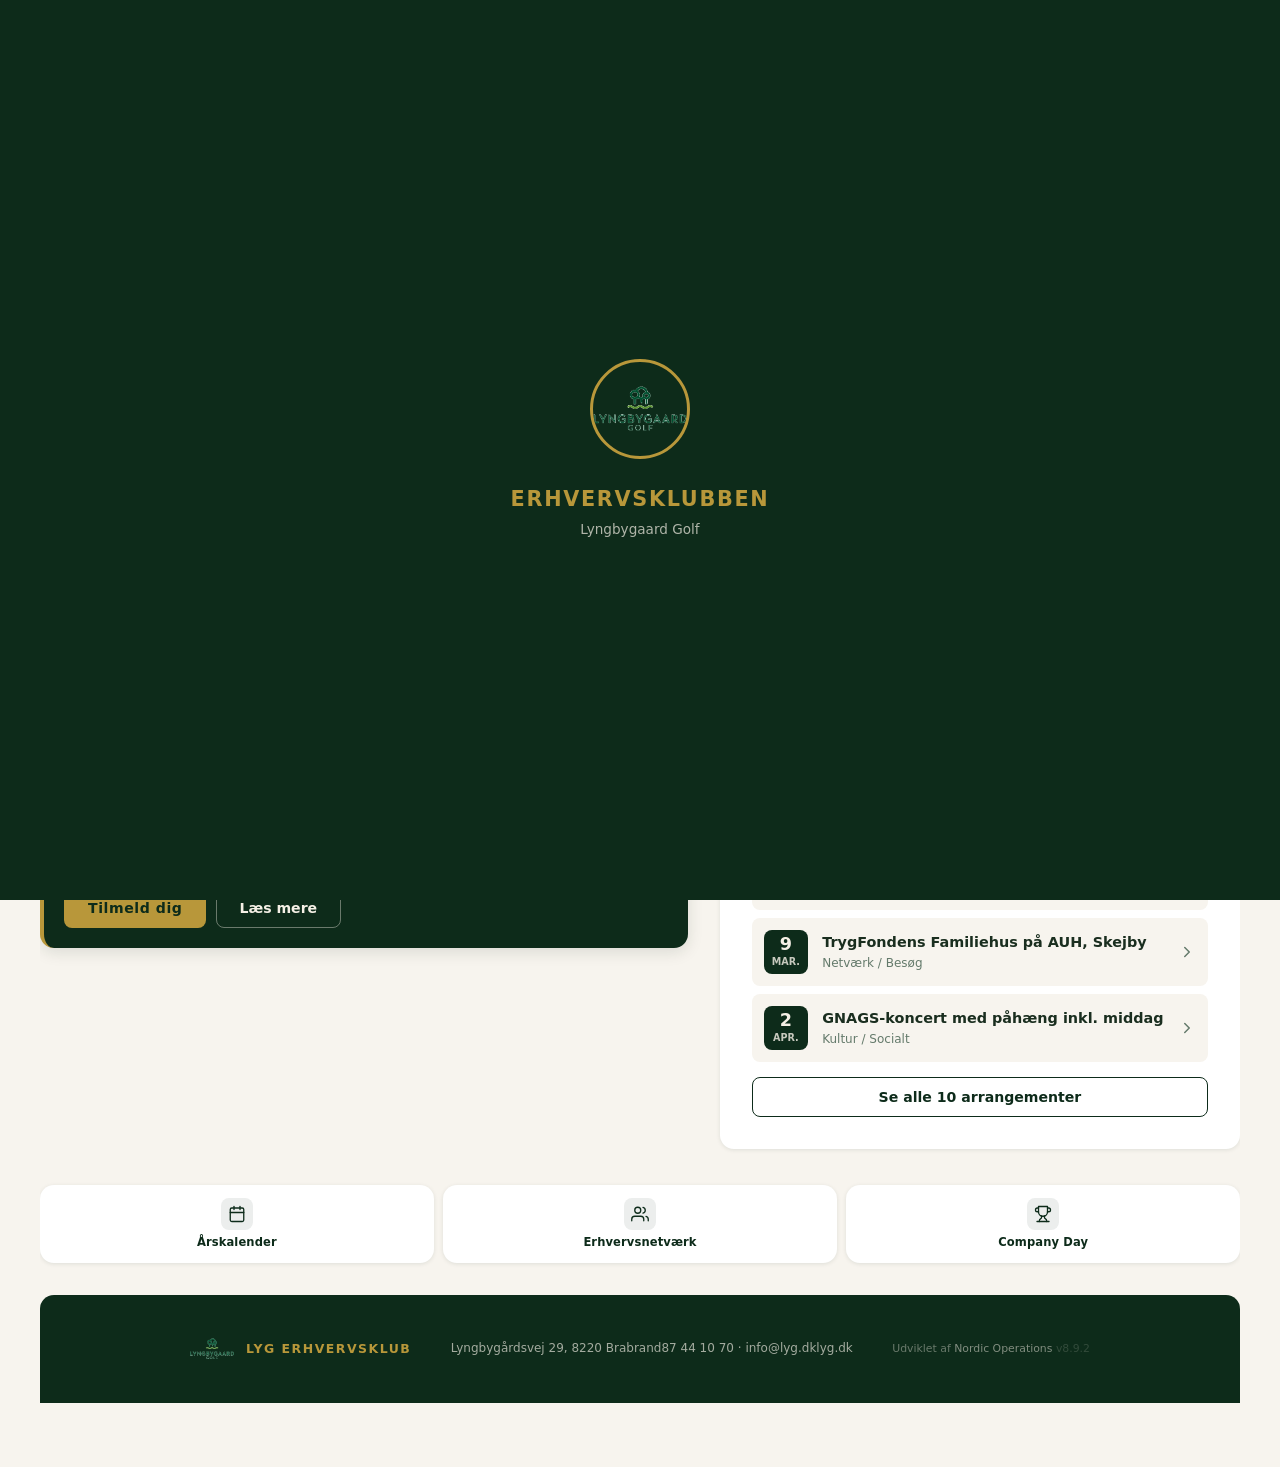
<file: index.html>
<!DOCTYPE html>
<html lang="da">
<head>
  <meta charset="UTF-8">
  <meta name="viewport" content="width=device-width, initial-scale=1.0, viewport-fit=cover">
  <meta name="theme-color" content="#0d2b1a">
  <meta name="description" content="Lyngbygaard Erhvervsklub — Golf, netværk og erhvervsarrangementer i Aarhus-regionen. 10 officielle arrangementer i 2027.">
  <meta name="apple-mobile-web-app-capable" content="yes">
  <meta name="apple-mobile-web-app-status-bar-style" content="black-translucent">
  <meta name="apple-mobile-web-app-title" content="EK">
  <meta name="mobile-web-app-capable" content="yes">
  <meta name="format-detection" content="telephone=no">

  <!-- Open Graph -->
  <meta property="og:type" content="website">
  <meta property="og:title" content="LYG Erhvervsklub">
  <meta property="og:description" content="Golf, netværk og erhvervsarrangementer i Aarhus-regionen.">
  <meta property="og:image" content="./images/klubhus-hero.jpg">

  <title>LYG Erhvervsklub</title>

  <!-- PWA -->
  <link rel="manifest" href="./manifest.json?v=8.9.2">
  <link rel="apple-touch-icon" href="./icons/icon-192.png">
  <link rel="icon" type="image/png" sizes="192x192" href="./icons/icon-192.png">

  <link rel="stylesheet" href="./style.css?v=8.9.2">
</head>
<body>

<!-- ══ SPLASH ══════════════════════════════════════════════════ -->
<div id="splash" aria-hidden="true" style="
  position:fixed;inset:0;z-index:500;
  background:#0d2b1a;
  display:flex;align-items:center;justify-content:center;flex-direction:column;gap:1rem;
">
  <img src="./images/lyg-logo-transparent.png" alt="LYG" width="80" height="80"
       style="border-radius:50%;border:3px solid #b8973a;"
       onerror="this.style.display='none'">
  <div style="color:#b8973a;font-size:1.1rem;font-weight:800;letter-spacing:.12em;">ERHVERVSKLUBBEN</div>
  <div style="color:rgba(245,240,230,.5);font-size:.75rem;">v8.9.1</div>
</div>

<!-- ══ INTRO OVERLAY (golf-kugle animation) ════════════════════ -->
<div id="intro-overlay" role="presentation" aria-hidden="true">
  <div class="intro-logo">
    <img src="./images/lyg-logo-transparent.png" alt="LYG" width="94" height="94"
         onerror="this.style.display='none'">
  </div>
  <div class="intro-tekst">
    <strong>ERHVERVSKLUBBEN</strong>
    <span>Lyngbygaard Golf</span>
  </div>
</div>

<!-- ══ TOP-NAVIGATION (vist kun på PC via CSS) ══════════════════ -->
<nav id="top-nav" class="top-nav bot-nav-hidden" role="navigation" aria-label="Topnavigation">
  <div class="top-nav-inner">
    <button class="top-nav-logo" onclick="navTil('forside')" aria-label="Forside">
      <img src="./images/lyg-logo-transparent.png" alt="LYG" width="36" height="36"
           onerror="this.style.display='none'">
      <span>LYG ERHVERVSKLUB</span>
    </button>
    <div class="top-nav-links" role="list">
      <button class="tn-link aktiv" data-side="forside" role="listitem" onclick="navTil('forside')">
        <svg width="15" height="15" viewBox="0 0 24 24" fill="none" stroke="currentColor" stroke-width="2" aria-hidden="true"><path d="M3 9l9-7 9 7v11a2 2 0 0 1-2 2H5a2 2 0 0 1-2-2z"/><polyline points="9 22 9 12 15 12 15 22"/></svg>
        Forside
      </button>
      <button class="tn-link" data-side="kalender" role="listitem" onclick="navTil('kalender')">
        <svg width="15" height="15" viewBox="0 0 24 24" fill="none" stroke="currentColor" stroke-width="2" aria-hidden="true"><rect x="3" y="4" width="18" height="18" rx="2"/><line x1="16" y1="2" x2="16" y2="6"/><line x1="8" y1="2" x2="8" y2="6"/><line x1="3" y1="10" x2="21" y2="10"/></svg>
        Kalender
      </button>
      <button class="tn-link" data-side="tilmelding" role="listitem" onclick="navTil('tilmelding')">
        <svg width="15" height="15" viewBox="0 0 24 24" fill="none" stroke="currentColor" stroke-width="2" aria-hidden="true"><path d="M17 21v-2a4 4 0 0 0-4-4H5a4 4 0 0 0-4 4v2"/><circle cx="9" cy="7" r="4"/><line x1="19" y1="8" x2="19" y2="14"/><line x1="22" y1="11" x2="16" y2="11"/></svg>
        Tilmeld
      </button>
      <button class="tn-link" data-side="golfarr" role="listitem" onclick="navTil('golfarr')">
        <svg width="15" height="15" viewBox="0 0 24 24" fill="none" stroke="currentColor" stroke-width="2" aria-hidden="true"><circle cx="12" cy="6" r="3"/><path d="M12 9v12"/><path d="M9 21h6"/></svg>
        EK-Golf
      </button>
      <button class="tn-link" data-side="om" role="listitem" onclick="navTil('om')">
        <svg width="15" height="15" viewBox="0 0 24 24" fill="none" stroke="currentColor" stroke-width="2" aria-hidden="true"><circle cx="12" cy="12" r="10"/><line x1="12" y1="8" x2="12" y2="12"/><line x1="12" y1="16" x2="12.01" y2="16"/></svg>
        Om EK
      </button>
      <button class="tn-link" data-side="nyheder" role="listitem" onclick="navTil('nyheder')">
        <svg width="15" height="15" viewBox="0 0 24 24" fill="none" stroke="currentColor" stroke-width="2" aria-hidden="true"><path d="M4 22h16a2 2 0 0 0 2-2V4a2 2 0 0 0-2-2H8a2 2 0 0 0-2 2v16a2 2 0 0 1-2 2zm0 0a2 2 0 0 1-2-2v-9c0-1.1.9-2 2-2h2"/></svg>
        Nyheder
      </button>
      <button class="tn-link" data-side="kontakt" role="listitem" onclick="navTil('kontakt')">
        <svg width="15" height="15" viewBox="0 0 24 24" fill="none" stroke="currentColor" stroke-width="2" aria-hidden="true"><path d="M22 16.92v3a2 2 0 0 1-2.18 2 19.79 19.79 0 0 1-8.63-3.07A19.5 19.5 0 0 1 4.69 13.6 19.79 19.79 0 0 1 1.61 5a2 2 0 0 1 1.99-2H6.6a2 2 0 0 1 2 1.72 12.84 12.84 0 0 0 .7 2.81 2 2 0 0 1-.45 2.11L7.91 10.5a16 16 0 0 0 6 6l.94-.94a2 2 0 0 1 2.11-.45 12.84 12.84 0 0 0 2.81.7A2 2 0 0 1 21.73 18z"/></svg>
        Kontakt
      </button>
    </div>
  </div>
</nav>

<!-- ══ APP WRAPPER ═════════════════════════════════════════════ -->
<div id="app-wrap" class="app-wrap">

  <!-- Informationsbjælke (næste arrangement) -->
  <div id="info-bjaelke" role="banner" aria-label="Næste arrangement"></div>

  <!-- Opdateringsbannet -->
  <div id="update-banner" role="alert" aria-live="polite">
    <span>Ny version klar 🎉</span>
    <button onclick="opdaterApp()">Opdatér nu</button>
  </div>

  <!-- Hovedindhold -->
  <main id="main-content" role="main" aria-label="Sideindhold"></main>

  <!-- ══ BUNDNAVIGATION ══════════════════════════════════════════ -->
  <nav id="bottom-nav" class="bot-nav" role="navigation" aria-label="Primær navigation">

    <!-- Forside -->
    <button class="nav-item active" data-side="forside" aria-label="Forside">
      <svg class="nav-ikon" viewBox="0 0 24 24" aria-hidden="true">
        <path d="M3 9l9-7 9 7v11a2 2 0 0 1-2 2H5a2 2 0 0 1-2-2z"/>
        <polyline points="9 22 9 12 15 12 15 22"/>
      </svg>
      <span>Forside</span>
    </button>

    <!-- Kalender -->
    <button class="nav-item" data-side="kalender" aria-label="Kalender">
      <svg class="nav-ikon" viewBox="0 0 24 24" aria-hidden="true">
        <rect x="3" y="4" width="18" height="18" rx="2" ry="2"/>
        <line x1="16" y1="2" x2="16" y2="6"/>
        <line x1="8" y1="2" x2="8" y2="6"/>
        <line x1="3" y1="10" x2="21" y2="10"/>
      </svg>
      <span>Kalender</span>
    </button>

    <!-- Tilmeld -->
    <button class="nav-item" data-side="tilmelding" aria-label="Tilmelding">
      <svg class="nav-ikon" viewBox="0 0 24 24" aria-hidden="true">
        <path d="M17 21v-2a4 4 0 0 0-4-4H5a4 4 0 0 0-4 4v2"/>
        <circle cx="9" cy="7" r="4"/>
        <line x1="19" y1="8" x2="19" y2="14"/>
        <line x1="22" y1="11" x2="16" y2="11"/>
      </svg>
      <span>Tilmeld</span>
    </button>

    <!-- EK-Golf -->
    <button class="nav-item" data-side="golfarr" aria-label="EK-Golf">
      <svg class="nav-ikon" viewBox="0 0 24 24" aria-hidden="true">
        <circle cx="12" cy="6" r="3"/>
        <path d="M12 9v12"/>
        <path d="M9 21h6"/>
        <path d="M12 9c-3 0-6 1.5-6 4s3 4 6 4 6-1.5 6-4"/>
      </svg>
      <span>EK-Golf</span>
    </button>

    <!-- Oversigt -->
    <button class="nav-item" data-side="mere" aria-label="Oversigt">
      <svg class="nav-ikon" viewBox="0 0 24 24" aria-hidden="true">
        <line x1="3" y1="12" x2="21" y2="12"/>
        <line x1="3" y1="6" x2="21" y2="6"/>
        <line x1="3" y1="18" x2="21" y2="18"/>
      </svg>
      <span>Oversigt</span>
    </button>

  </nav>
</div>

<!-- ══ INSTALLÉR-BANNER (Android/Desktop) ═════════════════════ -->
<div id="install-banner" role="complementary" aria-label="Installér app">
  <div>
    <strong>Installér EK-appen</strong><br>
    <span style="font-size:.8rem;opacity:.8">Gem den på din startskærm for hurtig adgang</span>
  </div>
  <div class="install-banner-knapper">
    <button class="knap-p sm" onclick="installApp()">Installér</button>
    <button class="knap-sek sm" style="color:rgba(255,255,255,.6);border-color:rgba(255,255,255,.3)" onclick="afvisInstall()">Nej tak</button>
  </div>
</div>

<!-- ══ IOS INSTALL MODAL ══════════════════════════════════════ -->
<div id="ios-install-modal" role="dialog" aria-modal="true" aria-label="Installér på iPhone">
  <div class="ios-modal-kort">
    <h2>📱 Installér EK-appen</h2>
    <p style="font-size:.85rem;opacity:.8;margin-bottom:1rem">Tilføj appen til din startskærm for den bedste oplevelse:</p>
    <div class="pwa-trin">
      <span class="pwa-nr">1</span>
      <p>Tryk på <strong>del-knappen ⬆</strong> nederst i Safari</p>
    </div>
    <div class="pwa-trin">
      <span class="pwa-nr">2</span>
      <p>Vælg <strong>"Føj til hjemmeskærm"</strong></p>
    </div>
    <div class="pwa-trin">
      <span class="pwa-nr">3</span>
      <p>Tryk <strong>"Tilføj"</strong></p>
    </div>
    <button class="knap-sek" style="color:var(--cr);border-color:rgba(245,240,230,.4);margin-top:1rem;width:100%"
            onclick="afvisIosInstall()">Luk</button>
  </div>
</div>

<!-- ══ OVERSIGT-MENU (Mere-siden) — v8.9.2 professionelt panel ═ -->
<div id="mere-menu" class="mm-backdrop" onclick="lukMereMenu()" aria-modal="true" role="dialog" aria-label="Oversigt">
  <div class="mm-panel" onclick="event.stopPropagation()">
    <div class="mm-topbar">
      <span class="mm-overskrift">OVERSIGT</span>
      <button class="mm-luk" onclick="lukMereMenu()" aria-label="Luk menu">
        <svg width="20" height="20" viewBox="0 0 24 24" fill="none" stroke="currentColor" stroke-width="2.5" stroke-linecap="round" stroke-linejoin="round"><line x1="18" y1="6" x2="6" y2="18"/><line x1="6" y1="6" x2="18" y2="18"/></svg>
      </button>
    </div>
    <nav class="mm-liste">
      <!-- Om Erhvervsklubben -->
      <button class="mm-punkt" onclick="lukMereMenu();navTil('om')">
        <span class="mm-ikon-wrap">
          <svg viewBox="0 0 24 24" fill="none" stroke="currentColor" stroke-width="1.75" stroke-linecap="round" stroke-linejoin="round"><path d="M17 21v-2a4 4 0 0 0-4-4H5a4 4 0 0 0-4 4v2"/><circle cx="9" cy="7" r="4"/><path d="M23 21v-2a4 4 0 0 0-3-3.87"/><path d="M16 3.13a4 4 0 0 1 0 7.75"/></svg>
        </span>
        <span class="mm-tekst">
          <strong>Om Erhvervsklubben</strong>
          <span>Netværk og fællesskab</span>
        </span>
        <svg class="mm-pil" viewBox="0 0 24 24" fill="none" stroke="currentColor" stroke-width="2" stroke-linecap="round" stroke-linejoin="round"><polyline points="9 18 15 12 9 6"/></svg>
      </button>
      <!-- Nyheder -->
      <button class="mm-punkt" onclick="lukMereMenu();navTil('nyheder')">
        <span class="mm-ikon-wrap">
          <svg viewBox="0 0 24 24" fill="none" stroke="currentColor" stroke-width="1.75" stroke-linecap="round" stroke-linejoin="round"><path d="M14 2H6a2 2 0 0 0-2 2v16a2 2 0 0 0 2 2h12a2 2 0 0 0 2-2V8z"/><polyline points="14 2 14 8 20 8"/><line x1="16" y1="13" x2="8" y2="13"/><line x1="16" y1="17" x2="8" y2="17"/><polyline points="10 9 9 9 8 9"/></svg>
        </span>
        <span class="mm-tekst">
          <strong>Nyheder</strong>
          <span>Seneste fra EK</span>
        </span>
        <svg class="mm-pil" viewBox="0 0 24 24" fill="none" stroke="currentColor" stroke-width="2" stroke-linecap="round" stroke-linejoin="round"><polyline points="9 18 15 12 9 6"/></svg>
      </button>
      <!-- Sponsorater -->
      <button class="mm-punkt" onclick="lukMereMenu();navTil('sponsor')">
        <span class="mm-ikon-wrap">
          <svg viewBox="0 0 24 24" fill="none" stroke="currentColor" stroke-width="1.75" stroke-linecap="round" stroke-linejoin="round"><polygon points="12 2 15.09 8.26 22 9.27 17 14.14 18.18 21.02 12 17.77 5.82 21.02 7 14.14 2 9.27 8.91 8.26 12 2"/></svg>
        </span>
        <span class="mm-tekst">
          <strong>Sponsorater</strong>
          <span>Bliv synlig partner</span>
        </span>
        <svg class="mm-pil" viewBox="0 0 24 24" fill="none" stroke="currentColor" stroke-width="2" stroke-linecap="round" stroke-linejoin="round"><polyline points="9 18 15 12 9 6"/></svg>
      </button>
      <!-- Kontakt -->
      <button class="mm-punkt" onclick="lukMereMenu();navTil('kontakt')">
        <span class="mm-ikon-wrap">
          <svg viewBox="0 0 24 24" fill="none" stroke="currentColor" stroke-width="1.75" stroke-linecap="round" stroke-linejoin="round"><path d="M4 4h16c1.1 0 2 .9 2 2v12c0 1.1-.9 2-2 2H4c-1.1 0-2-.9-2-2V6c0-1.1.9-2 2-2z"/><polyline points="22,6 12,13 2,6"/></svg>
        </span>
        <span class="mm-tekst">
          <strong>Kontakt</strong>
          <span>Skriv til os</span>
        </span>
        <svg class="mm-pil" viewBox="0 0 24 24" fill="none" stroke="currentColor" stroke-width="2" stroke-linecap="round" stroke-linejoin="round"><polyline points="9 18 15 12 9 6"/></svg>
      </button>
      <!-- Lyngbygaard.dk -->
      <a class="mm-punkt" href="https://lyg.dk" target="_blank" rel="noopener" onclick="lukMereMenu()">
        <span class="mm-ikon-wrap">
          <svg viewBox="0 0 24 24" fill="none" stroke="currentColor" stroke-width="1.75" stroke-linecap="round" stroke-linejoin="round"><circle cx="12" cy="12" r="10"/><line x1="2" y1="12" x2="22" y2="12"/><path d="M12 2a15.3 15.3 0 0 1 4 10 15.3 15.3 0 0 1-4 10 15.3 15.3 0 0 1-4-10 15.3 15.3 0 0 1 4-10z"/></svg>
        </span>
        <span class="mm-tekst">
          <strong>Lyngbygaard.dk</strong>
          <span>Klubbens hjemmeside</span>
        </span>
        <svg class="mm-pil" viewBox="0 0 24 24" fill="none" stroke="currentColor" stroke-width="2" stroke-linecap="round" stroke-linejoin="round"><path d="M18 13v6a2 2 0 0 1-2 2H5a2 2 0 0 1-2-2V8a2 2 0 0 1 2-2h6"/><polyline points="15 3 21 3 21 9"/><line x1="10" y1="14" x2="21" y2="3"/></svg>
      </a>
      <!-- Installér appen -->
      <button class="mm-punkt" id="mm-install-knap" style="display:none" onclick="lukMereMenu();visInstallPrompt()">
        <span class="mm-ikon-wrap">
          <svg viewBox="0 0 24 24" fill="none" stroke="currentColor" stroke-width="1.75" stroke-linecap="round" stroke-linejoin="round"><path d="M21 15v4a2 2 0 0 1-2 2H5a2 2 0 0 1-2-2v-4"/><polyline points="7 10 12 15 17 10"/><line x1="12" y1="15" x2="12" y2="3"/></svg>
        </span>
        <span class="mm-tekst">
          <strong>Installér appen</strong>
          <span>Tilføj til startskærm</span>
        </span>
        <svg class="mm-pil" viewBox="0 0 24 24" fill="none" stroke="currentColor" stroke-width="2" stroke-linecap="round" stroke-linejoin="round"><polyline points="9 18 15 12 9 6"/></svg>
      </button>
    </nav>
    <!-- Admin-link diskret i bunden -->
    <div class="mm-bund">
      <button class="mm-admin-knap" onclick="lukMereMenu();navTil('admin')">
        <svg width="13" height="13" viewBox="0 0 24 24" fill="none" stroke="currentColor" stroke-width="2" stroke-linecap="round" stroke-linejoin="round"><rect x="3" y="11" width="18" height="11" rx="2" ry="2"/><path d="M7 11V7a5 5 0 0 1 10 0v4"/></svg>
        Admin
      </button>
    </div>
  </div>
</div>

<script src="./app.js?v=8.9.2"></script>

<script>
// Oversigt-knap aktiverer det professionelle panel — v8.9.2
function lukMereMenu() {
  const menu = document.getElementById('mere-menu');
  if (menu) { menu.classList.remove('aaben'); setTimeout(() => { menu.style.display = 'none'; }, 220); }
}
function aabnMereMenu() {
  const menu = document.getElementById('mere-menu');
  if (menu) { menu.style.display = 'flex'; requestAnimationFrame(() => menu.classList.add('aaben')); }
}

document.addEventListener('DOMContentLoaded', () => {
  const mereKnap = document.querySelector('.nav-item[data-side="mere"]');
  if (mereKnap) {
    mereKnap.addEventListener('click', e => {
      e.stopPropagation();
      const menu = document.getElementById('mere-menu');
      if (!menu) return;
      if (menu.classList.contains('aaben')) { lukMereMenu(); } else { aabnMereMenu(); }
    });
  }
  // Installér-knap i Oversigt — vis kun hvis beforeinstallprompt er tilgængeligt
  window.addEventListener('beforeinstallprompt', (e) => {
    window._installPromptEvent = e;
    const knap = document.getElementById('mm-install-knap');
    if (knap) knap.style.display = 'flex';
  });
});

function visInstallPrompt() {
  if (window._installPromptEvent) {
    window._installPromptEvent.prompt();
    window._installPromptEvent.userChoice.then(() => { window._installPromptEvent = null; });
  }
}
</script>

</body>
</html>
</file>
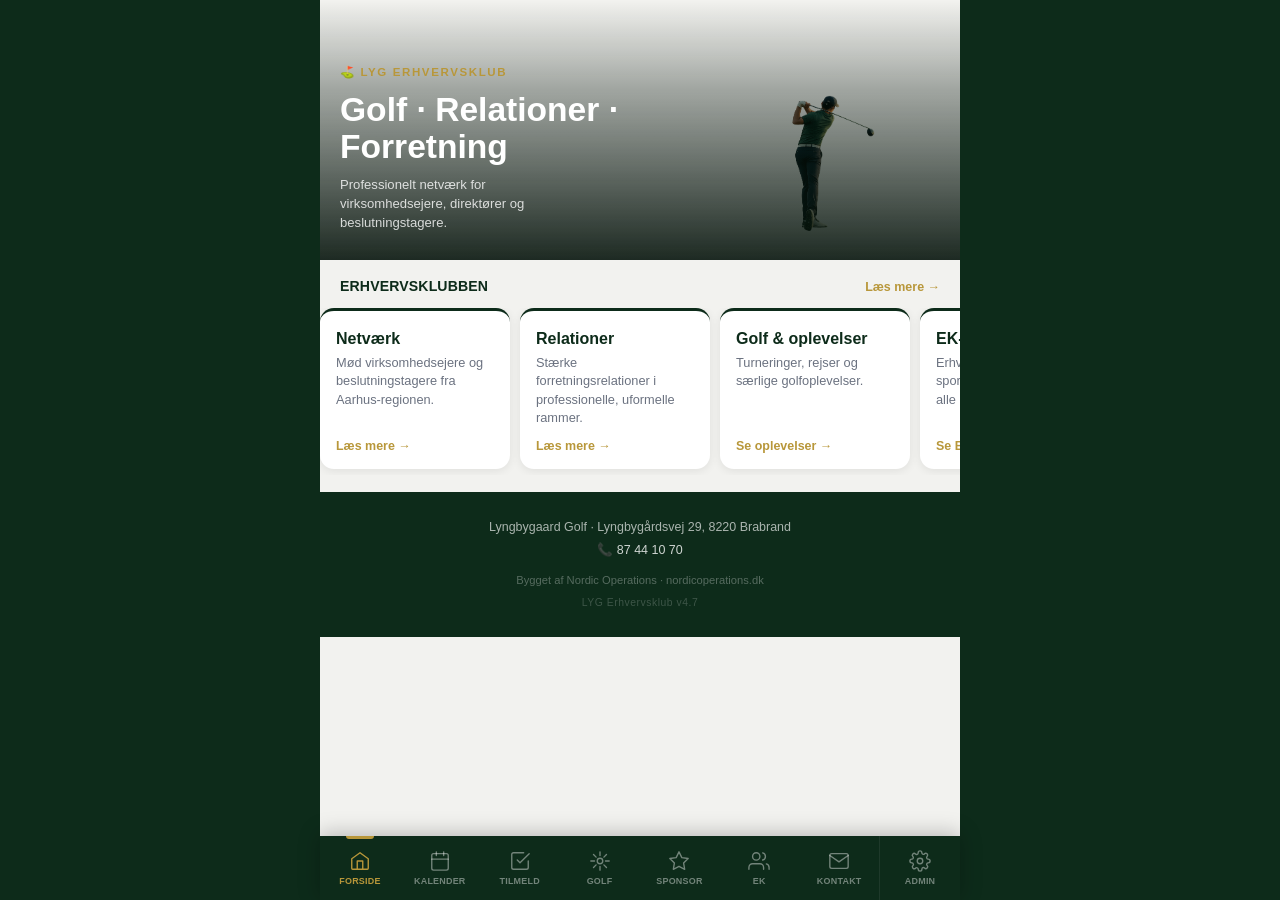
<file: ek47/index.html>
<!DOCTYPE html>
<html lang="da">
<head>
  <meta charset="UTF-8">
  <meta name="viewport" content="width=device-width, initial-scale=1.0, viewport-fit=cover">
  <meta name="description" content="Erhverv, netværk og golfoplevelser i Lyngbygaard Golf">
  <meta name="theme-color" content="#0d2b1a">

  <!-- iOS PWA -->
  <meta name="apple-mobile-web-app-capable" content="yes">
  <meta name="apple-mobile-web-app-status-bar-style" content="black-translucent">
  <meta name="apple-mobile-web-app-title" content="LYG Erhverv">
  <link rel="apple-touch-icon" sizes="192x192" href="./icons/icon-192.png">
  <link rel="apple-touch-icon" sizes="512x512" href="./icons/icon-512.png">
  <link rel="apple-touch-startup-image" href="./icons/icon-512.png">

  <!-- Android/Chrome PWA -->
  <meta name="mobile-web-app-capable" content="yes">
  <meta name="application-name" content="LYG Erhverv">

  <title>Lyngbygaard Erhvervsklub</title>

  <!-- v4.4 — skift versionsnummer her og i service-worker.js ved opdatering -->
  <link rel="manifest"   href="./manifest.json?v=4.7">
  <link rel="stylesheet" href="./style.css?v=4.7">

  <!-- Preload golfer-frames til animation -->
  <link rel="preload" as="image" href="./images/golfer-1-address.png">
  <link rel="preload" as="image" href="./images/golfer-2-backswing.png">
  <link rel="preload" as="image" href="./images/golfer-3-impact.png">
  <link rel="preload" as="image" href="./images/golfer-4-finish.png">

  <style>
    body { background: #0d2b1a; }
    #splash {
      position: fixed; inset: 0; background: #0d2b1a;
      display: flex; flex-direction: column;
      align-items: center; justify-content: center;
      z-index: 9999; transition: opacity .4s;
    }
    #splash .s-logo { font-size: 3rem; margin-bottom: 1rem; }
    #splash .s-navn { color: #b8973a; font-size: 1.1rem; font-weight: 800;
      font-family: -apple-system,sans-serif; letter-spacing: .04em; }
    #splash .s-sub  { color: rgba(255,255,255,.5); font-size: .8rem;
      font-family: -apple-system,sans-serif; margin-top: .3rem; }
  </style>
</head>
<body>

<div id="splash">
  <div class="s-logo">⛳</div>
  <div class="s-navn">LYG Erhvervsklub</div>
  <div class="s-sub">Lyngbygaard Golf</div>
</div>

<div id="app">

  <!-- Opdateringsbesked (vises når SW registrerer ny version) -->
  <div id="update-banner" style="display:none" role="alert">
    <span>🔄 Ny version tilgængelig</span>
    <button onclick="opdaterApp()">Opdater app</button>
    <button class="luk-banner" onclick="document.getElementById('update-banner').style.display='none'" aria-label="Luk">✕</button>
  </div>

  <!-- Installér-banner (Android/Chrome via beforeinstallprompt) -->
  <div id="install-banner" style="display:none" role="banner">
    <span>📲 Installér appen på din enhed</span>
    <button onclick="installApp()">Installér</button>
    <button class="luk-banner" onclick="afvisInstall()" aria-label="Luk">✕</button>
  </div>

  <!-- iOS installér-guide (vises én gang på iPhone/iPad i Safari) -->
  <div id="ios-install-modal" style="display:none" role="dialog" aria-modal="true">
    <div class="ios-modal-boks">
      <div class="ios-modal-ikon">⛳</div>
      <h2>Installer som app</h2>
      <p><strong>Lyngbygaard Erhvervsklub</strong></p>
      <p>Få hurtig adgang til kalender, tilmelding, GolfBox og erhvervsarrangementer.</p>
      <div class="ios-guide">
        <div class="ios-trin"><span>1</span><p>Tryk på <strong>del-knappen</strong> <span class="ios-ikon">⬆️</span> nederst i Safari</p></div>
        <div class="ios-trin"><span>2</span><p>Vælg <strong>»Føj til hjemmeskærm«</strong></p></div>
        <div class="ios-trin"><span>3</span><p>Tryk <strong>»Tilføj«</strong></p></div>
      </div>
      <button class="knap-p ios-luk" onclick="afvisIosInstall()">Forstået</button>
      <button class="ios-senere" onclick="afvisIosInstall()">Ikke nu</button>
    </div>
  </div>

  <!-- Push-notifikation dialog — vises første gang -->
  <div id="push-modal" style="display:none" role="dialog" aria-modal="true" aria-labelledby="push-modal-titel">
    <div class="push-modal-boks">
      <div class="push-modal-ikon">🔔</div>
      <h2 id="push-modal-titel">Vil du modtage påmindelser?</h2>
      <p>Få besked 14, 7 og 3 dage før kommende arrangementer i Erhvervsklubben.</p>
      <div class="push-modal-knapper">
        <button class="knap-p" onclick="accepterPush()">Ja, tak</button>
        <button class="ios-senere" onclick="afvisPush()">Nej tak</button>
      </div>
    </div>
  </div>

  <main id="main-content" role="main" aria-live="polite" aria-atomic="false"></main>

  <nav id="bottom-nav" role="navigation" aria-label="Hovedmenu">
    <button class="nav-item active" data-side="forside"    aria-label="Forside">  <span class="nav-ikon"><svg width="22" height="22" viewBox="0 0 24 24" fill="none" stroke="currentColor" stroke-width="1.5" stroke-linecap="round" stroke-linejoin="round"><path d="M3 9.5L12 3l9 6.5V20a1 1 0 0 1-1 1H4a1 1 0 0 1-1-1V9.5z"/><polyline points="9 21 9 12 15 12 15 21"/></svg></span><span class="nav-lbl">Forside</span>  </button>
    <button class="nav-item"        data-side="kalender"   aria-label="Kalender"> <span class="nav-ikon"><svg width="22" height="22" viewBox="0 0 24 24" fill="none" stroke="currentColor" stroke-width="1.5" stroke-linecap="round" stroke-linejoin="round"><rect x="3" y="4" width="18" height="18" rx="2"/><path d="M16 2v4M8 2v4M3 10h18"/></svg></span><span class="nav-lbl">Kalender</span> </button>
    <button class="nav-item"        data-side="tilmelding" aria-label="Tilmeld">  <span class="nav-ikon"><svg width="22" height="22" viewBox="0 0 24 24" fill="none" stroke="currentColor" stroke-width="1.5" stroke-linecap="round" stroke-linejoin="round"><path d="M9 11l3 3L22 4"/><path d="M21 12v7a2 2 0 0 1-2 2H5a2 2 0 0 1-2-2V5a2 2 0 0 1 2-2h11"/></svg></span><span class="nav-lbl">Tilmeld</span>  </button>
    <button class="nav-item"        data-side="golfarr"    aria-label="Golf">     <span class="nav-ikon"><svg width="22" height="22" viewBox="0 0 24 24" fill="none" stroke="currentColor" stroke-width="1.5" stroke-linecap="round" stroke-linejoin="round"><circle cx="12" cy="12" r="3"/><path d="M12 2v4M12 18v4M4.93 4.93l2.83 2.83M16.24 16.24l2.83 2.83M2 12h4M18 12h4M4.93 19.07l2.83-2.83M16.24 7.76l2.83-2.83"/></svg></span><span class="nav-lbl">Golf</span>     </button>
    <button class="nav-item"        data-side="sponsor"    aria-label="Sponsor">  <span class="nav-ikon"><svg width="22" height="22" viewBox="0 0 24 24" fill="none" stroke="currentColor" stroke-width="1.5" stroke-linecap="round" stroke-linejoin="round"><path d="M12 2l3.09 6.26L22 9.27l-5 4.87 1.18 6.88L12 17.77l-6.18 3.25L7 14.14 2 9.27l6.91-1.01L12 2z"/></svg></span><span class="nav-lbl">Sponsor</span>  </button>
    <button class="nav-item"        data-side="om"         aria-label="EK">       <span class="nav-ikon"><svg width="22" height="22" viewBox="0 0 24 24" fill="none" stroke="currentColor" stroke-width="1.5" stroke-linecap="round" stroke-linejoin="round"><path d="M17 21v-2a4 4 0 0 0-4-4H5a4 4 0 0 0-4 4v2"/><circle cx="9" cy="7" r="4"/><path d="M23 21v-2a4 4 0 0 0-3-3.87"/><path d="M16 3.13a4 4 0 0 1 0 7.75"/></svg></span><span class="nav-lbl">EK</span>       </button>
    <button class="nav-item"        data-side="kontakt"    aria-label="Kontakt">  <span class="nav-ikon"><svg width="22" height="22" viewBox="0 0 24 24" fill="none" stroke="currentColor" stroke-width="1.5" stroke-linecap="round" stroke-linejoin="round"><path d="M4 4h16c1.1 0 2 .9 2 2v12c0 1.1-.9 2-2 2H4c-1.1 0-2-.9-2-2V6c0-1.1.9-2 2-2z"/><polyline points="22,6 12,13 2,6"/></svg></span><span class="nav-lbl">Kontakt</span>  </button>
    <button class="nav-item nav-admin" data-side="admin"   aria-label="Admin">    <span class="nav-ikon"><svg width="22" height="22" viewBox="0 0 24 24" fill="none" stroke="currentColor" stroke-width="1.5" stroke-linecap="round" stroke-linejoin="round"><circle cx="12" cy="12" r="3"/><path d="M19.4 15a1.65 1.65 0 0 0 .33 1.82l.06.06a2 2 0 0 1-2.83 2.83l-.06-.06a1.65 1.65 0 0 0-1.82-.33 1.65 1.65 0 0 0-1 1.51V21a2 2 0 0 1-4 0v-.09A1.65 1.65 0 0 0 9 19.4a1.65 1.65 0 0 0-1.82.33l-.06.06a2 2 0 0 1-2.83-2.83l.06-.06A1.65 1.65 0 0 0 4.68 15a1.65 1.65 0 0 0-1.51-1H3a2 2 0 0 1 0-4h.09A1.65 1.65 0 0 0 4.6 9a1.65 1.65 0 0 0-.33-1.82l-.06-.06a2 2 0 0 1 2.83-2.83l.06.06A1.65 1.65 0 0 0 9 4.68a1.65 1.65 0 0 0 1-1.51V3a2 2 0 0 1 4 0v.09a1.65 1.65 0 0 0 1 1.51 1.65 1.65 0 0 0 1.82-.33l.06-.06a2 2 0 0 1 2.83 2.83l-.06.06A1.65 1.65 0 0 0 19.4 9a1.65 1.65 0 0 0 1.51 1H21a2 2 0 0 1 0 4h-.09a1.65 1.65 0 0 0-1.51 1z"/></svg></span><span class="nav-lbl">Admin</span>    </button>
  </nav>

</div>

<script src="./app.js?v=4.7"></script>
</body>
</html>
</file>
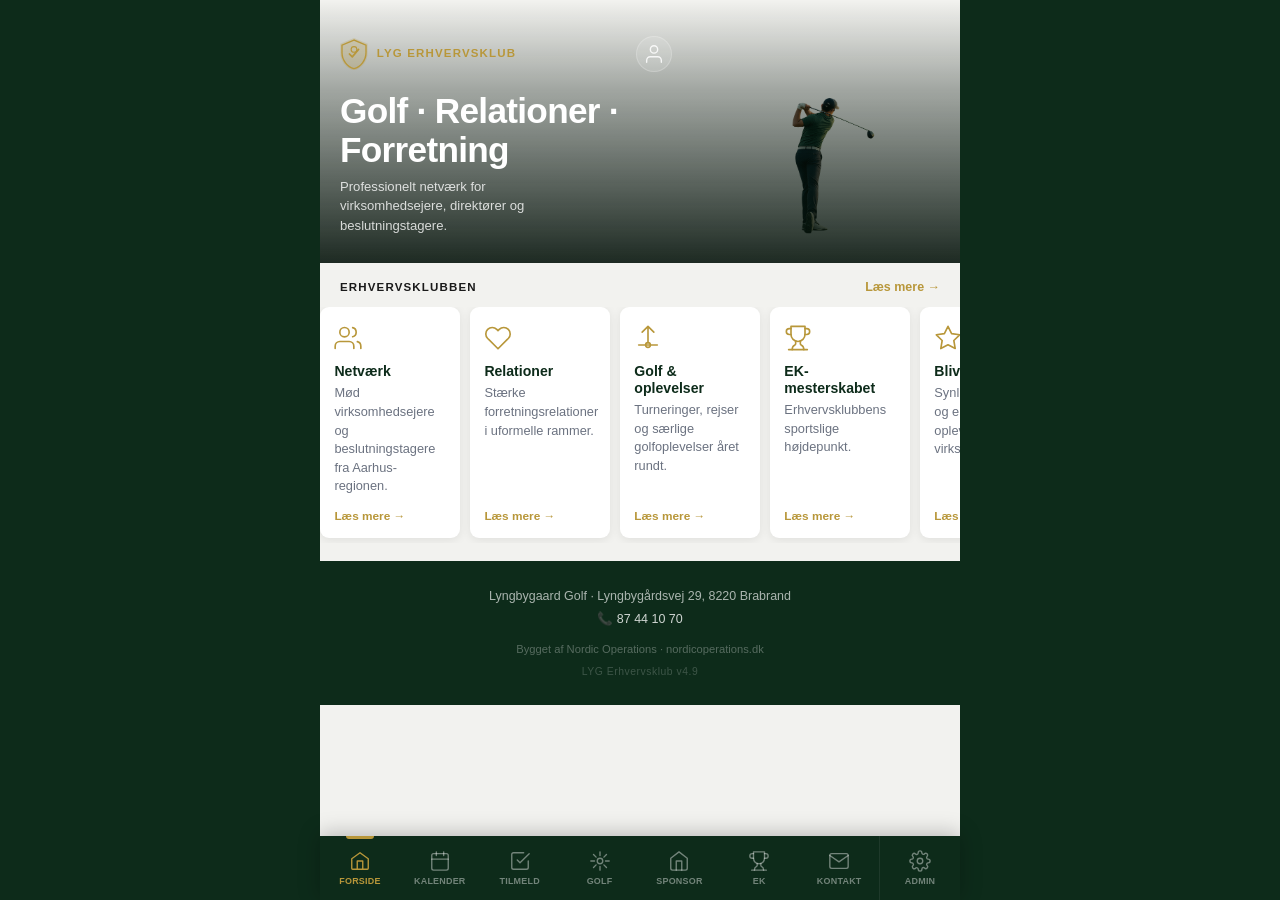
<file: ek48/index.html>
<!DOCTYPE html>
<html lang="da">
<head>
  <meta charset="UTF-8">
  <meta name="viewport" content="width=device-width, initial-scale=1.0, viewport-fit=cover">
  <meta name="description" content="Erhverv, netværk og golfoplevelser i Lyngbygaard Golf">
  <meta name="theme-color" content="#0d2b1a">

  <!-- iOS PWA -->
  <meta name="apple-mobile-web-app-capable" content="yes">
  <meta name="apple-mobile-web-app-status-bar-style" content="black-translucent">
  <meta name="apple-mobile-web-app-title" content="LYG Erhverv">
  <link rel="apple-touch-icon" sizes="192x192" href="./icons/icon-192.png">
  <link rel="apple-touch-icon" sizes="512x512" href="./icons/icon-512.png">
  <link rel="apple-touch-startup-image" href="./icons/icon-512.png">

  <!-- Android/Chrome PWA -->
  <meta name="mobile-web-app-capable" content="yes">
  <meta name="application-name" content="LYG Erhverv">

  <title>Lyngbygaard Erhvervsklub</title>

  <!-- v4.4 — skift versionsnummer her og i service-worker.js ved opdatering -->
  <link rel="manifest"   href="./manifest.json?v=4.9">
  <link rel="stylesheet" href="./style.css?v=4.9">

  <!-- Preload golfer-frames til animation -->
  <link rel="preload" as="image" href="./images/golfer-1-address.png">
  <link rel="preload" as="image" href="./images/golfer-2-backswing.png">
  <link rel="preload" as="image" href="./images/golfer-3-impact.png">
  <link rel="preload" as="image" href="./images/golfer-4-finish.png">

  <style>
    body { background: #0d2b1a; }
    #splash {
      position: fixed; inset: 0; background: #0d2b1a;
      display: flex; flex-direction: column;
      align-items: center; justify-content: center;
      z-index: 9999; transition: opacity .4s;
    }
    #splash .s-logo { font-size: 3rem; margin-bottom: 1rem; }
    #splash .s-navn { color: #b8973a; font-size: 1.1rem; font-weight: 800;
      font-family: -apple-system,sans-serif; letter-spacing: .04em; }
    #splash .s-sub  { color: rgba(255,255,255,.5); font-size: .8rem;
      font-family: -apple-system,sans-serif; margin-top: .3rem; }
  </style>
</head>
<body>

<div id="splash">
  <div class="s-logo">⛳</div>
  <div class="s-navn">LYG Erhvervsklub</div>
  <div class="s-sub">Lyngbygaard Golf</div>
</div>

<div id="app">

  <!-- Opdateringsbesked (vises når SW registrerer ny version) -->
  <div id="update-banner" style="display:none" role="alert">
    <span>🔄 Ny version tilgængelig</span>
    <button onclick="opdaterApp()">Opdater app</button>
    <button class="luk-banner" onclick="document.getElementById('update-banner').style.display='none'" aria-label="Luk">✕</button>
  </div>

  <!-- Installér-banner (Android/Chrome via beforeinstallprompt) -->
  <div id="install-banner" style="display:none" role="banner">
    <span>📲 Installér appen på din enhed</span>
    <button onclick="installApp()">Installér</button>
    <button class="luk-banner" onclick="afvisInstall()" aria-label="Luk">✕</button>
  </div>

  <!-- iOS installér-guide (vises én gang på iPhone/iPad i Safari) -->
  <div id="ios-install-modal" style="display:none" role="dialog" aria-modal="true">
    <div class="ios-modal-boks">
      <div class="ios-modal-ikon">⛳</div>
      <h2>Installer som app</h2>
      <p><strong>Lyngbygaard Erhvervsklub</strong></p>
      <p>Få hurtig adgang til kalender, tilmelding, GolfBox og erhvervsarrangementer.</p>
      <div class="ios-guide">
        <div class="ios-trin"><span>1</span><p>Tryk på <strong>del-knappen</strong> <span class="ios-ikon">⬆️</span> nederst i Safari</p></div>
        <div class="ios-trin"><span>2</span><p>Vælg <strong>»Føj til hjemmeskærm«</strong></p></div>
        <div class="ios-trin"><span>3</span><p>Tryk <strong>»Tilføj«</strong></p></div>
      </div>
      <button class="knap-p ios-luk" onclick="afvisIosInstall()">Forstået</button>
      <button class="ios-senere" onclick="afvisIosInstall()">Ikke nu</button>
    </div>
  </div>

  <!-- Push-notifikation dialog — vises første gang -->
  <div id="push-modal" style="display:none" role="dialog" aria-modal="true" aria-labelledby="push-modal-titel">
    <div class="push-modal-boks">
      <div class="push-modal-ikon">🔔</div>
      <h2 id="push-modal-titel">Vil du modtage påmindelser?</h2>
      <p>Få besked 14, 7 og 3 dage før kommende arrangementer i Erhvervsklubben.</p>
      <div class="push-modal-knapper">
        <button class="knap-p" onclick="accepterPush()">Ja, tak</button>
        <button class="ios-senere" onclick="afvisPush()">Nej tak</button>
      </div>
    </div>
  </div>

  <main id="main-content" role="main" aria-live="polite" aria-atomic="false"></main>

  <nav id="bottom-nav" role="navigation" aria-label="Hovedmenu">
    <button class="nav-item active" data-side="forside"    aria-label="Forside">  <span class="nav-ikon"><svg width="22" height="22" viewBox="0 0 24 24" fill="none" stroke="currentColor" stroke-width="1.5" stroke-linecap="round" stroke-linejoin="round"><path d="M3 9.5L12 3l9 6.5V20a1 1 0 0 1-1 1H4a1 1 0 0 1-1-1V9.5z"/><polyline points="9 21 9 12 15 12 15 21"/></svg></span><span class="nav-lbl">Forside</span>  </button>
    <button class="nav-item"        data-side="kalender"   aria-label="Kalender"> <span class="nav-ikon"><svg width="22" height="22" viewBox="0 0 24 24" fill="none" stroke="currentColor" stroke-width="1.5" stroke-linecap="round" stroke-linejoin="round"><rect x="3" y="4" width="18" height="18" rx="2"/><path d="M16 2v4M8 2v4M3 10h18"/></svg></span><span class="nav-lbl">Kalender</span> </button>
    <button class="nav-item"        data-side="tilmelding" aria-label="Tilmeld">  <span class="nav-ikon"><svg width="22" height="22" viewBox="0 0 24 24" fill="none" stroke="currentColor" stroke-width="1.5" stroke-linecap="round" stroke-linejoin="round"><path d="M9 11l3 3L22 4"/><path d="M21 12v7a2 2 0 0 1-2 2H5a2 2 0 0 1-2-2V5a2 2 0 0 1 2-2h11"/></svg></span><span class="nav-lbl">Tilmeld</span>  </button>
    <button class="nav-item"        data-side="golfarr"    aria-label="Golf">     <span class="nav-ikon"><svg width="22" height="22" viewBox="0 0 24 24" fill="none" stroke="currentColor" stroke-width="1.5" stroke-linecap="round" stroke-linejoin="round"><circle cx="12" cy="12" r="3"/><path d="M12 2v4M12 18v4M4.93 4.93l2.83 2.83M16.24 16.24l2.83 2.83M2 12h4M18 12h4M4.93 19.07l2.83-2.83M16.24 7.76l2.83-2.83"/></svg></span><span class="nav-lbl">Golf</span>     </button>
    <button class="nav-item"        data-side="sponsor"    aria-label="Sponsor">  <span class="nav-ikon"><svg width="22" height="22" viewBox="0 0 24 24" fill="none" stroke="currentColor" stroke-width="1.5" stroke-linecap="round" stroke-linejoin="round"><path d="M3 9l9-7 9 7v11a2 2 0 0 1-2 2H5a2 2 0 0 1-2-2z"/><polyline points="9 22 9 12 15 12 15 22"/></svg></span><span class="nav-lbl">Sponsor</span>  </button>
    <button class="nav-item"        data-side="om"         aria-label="EK">       <span class="nav-ikon"><svg width="22" height="22" viewBox="0 0 24 24" fill="none" stroke="currentColor" stroke-width="1.5" stroke-linecap="round" stroke-linejoin="round"><path d="M6 9H4.5a2.5 2.5 0 0 1 0-5H6"/><path d="M18 9h1.5a2.5 2.5 0 0 0 0-5H18"/><path d="M4 22h16"/><path d="M10 14.66V17c0 .55-.47.98-.97 1.21C7.85 18.75 7 20.24 7 22"/><path d="M14 14.66V17c0 .55.47.98.97 1.21C16.15 18.75 17 20.24 17 22"/><path d="M18 2H6v7a6 6 0 0 0 12 0V2z"/></svg></span><span class="nav-lbl">EK</span>       </button>
    <button class="nav-item"        data-side="kontakt"    aria-label="Kontakt">  <span class="nav-ikon"><svg width="22" height="22" viewBox="0 0 24 24" fill="none" stroke="currentColor" stroke-width="1.5" stroke-linecap="round" stroke-linejoin="round"><path d="M4 4h16c1.1 0 2 .9 2 2v12c0 1.1-.9 2-2 2H4c-1.1 0-2-.9-2-2V6c0-1.1.9-2 2-2z"/><polyline points="22,6 12,13 2,6"/></svg></span><span class="nav-lbl">Kontakt</span>  </button>
    <button class="nav-item nav-admin" data-side="admin"   aria-label="Admin">    <span class="nav-ikon"><svg width="22" height="22" viewBox="0 0 24 24" fill="none" stroke="currentColor" stroke-width="1.5" stroke-linecap="round" stroke-linejoin="round"><circle cx="12" cy="12" r="3"/><path d="M19.4 15a1.65 1.65 0 0 0 .33 1.82l.06.06a2 2 0 0 1-2.83 2.83l-.06-.06a1.65 1.65 0 0 0-1.82-.33 1.65 1.65 0 0 0-1 1.51V21a2 2 0 0 1-4 0v-.09A1.65 1.65 0 0 0 9 19.4a1.65 1.65 0 0 0-1.82.33l-.06.06a2 2 0 0 1-2.83-2.83l.06-.06A1.65 1.65 0 0 0 4.68 15a1.65 1.65 0 0 0-1.51-1H3a2 2 0 0 1 0-4h.09A1.65 1.65 0 0 0 4.6 9a1.65 1.65 0 0 0-.33-1.82l-.06-.06a2 2 0 0 1 2.83-2.83l.06.06A1.65 1.65 0 0 0 9 4.68a1.65 1.65 0 0 0 1-1.51V3a2 2 0 0 1 4 0v.09a1.65 1.65 0 0 0 1 1.51 1.65 1.65 0 0 0 1.82-.33l.06-.06a2 2 0 0 1 2.83 2.83l-.06.06A1.65 1.65 0 0 0 19.4 9a1.65 1.65 0 0 0 1.51 1H21a2 2 0 0 1 0 4h-.09a1.65 1.65 0 0 0-1.51 1z"/></svg></span><span class="nav-lbl">Admin</span>    </button>
  </nav>

</div>

<script src="./app.js?v=4.9"></script>
</body>
</html>
</file>
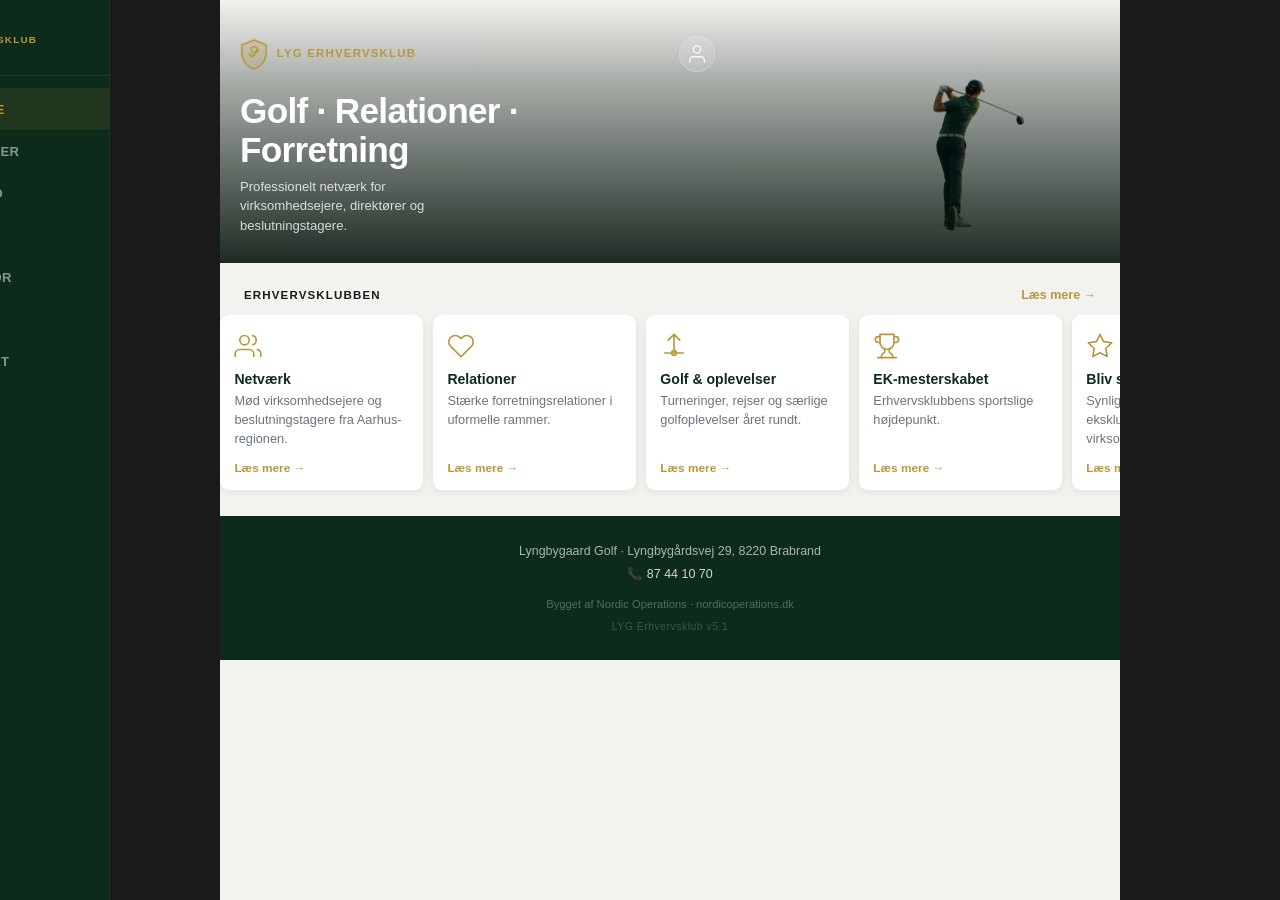
<file: ek50/index.html>
<!DOCTYPE html>
<html lang="da">
<head>
  <meta charset="UTF-8">
  <meta name="viewport" content="width=device-width, initial-scale=1.0, viewport-fit=cover">
  <meta name="description" content="Erhverv, netværk og golfoplevelser i Lyngbygaard Golf">
  <meta name="theme-color" content="#0d2b1a">

  <!-- iOS PWA -->
  <meta name="apple-mobile-web-app-capable" content="yes">
  <meta name="apple-mobile-web-app-status-bar-style" content="black-translucent">
  <meta name="apple-mobile-web-app-title" content="LYG Erhverv">
  <link rel="apple-touch-icon" sizes="192x192" href="./icons/icon-192.png">
  <link rel="apple-touch-icon" sizes="512x512" href="./icons/icon-512.png">
  <link rel="apple-touch-startup-image" href="./icons/icon-512.png">

  <!-- Android/Chrome PWA -->
  <meta name="mobile-web-app-capable" content="yes">
  <meta name="application-name" content="LYG Erhverv">

  <title>Lyngbygaard Erhvervsklub</title>

  <!-- v4.4 — skift versionsnummer her og i service-worker.js ved opdatering -->
  <link rel="manifest"   href="./manifest.json?v=5.0">
  <link rel="stylesheet" href="./style.css?v=5.0">

  <!-- Preload golfer-frames til animation -->
  <link rel="preload" as="image" href="./images/golfer-1-address.png">
  <link rel="preload" as="image" href="./images/golfer-2-backswing.png">
  <link rel="preload" as="image" href="./images/golfer-3-impact.png">
  <link rel="preload" as="image" href="./images/golfer-4-finish.png">

  <style>
    body { background: #0d2b1a; }
    #splash {
      position: fixed; inset: 0; background: #0d2b1a;
      display: flex; flex-direction: column;
      align-items: center; justify-content: center;
      z-index: 9999; transition: opacity .4s;
    }
    #splash .s-logo { font-size: 3rem; margin-bottom: 1rem; }
    #splash .s-navn { color: #b8973a; font-size: 1.1rem; font-weight: 800;
      font-family: -apple-system,sans-serif; letter-spacing: .04em; }
    #splash .s-sub  { color: rgba(255,255,255,.5); font-size: .8rem;
      font-family: -apple-system,sans-serif; margin-top: .3rem; }
  </style>
</head>
<body>

<div id="splash">
  <div class="s-logo">
    <svg width="48" height="56" viewBox="0 0 24 28" fill="none" xmlns="http://www.w3.org/2000/svg">
      <path d="M12 0L0 5v8c0 7.18 5.14 13.9 12 15.5C18.86 26.9 24 20.18 24 13V5L12 0z" fill="#b8973a" opacity=".2"/>
      <path d="M12 1.8L1.5 6.2V13c0 6.4 4.6 12.4 10.5 13.85C17.9 25.4 22.5 19.4 22.5 13V6.2L12 1.8z" stroke="#b8973a" stroke-width="1.2" fill="none"/>
      <path d="M8 14l2.5 2.5L16 10" stroke="#b8973a" stroke-width="1.5" stroke-linecap="round" stroke-linejoin="round"/>
      <circle cx="12" cy="9" r="2" stroke="#b8973a" stroke-width="1" fill="none"/>
    </svg>
  </div>
  <div class="s-navn">LYG Erhvervsklub</div>
  <div class="s-sub">Lyngbygaard Golf</div>
</div>

<div id="app">

  <!-- Opdateringsbesked (vises når SW registrerer ny version) -->
  <div id="update-banner" style="display:none" role="alert">
    <span>🔄 Ny version tilgængelig</span>
    <button onclick="opdaterApp()">Opdater app</button>
    <button class="luk-banner" onclick="document.getElementById('update-banner').style.display='none'" aria-label="Luk">✕</button>
  </div>

  <!-- Installér-banner (Android/Chrome via beforeinstallprompt) -->
  <div id="install-banner" style="display:none" role="banner">
    <span>📲 Installér appen på din enhed</span>
    <button onclick="installApp()">Installér</button>
    <button class="luk-banner" onclick="afvisInstall()" aria-label="Luk">✕</button>
  </div>

  <!-- iOS installér-guide (vises én gang på iPhone/iPad i Safari) -->
  <div id="ios-install-modal" style="display:none" role="dialog" aria-modal="true">
    <div class="ios-modal-boks">
      <div class="ios-modal-ikon">⛳</div>
      <h2>Installer som app</h2>
      <p><strong>Lyngbygaard Erhvervsklub</strong></p>
      <p>Få hurtig adgang til kalender, tilmelding, GolfBox og erhvervsarrangementer.</p>
      <div class="ios-guide">
        <div class="ios-trin"><span>1</span><p>Tryk på <strong>del-knappen</strong> <span class="ios-ikon">⬆️</span> nederst i Safari</p></div>
        <div class="ios-trin"><span>2</span><p>Vælg <strong>»Føj til hjemmeskærm«</strong></p></div>
        <div class="ios-trin"><span>3</span><p>Tryk <strong>»Tilføj«</strong></p></div>
      </div>
      <button class="knap-p ios-luk" onclick="afvisIosInstall()">Forstået</button>
      <button class="ios-senere" onclick="afvisIosInstall()">Ikke nu</button>
    </div>
  </div>

  <!-- Push-notifikation dialog — vises første gang -->
  <div id="push-modal" style="display:none" role="dialog" aria-modal="true" aria-labelledby="push-modal-titel">
    <div class="push-modal-boks">
      <div class="push-modal-ikon">🔔</div>
      <h2 id="push-modal-titel">Vil du modtage påmindelser?</h2>
      <p>Få besked 14, 7 og 3 dage før kommende arrangementer i Erhvervsklubben.</p>
      <div class="push-modal-knapper">
        <button class="knap-p" onclick="accepterPush()">Ja, tak</button>
        <button class="ios-senere" onclick="afvisPush()">Nej tak</button>
      </div>
    </div>
  </div>

  <main id="main-content" role="main" aria-live="polite" aria-atomic="false"></main>

  <nav id="bottom-nav" role="navigation" aria-label="Hovedmenu">
    <button class="nav-item active" data-side="forside"    aria-label="Forside">  <span class="nav-ikon"><svg width="22" height="22" viewBox="0 0 24 24" fill="none" stroke="currentColor" stroke-width="1.5" stroke-linecap="round" stroke-linejoin="round"><path d="M3 9.5L12 3l9 6.5V20a1 1 0 0 1-1 1H4a1 1 0 0 1-1-1V9.5z"/><polyline points="9 21 9 12 15 12 15 21"/></svg></span><span class="nav-lbl">Forside</span>  </button>
    <button class="nav-item"        data-side="kalender"   aria-label="Kalender"> <span class="nav-ikon"><svg width="22" height="22" viewBox="0 0 24 24" fill="none" stroke="currentColor" stroke-width="1.5" stroke-linecap="round" stroke-linejoin="round"><rect x="3" y="4" width="18" height="18" rx="2"/><path d="M16 2v4M8 2v4M3 10h18"/></svg></span><span class="nav-lbl">Kalender</span> </button>
    <button class="nav-item"        data-side="tilmelding" aria-label="Tilmeld">  <span class="nav-ikon"><svg width="22" height="22" viewBox="0 0 24 24" fill="none" stroke="currentColor" stroke-width="1.5" stroke-linecap="round" stroke-linejoin="round"><path d="M9 11l3 3L22 4"/><path d="M21 12v7a2 2 0 0 1-2 2H5a2 2 0 0 1-2-2V5a2 2 0 0 1 2-2h11"/></svg></span><span class="nav-lbl">Tilmeld</span>  </button>
    <button class="nav-item"        data-side="golfarr"    aria-label="Golf">     <span class="nav-ikon"><svg width="22" height="22" viewBox="0 0 24 24" fill="none" stroke="currentColor" stroke-width="1.5" stroke-linecap="round" stroke-linejoin="round"><circle cx="12" cy="12" r="3"/><path d="M12 2v4M12 18v4M4.93 4.93l2.83 2.83M16.24 16.24l2.83 2.83M2 12h4M18 12h4M4.93 19.07l2.83-2.83M16.24 7.76l2.83-2.83"/></svg></span><span class="nav-lbl">Golf</span>     </button>
    <button class="nav-item"        data-side="sponsor"    aria-label="Sponsor">  <span class="nav-ikon"><svg width="22" height="22" viewBox="0 0 24 24" fill="none" stroke="currentColor" stroke-width="1.5" stroke-linecap="round" stroke-linejoin="round"><path d="M3 9l9-7 9 7v11a2 2 0 0 1-2 2H5a2 2 0 0 1-2-2z"/><polyline points="9 22 9 12 15 12 15 22"/></svg></span><span class="nav-lbl">Sponsor</span>  </button>
    <button class="nav-item"        data-side="om"         aria-label="EK">       <span class="nav-ikon"><svg width="22" height="22" viewBox="0 0 24 24" fill="none" stroke="currentColor" stroke-width="1.5" stroke-linecap="round" stroke-linejoin="round"><path d="M6 9H4.5a2.5 2.5 0 0 1 0-5H6"/><path d="M18 9h1.5a2.5 2.5 0 0 0 0-5H18"/><path d="M4 22h16"/><path d="M10 14.66V17c0 .55-.47.98-.97 1.21C7.85 18.75 7 20.24 7 22"/><path d="M14 14.66V17c0 .55.47.98.97 1.21C16.15 18.75 17 20.24 17 22"/><path d="M18 2H6v7a6 6 0 0 0 12 0V2z"/></svg></span><span class="nav-lbl">EK</span>       </button>
    <button class="nav-item"        data-side="kontakt"    aria-label="Kontakt">  <span class="nav-ikon"><svg width="22" height="22" viewBox="0 0 24 24" fill="none" stroke="currentColor" stroke-width="1.5" stroke-linecap="round" stroke-linejoin="round"><path d="M4 4h16c1.1 0 2 .9 2 2v12c0 1.1-.9 2-2 2H4c-1.1 0-2-.9-2-2V6c0-1.1.9-2 2-2z"/><polyline points="22,6 12,13 2,6"/></svg></span><span class="nav-lbl">Kontakt</span>  </button>
    <button class="nav-item nav-admin" data-side="admin"   aria-label="Admin">    <span class="nav-ikon"><svg width="22" height="22" viewBox="0 0 24 24" fill="none" stroke="currentColor" stroke-width="1.5" stroke-linecap="round" stroke-linejoin="round"><circle cx="12" cy="12" r="3"/><path d="M19.4 15a1.65 1.65 0 0 0 .33 1.82l.06.06a2 2 0 0 1-2.83 2.83l-.06-.06a1.65 1.65 0 0 0-1.82-.33 1.65 1.65 0 0 0-1 1.51V21a2 2 0 0 1-4 0v-.09A1.65 1.65 0 0 0 9 19.4a1.65 1.65 0 0 0-1.82.33l-.06.06a2 2 0 0 1-2.83-2.83l.06-.06A1.65 1.65 0 0 0 4.68 15a1.65 1.65 0 0 0-1.51-1H3a2 2 0 0 1 0-4h.09A1.65 1.65 0 0 0 4.6 9a1.65 1.65 0 0 0-.33-1.82l-.06-.06a2 2 0 0 1 2.83-2.83l.06.06A1.65 1.65 0 0 0 9 4.68a1.65 1.65 0 0 0 1-1.51V3a2 2 0 0 1 4 0v.09a1.65 1.65 0 0 0 1 1.51 1.65 1.65 0 0 0 1.82-.33l.06-.06a2 2 0 0 1 2.83 2.83l-.06.06A1.65 1.65 0 0 0 19.4 9a1.65 1.65 0 0 0 1.51 1H21a2 2 0 0 1 0 4h-.09a1.65 1.65 0 0 0-1.51 1z"/></svg></span><span class="nav-lbl">Admin</span>    </button>
  </nav>

</div>

<script src="./app.js?v=5.0"></script>
</body>
</html>
</file>
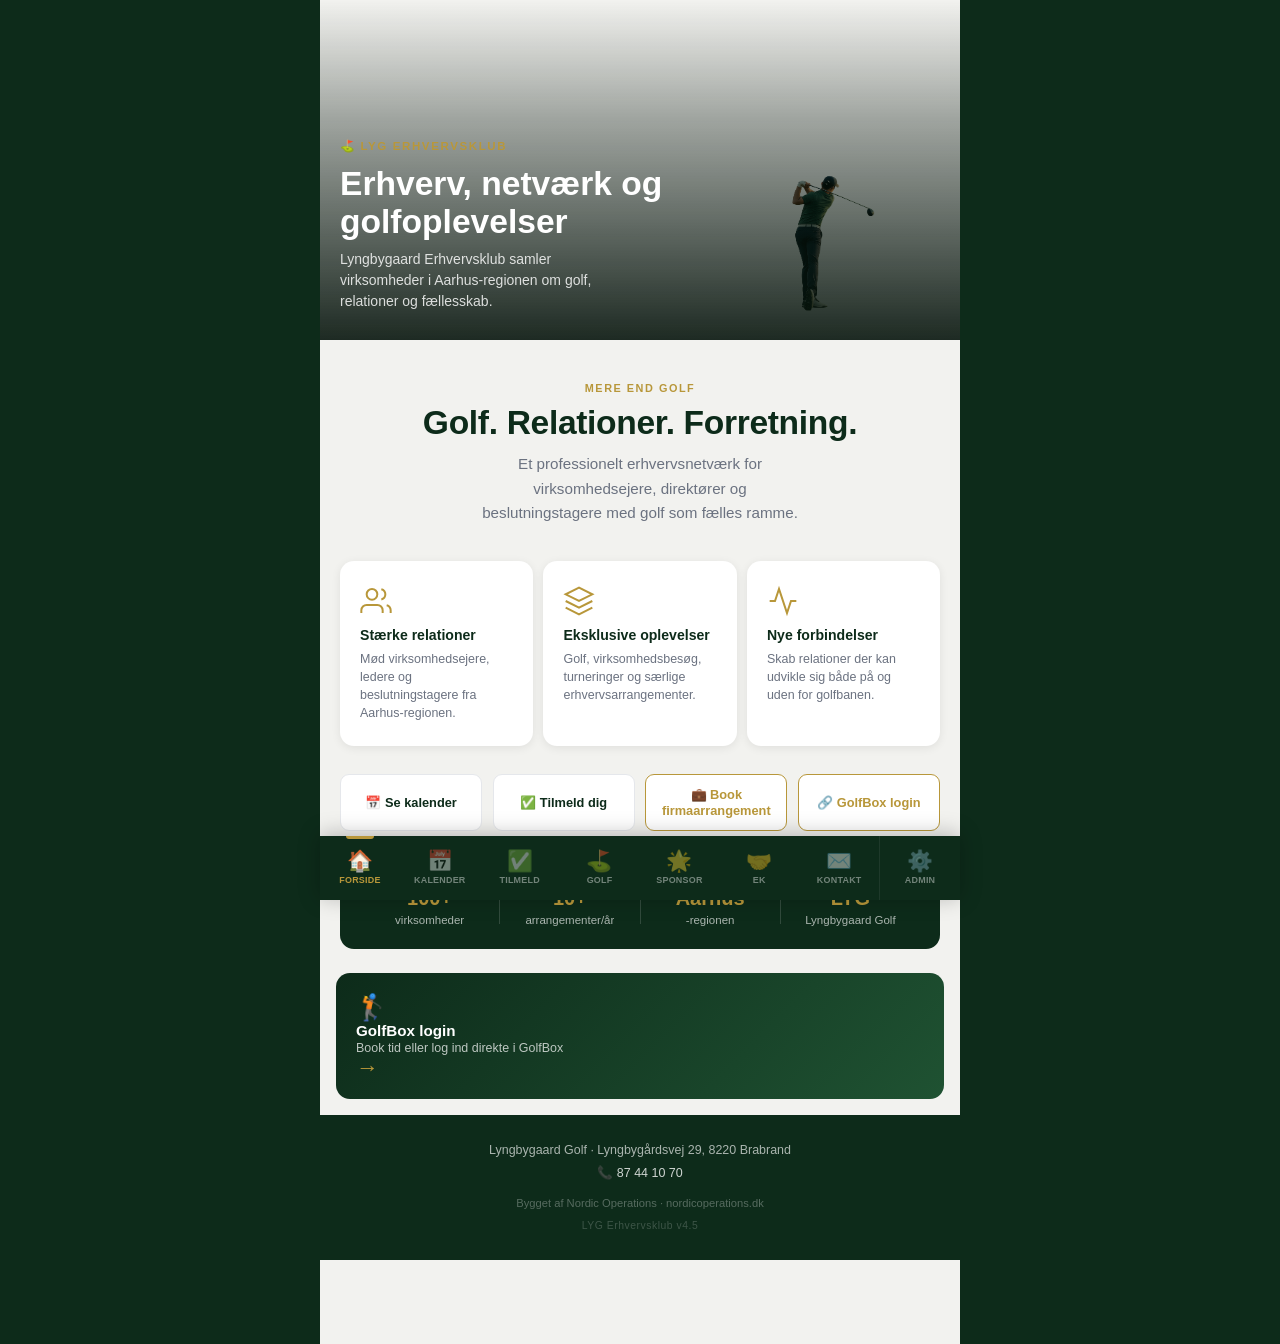
<file: lyg-ek43/index.html>
<!DOCTYPE html>
<html lang="da">
<head>
  <meta charset="UTF-8">
  <meta name="viewport" content="width=device-width, initial-scale=1.0, viewport-fit=cover">
  <meta name="description" content="Erhverv, netværk og golfoplevelser i Lyngbygaard Golf">
  <meta name="theme-color" content="#0d2b1a">

  <!-- iOS PWA -->
  <meta name="apple-mobile-web-app-capable" content="yes">
  <meta name="apple-mobile-web-app-status-bar-style" content="black-translucent">
  <meta name="apple-mobile-web-app-title" content="LYG Erhverv">
  <link rel="apple-touch-icon" sizes="192x192" href="./icons/icon-192.png">
  <link rel="apple-touch-icon" sizes="512x512" href="./icons/icon-512.png">
  <link rel="apple-touch-startup-image" href="./icons/icon-512.png">

  <!-- Android/Chrome PWA -->
  <meta name="mobile-web-app-capable" content="yes">
  <meta name="application-name" content="LYG Erhverv">

  <title>Lyngbygaard Erhvervsklub</title>

  <!-- v4.4 — skift versionsnummer her og i service-worker.js ved opdatering -->
  <link rel="manifest"   href="./manifest.json?v=4.5">
  <link rel="stylesheet" href="./style.css?v=4.5">

  <!-- Preload golfer-frames til animation -->
  <link rel="preload" as="image" href="./images/golfer-1-address.png">
  <link rel="preload" as="image" href="./images/golfer-2-backswing.png">
  <link rel="preload" as="image" href="./images/golfer-3-impact.png">
  <link rel="preload" as="image" href="./images/golfer-4-finish.png">

  <style>
    body { background: #0d2b1a; }
    #splash {
      position: fixed; inset: 0; background: #0d2b1a;
      display: flex; flex-direction: column;
      align-items: center; justify-content: center;
      z-index: 9999; transition: opacity .4s;
    }
    #splash .s-logo { font-size: 3rem; margin-bottom: 1rem; }
    #splash .s-navn { color: #b8973a; font-size: 1.1rem; font-weight: 800;
      font-family: -apple-system,sans-serif; letter-spacing: .04em; }
    #splash .s-sub  { color: rgba(255,255,255,.5); font-size: .8rem;
      font-family: -apple-system,sans-serif; margin-top: .3rem; }
  </style>
</head>
<body>

<div id="splash">
  <div class="s-logo">⛳</div>
  <div class="s-navn">LYG Erhvervsklub</div>
  <div class="s-sub">Lyngbygaard Golf</div>
</div>

<div id="app">

  <!-- Opdateringsbesked (vises når SW registrerer ny version) -->
  <div id="update-banner" style="display:none" role="alert">
    <span>🔄 Ny version tilgængelig</span>
    <button onclick="opdaterApp()">Opdater app</button>
    <button class="luk-banner" onclick="document.getElementById('update-banner').style.display='none'" aria-label="Luk">✕</button>
  </div>

  <!-- Installér-banner (Android/Chrome via beforeinstallprompt) -->
  <div id="install-banner" style="display:none" role="banner">
    <span>📲 Installér appen på din enhed</span>
    <button onclick="installApp()">Installér</button>
    <button class="luk-banner" onclick="afvisInstall()" aria-label="Luk">✕</button>
  </div>

  <!-- iOS installér-guide (vises én gang på iPhone/iPad i Safari) -->
  <div id="ios-install-modal" style="display:none" role="dialog" aria-modal="true">
    <div class="ios-modal-boks">
      <div class="ios-modal-ikon">⛳</div>
      <h2>Installer som app</h2>
      <p><strong>Lyngbygaard Erhvervsklub</strong></p>
      <p>Få hurtig adgang til kalender, tilmelding, GolfBox og erhvervsarrangementer.</p>
      <div class="ios-guide">
        <div class="ios-trin"><span>1</span><p>Tryk på <strong>del-knappen</strong> <span class="ios-ikon">⬆️</span> nederst i Safari</p></div>
        <div class="ios-trin"><span>2</span><p>Vælg <strong>»Føj til hjemmeskærm«</strong></p></div>
        <div class="ios-trin"><span>3</span><p>Tryk <strong>»Tilføj«</strong></p></div>
      </div>
      <button class="knap-p ios-luk" onclick="afvisIosInstall()">Forstået</button>
      <button class="ios-senere" onclick="afvisIosInstall()">Ikke nu</button>
    </div>
  </div>

  <!-- Push-notifikation dialog — vises første gang -->
  <div id="push-modal" style="display:none" role="dialog" aria-modal="true" aria-labelledby="push-modal-titel">
    <div class="push-modal-boks">
      <div class="push-modal-ikon">🔔</div>
      <h2 id="push-modal-titel">Vil du modtage påmindelser?</h2>
      <p>Få besked 14, 7 og 3 dage før kommende arrangementer i Erhvervsklubben.</p>
      <div class="push-modal-knapper">
        <button class="knap-p" onclick="accepterPush()">Ja, tak</button>
        <button class="ios-senere" onclick="afvisPush()">Nej tak</button>
      </div>
    </div>
  </div>

  <main id="main-content" role="main" aria-live="polite" aria-atomic="false"></main>

  <nav id="bottom-nav" role="navigation" aria-label="Hovedmenu">
    <button class="nav-item active" data-side="forside"    aria-label="Forside">  <span class="nav-ikon">🏠</span><span class="nav-lbl">Forside</span>  </button>
    <button class="nav-item"        data-side="kalender"   aria-label="Kalender"> <span class="nav-ikon">📅</span><span class="nav-lbl">Kalender</span> </button>
    <button class="nav-item"        data-side="tilmelding" aria-label="Tilmeld">  <span class="nav-ikon">✅</span><span class="nav-lbl">Tilmeld</span>  </button>
    <button class="nav-item"        data-side="golfarr"    aria-label="Golf">     <span class="nav-ikon">⛳</span><span class="nav-lbl">Golf</span>     </button>
    <button class="nav-item"        data-side="sponsor"    aria-label="Sponsor">  <span class="nav-ikon">🌟</span><span class="nav-lbl">Sponsor</span>  </button>
    <button class="nav-item"        data-side="om"         aria-label="EK">       <span class="nav-ikon">🤝</span><span class="nav-lbl">EK</span>       </button>
    <button class="nav-item"        data-side="kontakt"    aria-label="Kontakt">  <span class="nav-ikon">✉️</span><span class="nav-lbl">Kontakt</span>  </button>
    <button class="nav-item nav-admin" data-side="admin"   aria-label="Admin">    <span class="nav-ikon">⚙️</span><span class="nav-lbl">Admin</span>    </button>
  </nav>

</div>

<script src="./app.js?v=4.5"></script>
</body>
</html>
</file>
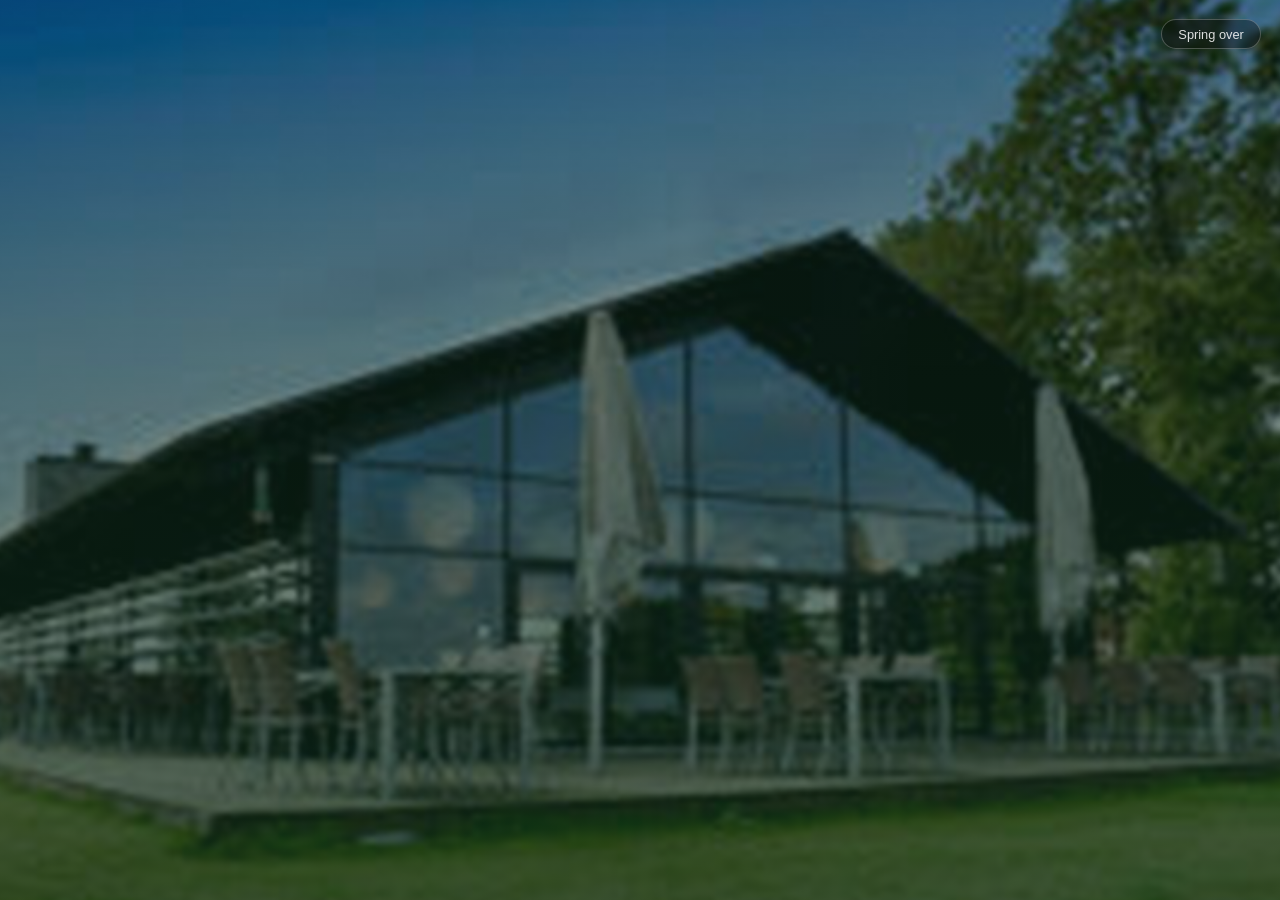
<file: lyg-v82/index.html>
<!DOCTYPE html>
<html lang="da">
<head>
  <meta charset="UTF-8">
  <meta name="viewport" content="width=device-width, initial-scale=1.0, viewport-fit=cover">
  <meta name="description" content="Erhverv, netværk og golfoplevelser i Lyngbygaard Golf">
  <meta name="theme-color" content="#0d2b1a">

  <!-- iOS PWA -->
  <meta name="apple-mobile-web-app-capable" content="yes">
  <meta name="apple-mobile-web-app-status-bar-style" content="black-translucent">
  <meta name="apple-mobile-web-app-title" content="LYG Erhverv">
  <link rel="apple-touch-icon" sizes="192x192" href="./icons/icon-192.png">
  <link rel="apple-touch-icon" sizes="512x512" href="./icons/icon-512.png">
  <link rel="apple-touch-startup-image" href="./icons/icon-512.png">

  <!-- Android/Chrome PWA -->
  <meta name="mobile-web-app-capable" content="yes">
  <meta name="application-name" content="LYG Erhverv">

  <title>Lyngbygaard Erhvervsklub</title>

  <!-- v8.2 — skift versionsnummer her og i service-worker.js ved opdatering -->
  <link rel="manifest"   href="./manifest.json?v=8.2">
  <link rel="stylesheet" href="./style.css?v=8.2">

  <!-- Ingen Supabase i v8.2 — backend er Google Apps Script -->

  <!-- Preload golfer-frames til animation -->
  <link rel="preload" as="image" href="./images/golfer-1-address.png">
  <link rel="preload" as="image" href="./images/golfer-2-backswing.png">
  <link rel="preload" as="image" href="./images/golfer-3-impact.png">
  <link rel="preload" as="image" href="./images/golfer-4-finish.png">

  <style>
    body { background: #0d2b1a; }
    #splash {
      position: fixed; inset: 0; background: #0d2b1a;
      display: flex; flex-direction: column;
      align-items: center; justify-content: center;
      z-index: 9999; transition: opacity .4s;
    }
    #splash .s-logo { font-size: 3rem; margin-bottom: 1rem; }
    #splash .s-navn { color: #b8973a; font-size: 1.1rem; font-weight: 800;
      font-family: -apple-system,sans-serif; letter-spacing: .04em; }
    #splash .s-sub  { color: rgba(255,255,255,.5); font-size: .8rem;
      font-family: -apple-system,sans-serif; margin-top: .3rem; }
  </style>
</head>
<body>

<div id="splash">
  <div class="s-logo">
    <svg width="48" height="56" viewBox="0 0 24 28" fill="none" xmlns="http://www.w3.org/2000/svg">
      <path d="M12 0L0 5v8c0 7.18 5.14 13.9 12 15.5C18.86 26.9 24 20.18 24 13V5L12 0z" fill="#b8973a" opacity=".2"/>
      <path d="M12 1.8L1.5 6.2V13c0 6.4 4.6 12.4 10.5 13.85C17.9 25.4 22.5 19.4 22.5 13V6.2L12 1.8z" stroke="#b8973a" stroke-width="1.2" fill="none"/>
      <path d="M8 14l2.5 2.5L16 10" stroke="#b8973a" stroke-width="1.5" stroke-linecap="round" stroke-linejoin="round"/>
      <circle cx="12" cy="9" r="2" stroke="#b8973a" stroke-width="1" fill="none"/>
    </svg>
  </div>
  <div class="s-navn">LYG Erhvervsklub</div>
  <div class="s-sub">Lyngbygaard Golf</div>
</div>

<div id="app">

  <!-- Opdateringsbesked (vises når SW registrerer ny version) -->
  <div id="update-banner" style="display:none" role="alert">
    <span>
      <svg width="16" height="16" viewBox="0 0 24 24" fill="none" stroke="currentColor" stroke-width="2" stroke-linecap="round" stroke-linejoin="round" aria-hidden="true" style="vertical-align:-2px;margin-right:5px"><polyline points="23 4 23 10 17 10"/><path d="M20.49 15a9 9 0 1 1-2.12-9.36L23 10"/></svg>
      Ny version tilgængelig
    </span>
    <button onclick="opdaterApp()">Opdater app</button>
    <button class="luk-banner" onclick="document.getElementById('update-banner').style.display='none'" aria-label="Luk">
      <svg width="14" height="14" viewBox="0 0 24 24" fill="none" stroke="currentColor" stroke-width="2.5" stroke-linecap="round"><line x1="18" y1="6" x2="6" y2="18"/><line x1="6" y1="6" x2="18" y2="18"/></svg>
    </button>
  </div>

  <!-- Installér-banner (Android/Chrome via beforeinstallprompt) -->
  <div id="install-banner" style="display:none" role="banner">
    <span>
      <svg width="16" height="16" viewBox="0 0 24 24" fill="none" stroke="currentColor" stroke-width="2" stroke-linecap="round" stroke-linejoin="round" aria-hidden="true" style="vertical-align:-2px;margin-right:5px"><rect x="5" y="2" width="14" height="20" rx="2"/><line x1="12" y1="10" x2="12" y2="16"/><polyline points="9 13 12 16 15 13"/></svg>
      Installér appen på din enhed
    </span>
    <button onclick="installApp()">Installér</button>
    <button class="luk-banner" onclick="afvisInstall()" aria-label="Luk">
      <svg width="14" height="14" viewBox="0 0 24 24" fill="none" stroke="currentColor" stroke-width="2.5" stroke-linecap="round"><line x1="18" y1="6" x2="6" y2="18"/><line x1="6" y1="6" x2="18" y2="18"/></svg>
    </button>
  </div>

  <!-- iOS installér-guide (vises én gang på iPhone/iPad i Safari) -->
  <div id="ios-install-modal" style="display:none" role="dialog" aria-modal="true">
    <div class="ios-modal-boks">
      <div class="ios-modal-ikon">
        <!-- Golf flag SVG -->
        <svg width="40" height="40" viewBox="0 0 24 24" fill="none" stroke="#b8973a" stroke-width="1.5" stroke-linecap="round" stroke-linejoin="round" aria-hidden="true">
          <circle cx="12" cy="19" r="2"/>
          <path d="M12 3v14"/>
          <path d="M12 3l7 4-7 4"/>
          <path d="M6 21h12"/>
        </svg>
      </div>
      <h2>Installer som app</h2>
      <p><strong>Lyngbygaard Erhvervsklub</strong></p>
      <p>Få hurtig adgang til kalender, tilmelding, GolfBox og erhvervsarrangementer.</p>
      <div class="ios-guide">
        <div class="ios-trin"><span>1</span><p>Tryk på <strong>del-knappen</strong> <span class="ios-ikon"><svg width="16" height="16" viewBox="0 0 24 24" fill="none" stroke="currentColor" stroke-width="2" stroke-linecap="round" stroke-linejoin="round" aria-hidden="true" style="vertical-align:-2px"><path d="M4 12v8a2 2 0 0 0 2 2h12a2 2 0 0 0 2-2v-8"/><polyline points="16 6 12 2 8 6"/><line x1="12" y1="2" x2="12" y2="15"/></svg></span> nederst i Safari</p></div>
        <div class="ios-trin"><span>2</span><p>Vælg <strong>»Føj til hjemmeskærm«</strong></p></div>
        <div class="ios-trin"><span>3</span><p>Tryk <strong>»Tilføj«</strong></p></div>
      </div>
      <button class="knap-p ios-luk" onclick="afvisIosInstall()">Forstået</button>
      <button class="ios-senere" onclick="afvisIosInstall()">Ikke nu</button>
    </div>
  </div>

  <!-- Push-notifikation dialog FJERNET i v8.1 — push aktiveres efter Brevo-opsætning -->

  <!-- Ken Burns intro-animation (v8.1) — vises kun ved første besøg i sessionen -->
  <div id="intro-overlay" role="dialog" aria-modal="true" aria-label="Introduktion" style="display:none">
    <div class="intro-bg"></div>
    <button class="intro-skip" onclick="springIntroOver()" aria-label="Spring intro over">Spring over</button>

    <!-- Golf-bold med LYG-logo — ruller ind over skærmen -->
    <div class="intro-golf-bold" aria-hidden="true">
      <svg class="intro-bold-svg" viewBox="0 0 60 60" xmlns="http://www.w3.org/2000/svg">
        <!-- Bold baggrund -->
        <circle cx="30" cy="30" r="28" fill="white" stroke="rgba(0,0,0,0.15)" stroke-width="1"/>
        <!-- Bold dimples -->
        <circle cx="22" cy="22" r="2.2" fill="rgba(0,0,0,0.08)"/>
        <circle cx="30" cy="18" r="2.2" fill="rgba(0,0,0,0.08)"/>
        <circle cx="38" cy="22" r="2.2" fill="rgba(0,0,0,0.08)"/>
        <circle cx="18" cy="30" r="2.2" fill="rgba(0,0,0,0.08)"/>
        <circle cx="26" cy="30" r="2.2" fill="rgba(0,0,0,0.08)"/>
        <circle cx="34" cy="30" r="2.2" fill="rgba(0,0,0,0.08)"/>
        <circle cx="42" cy="30" r="2.2" fill="rgba(0,0,0,0.08)"/>
        <circle cx="22" cy="38" r="2.2" fill="rgba(0,0,0,0.08)"/>
        <circle cx="30" cy="42" r="2.2" fill="rgba(0,0,0,0.08)"/>
        <circle cx="38" cy="38" r="2.2" fill="rgba(0,0,0,0.08)"/>
        <!-- LYG-logo bogstaver -->
        <text x="30" y="34" text-anchor="middle" font-family="Georgia,serif" font-size="13" font-weight="bold" fill="#0d2b1a" letter-spacing="1">LYG</text>
      </svg>
    </div>

    <div class="intro-tekst-wrap">
      <p class="intro-over">LYNGBYGAARD GOLF</p>
      <h1 class="intro-titel">ERHVERVSKLUBBEN</h1>
      <p class="intro-sub">Golf · Relationer · Forretning</p>
    </div>
  </div>

  <!-- Næste arrangement popup (v8.0) -->
  <div id="arr-popup" role="dialog" aria-modal="true" aria-label="Næste arrangement" style="display:none">
    <div class="arr-popup-boks">
      <button class="arr-popup-luk" onclick="lukkArrPopup()" aria-label="Luk">
        <svg width="20" height="20" viewBox="0 0 24 24" fill="none" stroke="currentColor" stroke-width="2.5" stroke-linecap="round"><line x1="18" y1="6" x2="6" y2="18"/><line x1="6" y1="6" x2="18" y2="18"/></svg>
      </button>
      <p class="arr-popup-label">NÆSTE ARRANGEMENT</p>
      <h2 class="arr-popup-titel" id="arr-popup-titel"></h2>
      <div class="arr-popup-meta" id="arr-popup-meta"></div>
      <button class="arr-popup-cta" id="arr-popup-cta">SE OG TILMELD →</button>
    </div>
  </div>

  <main id="main-content" role="main" aria-live="polite" aria-atomic="false"></main>

  <!-- Informationsbjælke: næste arrangement — vises på alle sider -->
  <div id="info-bjaelke" role="complementary" aria-label="Næste arrangement" style="display:none"></div>

  <!-- Oversigt-overlay: Golf, Sponsor, Kontakt, Admin — åbnes fra Oversigt-knap på mobil -->
  <div id="mere-baggrund" onclick="lukkMere()"></div>
  <div id="mere-overlay" role="dialog" aria-label="Oversigt navigation">
    <button class="mere-knap" onclick="lukkMere();navTil('golfarr')" aria-label="Golf">
      <svg viewBox="0 0 24 24" fill="none" stroke="currentColor" stroke-width="1.6" stroke-linecap="round" stroke-linejoin="round"><circle cx="7" cy="19" r="2"/><path d="M14 4v14M14 4l6 3-6 3M2 21h10"/></svg>
      Golf
    </button>
    <button class="mere-knap" onclick="lukkMere();navTil('sponsor')" aria-label="Sponsor">
      <svg viewBox="0 0 24 24" fill="none" stroke="currentColor" stroke-width="1.6" stroke-linecap="round" stroke-linejoin="round"><path d="M20.84 4.61a5.5 5.5 0 0 0-7.78 0L12 5.67l-1.06-1.06a5.5 5.5 0 0 0-7.78 7.78l1.06 1.06L12 21.23l7.78-7.78 1.06-1.06a5.5 5.5 0 0 0 0-7.78z"/></svg>
      Sponsor
    </button>
    <button class="mere-knap" onclick="lukkMere();navTil('kontakt')" aria-label="Kontakt">
      <svg viewBox="0 0 24 24" fill="none" stroke="currentColor" stroke-width="1.6" stroke-linecap="round" stroke-linejoin="round"><path d="M21 15a2 2 0 0 1-2 2H7l-4 4V5a2 2 0 0 1 2-2h14a2 2 0 0 1 2 2z"/></svg>
      Kontakt
    </button>
    <button class="mere-knap" onclick="lukkMere();navTil('admin')" aria-label="Admin">
      <svg viewBox="0 0 24 24" fill="none" stroke="currentColor" stroke-width="1.6" stroke-linecap="round" stroke-linejoin="round"><circle cx="12" cy="12" r="3"/><path d="M19.4 15a1.65 1.65 0 0 0 .33 1.82l.06.06a2 2 0 0 1-2.83 2.83l-.06-.06a1.65 1.65 0 0 0-1.82-.33 1.65 1.65 0 0 0-1 1.51V21a2 2 0 0 1-4 0v-.09A1.65 1.65 0 0 0 9 19.4a1.65 1.65 0 0 0-1.82.33l-.06.06a2 2 0 0 1-2.83-2.83l.06-.06A1.65 1.65 0 0 0 4.68 15a1.65 1.65 0 0 0-1.51-1H3a2 2 0 0 1 0-4h.09A1.65 1.65 0 0 0 4.6 9a1.65 1.65 0 0 0-.33-1.82l-.06-.06a2 2 0 0 1 2.83-2.83l.06.06A1.65 1.65 0 0 0 9 4.68a1.65 1.65 0 0 0 1-1.51V3a2 2 0 0 1 4 0v.09a1.65 1.65 0 0 0 1 1.51 1.65 1.65 0 0 0 1.82-.33l.06-.06a2 2 0 0 1 2.83 2.83l-.06.06A1.65 1.65 0 0 0 19.4 9a1.65 1.65 0 0 0 1.51 1H21a2 2 0 0 1 0 4h-.09a1.65 1.65 0 0 0-1.51 1z"/></svg>
      Admin
    </button>
  </div>

  <nav id="bottom-nav" role="navigation" aria-label="Hovedmenu">
    <!-- Forside: hus -->
    <button class="nav-item active" data-side="forside" aria-label="Forside">
      <span class="nav-ikon"><svg viewBox="0 0 24 24" fill="none" stroke="currentColor" stroke-linecap="round" stroke-linejoin="round"><path d="M3 9.5L12 3l9 6.5V20a1 1 0 0 1-1 1H4a1 1 0 0 1-1-1V9.5z"/><polyline points="9 21 9 13 15 13 15 21"/></svg></span>
      <span class="nav-lbl">Forside</span>
    </button>
    <!-- Kalender -->
    <button class="nav-item" data-side="kalender" aria-label="Kalender">
      <span class="nav-ikon"><svg viewBox="0 0 24 24" fill="none" stroke="currentColor" stroke-linecap="round" stroke-linejoin="round"><rect x="3" y="4" width="18" height="18" rx="2"/><path d="M16 2v4M8 2v4M3 10h18"/></svg></span>
      <span class="nav-lbl">Kalender</span>
    </button>
    <!-- Tilmeld -->
    <button class="nav-item" data-side="tilmelding" aria-label="Tilmeld">
      <span class="nav-ikon"><svg viewBox="0 0 24 24" fill="none" stroke="currentColor" stroke-linecap="round" stroke-linejoin="round"><path d="M16 21v-2a4 4 0 0 0-4-4H6a4 4 0 0 0-4 4v2"/><circle cx="9" cy="7" r="4"/><line x1="19" y1="8" x2="19" y2="14"/><line x1="16" y1="11" x2="22" y2="11"/></svg></span>
      <span class="nav-lbl">Tilmeld</span>
    </button>
    <!-- EK: netværk/gruppe (rykket frem på mobil) -->
    <button class="nav-item" data-side="om" aria-label="EK">
      <span class="nav-ikon"><svg viewBox="0 0 24 24" fill="none" stroke="currentColor" stroke-linecap="round" stroke-linejoin="round"><path d="M17 21v-2a4 4 0 0 0-4-4H5a4 4 0 0 0-4 4v2"/><circle cx="9" cy="7" r="4"/><path d="M23 21v-2a4 4 0 0 0-3-3.87"/><path d="M16 3.13a4 4 0 0 1 0 7.75"/></svg></span>
      <span class="nav-lbl">EK</span>
    </button>
    <!-- Golf: synlig på alle skærmstørrelser i v8.0 -->
    <button class="nav-item" data-side="golfarr" aria-label="Golf" id="nav-golf-desk">
      <span class="nav-ikon"><svg viewBox="0 0 24 24" fill="none" stroke="currentColor" stroke-linecap="round" stroke-linejoin="round"><circle cx="7" cy="19" r="2"/><path d="M14 4v14"/><path d="M14 4l6 3-6 3"/><path d="M2 21h10"/></svg></span>
      <span class="nav-lbl">Golf</span>
    </button>
    <!-- Sponsor (skjules på mobil — tilgås via Mere) -->
    <button class="nav-item" data-side="sponsor" aria-label="Sponsor" style="display:none" id="nav-sponsor-desk">
      <span class="nav-ikon"><svg viewBox="0 0 24 24" fill="none" stroke="currentColor" stroke-linecap="round" stroke-linejoin="round"><path d="M20.84 4.61a5.5 5.5 0 0 0-7.78 0L12 5.67l-1.06-1.06a5.5 5.5 0 0 0-7.78 7.78l1.06 1.06L12 21.23l7.78-7.78 1.06-1.06a5.5 5.5 0 0 0 0-7.78z"/></svg></span>
      <span class="nav-lbl">Sponsor</span>
    </button>
    <!-- Kontakt (skjules på mobil — tilgås via Mere) -->
    <button class="nav-item" data-side="kontakt" aria-label="Kontakt" style="display:none" id="nav-kontakt-desk">
      <span class="nav-ikon"><svg viewBox="0 0 24 24" fill="none" stroke="currentColor" stroke-linecap="round" stroke-linejoin="round"><path d="M21 15a2 2 0 0 1-2 2H7l-4 4V5a2 2 0 0 1 2-2h14a2 2 0 0 1 2 2z"/></svg></span>
      <span class="nav-lbl">Kontakt</span>
    </button>
    <!-- Oversigt: åbner overlay på mobil / Admin på desktop -->
    <button class="nav-item nav-admin" data-side="admin" aria-label="Oversigt" id="nav-mere-btn">
      <span class="nav-ikon"><svg viewBox="0 0 24 24" fill="none" stroke="currentColor" stroke-linecap="round" stroke-linejoin="round"><line x1="8" y1="6" x2="21" y2="6"/><line x1="8" y1="12" x2="21" y2="12"/><line x1="8" y1="18" x2="21" y2="18"/><line x1="3" y1="6" x2="3.01" y2="6"/><line x1="3" y1="12" x2="3.01" y2="12"/><line x1="3" y1="18" x2="3.01" y2="18"/></svg></span>
      <span class="nav-lbl" id="nav-mere-lbl">Oversigt</span>
    </button>
  </nav>

</div>

<script src="./app.js?v=8.2"></script>
</body>
</html>
</file>
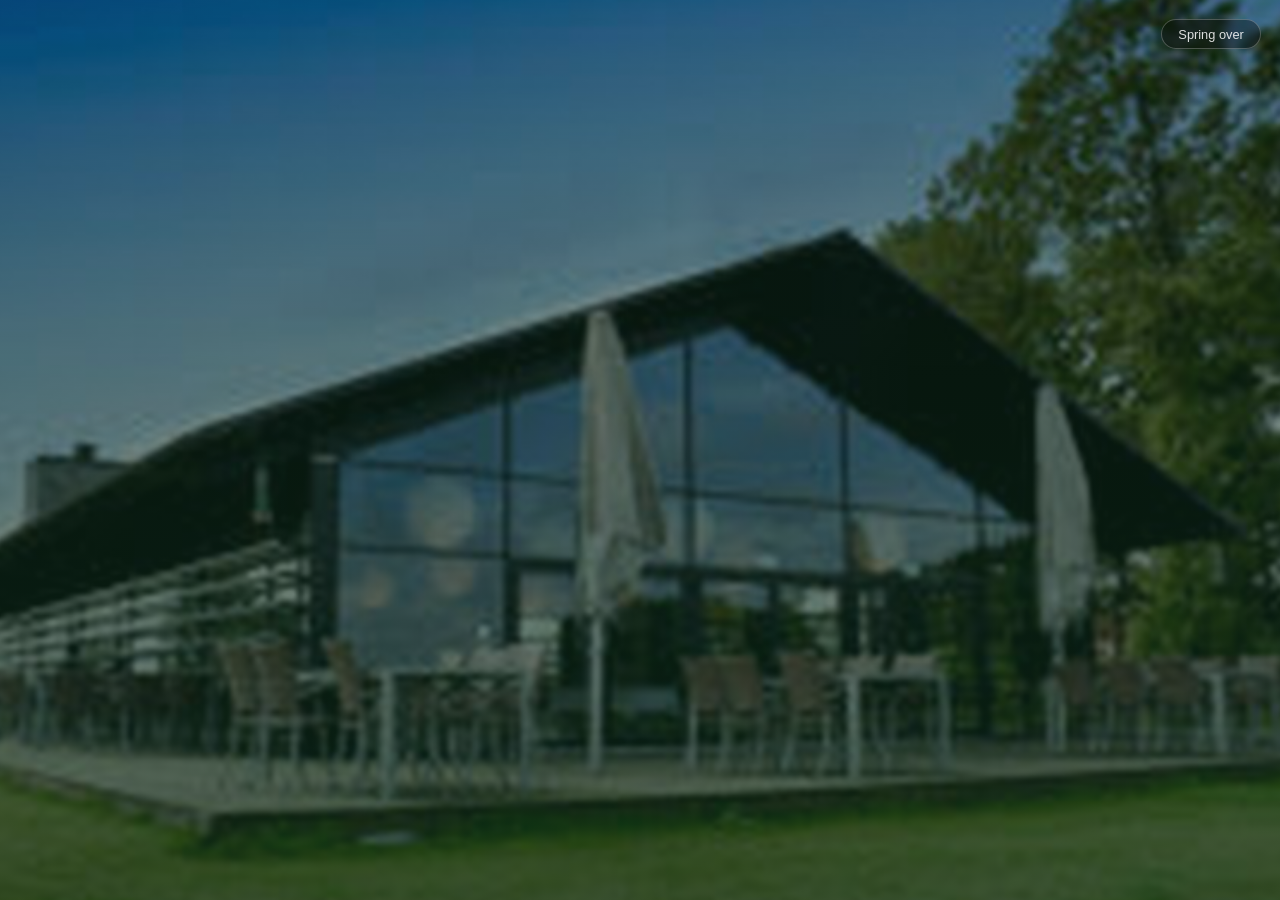
<file: lyg-v83/index.html>
<!DOCTYPE html>
<html lang="da">
<head>
  <meta charset="UTF-8">
  <meta name="viewport" content="width=device-width, initial-scale=1.0, viewport-fit=cover">
  <meta name="description" content="Erhverv, netværk og golfoplevelser i Lyngbygaard Golf">
  <meta name="theme-color" content="#0d2b1a">

  <!-- iOS PWA -->
  <meta name="apple-mobile-web-app-capable" content="yes">
  <meta name="apple-mobile-web-app-status-bar-style" content="black-translucent">
  <meta name="apple-mobile-web-app-title" content="LYG Erhverv">
  <link rel="apple-touch-icon" href="./icons/icon-192.png">
  <link rel="apple-touch-icon" sizes="512x512" href="./icons/icon-512.png">
  <link rel="apple-touch-startup-image" href="./icons/icon-512.png">

  <!-- Android/Chrome PWA -->
  <meta name="mobile-web-app-capable" content="yes">
  <meta name="application-name" content="LYG Erhverv">

  <title>Lyngbygaard Erhvervsklub</title>

  <!-- v8.3 — skift versionsnummer her og i service-worker.js ved opdatering -->
  <link rel="manifest"   href="./manifest.json?v=8.2">
  <link rel="stylesheet" href="./style.css?v=8.3">

  <!-- Ingen Supabase i v8.3 — backend er Google Apps Script -->

  <!-- Preload golfer-frames til animation -->
  <link rel="preload" as="image" href="./images/golfer-1-address.png">
  <link rel="preload" as="image" href="./images/golfer-2-backswing.png">
  <link rel="preload" as="image" href="./images/golfer-3-impact.png">
  <link rel="preload" as="image" href="./images/golfer-4-finish.png">

  <style>
    body { background: #0d2b1a; }
    #splash {
      position: fixed; inset: 0; background: #0d2b1a;
      display: flex; flex-direction: column;
      align-items: center; justify-content: center;
      z-index: 9999; transition: opacity .4s;
    }
    #splash .s-logo { font-size: 3rem; margin-bottom: 1rem; }
    #splash .s-navn { color: #b8973a; font-size: 1.1rem; font-weight: 800;
      font-family: -apple-system,sans-serif; letter-spacing: .04em; }
    #splash .s-sub  { color: rgba(255,255,255,.5); font-size: .8rem;
      font-family: -apple-system,sans-serif; margin-top: .3rem; }
  </style>
</head>
<body>

<div id="splash">
  <div class="s-logo">
    <svg width="48" height="56" viewBox="0 0 24 28" fill="none" xmlns="http://www.w3.org/2000/svg">
      <path d="M12 0L0 5v8c0 7.18 5.14 13.9 12 15.5C18.86 26.9 24 20.18 24 13V5L12 0z" fill="#b8973a" opacity=".2"/>
      <path d="M12 1.8L1.5 6.2V13c0 6.4 4.6 12.4 10.5 13.85C17.9 25.4 22.5 19.4 22.5 13V6.2L12 1.8z" stroke="#b8973a" stroke-width="1.2" fill="none"/>
      <path d="M8 14l2.5 2.5L16 10" stroke="#b8973a" stroke-width="1.5" stroke-linecap="round" stroke-linejoin="round"/>
      <circle cx="12" cy="9" r="2" stroke="#b8973a" stroke-width="1" fill="none"/>
    </svg>
  </div>
  <div class="s-navn">LYG Erhvervsklub</div>
  <div class="s-sub">Lyngbygaard Golf</div>
</div>

<div id="app">

  <!-- Opdateringsbesked (vises når SW registrerer ny version) -->
  <div id="update-banner" style="display:none" role="alert">
    <span>
      <svg width="16" height="16" viewBox="0 0 24 24" fill="none" stroke="currentColor" stroke-width="2" stroke-linecap="round" stroke-linejoin="round" aria-hidden="true" style="vertical-align:-2px;margin-right:5px"><polyline points="23 4 23 10 17 10"/><path d="M20.49 15a9 9 0 1 1-2.12-9.36L23 10"/></svg>
      Ny version tilgængelig
    </span>
    <button onclick="opdaterApp()">Opdater app</button>
    <button class="luk-banner" onclick="document.getElementById('update-banner').style.display='none'" aria-label="Luk">
      <svg width="14" height="14" viewBox="0 0 24 24" fill="none" stroke="currentColor" stroke-width="2.5" stroke-linecap="round"><line x1="18" y1="6" x2="6" y2="18"/><line x1="6" y1="6" x2="18" y2="18"/></svg>
    </button>
  </div>

  <!-- Installér-banner (Android/Chrome via beforeinstallprompt) -->
  <div id="install-banner" style="display:none" role="banner">
    <span>
      <svg width="16" height="16" viewBox="0 0 24 24" fill="none" stroke="currentColor" stroke-width="2" stroke-linecap="round" stroke-linejoin="round" aria-hidden="true" style="vertical-align:-2px;margin-right:5px"><rect x="5" y="2" width="14" height="20" rx="2"/><line x1="12" y1="10" x2="12" y2="16"/><polyline points="9 13 12 16 15 13"/></svg>
      Installér appen på din enhed
    </span>
    <button onclick="installApp()">Installér</button>
    <button class="luk-banner" onclick="afvisInstall()" aria-label="Luk">
      <svg width="14" height="14" viewBox="0 0 24 24" fill="none" stroke="currentColor" stroke-width="2.5" stroke-linecap="round"><line x1="18" y1="6" x2="6" y2="18"/><line x1="6" y1="6" x2="18" y2="18"/></svg>
    </button>
  </div>

  <!-- iOS installér-guide (vises én gang på iPhone/iPad i Safari) -->
  <div id="ios-install-modal" style="display:none" role="dialog" aria-modal="true">
    <div class="ios-modal-boks">
      <div class="ios-modal-ikon">
        <!-- Golf flag SVG -->
        <svg width="40" height="40" viewBox="0 0 24 24" fill="none" stroke="#b8973a" stroke-width="1.5" stroke-linecap="round" stroke-linejoin="round" aria-hidden="true">
          <circle cx="12" cy="19" r="2"/>
          <path d="M12 3v14"/>
          <path d="M12 3l7 4-7 4"/>
          <path d="M6 21h12"/>
        </svg>
      </div>
      <h2>Installer som app</h2>
      <p><strong>Lyngbygaard Erhvervsklub</strong></p>
      <p>Få hurtig adgang til kalender, tilmelding, GolfBox og erhvervsarrangementer.</p>
      <div class="ios-guide">
        <div class="ios-trin"><span>1</span><p>Tryk på <strong>del-knappen</strong> <span class="ios-ikon"><svg width="16" height="16" viewBox="0 0 24 24" fill="none" stroke="currentColor" stroke-width="2" stroke-linecap="round" stroke-linejoin="round" aria-hidden="true" style="vertical-align:-2px"><path d="M4 12v8a2 2 0 0 0 2 2h12a2 2 0 0 0 2-2v-8"/><polyline points="16 6 12 2 8 6"/><line x1="12" y1="2" x2="12" y2="15"/></svg></span> nederst i Safari</p></div>
        <div class="ios-trin"><span>2</span><p>Vælg <strong>»Føj til hjemmeskærm«</strong></p></div>
        <div class="ios-trin"><span>3</span><p>Tryk <strong>»Tilføj«</strong></p></div>
      </div>
      <button class="knap-p ios-luk" onclick="afvisIosInstall()">Forstået</button>
      <button class="ios-senere" onclick="afvisIosInstall()">Ikke nu</button>
    </div>
  </div>

  <!-- Push-notifikation dialog FJERNET i v8.1 — push aktiveres efter Brevo-opsætning -->

  <!-- Ken Burns intro-animation (v8.1) — vises kun ved første besøg i sessionen -->
  <div id="intro-overlay" role="dialog" aria-modal="true" aria-label="Introduktion" style="display:none">
    <div class="intro-bg"></div>
    <button class="intro-skip" onclick="springIntroOver()" aria-label="Spring intro over">Spring over</button>

    <!-- Golf-bold med LYG-logo — ruller ind over skærmen -->
    <div class="intro-golf-bold" aria-hidden="true">
      <svg class="intro-bold-svg" viewBox="0 0 60 60" xmlns="http://www.w3.org/2000/svg">
        <!-- Bold baggrund -->
        <circle cx="30" cy="30" r="28" fill="white" stroke="rgba(0,0,0,0.15)" stroke-width="1"/>
        <!-- Bold dimples -->
        <circle cx="22" cy="22" r="2.2" fill="rgba(0,0,0,0.08)"/>
        <circle cx="30" cy="18" r="2.2" fill="rgba(0,0,0,0.08)"/>
        <circle cx="38" cy="22" r="2.2" fill="rgba(0,0,0,0.08)"/>
        <circle cx="18" cy="30" r="2.2" fill="rgba(0,0,0,0.08)"/>
        <circle cx="26" cy="30" r="2.2" fill="rgba(0,0,0,0.08)"/>
        <circle cx="34" cy="30" r="2.2" fill="rgba(0,0,0,0.08)"/>
        <circle cx="42" cy="30" r="2.2" fill="rgba(0,0,0,0.08)"/>
        <circle cx="22" cy="38" r="2.2" fill="rgba(0,0,0,0.08)"/>
        <circle cx="30" cy="42" r="2.2" fill="rgba(0,0,0,0.08)"/>
        <circle cx="38" cy="38" r="2.2" fill="rgba(0,0,0,0.08)"/>
        <!-- LYG-logo bogstaver -->
        <text x="30" y="34" text-anchor="middle" font-family="Georgia,serif" font-size="13" font-weight="bold" fill="#0d2b1a" letter-spacing="1">LYG</text>
      </svg>
    </div>

    <div class="intro-tekst-wrap">
      <p class="intro-over">LYNGBYGAARD GOLF</p>
      <h1 class="intro-titel">ERHVERVSKLUBBEN</h1>
      <p class="intro-sub">Golf · Relationer · Forretning</p>
    </div>
  </div>

  <!-- Næste arrangement popup (v8.0) -->
  <div id="arr-popup" role="dialog" aria-modal="true" aria-label="Næste arrangement" style="display:none">
    <div class="arr-popup-boks">
      <button class="arr-popup-luk" onclick="lukkArrPopup()" aria-label="Luk">
        <svg width="20" height="20" viewBox="0 0 24 24" fill="none" stroke="currentColor" stroke-width="2.5" stroke-linecap="round"><line x1="18" y1="6" x2="6" y2="18"/><line x1="6" y1="6" x2="18" y2="18"/></svg>
      </button>
      <p class="arr-popup-label">NÆSTE ARRANGEMENT</p>
      <h2 class="arr-popup-titel" id="arr-popup-titel"></h2>
      <div class="arr-popup-meta" id="arr-popup-meta"></div>
      <button class="arr-popup-cta" id="arr-popup-cta">SE OG TILMELD →</button>
    </div>
  </div>

  <main id="main-content" role="main" aria-live="polite" aria-atomic="false"></main>

  <!-- Informationsbjælke: næste arrangement — vises på alle sider -->
  <div id="info-bjaelke" role="complementary" aria-label="Næste arrangement" style="display:none"></div>

  <!-- Oversigt-overlay: Golf, Sponsor, Kontakt, Admin — åbnes fra Oversigt-knap på mobil -->
  <div id="mere-baggrund" onclick="lukkMere()"></div>
  <div id="mere-overlay" role="dialog" aria-label="Oversigt navigation">
    <button class="mere-knap" onclick="lukkMere();navTil('golfarr')" aria-label="Golf">
      <svg viewBox="0 0 24 24" fill="none" stroke="currentColor" stroke-width="1.6" stroke-linecap="round" stroke-linejoin="round"><circle cx="7" cy="19" r="2"/><path d="M14 4v14M14 4l6 3-6 3M2 21h10"/></svg>
      Golf
    </button>
    <button class="mere-knap" onclick="lukkMere();navTil('sponsor')" aria-label="Sponsor">
      <svg viewBox="0 0 24 24" fill="none" stroke="currentColor" stroke-width="1.6" stroke-linecap="round" stroke-linejoin="round"><path d="M20.84 4.61a5.5 5.5 0 0 0-7.78 0L12 5.67l-1.06-1.06a5.5 5.5 0 0 0-7.78 7.78l1.06 1.06L12 21.23l7.78-7.78 1.06-1.06a5.5 5.5 0 0 0 0-7.78z"/></svg>
      Sponsor
    </button>
    <button class="mere-knap" onclick="lukkMere();navTil('kontakt')" aria-label="Kontakt">
      <svg viewBox="0 0 24 24" fill="none" stroke="currentColor" stroke-width="1.6" stroke-linecap="round" stroke-linejoin="round"><path d="M21 15a2 2 0 0 1-2 2H7l-4 4V5a2 2 0 0 1 2-2h14a2 2 0 0 1 2 2z"/></svg>
      Kontakt
    </button>
    <button class="mere-knap" onclick="lukkMere();navTil('admin')" aria-label="Admin">
      <svg viewBox="0 0 24 24" fill="none" stroke="currentColor" stroke-width="1.6" stroke-linecap="round" stroke-linejoin="round"><circle cx="12" cy="12" r="3"/><path d="M19.4 15a1.65 1.65 0 0 0 .33 1.82l.06.06a2 2 0 0 1-2.83 2.83l-.06-.06a1.65 1.65 0 0 0-1.82-.33 1.65 1.65 0 0 0-1 1.51V21a2 2 0 0 1-4 0v-.09A1.65 1.65 0 0 0 9 19.4a1.65 1.65 0 0 0-1.82.33l-.06.06a2 2 0 0 1-2.83-2.83l.06-.06A1.65 1.65 0 0 0 4.68 15a1.65 1.65 0 0 0-1.51-1H3a2 2 0 0 1 0-4h.09A1.65 1.65 0 0 0 4.6 9a1.65 1.65 0 0 0-.33-1.82l-.06-.06a2 2 0 0 1 2.83-2.83l.06.06A1.65 1.65 0 0 0 9 4.68a1.65 1.65 0 0 0 1-1.51V3a2 2 0 0 1 4 0v.09a1.65 1.65 0 0 0 1 1.51 1.65 1.65 0 0 0 1.82-.33l.06-.06a2 2 0 0 1 2.83 2.83l-.06.06A1.65 1.65 0 0 0 19.4 9a1.65 1.65 0 0 0 1.51 1H21a2 2 0 0 1 0 4h-.09a1.65 1.65 0 0 0-1.51 1z"/></svg>
      Admin
    </button>
  </div>

  <nav id="bottom-nav" role="navigation" aria-label="Hovedmenu">
    <!-- Forside: hus -->
    <button class="nav-item active" data-side="forside" aria-label="Forside">
      <span class="nav-ikon"><svg viewBox="0 0 24 24" fill="none" stroke="currentColor" stroke-linecap="round" stroke-linejoin="round"><path d="M3 9.5L12 3l9 6.5V20a1 1 0 0 1-1 1H4a1 1 0 0 1-1-1V9.5z"/><polyline points="9 21 9 13 15 13 15 21"/></svg></span>
      <span class="nav-lbl">Forside</span>
    </button>
    <!-- Kalender -->
    <button class="nav-item" data-side="kalender" aria-label="Kalender">
      <span class="nav-ikon"><svg viewBox="0 0 24 24" fill="none" stroke="currentColor" stroke-linecap="round" stroke-linejoin="round"><rect x="3" y="4" width="18" height="18" rx="2"/><path d="M16 2v4M8 2v4M3 10h18"/></svg></span>
      <span class="nav-lbl">Kalender</span>
    </button>
    <!-- Tilmeld -->
    <button class="nav-item" data-side="tilmelding" aria-label="Tilmeld">
      <span class="nav-ikon"><svg viewBox="0 0 24 24" fill="none" stroke="currentColor" stroke-linecap="round" stroke-linejoin="round"><path d="M16 21v-2a4 4 0 0 0-4-4H6a4 4 0 0 0-4 4v2"/><circle cx="9" cy="7" r="4"/><line x1="19" y1="8" x2="19" y2="14"/><line x1="16" y1="11" x2="22" y2="11"/></svg></span>
      <span class="nav-lbl">Tilmeld</span>
    </button>
    <!-- EK: netværk/gruppe (rykket frem på mobil) -->
    <button class="nav-item" data-side="om" aria-label="EK">
      <span class="nav-ikon"><svg viewBox="0 0 24 24" fill="none" stroke="currentColor" stroke-linecap="round" stroke-linejoin="round"><path d="M17 21v-2a4 4 0 0 0-4-4H5a4 4 0 0 0-4 4v2"/><circle cx="9" cy="7" r="4"/><path d="M23 21v-2a4 4 0 0 0-3-3.87"/><path d="M16 3.13a4 4 0 0 1 0 7.75"/></svg></span>
      <span class="nav-lbl">EK</span>
    </button>
    <!-- Golf: synlig på alle skærmstørrelser i v8.0 -->
    <button class="nav-item" data-side="golfarr" aria-label="Golf" id="nav-golf-desk">
      <span class="nav-ikon"><svg viewBox="0 0 24 24" fill="none" stroke="currentColor" stroke-linecap="round" stroke-linejoin="round"><circle cx="7" cy="19" r="2"/><path d="M14 4v14"/><path d="M14 4l6 3-6 3"/><path d="M2 21h10"/></svg></span>
      <span class="nav-lbl">Golf</span>
    </button>
    <!-- Sponsor (skjules på mobil — tilgås via Mere) -->
    <button class="nav-item" data-side="sponsor" aria-label="Sponsor" style="display:none" id="nav-sponsor-desk">
      <span class="nav-ikon"><svg viewBox="0 0 24 24" fill="none" stroke="currentColor" stroke-linecap="round" stroke-linejoin="round"><path d="M20.84 4.61a5.5 5.5 0 0 0-7.78 0L12 5.67l-1.06-1.06a5.5 5.5 0 0 0-7.78 7.78l1.06 1.06L12 21.23l7.78-7.78 1.06-1.06a5.5 5.5 0 0 0 0-7.78z"/></svg></span>
      <span class="nav-lbl">Sponsor</span>
    </button>
    <!-- Kontakt (skjules på mobil — tilgås via Mere) -->
    <button class="nav-item" data-side="kontakt" aria-label="Kontakt" style="display:none" id="nav-kontakt-desk">
      <span class="nav-ikon"><svg viewBox="0 0 24 24" fill="none" stroke="currentColor" stroke-linecap="round" stroke-linejoin="round"><path d="M21 15a2 2 0 0 1-2 2H7l-4 4V5a2 2 0 0 1 2-2h14a2 2 0 0 1 2 2z"/></svg></span>
      <span class="nav-lbl">Kontakt</span>
    </button>
    <!-- Oversigt: åbner overlay på mobil / Admin på desktop -->
    <button class="nav-item nav-admin" data-side="admin" aria-label="Oversigt" id="nav-mere-btn">
      <span class="nav-ikon"><svg viewBox="0 0 24 24" fill="none" stroke="currentColor" stroke-linecap="round" stroke-linejoin="round"><line x1="8" y1="6" x2="21" y2="6"/><line x1="8" y1="12" x2="21" y2="12"/><line x1="8" y1="18" x2="21" y2="18"/><line x1="3" y1="6" x2="3.01" y2="6"/><line x1="3" y1="12" x2="3.01" y2="12"/><line x1="3" y1="18" x2="3.01" y2="18"/></svg></span>
      <span class="nav-lbl" id="nav-mere-lbl">Oversigt</span>
    </button>
  </nav>

</div>

<script src="./app.js?v=8.3"></script>
</body>
</html>
</file>
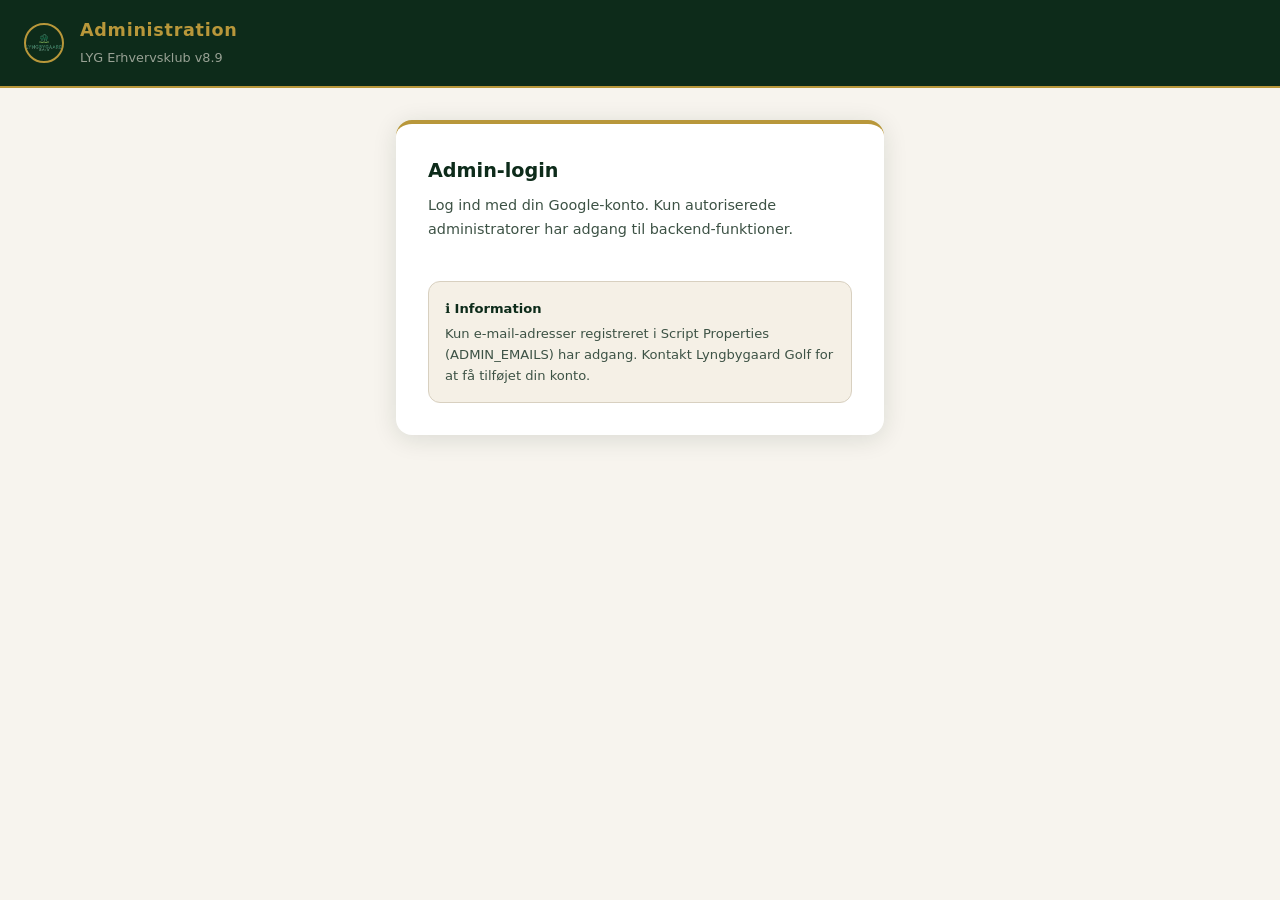
<file: admin.html>
<!DOCTYPE html>
<html lang="da">
<head>
  <meta charset="UTF-8">
  <meta name="viewport" content="width=device-width, initial-scale=1.0">
  <meta name="robots" content="noindex, nofollow">
  <title>Admin — LYG Erhvervsklub</title>
  <style>
    :root {
      --p:#0d2b1a; --p2:#163d25; --g:#b8973a; --g2:#d4b05a;
      --cr:#f5f0e6; --txt:#1a2e1f; --txt2:#3d5245; --muted:#647a6b;
      --ok:#1a7340; --err:#c0392b;
    }
    *,*::before,*::after{box-sizing:border-box;margin:0;padding:0;}
    body{
      font-family:-apple-system,BlinkMacSystemFont,'Inter','Segoe UI',system-ui,sans-serif;
      font-size:16px;line-height:1.6;color:var(--txt);
      background:#f7f4ee;min-height:100dvh;
    }
    .hd{
      background:var(--p);border-bottom:2px solid var(--g);
      padding:1rem 1.5rem;display:flex;align-items:center;gap:1rem;
    }
    .hd img{width:40px;height:40px;border-radius:50%;border:2px solid var(--g);}
    .hd h1{color:var(--g);font-size:1.1rem;font-weight:800;letter-spacing:.04em;}
    .hd span{color:rgba(245,240,230,.6);font-size:.8rem;}

    .wrap{max-width:520px;margin:0 auto;padding:2rem 1rem;}

    .login-kort{
      background:#fff;border-radius:1rem;padding:2rem;
      box-shadow:0 4px 24px rgba(13,43,26,.12);
      border-top:4px solid var(--g);
    }
    .login-kort h2{font-size:1.2rem;font-weight:800;color:var(--p);margin-bottom:.5rem;}
    .login-kort p{font-size:.9rem;color:var(--txt2);margin-bottom:1.5rem;}

    #g-login-wrap{display:flex;justify-content:center;}

    .info-boks{
      background:var(--cr);border-radius:.75rem;padding:1rem;margin-top:1rem;
      font-size:.82rem;color:var(--txt2);border:1px solid #d8d0c0;
    }
    .info-boks strong{color:var(--p);display:block;margin-bottom:.3rem;}

    .status{
      margin-top:1rem;padding:.7rem 1rem;border-radius:.5rem;
      font-size:.88rem;font-weight:600;display:none;
    }
    .status.ok{background:#e8f5ed;color:var(--ok);border:1px solid #a3d9b4;}
    .status.fejl{background:#fdecea;color:var(--err);border:1px solid #f5c0bb;}
    .status.info{background:#fff8e1;color:#c17a00;border:1px solid #f5e09a;}

    .log-ud-sek{
      background:#fff;border-radius:1rem;padding:1.5rem;margin-top:1.5rem;
      box-shadow:0 2px 12px rgba(13,43,26,.08);display:none;
    }
    .log-ud-sek h3{font-size:1rem;font-weight:800;color:var(--p);margin-bottom:.5rem;}
    .log-ud-sek p{font-size:.88rem;color:var(--txt2);margin-bottom:1rem;}

    .knap-p{
      display:inline-flex;align-items:center;justify-content:center;
      background:var(--g);color:var(--p);font-weight:800;font-size:.9rem;
      padding:.7rem 1.5rem;border-radius:.5rem;border:none;cursor:pointer;
      text-decoration:none;
    }
    .knap-p:hover{background:var(--g2);}
    .knap-sek{
      display:inline-flex;align-items:center;justify-content:center;
      background:transparent;color:var(--p);font-weight:700;font-size:.88rem;
      padding:.65rem 1.4rem;border-radius:.5rem;border:1.5px solid var(--p);cursor:pointer;
    }
    .knap-sek:hover{background:rgba(13,43,26,.06);}
    .mt1{margin-top:.75rem;}
    .gap{display:flex;gap:.6rem;flex-wrap:wrap;margin-top:1rem;}
  </style>
</head>
<body>

<header class="hd">
  <img src="./images/lyg-logo-transparent.png" alt="LYG" onerror="this.style.display='none'">
  <div>
    <h1>Administration</h1>
    <span>LYG Erhvervsklub v8.9</span>
  </div>
</header>

<div class="wrap">

  <div class="login-kort" id="login-sek">
    <h2>Admin-login</h2>
    <p>Log ind med din Google-konto. Kun autoriserede administratorer har adgang til backend-funktioner.</p>
    <div id="g-login-wrap">
      <!-- Google Identity Services Sign-In knap -->
      <div id="g_id_onload"
           data-client_id="INDSÆT_GOOGLE_OAUTH_CLIENT_ID"
           data-callback="onGoogleLogin"
           data-auto_prompt="false">
      </div>
      <div class="g_id_signin"
           data-type="standard"
           data-theme="filled_blue"
           data-text="signin_with"
           data-shape="rectangular"
           data-logo_alignment="left"
           data-width="280">
      </div>
    </div>
    <div id="login-status" class="status"></div>
    <div class="info-boks">
      <strong>ℹ️ Information</strong>
      Kun e-mail-adresser registreret i Script Properties (ADMIN_EMAILS) har adgang.
      Kontakt Lyngbygaard Golf for at få tilføjet din konto.
    </div>
  </div>

  <div class="log-ud-sek" id="logget-ind-sek">
    <h3 id="admin-navn">Admin</h3>
    <p id="admin-email-vis" style="font-size:.82rem;color:var(--muted)"></p>
    <p>Du er logget ind som administrator. Vend tilbage til appen for at administrere arrangementer og kommunikation.</p>
    <div class="gap">
      <a href="./index.html" class="knap-p">Gå til appen →</a>
      <button class="knap-sek" onclick="logUd()">Log ud</button>
    </div>
  </div>

</div>

<!-- Google Identity Services -->
<script src="https://accounts.google.com/gsi/client" async defer></script>
<script>
/* ================================================================
   Admin-login via Google Identity Services
   - Modtager credential (JWT) fra Google
   - Sender til Apps Script til servervalidering
   - Gemmer token i localStorage (bruges af app.js adminFetch)
   ================================================================ */

const SCRIPT_URL    = 'INDSÆT_APPS_SCRIPT_WEB_APP_URL';
const REQUEST_TOKEN = 'INDSÆT_REQUEST_TOKEN';

function visStatus(tekst, type) {
  const el = document.getElementById('login-status');
  el.textContent = tekst;
  el.className = 'status ' + type;
  el.style.display = 'block';
}

async function onGoogleLogin(response) {
  if (!response?.credential) {
    visStatus('Login mislykkedes. Prøv igen.', 'fejl');
    return;
  }
  visStatus('Verificerer adgang…', 'info');

  try {
    if (SCRIPT_URL.startsWith('INDSÆT')) {
      throw new Error('Apps Script URL er ikke konfigureret. Ret SCRIPT_URL i admin.html.');
    }

    // Send credential til Apps Script til servervalidering
    const r = await fetch(SCRIPT_URL, {
      method: 'POST',
      headers: { 'Content-Type': 'application/json' },
      body: JSON.stringify({
        action: 'adminLogin',
        googleCredential: response.credential,
        token: REQUEST_TOKEN
      })
    });
    if (!r.ok) throw new Error('Serverfejl: ' + r.status);
    const data = await r.json();

    if (!data.ok) throw new Error(data.fejl || 'Adgang nægtet');

    // Gem admin-token (returneres fra server)
    localStorage.setItem('ek_admin_token', data.adminToken);
    localStorage.setItem('ek_admin_email', data.email);
    localStorage.setItem('ek_admin_navn', data.navn || data.email);

    visStatus('✓ Logget ind som ' + data.email, 'ok');

    // Opdater UI
    document.getElementById('login-sek').style.display = 'none';
    const loggetIndSek = document.getElementById('logget-ind-sek');
    loggetIndSek.style.display = 'block';
    document.getElementById('admin-navn').textContent = data.navn || 'Administrator';
    document.getElementById('admin-email-vis').textContent = data.email;

    // Redirect til app efter 1.5 sek
    setTimeout(() => { window.location.href = './index.html'; }, 1500);

  } catch(e) {
    visStatus('Fejl: ' + e.message, 'fejl');
    console.error('[Admin login]', e);
  }
}

function logUd() {
  localStorage.removeItem('ek_admin_token');
  localStorage.removeItem('ek_admin_email');
  localStorage.removeItem('ek_admin_navn');
  document.getElementById('login-sek').style.display = 'block';
  document.getElementById('logget-ind-sek').style.display = 'none';
  visStatus('Logget ud.', 'info');
  // Revoke Google session
  if (window.google?.accounts?.id) {
    google.accounts.id.disableAutoSelect();
  }
}

// Check om allerede logget ind
window.addEventListener('load', () => {
  const token = localStorage.getItem('ek_admin_token');
  const email = localStorage.getItem('ek_admin_email');
  const navn  = localStorage.getItem('ek_admin_navn');
  if (token && email) {
    document.getElementById('login-sek').style.display = 'none';
    const sek = document.getElementById('logget-ind-sek');
    sek.style.display = 'block';
    document.getElementById('admin-navn').textContent = navn || 'Administrator';
    document.getElementById('admin-email-vis').textContent = email;
  }
});
</script>

</body>
</html>
</file>
<file: style.css>
/* ================================================================
   LYNGBYGAARD ERHVERVSKLUB — style.css v8.9.2
   Professional Design Update
   Farve-tokens: mørkegrøn · guld · creme
   Kontrast: WCAG AA overholdt på alle tekstelementer
   ================================================================ */

/* ── TOKENS ─────────────────────────────────────────────────── */
:root {
  /* ── iOS Safe Areas ─── */
  --safe-top:    env(safe-area-inset-top, 0px);
  --safe-bottom: env(safe-area-inset-bottom, 0px);
  --p:    #0d2b1a;   /* primær mørkegrøn */
  --p2:   #163d25;   /* lidt lysere grøn */
  --p3:   #1e5230;   /* lyseste grøn */
  --g:    #b8973a;   /* guld */
  --g2:   #d4b05a;   /* lys guld */
  --cr:   #f5f0e6;   /* creme */
  --cr2:  #ede6d4;   /* mørkere creme */
  --wh:   #ffffff;
  --txt:  #1a2e1f;   /* mørk tekst — god kontrast */
  --txt2: #3d5245;   /* sekundær tekst */
  --muted:#647a6b;
  --err:  #c0392b;
  --ok:   #1a7340;
  --warn: #c17a00;
  --bg:   #f7f4ee;   /* side-baggrund */
  --card: #ffffff;
  --bord: #d8d0c0;
  --r-s:  .5rem;
  --r-m:  .875rem;
  --r-l:  1.25rem;
  --sh-s: 0 1px 4px rgba(13,43,26,.10);
  --sh-m: 0 4px 16px rgba(13,43,26,.12);
  --sh-l: 0 8px 32px rgba(13,43,26,.14);
  --nav-h: 60px;
  --bar-h: 36px;
  --safe-b: env(safe-area-inset-bottom, 0px);
}

/* ── RESET ───────────────────────────────────────────────────── */
*, *::before, *::after { box-sizing: border-box; margin: 0; padding: 0; }
html { scroll-behavior: smooth; -webkit-text-size-adjust: 100%; }
body {
  font-family: -apple-system, BlinkMacSystemFont, 'Inter', 'Segoe UI', system-ui, sans-serif;
  font-size: 16px;
  line-height: 1.6;
  color: var(--txt);
  background: var(--bg);
  min-height: 100dvh;
  overscroll-behavior-y: none;
}
img { display: block; max-width: 100%; height: auto; }
a { color: var(--g); text-decoration: none; }
a:hover { text-decoration: underline; }
button { cursor: pointer; font-family: inherit; border: none; }
input, select, textarea { font-family: inherit; }

/* ── LAYOUT ──────────────────────────────────────────────────── */
#app-wrap {
  display: flex;
  flex-direction: column;
  min-height: 100dvh;
  /* Info-bjælke sidder UNDER indholdet nu (over bottom-nav), så top-padding er kun safe-area */
  padding-top: var(--safe-top);
  /* Bottom padding: nav + info-bjælke + safe area */
  padding-bottom: calc(var(--nav-h) + var(--bar-h) + var(--safe-bottom));
  /* Forhindrer vandret overflow globalt */
  overflow-x: hidden;
}

#main-content {
  flex: 1;
  overflow-y: auto;
  overflow-x: hidden;
  overscroll-behavior-y: contain;
  /* Sikrer at intet stikker ud */
  max-width: 100vw;
}

/* ── INFORMATIONSBJÆLKE — fast bjælke umiddelbart over bottom-nav ─ */
#info-bjaelke {
  position: fixed;
  /* Placeres over bottom-nav — beregnet fra bunden */
  bottom: calc(var(--nav-h) + var(--safe-bottom));
  left: 0; right: 0;
  top: auto;
  z-index: 95;
  height: var(--bar-h);
  background: var(--p2);
  border-top: 1px solid rgba(184,151,58,.3);
  color: var(--cr);
  display: flex;
  align-items: center;
  overflow: hidden;
  cursor: pointer;
}
.ib-inner {
  display: flex;
  align-items: center;
  gap: .5rem;
  padding: 0 1rem;
  font-size: .75rem;
  font-weight: 500;
  letter-spacing: .03em;
  white-space: nowrap;
  overflow: hidden;
}
.ib-label { color: var(--g); font-weight: 700; text-transform: uppercase; font-size: .68rem; flex-shrink: 0; }
.ib-sep { color: var(--p3); flex-shrink: 0; }
.ib-titel { overflow: hidden; text-overflow: ellipsis; white-space: nowrap; flex: 1; min-width: 0; }
.ib-dato { color: var(--cr2); flex-shrink: 0; }
.ib-badge {
  background: var(--g);
  color: var(--p);
  font-weight: 800;
  font-size: .65rem;
  padding: .15rem .45rem;
  border-radius: 2rem;
  flex-shrink: 0;
}

/* ── BUNDNAVIGATION ───────────────────────────────────────────── */
#bottom-nav {
  position: fixed;
  bottom: 0; left: 0; right: 0;
  z-index: 100;
  height: calc(var(--nav-h) + var(--safe-bottom));
  background: var(--p);
  border-top: 2px solid var(--g);
  display: flex;
  align-items: flex-start;
  padding-top: 4px;
  padding-bottom: var(--safe-bottom);
}
.nav-item {
  flex: 1;
  display: flex;
  flex-direction: column;
  align-items: center;
  justify-content: center;
  gap: 3px;
  padding: 6px 4px;
  background: none;
  color: rgba(255,255,255,.55);
  font-size: .64rem;
  font-weight: 600;
  letter-spacing: .02em;
  text-transform: uppercase;
  transition: color .15s;
  -webkit-tap-highlight-color: transparent;
}
.nav-item.active { color: var(--g); }
.nav-item:active { opacity: .75; }
.nav-ikon {
  width: 22px; height: 22px;
  fill: none;
  stroke: currentColor;
  stroke-width: 1.8;
  stroke-linecap: round;
  stroke-linejoin: round;
}

/* ── BANNER: OPDATERING ───────────────────────────────────────── */
#update-banner {
  display: none;
  position: fixed;
  top: var(--bar-h); left: 0; right: 0;
  z-index: 90;
  background: var(--g);
  color: var(--p);
  padding: .6rem 1rem;
  font-size: .85rem;
  font-weight: 600;
  align-items: center;
  justify-content: space-between;
  gap: .5rem;
}
#update-banner button {
  background: var(--p);
  color: var(--g);
  border: none;
  border-radius: var(--r-s);
  padding: .3rem .75rem;
  font-size: .8rem;
  font-weight: 700;
}

/* ── BANNER: INSTALLER ───────────────────────────────────────── */
#install-banner {
  display: none;
  position: fixed;
  bottom: calc(var(--nav-h) + var(--safe-bottom) + .5rem);
  left: .75rem; right: .75rem;
  z-index: 90;
  background: var(--p);
  color: var(--cr);
  border: 1px solid var(--g);
  border-radius: var(--r-m);
  padding: .75rem 1rem;
  font-size: .85rem;
  align-items: center;
  justify-content: space-between;
  gap: .5rem;
  box-shadow: var(--sh-l);
}
#install-banner strong { color: var(--g); }
.install-banner-knapper { display: flex; gap: .5rem; flex-shrink: 0; }

/* ── IOS INSTALL MODAL ────────────────────────────────────────── */
#ios-install-modal {
  display: none;
  position: fixed;
  inset: 0;
  z-index: 200;
  background: rgba(13,43,26,.7);
  align-items: flex-end;
  justify-content: center;
  padding: .75rem;
  backdrop-filter: blur(4px);
}
.ios-modal-kort {
  background: var(--p);
  border: 1px solid var(--g);
  border-radius: var(--r-l) var(--r-l) var(--r-s) var(--r-s);
  padding: 1.5rem 1.25rem;
  color: var(--cr);
  max-width: 480px;
  width: 100%;
}
.ios-modal-kort h2 { color: var(--g); font-size: 1.1rem; margin-bottom: .75rem; }
.pwa-trin { display: flex; align-items: center; gap: .75rem; margin-bottom: .6rem; font-size: .9rem; }
.pwa-nr {
  min-width: 26px; height: 26px;
  border-radius: 50%;
  background: var(--g);
  color: var(--p);
  font-weight: 800;
  font-size: .8rem;
  display: flex; align-items: center; justify-content: center;
  flex-shrink: 0;
}

/* ── INTRO OVERLAY ────────────────────────────────────────────── */
#intro-overlay {
  display: none;
  position: fixed;
  inset: 0;
  z-index: 300;
  background: var(--p);
  align-items: center;
  justify-content: center;
  flex-direction: column;
  gap: 1.5rem;
  opacity: 0;
  transition: opacity .4s;
}
#intro-overlay.intro-aktiv { opacity: 1; }
.intro-logo {
  width: 100px; height: 100px;
  border-radius: 50%;
  overflow: hidden;
  border: 3px solid var(--g);
  display: flex; align-items: center; justify-content: center;
  animation: introPuls 1.5s ease-in-out infinite alternate;
}
@keyframes introPuls {
  from { box-shadow: 0 0 0 0 rgba(184,151,58,.3); }
  to   { box-shadow: 0 0 0 20px rgba(184,151,58,0); }
}
.intro-tekst { color: var(--cr); text-align: center; }
.intro-tekst strong { display: block; font-size: 1.3rem; font-weight: 800; letter-spacing: .08em; color: var(--g); }
.intro-tekst span { font-size: .85rem; opacity: .7; }

/* ── SIDE-WRAPPER FÆLLES ──────────────────────────────────────── */
/* max-width her forårsagede horisontalt overflow på iPad og klippede kort */
[class^="side-"] { padding: 1rem 1rem 2rem; box-sizing: border-box; width: 100%; }
.side-hd { margin-bottom: 1.25rem; }
.side-hd h1 {
  font-size: 1.5rem;
  font-weight: 800;
  color: var(--p);
  letter-spacing: -.01em;
}
.side-hd p.side-sub { color: var(--muted); font-size: .9rem; margin-top: .2rem; }

/* ── KNAPPER ──────────────────────────────────────────────────── */
.knap-p {
  display: inline-flex; align-items: center; justify-content: center;
  background: var(--g);
  color: var(--p);
  font-weight: 800;
  font-size: .88rem;
  letter-spacing: .04em;
  padding: .75rem 1.5rem;
  border-radius: var(--r-s);
  border: none;
  cursor: pointer;
  transition: background .15s, transform .1s;
  text-decoration: none;
  -webkit-tap-highlight-color: transparent;
}
.knap-p:hover { background: var(--g2); }
.knap-p:active { transform: scale(.97); }
.knap-sek {
  display: inline-flex; align-items: center; justify-content: center;
  background: transparent;
  color: var(--p);
  font-weight: 700;
  font-size: .88rem;
  padding: .7rem 1.4rem;
  border-radius: var(--r-s);
  border: 1.5px solid var(--p);
  cursor: pointer;
  transition: background .15s;
  text-decoration: none;
  -webkit-tap-highlight-color: transparent;
}
.knap-sek:hover { background: rgba(13,43,26,.06); }
.knap-sek.sm, .knap-p.sm { padding: .45rem .9rem; font-size: .8rem; }
.full-w { width: 100%; }
.mt1 { margin-top: .75rem; }

/* ── FORMULAR ─────────────────────────────────────────────────── */
.form-row { display: flex; flex-direction: column; gap: .35rem; margin-bottom: .9rem; }
.form-row label { font-size: .85rem; font-weight: 600; color: var(--txt); }
.input-felt {
  width: 100%;
  background: var(--wh);
  border: 1.5px solid var(--bord);
  border-radius: var(--r-s);
  padding: .65rem .9rem;
  font-size: .95rem;
  color: var(--txt);
  transition: border-color .15s;
  appearance: none;
  -webkit-appearance: none;
}
.input-felt:focus {
  outline: none;
  border-color: var(--g);
  box-shadow: 0 0 0 3px rgba(184,151,58,.18);
}
select.input-felt { background-image: url("data:image/svg+xml,%3Csvg xmlns='http://www.w3.org/2000/svg' width='12' height='8' viewBox='0 0 12 8'%3E%3Cpolyline points='1,1 6,7 11,1' fill='none' stroke='%230d2b1a' stroke-width='2' stroke-linecap='round' stroke-linejoin='round'/%3E%3C/svg%3E"); background-repeat: no-repeat; background-position: right .9rem center; padding-right: 2.5rem; }
textarea.input-felt { resize: vertical; }
.form-status {
  padding: .65rem .9rem;
  border-radius: var(--r-s);
  font-size: .88rem;
  font-weight: 600;
}
.form-status.ok   { background: #e8f5ed; color: var(--ok); border: 1px solid #a3d9b4; }
.form-status.fejl { background: #fdecea; color: var(--err); border: 1px solid #f5c0bb; }
.form-status.info { background: #fff8e1; color: var(--warn); border: 1px solid #f5e09a; }
.gdpr-check { margin-top: .25rem; }
.check-label { display: flex; align-items: flex-start; gap: .6rem; font-size: .85rem; cursor: pointer; }
.check-label input { margin-top: .2rem; flex-shrink: 0; accent-color: var(--g); }

/* ── SECTION-HEADER ───────────────────────────────────────────── */
.sek-h {
  font-size: 1.15rem;
  font-weight: 800;
  color: var(--p);
  margin-bottom: .75rem;
}
.sek-p { color: var(--txt2); font-size: .95rem; margin-bottom: 1rem; }
.muted { color: var(--muted); font-size: .88rem; }

/* ================================================================
   FORSIDE
   ================================================================ */

/* ── HERO — Ken Burns 4-foto slideshow ───────────────────────── */
.hero-wrap {
  position: relative;
  height: 60vw;
  min-height: 240px;
  max-height: 380px;
  overflow: hidden;
  margin: -1rem -1rem 0;
}
.hero-slides {
  position: absolute;
  inset: 0;
}
.hero-slide {
  position: absolute;
  inset: 0;
  background-size: cover;
  background-position: center;
  opacity: 0;
  animation: kenBurns 20s ease-in-out infinite alternate;
  transition: opacity 1.2s ease;
}
.hero-slide.aktiv {
  opacity: 1;
}
/* Hvert slide har individuel Ken Burns-retning */
.hero-slide:nth-child(1) { animation-name: kenBurns1; }
.hero-slide:nth-child(2) { animation-name: kenBurns2; }
.hero-slide:nth-child(3) { animation-name: kenBurns3; }
.hero-slide:nth-child(4) { animation-name: kenBurns4; }
@keyframes kenBurns1 { from { transform: scale(1) translate(0,0); }    to { transform: scale(1.08) translate(-2%,-1%); } }
@keyframes kenBurns2 { from { transform: scale(1.06) translate(1%,0); } to { transform: scale(1) translate(0,0); } }
@keyframes kenBurns3 { from { transform: scale(1) translate(0,1%); }   to { transform: scale(1.07) translate(-1%,0); } }
@keyframes kenBurns4 { from { transform: scale(1.05) translate(0,0); } to { transform: scale(1) translate(1%,-1%); } }

.hero-gradient {
  position: absolute;
  inset: 0;
  background: linear-gradient(
    to bottom,
    rgba(13,43,26,.25) 0%,
    rgba(13,43,26,.5) 50%,
    rgba(13,43,26,.82) 100%
  );
  z-index: 1;
}
.hero-content {
  position: absolute;
  inset: 0;
  z-index: 2;
  display: flex;
  flex-direction: column;
  align-items: center;
  justify-content: flex-end;
  text-align: center;
  padding: 1.25rem 1rem 2.5rem;
}
.hero-logo-wrap { margin-bottom: .6rem; }
.hero-logo {
  width: 54px;
  height: 54px;
  object-fit: contain;
  filter: drop-shadow(0 2px 10px rgba(0,0,0,.5)) brightness(1.1);
}
.hero-eyebrow {
  color: var(--g);
  font-size: .68rem;
  font-weight: 700;
  letter-spacing: .18em;
  text-transform: uppercase;
  margin-bottom: .5rem;
  opacity: .9;
}
/* Serif overskrift — eksklusivt udtryk */
.hero-titel-serif {
  font-family: Georgia, 'Palatino Linotype', 'Book Antiqua', Palatino, serif;
  color: var(--wh);
  font-size: clamp(1.9rem, 7vw, 2.8rem);
  font-weight: 700;
  letter-spacing: .02em;
  line-height: 1.08;
  margin-bottom: .5rem;
  text-shadow: 0 2px 12px rgba(0,0,0,.35);
}
.hero-tagline {
  color: rgba(245,240,230,.88);
  font-size: clamp(.82rem, 2.5vw, 1rem);
  font-style: italic;
  margin-bottom: 1rem;
  letter-spacing: .01em;
}
.hero-cta-gruppe {
  display: flex;
  gap: .6rem;
  flex-wrap: wrap;
  justify-content: center;
}
.hero-cta-p {
  background: var(--g);
  color: var(--p);
  font-weight: 800;
  font-size: .84rem;
  letter-spacing: .05em;
  padding: .65rem 1.4rem;
  border-radius: var(--r-s);
  border: none;
  cursor: pointer;
  transition: background .15s;
  -webkit-tap-highlight-color: transparent;
}
.hero-cta-p:hover { background: var(--g2); }
.hero-cta-s {
  background: transparent;
  color: var(--cr);
  font-weight: 600;
  font-size: .84rem;
  letter-spacing: .03em;
  padding: .65rem 1.4rem;
  border-radius: var(--r-s);
  border: 1.5px solid rgba(245,240,230,.5);
  cursor: pointer;
  transition: background .15s;
  -webkit-tap-highlight-color: transparent;
}
.hero-cta-s:hover { background: rgba(245,240,230,.12); }
/* Slideshow prikker */
.hero-prikker {
  position: absolute;
  bottom: .6rem;
  left: 50%;
  transform: translateX(-50%);
  z-index: 3;
  display: flex;
  gap: .4rem;
}
.hero-prik {
  width: 7px; height: 7px;
  border-radius: 50%;
  background: rgba(245,240,230,.4);
  border: none;
  padding: 0;
  cursor: pointer;
  transition: background .2s, transform .2s;
}
.hero-prik.aktiv {
  background: var(--g);
  transform: scale(1.3);
}

/* PC-grid: næste arr + kommende side om side */
.forside-pc-grid {
  display: flex;
  flex-direction: column;
  gap: 0;
}
.naest-arr-kolonne { flex: 1; }
.kommende-kolonne { flex: 1; }
.kommende-sek { margin-bottom: 0; }

/* Næste arrangement-banner */
.naest-arr-banner {
  margin: 1rem 0;
  background: var(--p);
  border-radius: var(--r-m);
  padding: 1.25rem;
  color: var(--cr);
  cursor: pointer;
  box-shadow: var(--sh-m);
  border-left: 4px solid var(--g);
}
.ingen-arr { cursor: default; }
.nab-top { display: flex; align-items: center; justify-content: space-between; margin-bottom: .5rem; }
.nab-label { font-size: .68rem; font-weight: 800; letter-spacing: .12em; color: var(--g); text-transform: uppercase; }
.nab-badge {
  background: var(--g);
  color: var(--p);
  font-size: .68rem;
  font-weight: 800;
  padding: .15rem .5rem;
  border-radius: 2rem;
  letter-spacing: .04em;
}
.nab-titel {
  font-size: 1.25rem;
  font-weight: 800;
  color: var(--wh);
  line-height: 1.2;
  margin-bottom: .6rem;
}
.nab-meta { display: flex; flex-direction: column; gap: .2rem; font-size: .83rem; color: rgba(245,240,230,.85); margin-bottom: .75rem; }
.nab-besk { font-size: .88rem; color: rgba(245,240,230,.75); margin-bottom: 1rem; line-height: 1.5; }
.nab-cta-wrap { display: flex; gap: .6rem; flex-wrap: wrap; }
.nab-cta { flex-shrink: 0; }
.nab-info {
  background: transparent;
  color: var(--cr);
  border-color: rgba(245,240,230,.4);
}
.nab-info:hover { background: rgba(245,240,230,.1); }

/* Stats */
.stats-bjaelke {
  display: flex;
  align-items: center;
  background: var(--wh);
  border-radius: var(--r-m);
  padding: .9rem;
  margin-bottom: 1rem;
  box-shadow: var(--sh-s);
}
.stat-item { flex: 1; text-align: center; display: flex; flex-direction: column; }
.stat-tal { font-size: 1.3rem; font-weight: 900; color: var(--p); }
.stat-lbl { font-size: .72rem; color: var(--muted); font-weight: 600; }
.stat-sep { width: 1px; height: 2.5rem; background: var(--bord); }

/* Forside-sektioner */
.forside-sek { margin-bottom: 1.25rem; background: var(--card); border-radius: var(--r-m); padding: 1.25rem; box-shadow: var(--sh-s); }

/* Mini-arr-liste */
.mini-arr-liste { display: flex; flex-direction: column; gap: .5rem; margin-bottom: .9rem; }
.mini-arr-kort {
  display: flex;
  align-items: center;
  gap: .9rem;
  padding: .75rem;
  background: var(--bg);
  border-radius: var(--r-s);
  cursor: pointer;
  transition: background .15s;
}
.mini-arr-kort:hover { background: var(--cr2); }
.mak-dato {
  display: flex; flex-direction: column; align-items: center; justify-content: center;
  min-width: 44px; width: 44px; height: 44px;
  background: var(--p);
  color: var(--cr);
  border-radius: var(--r-s);
  flex-shrink: 0;
}
.mak-dag { font-size: 1.1rem; font-weight: 900; line-height: 1; }
.mak-mdr { font-size: .6rem; font-weight: 700; text-transform: uppercase; opacity: .8; }
.mak-info { flex: 1; min-width: 0; display: flex; flex-direction: column; }
.mak-titel { font-size: .9rem; font-weight: 700; color: var(--txt); overflow: hidden; text-overflow: ellipsis; white-space: nowrap; }
.mak-type { font-size: .75rem; color: var(--muted); }
.mak-pil { width: 18px; height: 18px; color: var(--muted); flex-shrink: 0; }

/* Om-EK punkter */
.om-punkter-grid { display: grid; grid-template-columns: 1fr 1fr; gap: .6rem; margin: .75rem 0; }
.om-p { display: flex; flex-direction: column; gap: .2rem; padding: .75rem; background: var(--bg); border-radius: var(--r-s); }
.om-ikon { font-size: 1.2rem; }
.om-p strong { font-size: .85rem; color: var(--p); }
.om-p span { font-size: .78rem; color: var(--muted); }

/* EK-Golf forside-sek */
.ekgolf-sek { background: var(--p); }
.ekgolf-sek .sek-h { color: var(--g); }
.ekgolf-sek .sek-p { color: rgba(245,240,230,.85); }

/* Push-sek */
.push-sek { border: 1px solid var(--bord); }

/* Footer */
.app-footer {
  margin-top: 2rem;
  padding: 2rem 1.25rem;
  background: var(--p);
  border-radius: var(--r-m) var(--r-m) 0 0;
  color: rgba(245,240,230,.75);
  text-align: center;
}
.footer-logo { display: flex; align-items: center; justify-content: center; gap: .6rem; margin-bottom: .75rem; }
.footer-logo span { font-size: 1rem; font-weight: 800; color: var(--g); }
.footer-adresse { font-size: .82rem; margin-bottom: .3rem; }
.footer-kontakt { font-size: .82rem; margin-bottom: .3rem; }
.footer-kontakt a, .footer-lyg a { color: var(--g); }
.footer-lyg { font-size: .82rem; margin-bottom: .5rem; }
.footer-credit { font-size: .72rem; opacity: .6; }
.footer-ver { font-size: .68rem; opacity: .4; margin-top: .2rem; }

/* ================================================================
   KALENDER
   ================================================================ */
.side-kalender { padding-bottom: 2rem; }

/* Arrangement-kort */
.arr-kort {
  background: var(--card);
  border-radius: var(--r-m);
  padding: 1.1rem;
  margin-bottom: .9rem;
  box-shadow: var(--sh-s);
  border: 1.5px solid transparent;
  transition: border-color .15s;
}
.arr-kort.fremhaevet { border-color: var(--g); }
.arkiv-kort { opacity: .65; }

/* Arrangement-kort top */
.ak-top { display: flex; align-items: flex-start; gap: .9rem; margin-bottom: .75rem; }
.ak-dato-boks {
  display: flex; flex-direction: column; align-items: center; justify-content: flex-start;
  min-width: 56px; width: 56px;
  background: var(--p);
  color: var(--cr);
  border-radius: var(--r-s);
  padding: .4rem .2rem;
  flex-shrink: 0;
}
.ak-dag { font-size: 1.5rem; font-weight: 900; line-height: 1; }
.ak-mdr { font-size: .7rem; font-weight: 700; text-transform: uppercase; opacity: .8; }
.ak-aar { font-size: .62rem; opacity: .6; }
.arkiv-dato { background: var(--muted); }
.ak-info { flex: 1; min-width: 0; }
.ak-type-badge {
  display: inline-block;
  font-size: .68rem;
  font-weight: 700;
  letter-spacing: .06em;
  text-transform: uppercase;
  color: var(--g);
  background: rgba(184,151,58,.12);
  padding: .15rem .55rem;
  border-radius: 2rem;
  margin-bottom: .4rem;
}
.muted-badge { color: var(--muted); background: rgba(100,122,107,.1); }
.ak-titel { font-size: 1rem; font-weight: 800; color: var(--p); line-height: 1.25; margin-bottom: .4rem; }
.ak-meta { display: flex; flex-direction: column; gap: .15rem; font-size: .8rem; color: var(--txt2); }
.ak-haaster {
  background: var(--err);
  color: var(--wh);
  font-size: .7rem;
  font-weight: 800;
  padding: .2rem .45rem;
  border-radius: var(--r-s);
  flex-shrink: 0;
}
.ak-besk { font-size: .88rem; color: var(--txt2); line-height: 1.55; margin-bottom: .75rem; }
.ak-frist {
  display: flex; align-items: center; gap: .4rem;
  font-size: .82rem;
  color: var(--txt2);
  margin-bottom: .5rem;
}
.frist-udloebet { color: var(--err); }
.ak-pris { font-size: .82rem; color: var(--txt2); margin-bottom: .6rem; }
.ak-knapper { display: flex; align-items: center; gap: .5rem; flex-wrap: wrap; }
.tilmeldt-badge {
  display: inline-flex;
  align-items: center;
  background: #e8f5ed;
  color: var(--ok);
  font-size: .78rem;
  font-weight: 700;
  padding: .25rem .65rem;
  border-radius: 2rem;
  border: 1px solid #a3d9b4;
}
.frist-badge {
  display: inline-flex;
  align-items: center;
  background: #fdecea;
  color: var(--err);
  font-size: .78rem;
  font-weight: 700;
  padding: .25rem .65rem;
  border-radius: 2rem;
}
.ak-afholdt-badge {
  background: var(--bg);
  color: var(--muted);
  font-size: .68rem;
  font-weight: 700;
  padding: .15rem .5rem;
  border-radius: 2rem;
  flex-shrink: 0;
  align-self: flex-start;
}
.afmeld-dialog {
  margin-top: .75rem;
  padding: .9rem;
  background: #fdecea;
  border-radius: var(--r-s);
  border: 1px solid #f5c0bb;
  font-size: .88rem;
  color: var(--err);
}
.arkiv-sek { margin-top: 1rem; }
.tidl-arr-link { margin-top: 1.5rem; display: flex; flex-direction: column; gap: .75rem; }

/* ================================================================
   TILMELDING
   ================================================================ */
.tilm-form-wrap {
  background: var(--card);
  border-radius: var(--r-m);
  padding: 1.25rem;
  margin-bottom: 1.5rem;
  box-shadow: var(--sh-s);
}
.valgt-arr-info {
  background: var(--cr);
  border-radius: var(--r-s);
  padding: .9rem;
  display: flex; flex-direction: column; gap: .25rem;
  border-left: 3px solid var(--g);
}
.valgt-arr-info strong { font-size: 1rem; font-weight: 800; color: var(--p); }
.valgt-arr-info span { font-size: .82rem; color: var(--txt2); }
.tilm-bekr-boks {
  text-align: center;
  padding: 1.5rem 1rem;
}
.bekr-ikon {
  width: 56px; height: 56px;
  border-radius: 50%;
  background: var(--ok);
  color: var(--wh);
  font-size: 1.75rem;
  font-weight: 900;
  display: flex; align-items: center; justify-content: center;
  margin: 0 auto .9rem;
}
.tilm-bekr-boks h2 { color: var(--p); font-size: 1.2rem; margin-bottom: .5rem; }
.tilm-bekr-boks p { color: var(--txt2); font-size: .88rem; margin-bottom: 1rem; }
.mine-tilm-sek { background: var(--card); border-radius: var(--r-m); padding: 1.25rem; box-shadow: var(--sh-s); }
.mine-tilm-liste { display: flex; flex-direction: column; gap: .5rem; margin-bottom: .75rem; }
.mine-tilm-kort {
  display: flex; align-items: center; gap: .5rem; justify-content: space-between;
  padding: .65rem .75rem;
  background: var(--bg);
  border-radius: var(--r-s);
  font-size: .88rem;
}
.mine-tilm-kort strong { flex: 1; min-width: 0; overflow: hidden; text-overflow: ellipsis; white-space: nowrap; }
.tilm-arr-info { margin-bottom: .9rem; }

/* ================================================================
   OM (EK)
   ================================================================ */
.om-sek { background: var(--card); border-radius: var(--r-m); padding: 1.25rem; margin-bottom: 1rem; box-shadow: var(--sh-s); }
.om-tekst { font-size: .92rem; color: var(--txt2); line-height: 1.65; margin-bottom: 1rem; }
.om-punkter { display: flex; flex-direction: column; gap: .5rem; }
.om-punkt-kort { background: var(--bg); border-radius: var(--r-s); padding: .75rem; }
.om-punkt-kort strong { display: block; font-size: .9rem; color: var(--p); margin-bottom: .25rem; }
.om-punkt-kort p { font-size: .82rem; color: var(--txt2); }
.ekgolf-info-grid { display: grid; grid-template-columns: 1fr 1fr; gap: .6rem; margin: .75rem 0; }
.ekgolf-kort { background: var(--bg); border-radius: var(--r-s); padding: .75rem; display: flex; flex-direction: column; gap: .2rem; }
.ek-ikon { font-size: 1.2rem; }
.ekgolf-kort strong { font-size: .85rem; color: var(--p); }
.ekgolf-kort span { font-size: .78rem; color: var(--muted); }
.bliv-medl-sek { background: var(--cr); border: 1px solid var(--g); }
.pwa-sek { border: 1px dashed var(--bord); }
.pwa-guide { margin-top: .5rem; }
.medl-soeg { margin-bottom: .75rem; }
.medl-grid .medl-kort-wrap { display: flex; flex-wrap: wrap; gap: .4rem; }
.medl-kort {
  background: var(--bg);
  border-radius: var(--r-s);
  padding: .35rem .65rem;
  font-size: .78rem;
  color: var(--txt2);
  font-weight: 500;
  border: 1px solid var(--bord);
}

/* ================================================================
   EK-GOLF
   ================================================================ */
.golf-intro-kort {
  background: var(--p);
  border-radius: var(--r-m);
  padding: 1.25rem;
  margin-bottom: 1.25rem;
  color: var(--cr);
}
.golf-intro-kort h2 { color: var(--g); font-size: 1.1rem; margin-bottom: .6rem; }
.golf-intro-kort p { font-size: .88rem; opacity: .85; margin-bottom: 1rem; }
.golf-arr-sek { margin-bottom: 1rem; }
.golf-arr-grid { display: flex; flex-direction: column; gap: .75rem; }
.golf-arr-kort {
  background: var(--card);
  border-radius: var(--r-m);
  padding: 1.1rem;
  box-shadow: var(--sh-s);
}
.golf-arr-kort h3 { font-size: 1rem; font-weight: 800; color: var(--p); margin-bottom: .4rem; }
.golf-arr-kort p { font-size: .85rem; color: var(--txt2); margin-bottom: .6rem; }
.golf-inkl { list-style: none; padding: 0; margin-bottom: .75rem; display: flex; flex-direction: column; gap: .2rem; }
.golf-inkl li { font-size: .8rem; color: var(--txt2); display: flex; align-items: center; gap: .4rem; }
.golf-inkl li::before { content: '✓'; color: var(--g); font-weight: 800; flex-shrink: 0; }

/* ================================================================
   SPONSOR
   ================================================================ */
.sponsor-intro { background: var(--cr); border-radius: var(--r-m); padding: 1rem; margin-bottom: 1rem; border: 1px solid var(--g); }
.sponsor-intro p { font-size: .88rem; color: var(--txt2); }
.sponsor-fordele-grid { display: grid; grid-template-columns: 1fr 1fr; gap: .6rem; margin-bottom: 1.25rem; }
.sponsor-fordel-kort {
  background: var(--card);
  border-radius: var(--r-m);
  padding: 1rem .9rem;
  box-shadow: var(--sh-s);
  display: flex; flex-direction: column; gap: .3rem;
}
.sf-ikon { font-size: 1.5rem; }
.sponsor-fordel-kort strong { font-size: .88rem; color: var(--p); }
.sponsor-fordel-kort p { font-size: .78rem; color: var(--txt2); }
.sponsor-cta-sek { background: var(--p); border-radius: var(--r-m); padding: 1.25rem; margin-bottom: 1rem; }
.sponsor-cta-sek h2 { color: var(--g); margin-bottom: .5rem; }
.sponsor-cta-sek p { color: rgba(245,240,230,.85); font-size: .88rem; margin-bottom: 1rem; }
.nuv-sponsorer { margin-top: 1rem; }
.sponsor-liste { display: flex; flex-direction: column; gap: .5rem; margin-top: .6rem; }
.sponsor-kort { background: var(--card); border-radius: var(--r-s); padding: .75rem 1rem; box-shadow: var(--sh-s); }
.sponsor-kort.ledig { border: 1.5px dashed var(--bord); background: none; }
.sponsor-kort.ledig span { color: var(--muted); font-size: .85rem; }

/* ================================================================
   NYHEDER
   ================================================================ */
.nyhed-kort {
  background: var(--card);
  border-radius: var(--r-m);
  padding: 1.1rem;
  margin-bottom: .9rem;
  box-shadow: var(--sh-s);
  border-top: 3px solid var(--g);
}
.nyhed-dato { font-size: .72rem; font-weight: 700; color: var(--muted); text-transform: uppercase; letter-spacing: .07em; margin-bottom: .4rem; }
.nyhed-titel { font-size: 1.05rem; font-weight: 800; color: var(--p); margin-bottom: .5rem; }
.nyhed-tekst { font-size: .88rem; color: var(--txt2); line-height: 1.6; margin-bottom: .75rem; }
.ingen-nyheder { text-align: center; padding: 3rem 1rem; color: var(--muted); }

/* ================================================================
   KONTAKT
   ================================================================ */
.kontakt-grid { display: flex; flex-direction: column; gap: 1rem; }
.kontakt-info-sek { display: flex; flex-direction: column; gap: .75rem; }
.kontakt-kort { background: var(--card); border-radius: var(--r-m); padding: 1.25rem; box-shadow: var(--sh-s); }
.kontakt-kort h2 { font-size: 1rem; font-weight: 800; color: var(--p); margin-bottom: .75rem; }
.kontakt-kort h3 { font-size: .9rem; font-weight: 700; color: var(--p); margin-bottom: .4rem; }
.kontakt-linje { display: flex; align-items: flex-start; gap: .6rem; font-size: .88rem; color: var(--txt2); margin-bottom: .4rem; }
.kontakt-form-sek { background: var(--card); border-radius: var(--r-m); padding: 1.25rem; box-shadow: var(--sh-s); }

/* ================================================================
   ADMIN
   ================================================================ */
.side-admin { padding-bottom: 2rem; }
.admin-hd { display: flex; align-items: center; justify-content: space-between; margin-bottom: 1.25rem; }
.admin-hd h1 { font-size: 1.5rem; font-weight: 800; color: var(--p); }
.admin-login-boks { background: var(--card); border-radius: var(--r-m); padding: 1.5rem; text-align: center; box-shadow: var(--sh-s); }
.admin-login-boks p { color: var(--txt2); margin-bottom: 1rem; }
.admin-tabs { display: flex; gap: .4rem; overflow-x: auto; margin-bottom: 1rem; padding-bottom: .25rem; }
.ad-tab {
  flex-shrink: 0;
  background: transparent;
  color: var(--txt2);
  font-size: .82rem;
  font-weight: 600;
  padding: .45rem .9rem;
  border-radius: var(--r-s);
  border: 1.5px solid var(--bord);
  cursor: pointer;
}
.ad-tab.active { background: var(--p); color: var(--g); border-color: var(--p); }
.ad-sek {
  background: var(--card);
  border-radius: var(--r-m);
  padding: 1.25rem;
  margin-bottom: 1rem;
  box-shadow: var(--sh-s);
}
.ad-sek-h { font-size: 1rem; font-weight: 800; color: var(--p); margin-bottom: .9rem; }
.push-info-boks { background: var(--cr); border-radius: var(--r-s); padding: .9rem; margin-bottom: .75rem; font-size: .85rem; }
.push-info-boks code { font-size: .8rem; background: rgba(13,43,26,.08); padding: .1rem .3rem; border-radius: 3px; }
.paamind-grid { display: flex; flex-direction: column; gap: .5rem; margin-bottom: .75rem; }
.paamind-kort { background: var(--bg); border-radius: var(--r-s); padding: .65rem .85rem; display: flex; justify-content: space-between; align-items: center; font-size: .85rem; }
.paamind-kort strong { color: var(--p); font-weight: 700; }
.ad-tbl { width: 100%; border-collapse: collapse; font-size: .82rem; }
.ad-tbl th { background: var(--bg); color: var(--p); font-weight: 700; padding: .5rem .6rem; text-align: left; border-bottom: 2px solid var(--bord); }
.ad-tbl td { padding: .4rem .6rem; border-bottom: 1px solid var(--bord); color: var(--txt2); }
.arr-liste-admin { display: flex; flex-direction: column; gap: .4rem; }
.arr-kort-admin { display: flex; align-items: center; gap: .75rem; padding: .6rem .75rem; background: var(--bg); border-radius: var(--r-s); }
.aka-dato { font-size: .78rem; font-weight: 700; color: var(--muted); min-width: 60px; }
.aka-info { flex: 1; min-width: 0; display: flex; flex-direction: column; }
.aka-info strong { font-size: .88rem; color: var(--p); }
.aka-info span { font-size: .75rem; color: var(--muted); }
.aka-status { font-size: .72rem; font-weight: 700; color: var(--ok); text-transform: uppercase; }
.aka-status.aflyst { color: var(--err); }
.inst-info { background: var(--bg); border-radius: var(--r-s); padding: .9rem; margin-bottom: .75rem; font-size: .85rem; }
.inst-info p { margin-bottom: .3rem; }
.inst-info code { font-size: .8rem; background: rgba(13,43,26,.08); padding: .1rem .3rem; border-radius: 3px; }
.nyhed-admin-liste { display: flex; flex-direction: column; gap: .5rem; }
.nyhed-admin-kort { display: flex; align-items: center; gap: .5rem; justify-content: space-between; padding: .6rem .75rem; background: var(--bg); border-radius: var(--r-s); font-size: .85rem; }
.nyhed-admin-kort strong { flex: 1; min-width: 0; overflow: hidden; text-overflow: ellipsis; }
.mb1 { margin-bottom: .6rem; }

/* ================================================================
   DIVERSE HJÆLPEKLASSER
   ================================================================ */
/* SVG-ikon i om-sektionen */
.om-ikon-svg { flex-shrink: 0; color: var(--g); }

/* Meta-items i næste-arrangement boks */
.nab-meta-item {
  display: flex;
  align-items: center;
  gap: .35rem;
  font-size: .83rem;
  color: rgba(245,240,230,.88);  /* Lysere på mørk baggrund — WCAG AA */
  margin-bottom: .2rem;
}
.nab-meta-item svg { flex-shrink: 0; color: var(--g); }

/* Meta-items i kalender-kort */
.ak-meta-item {
  display: inline-flex;
  align-items: center;
  gap: .3rem;
  font-size: .8rem;
  color: var(--txt2);
  margin-right: .6rem;
  margin-bottom: .2rem;
}
.ak-meta-item svg { flex-shrink: 0; color: var(--p3); }

/* "Information følger" label */
.info-folger {
  color: var(--muted) !important;
  font-style: italic;
}
.info-folger svg { color: var(--muted); }

/* Fremhævet næste arrangement i kompakt liste */
.naest-fremhaevet {
  background: rgba(184,151,58,.1);
  border-left: 3px solid var(--g);
  border-radius: 0 var(--r-s) var(--r-s) 0;
  padding-left: .6rem;
}

/* ── Kompakt footer ───────────────────────────────────────────── */
.side-footer {
  margin-top: 2rem;
  background: var(--p);
  margin-left: -1rem;
  margin-right: -1rem;
  padding: 1.25rem 1rem;
}
.footer-inner {
  display: flex;
  flex-direction: column;
  align-items: center;
  gap: .9rem;
  text-align: center;
  max-width: 900px;
  margin: 0 auto;
}
.footer-logo-blok {
  display: flex;
  flex-direction: column;
  align-items: center;
  gap: .35rem;
}
.footer-logo-img {
  width: 44px;
  height: 44px;
  object-fit: contain;
  filter: brightness(1.15);
}
.footer-klub-navn {
  color: var(--g);
  font-size: .78rem;
  font-weight: 700;
  letter-spacing: .12em;
  text-transform: uppercase;
}
.footer-info-blok {
  display: flex;
  flex-direction: column;
  align-items: center;
  gap: .2rem;
}
.footer-info-blok a,
.footer-info-blok span {
  color: rgba(245,240,230,.65);
  font-size: .75rem;
  text-decoration: none;
}
.footer-info-blok a:hover { color: var(--cr); }
.footer-sep { margin: 0 .4rem; opacity: .4; }
.footer-credit-blok {
  color: rgba(245,240,230,.4);
  font-size: .68rem;
}
.footer-credit-blok a { color: rgba(245,240,230,.5); text-decoration: none; }
.footer-credit-blok a:hover { color: var(--cr); }

/* ================================================================
   BREAKPOINT 640px — tablet lite
   ================================================================ */
@media (min-width: 640px) {
  :root { --bar-h: 40px; }
  /* max-width: 720px fjernet — forårsagede horisontalt overflow på iPad */
  [class^="side-"] { padding: 1.5rem 2rem 3rem; }
  .hero-wrap { height: 320px; max-height: 440px; }
  .stats-bjaelke { max-width: 480px; margin: 0 auto 1.25rem; }
  .forside-sek { padding: 1.5rem; }
  .kontakt-grid { flex-direction: row; }
  .kontakt-info-sek { flex: 0 0 50%; }
  .kontakt-form-sek { flex: 1; }
  .sponsor-fordele-grid { grid-template-columns: repeat(3, 1fr); }
  .golf-arr-grid { display: grid; grid-template-columns: 1fr 1fr; }
}

/* ================================================================
   BREAKPOINT 768px — iPad / tablet
   ================================================================ */
@media (min-width: 768px) {
  /* Hero lidt højere */
  .hero-wrap { height: 50vw; max-height: 480px; }
  .hero-titel-serif { font-size: 3rem; }
  .hero-tagline { font-size: 1.05rem; }
  .hero-logo { width: 68px; height: 68px; }

  /* Kalender: 2 kolonner */
  .ak-grid { display: grid; grid-template-columns: 1fr 1fr; gap: 1rem; }

  /* Forside: PC-grid begynder */
  .forside-pc-grid {
    flex-direction: row;
    align-items: flex-start;
    gap: 1.25rem;
  }
  .naest-arr-kolonne { flex: 0 0 54%; }
  .kommende-kolonne { flex: 1; }

  /* Footer vandret */
  .footer-inner { flex-direction: row; justify-content: space-between; text-align: left; }
  .footer-logo-blok { align-items: flex-start; }
  .footer-info-blok { align-items: flex-start; }
  .footer-credit-blok { text-align: right; }

  /* Sponsor */
  .sponsor-fordele-grid { grid-template-columns: repeat(4, 1fr); }
}

/* ================================================================
   BREAKPOINT 1024px — PC / laptop
   ================================================================ */
@media (min-width: 1024px) {
  /* ── Top-navigation vises, bottom-nav og info-bjælke skjules ── */
  .top-nav { display: flex !important; }
  .bot-nav, #bottom-nav { display: none !important; }
  /* Info-bjælke og pladsen til den fjernes på PC (top-nav viser det) */
  #info-bjaelke { display: none !important; }
  #app-wrap { padding-bottom: 0; padding-top: 0; }

  /* ── Indholdsbrede: 1200–1400px ── */
  .app-wrap {
    max-width: 1320px;
    margin: 0 auto;
    padding: 0 2.5rem;
  }
  [class^="side-"] {
    max-width: 100%;
    padding: 2rem 0 4rem;
  }

  /* Hero: fuld indholdsbredde, større */
  .hero-wrap {
    height: 52vw;
    max-height: 600px;
    margin-left: -2.5rem;
    margin-right: -2.5rem;
    border-radius: 0;
  }
  .hero-wrap { margin-top: -2rem; }
  .hero-titel-serif { font-size: clamp(2.8rem, 4vw, 3.8rem); }
  .hero-tagline { font-size: 1.15rem; }
  .hero-logo { width: 80px; height: 80px; }
  .hero-content { padding-bottom: 3.5rem; }
  .hero-cta-p, .hero-cta-s { font-size: .9rem; padding: .75rem 1.75rem; }

  /* ── Forside: næste arr + kommende side om side ── */
  .forside-pc-grid {
    display: grid;
    grid-template-columns: 3fr 2fr;
    gap: 2rem;
    align-items: start;
    margin-top: 2rem;
  }
  .naest-arr-kolonne { }
  .kommende-kolonne { }
  .forside-sek { padding: 2rem; }
  .stats-bjaelke { max-width: 100%; }

  /* ── Kalender: 3 kolonner ── */
  .ak-grid { grid-template-columns: repeat(3, 1fr); gap: 1.25rem; }
  .ak-kort { }

  /* ── Footer vandret, kompakt ── */
  .side-footer {
    margin-left: -2.5rem;
    margin-right: -2.5rem;
    padding: 1.5rem 2.5rem;
  }
  .footer-inner {
    flex-direction: row;
    align-items: center;
    justify-content: space-between;
    text-align: left;
  }
  .footer-logo-blok { flex-direction: row; align-items: center; gap: .75rem; }
  .footer-info-blok { flex-direction: row; gap: 0; align-items: center; }
  .footer-sep { margin: 0 .6rem; }
  .footer-credit-blok { text-align: right; }

  /* ── Admin ── */
  .admin-tabs { gap: .5rem; }

  /* ── Sponsor ── */
  .sponsor-fordele-grid { grid-template-columns: repeat(4, 1fr); }

  /* ── Golf ── */
  .golf-arr-grid { grid-template-columns: repeat(3, 1fr); }
}

/* ================================================================
   BREAKPOINT 1440px — stor PC / widescreen
   ================================================================ */
@media (min-width: 1440px) {
  .app-wrap { max-width: 1400px; }
  .hero-wrap { max-height: 680px; }
  .hero-titel-serif { font-size: 4rem; }
  .forside-pc-grid { gap: 2.5rem; }
  .ak-grid { grid-template-columns: repeat(3, 1fr); }
}

/* ── Top-navigation (skjult på mobil, vist på PC) ──────────────── */
.top-nav {
  display: none;
  background: var(--p);
  border-bottom: 1px solid rgba(184,151,58,.25);
  position: sticky;
  top: 0;
  z-index: 90;
  padding: 0 2.5rem;
}
.top-nav-inner {
  max-width: 1320px;
  margin: 0 auto;
  display: flex;
  align-items: center;
  height: 60px;
  gap: 0;
}
.top-nav-logo {
  display: flex;
  align-items: center;
  gap: .6rem;
  margin-right: 2rem;
  text-decoration: none;
}
.top-nav-logo img { width: 36px; height: 36px; object-fit: contain; }
.top-nav-logo span {
  color: var(--g);
  font-size: .78rem;
  font-weight: 700;
  letter-spacing: .1em;
  text-transform: uppercase;
}
.top-nav-links {
  display: flex;
  gap: 0;
  flex: 1;
}
.tn-link {
  display: flex;
  align-items: center;
  gap: .35rem;
  padding: .5rem 1rem;
  color: rgba(245,240,230,.75);
  font-size: .84rem;
  font-weight: 600;
  letter-spacing: .02em;
  text-transform: uppercase;
  border: none;
  background: none;
  cursor: pointer;
  border-bottom: 2px solid transparent;
  transition: color .15s, border-color .15s;
}
.tn-link:hover { color: var(--cr); }
.tn-link.aktiv { color: var(--g); border-bottom-color: var(--g); }
.tn-link svg { flex-shrink: 0; }

/* ================================================================
   OVERSIGT-MENU PANEL — v8.9.2 professionelt design
   ================================================================ */
.mm-backdrop {
  display: none;
  position: fixed;
  inset: 0;
  z-index: 150;
  background: rgba(13,43,26,.65);
  backdrop-filter: blur(3px);
  -webkit-backdrop-filter: blur(3px);
  align-items: flex-end;
  /* Slide-up animation */
  opacity: 0;
  transition: opacity .22s ease;
}
.mm-backdrop.aaben {
  opacity: 1;
}
.mm-backdrop.aaben .mm-panel {
  transform: translateY(0);
}
.mm-panel {
  background: var(--p);
  border-top: 2px solid var(--g);
  border-radius: var(--r-m) var(--r-m) 0 0;
  width: 100%;
  max-height: 85vh;
  overflow-y: auto;
  transform: translateY(100%);
  transition: transform .22s cubic-bezier(.4,0,.2,1);
  padding-bottom: calc(env(safe-area-inset-bottom, 0px) + 1rem);
}
.mm-topbar {
  display: flex;
  align-items: center;
  justify-content: space-between;
  padding: 1rem 1.25rem .75rem;
  border-bottom: 1px solid rgba(184,151,58,.2);
}
.mm-overskrift {
  font-size: .68rem;
  font-weight: 800;
  letter-spacing: .14em;
  color: var(--g);
  text-transform: uppercase;
}
.mm-luk {
  display: flex;
  align-items: center;
  justify-content: center;
  width: 32px;
  height: 32px;
  border-radius: 50%;
  background: rgba(245,240,230,.1);
  color: var(--cr);
  transition: background .15s;
}
.mm-luk:hover { background: rgba(245,240,230,.2); }
.mm-liste {
  display: flex;
  flex-direction: column;
  padding: .5rem 0;
}
.mm-punkt {
  display: flex;
  align-items: center;
  gap: 1rem;
  padding: .9rem 1.25rem;
  background: none;
  border: none;
  color: var(--cr);
  text-align: left;
  text-decoration: none;
  transition: background .12s;
  -webkit-tap-highlight-color: transparent;
  width: 100%;
  cursor: pointer;
}
.mm-punkt:hover, .mm-punkt:active { background: rgba(245,240,230,.07); }
.mm-ikon-wrap {
  display: flex;
  align-items: center;
  justify-content: center;
  width: 40px;
  height: 40px;
  border-radius: var(--r-s);
  background: rgba(184,151,58,.15);
  flex-shrink: 0;
}
.mm-ikon-wrap svg {
  width: 20px;
  height: 20px;
  color: var(--g);
}
.mm-tekst {
  flex: 1;
  display: flex;
  flex-direction: column;
  gap: .1rem;
  min-width: 0;
}
.mm-tekst strong {
  font-size: .95rem;
  font-weight: 700;
  color: var(--cr);
  line-height: 1.2;
}
.mm-tekst span {
  font-size: .78rem;
  color: rgba(245,240,230,.55);
}
.mm-pil {
  width: 16px;
  height: 16px;
  color: rgba(245,240,230,.35);
  flex-shrink: 0;
}
.mm-bund {
  padding: .75rem 1.25rem .25rem;
  border-top: 1px solid rgba(184,151,58,.12);
}
.mm-admin-knap {
  display: inline-flex;
  align-items: center;
  gap: .4rem;
  background: none;
  border: none;
  color: rgba(245,240,230,.35);
  font-size: .75rem;
  font-weight: 600;
  cursor: pointer;
  transition: color .15s;
}
.mm-admin-knap:hover { color: rgba(245,240,230,.65); }

/* Forsideknapper - kompakt navigationspanel */
.forside-genveje {
  display: flex;
  gap: .6rem;
  margin: 1rem 0 1.25rem;
}
.forside-genvej {
  flex: 1;
  display: flex;
  flex-direction: column;
  align-items: center;
  gap: .35rem;
  padding: .75rem .5rem;
  background: var(--card);
  border-radius: var(--r-m);
  box-shadow: var(--sh-s);
  cursor: pointer;
  transition: transform .12s, box-shadow .12s;
  -webkit-tap-highlight-color: transparent;
  min-width: 0;
  border: 1.5px solid transparent;
}
.forside-genvej:hover, .forside-genvej:active {
  transform: translateY(-1px);
  box-shadow: var(--sh-m);
  border-color: var(--g);
}
.forside-genvej-ikon {
  width: 32px;
  height: 32px;
  border-radius: var(--r-s);
  background: rgba(13,43,26,.08);
  display: flex;
  align-items: center;
  justify-content: center;
  flex-shrink: 0;
}
.forside-genvej-ikon svg {
  width: 18px;
  height: 18px;
  color: var(--p);
}
.forside-genvej span {
  font-size: .72rem;
  font-weight: 700;
  color: var(--p);
  text-align: center;
  line-height: 1.2;
  letter-spacing: .01em;
}

/* EK-Golf intro sektion */
.golf-intro-sek { margin-bottom: 1.75rem; }
.golf-intro-kort {
  background: var(--p);
  border-radius: var(--r-m);
  padding: 1.5rem;
  display: flex;
  gap: 1rem;
  align-items: flex-start;
  box-shadow: var(--sh-m);
  color: var(--cr);
}
.golf-intro-ikon {
  flex-shrink: 0;
  width: 44px; height: 44px;
  background: rgba(184,151,58,.18);
  border-radius: 50%;
  display: flex; align-items: center; justify-content: center;
  color: var(--g);
}
.golf-intro-ikon svg { width: 22px; height: 22px; }
.golf-intro-tekst h2 { color: var(--g); font-size: 1.1rem; margin-bottom: .4rem; }
.golf-intro-tekst p { font-size: .88rem; color: rgba(245,240,230,.85); margin-bottom: 1rem; line-height: 1.5; }
.golf-intro-tekst .knap-p { display: inline-flex; align-items: center; gap: .5rem; }

/* EK-Golf professionelle foto-kort — ny layout */
.golf-foto-grid {
  display: grid;
  gap: 1rem;
  grid-template-columns: 1fr;
}
.golf-foto-kort {
  background: var(--card);
  border-radius: var(--r-m);
  overflow: hidden;
  box-shadow: var(--sh-s);
  border: 1px solid var(--bord);
  display: flex;
  gap: 0;
}
.golf-foto-ikon-wrap {
  flex-shrink: 0;
  width: 56px;
  background: var(--p);
  display: flex; align-items: center; justify-content: center;
  color: var(--g);
}
.golf-foto-ikon-wrap svg { width: 24px; height: 24px; }
.golf-foto-indhold { padding: 1.1rem 1rem; flex: 1; min-width: 0; }
.golf-foto-titel { font-size: .95rem; font-weight: 800; color: var(--p); margin-bottom: .3rem; }
.golf-foto-besk { font-size: .83rem; color: var(--txt2); margin-bottom: .65rem; line-height: 1.4; }
.golf-foto-inkl {
  list-style: none; padding: 0; margin: 0 0 .9rem;
  display: flex; flex-wrap: wrap; gap: .3rem .75rem;
}
.golf-foto-inkl li {
  display: flex; align-items: center; gap: .3rem;
  font-size: .78rem; color: var(--muted);
}
.golf-foto-inkl li svg { color: var(--g); flex-shrink: 0; }
.golf-foto-cta {
  display: inline-flex; align-items: center; gap: .4rem;
  font-size: .82rem; padding: .45rem .85rem;
}
@media (min-width: 640px) {
  .golf-foto-grid { grid-template-columns: 1fr 1fr; }
  .golf-foto-ikon-wrap { width: 64px; }
}
@media (min-width: 1024px) {
  .golf-foto-grid { grid-template-columns: 1fr 1fr 1fr; }
}

/* EK-Golf gammel grid (bibeholdt for kompatibilitet) */
.golf-foto-kort-indhold {
  padding: 1.1rem;
  position: relative;
  z-index: 1;
}

/* Fjern tomme mellemrum mellem overskrifter og indhold på undersider */
.side-hd { margin-bottom: .9rem; }
.side-hd h1 { margin-bottom: .15rem; }

/* Kalender-kort: sikrer de aldrig klippes */
.arr-kort {
  overflow: visible;
  min-width: 0;
  word-wrap: break-word;
  overflow-wrap: break-word;
}
.ak-grid {
  overflow: visible;
}
.ak-info {
  overflow: hidden;
  word-wrap: break-word;
}
.ak-titel {
  overflow-wrap: break-word;
  hyphens: auto;
}

/* Tilmelding — mere indbydende */
.tilm-form-wrap {
  background: var(--card);
  border-radius: var(--r-m);
  padding: 1.5rem 1.25rem;
  margin-bottom: 1.5rem;
  box-shadow: var(--sh-s);
  border-top: 3px solid var(--g);
}
.tilm-hero {
  background: linear-gradient(135deg, var(--p) 0%, var(--p2) 100%);
  border-radius: var(--r-m);
  padding: 1.5rem 1.25rem;
  margin-bottom: 1.5rem;
  color: var(--cr);
  border-bottom: 3px solid var(--g);
}
.tilm-hero-inner {
  display: flex; align-items: center; gap: 1rem;
}
.tilm-hero-ikon {
  flex-shrink: 0;
  width: 48px; height: 48px;
  background: rgba(184,151,58,.2);
  border-radius: 50%;
  display: flex; align-items: center; justify-content: center;
  color: var(--g);
}
.tilm-hero-titel {
  font-size: 1.3rem; font-weight: 800;
  color: var(--cr); margin: 0 0 .25rem;
  letter-spacing: .02em;
}
.tilm-hero-sub {
  font-size: .84rem; color: rgba(245,240,230,.75);
  margin: 0; line-height: 1.4;
}

/* Info-bjælke: positionering defineret ved toppen af filen */
</file>
<file: ek47/style.css>
/* ================================================================
   LYNGBYGAARD ERHVERVSKLUB — style.css v4.1
   Mobil-først · Erhvervslook · Grøn #0d2b1a · Guld #b8973a
   ================================================================ */

*,*::before,*::after{box-sizing:border-box;margin:0;padding:0}

:root{
  --p:    #0d2b1a;
  --p2:   #163d25;
  --p3:   #1f5232;
  --g:    #b8973a;
  --g2:   #d4aa45;
  --lys:  #f4f0e8;
  --hvid: #ffffff;
  --txt:  #1a1a1a;
  --mut:  #6b7280;
  --bdr:  #e5e7eb;
  --fejl: #dc2626;
  --nav:  64px;
  --r:    14px;
  --rs:   9px;
  --s1:   0 2px 10px rgba(0,0,0,.08);
  --s2:   0 8px 28px rgba(0,0,0,.14);
  --s3:   0 16px 48px rgba(0,0,0,.2);
}

html{-webkit-text-size-adjust:100%;scroll-behavior:smooth}
body{font-family:-apple-system,'Segoe UI',Roboto,Helvetica,Arial,sans-serif;background:#f2f2ef;color:var(--txt);line-height:1.55;overscroll-behavior-y:contain}
a{color:inherit;text-decoration:none}
button{font-family:inherit;cursor:pointer;-webkit-tap-highlight-color:transparent}
input,select,textarea{font-family:inherit}
img{max-width:100%;display:block}

/* ── APP ── */
#app{max-width:640px;margin:0 auto;min-height:100dvh;background:#f2f2ef}
#main-content{padding-bottom:calc(var(--nav) + 20px)}

/* ── INSTALL BANNER ── */
#install-banner{display:none;align-items:center;justify-content:space-between;gap:.75rem;background:var(--p);color:#fff;padding:.7rem 1rem;font-size:.85rem}
#install-banner button{background:var(--g);color:#fff;border:none;border-radius:6px;padding:.35rem .85rem;font-weight:700;font-size:.82rem}
.luk-banner{background:transparent!important;color:rgba(255,255,255,.6)!important;font-size:1rem!important;padding:.35rem .5rem!important}

/* ── HERO ── */
.hero{position:relative;min-height:58vw;max-height:380px;background-size:cover;background-position:center;display:flex;align-items:flex-end;overflow:hidden}
.hero::after{content:'';position:absolute;inset:0;background:linear-gradient(to top,rgba(6,20,12,.9) 0%,rgba(6,20,12,.35) 65%,transparent 100%)}
.hero-lag{position:relative;z-index:1;padding:2.25rem 1.25rem 1.75rem;color:#fff;width:100%}
.hero-logo{font-size:.72rem;font-weight:800;letter-spacing:.14em;text-transform:uppercase;color:var(--g);margin-bottom:.55rem}
.hero-h1{font-size:clamp(1.25rem,5.5vw,1.9rem);font-weight:900;line-height:1.12;margin-bottom:.55rem}
.hero-p{font-size:.875rem;opacity:.82;max-width:38ch;line-height:1.5}

/* ── PAGE HEADERS ── */
.ph{padding:1.5rem 1.25rem 1.25rem}
.ph h1{font-size:1.5rem;font-weight:900;margin-bottom:.2rem}
.ph p{font-size:.9rem;opacity:.82}
.bg-mork{background:var(--p);color:#fff}

/* ── SECTIONS ── */
.sek{padding:1.25rem 1rem}
.pt0{padding-top:0}
.pb0{padding-bottom:0}

/* ── TYPOGRAPHY ── */
.stitl{font-size:1.05rem;font-weight:800;color:var(--p);margin-bottom:.9rem}
.stitl.muted{color:var(--mut);font-size:.95rem}
.muted{color:var(--mut);font-size:.875rem}
.tc{text-align:center}
.mt1{margin-top:1rem}
.mb1{margin-bottom:1rem}

/* ── GRIDS ── */
.g2{display:grid;grid-template-columns:1fr 1fr;gap:.75rem}
.g2f{display:grid;grid-template-columns:1fr 1fr;gap:.75rem}

/* ================================================================
   STORE KNAPPER — forside
   ================================================================ */
.sknap{
  display:flex;flex-direction:column;align-items:center;justify-content:center;
  gap:.3rem;
  background:var(--p);color:#fff;border:none;
  border-radius:var(--r);
  padding:1.1rem .75rem 1rem;
  font-size:1.3rem;font-weight:700;
  line-height:1.2;
  transition:background .15s,transform .12s,box-shadow .2s;
}
.sknap span{font-size:.78rem;font-weight:600;display:block}
.sknap:active{transform:scale(.96)}
.sknap.gold{background:var(--g)}
@media(hover:hover){
  .sknap:hover{background:var(--p2);box-shadow:var(--s2);transform:translateY(-2px)}
  .sknap.gold:hover{background:var(--g2)}
}

/* ================================================================
   IKON GRID / BOKSE
   ================================================================ */
.ikg{display:grid;grid-template-columns:1fr 1fr;gap:.75rem}

.ikb{
  background:var(--hvid);border:none;
  border-radius:var(--r);padding:1.15rem .9rem 1rem;
  box-shadow:var(--s1);
  text-align:center;
  display:flex;flex-direction:column;align-items:center;
  cursor:pointer;
  transition:transform .2s,box-shadow .2s;
  -webkit-tap-highlight-color:transparent;
}
.ikb:active{transform:scale(.96)}
.ikb strong{font-size:.85rem;font-weight:800;color:var(--p);display:block;margin-bottom:.2rem}
.ikb p{font-size:.76rem;color:var(--mut);line-height:1.35;margin:0}
.iks{font-size:1.85rem;display:block;margin-bottom:.45rem}

@media(hover:hover){
  .ikb:hover:not(.static){transform:translateY(-3px);box-shadow:var(--s2)}
}

/* ================================================================
   ARRANGEMENT KORT
   ================================================================ */
.arr-l{display:flex;flex-direction:column;gap:.85rem}

.akort{
  background:var(--hvid);
  border-radius:var(--r);
  padding:1.15rem 1rem 1rem;
  box-shadow:var(--s1);
  border-left:4px solid var(--g);
  transition:transform .2s,box-shadow .2s;
}
.akort:active{transform:scale(.995)}
@media(hover:hover){.akort:hover{transform:translateY(-3px);box-shadow:var(--s2)}}

.akort.akort-past{border-left-color:var(--bdr);opacity:.65}
.akort.akort-past .ak-dato{color:var(--mut)}
.akort.akort-past .ak-titel{color:#555}

.ak-top{display:flex;justify-content:space-between;align-items:flex-start;gap:.5rem;margin-bottom:.55rem}
.ak-dato{font-size:.72rem;color:var(--g);font-weight:800;text-transform:uppercase;letter-spacing:.04em;margin-bottom:.15rem}
.ak-titel{font-size:1rem;font-weight:800;color:var(--p);margin-bottom:.15rem;line-height:1.2}
.ak-sted{font-size:.8rem;color:var(--mut)}
.ak-type{font-size:.75rem;color:var(--mut);margin-top:.1rem}
.ak-besk{font-size:.875rem;color:var(--txt);margin-bottom:.8rem;line-height:1.5}

/* Status badges */
.sb{font-size:.7rem;font-weight:800;padding:.22rem .65rem;border-radius:99px;white-space:nowrap;flex-shrink:0;letter-spacing:.02em}
.sb-aaben  {background:#dcfce7;color:#15803d}
.sb-faa    {background:#fef9c3;color:#92400e}
.sb-lukket {background:#fee2e2;color:#991b1b}
.sb-afholdt{background:#f1f5f9;color:var(--mut)}

/* Plads-tæller */
.ak-tal{display:grid;grid-template-columns:repeat(3,1fr);gap:.5rem;margin-bottom:.65rem}
.ak-tf{text-align:center;background:var(--lys);border-radius:var(--rs);padding:.5rem .35rem}
.ak-tf span{display:block;font-size:.68rem;color:var(--mut);margin-bottom:.1rem}
.ak-tf strong{font-size:1rem;color:var(--p)}

/* Progress */
.pbw{height:5px;background:var(--bdr);border-radius:99px;margin-bottom:.8rem;overflow:hidden}
.pbf{height:100%;background:linear-gradient(90deg,var(--p),var(--g));border-radius:99px;transition:width .4s}

/* Knapper i kort */
.ak-kn{display:flex;gap:.5rem;align-items:center;flex-wrap:wrap}

/* ================================================================
   BILLEDE-SEKTIONER
   ================================================================ */
.bi-kort{
  width:100%;height:190px;
  background-size:cover;background-position:center;
  border-radius:var(--r);overflow:hidden;
  position:relative;display:flex;align-items:flex-end;
}
.bi-lag{
  width:100%;
  background:linear-gradient(to top,rgba(6,20,12,.88) 0%,transparent 100%);
  padding:1.6rem 1rem .9rem;
  color:#fff;font-size:.875rem;font-style:italic;line-height:1.55;
}
.bi-lag-citat{text-align:center;padding:2rem 1.25rem 1.25rem}

/* Hover: zoom og løft */
@media(hover:hover){
  .bi-kort{transition:box-shadow .3s;cursor:default}
  .bi-kort:hover{box-shadow:var(--s2)}
  .bi-kort::before{content:'';position:absolute;inset:0;background-size:inherit;background-position:inherit;background-image:inherit;transition:transform .4s ease}
}

/* ================================================================
   KNAPPER
   ================================================================ */
.knap-p{
  display:inline-flex;align-items:center;justify-content:center;gap:.35rem;
  background:var(--p);color:#fff;border:none;
  border-radius:var(--rs);padding:.72rem 1.3rem;
  font-size:.9rem;font-weight:700;text-decoration:none;
  transition:background .15s,transform .1s,box-shadow .15s;
  -webkit-tap-highlight-color:transparent;
}
.knap-p:active{transform:scale(.97)}
@media(hover:hover){.knap-p:hover{background:var(--p2);box-shadow:var(--s1)}}

.knap-sek{
  display:inline-flex;align-items:center;justify-content:center;gap:.35rem;
  background:transparent;color:var(--p);
  border:2px solid var(--p);
  border-radius:var(--rs);padding:.68rem 1.15rem;
  font-size:.9rem;font-weight:700;text-decoration:none;
  transition:background .15s,color .15s,transform .1s;
  -webkit-tap-highlight-color:transparent;
}
.knap-sek:active{transform:scale(.97)}
.knap-sek.sm{padding:.4rem .85rem;font-size:.82rem}
.sm-knap{display:inline-flex;align-items:center;background:transparent;color:var(--g);border:none;font-size:.82rem;font-weight:700;cursor:pointer;padding:.3rem 0;margin-top:.5rem}
@media(hover:hover){.knap-sek:hover{background:var(--p);color:#fff}}

.knap-i{
  background:var(--lys);border:none;border-radius:var(--rs);
  width:40px;height:40px;font-size:1.1rem;
  display:inline-flex;align-items:center;justify-content:center;
  transition:background .12s,transform .1s;
  -webkit-tap-highlight-color:transparent;
}
.knap-i:active{transform:scale(.9)}
.knap-i.red{background:#fee2e2;color:var(--fejl)}
@media(hover:hover){.knap-i:hover{background:#e8e4dc}}

.knap-rød{
  display:inline-flex;align-items:center;justify-content:center;
  background:var(--fejl);color:#fff;border:none;
  border-radius:var(--rs);padding:.72rem 1.3rem;
  font-size:.9rem;font-weight:700;
  -webkit-tap-highlight-color:transparent;
  transition:opacity .15s,transform .1s;
}
.knap-rød:active{transform:scale(.97)}

.knap-dir{
  display:inline-flex;align-items:center;justify-content:center;gap:.4rem;
  background:var(--p);color:#fff;border-radius:var(--rs);
  padding:.65rem 1.25rem;font-size:.9rem;font-weight:700;text-decoration:none;
}

.fb{width:100%}
.mx1{margin:0 1rem;display:block}

/* ================================================================
   GOLFBOX BANNER KNAP
   ================================================================ */
.gb-banner-knap{
  display:flex;align-items:center;gap:1rem;
  width:100%;
  background:linear-gradient(135deg,var(--p) 0%,var(--p3) 100%);
  color:#fff;border:none;border-radius:var(--r);
  padding:1.15rem 1.25rem;
  text-align:left;
  transition:transform .18s,box-shadow .18s;
  -webkit-tap-highlight-color:transparent;
}
.gb-banner-knap:active{transform:scale(.98)}
.gb-banner-knap div{flex:1}
.gb-banner-knap strong{display:block;font-size:.95rem;font-weight:800}
.gb-banner-knap small{display:block;font-size:.78rem;opacity:.72;margin-top:.12rem}
.gb-ikon{font-size:1.6rem;flex-shrink:0}
.gb-pil{font-size:1.4rem;color:var(--g);font-weight:700;flex-shrink:0}
@media(hover:hover){.gb-banner-knap:hover{transform:translateY(-2px);box-shadow:var(--s2)}}

/* ================================================================
   FORMULARER
   ================================================================ */
.fg{margin-bottom:.95rem}
.fg label{display:block;font-size:.83rem;font-weight:700;color:var(--p);margin-bottom:.3rem}
.fg input,.fg select,.fg textarea{
  width:100%;padding:.74rem .88rem;
  border:1.5px solid var(--bdr);border-radius:var(--rs);
  font-size:.95rem;background:var(--hvid);color:var(--txt);
  -webkit-appearance:none;
  transition:border-color .15s,box-shadow .15s;
}
.fg input:focus,.fg select:focus,.fg textarea:focus{
  outline:none;border-color:var(--p);box-shadow:0 0 0 3px rgba(13,43,26,.1)
}
.cb-lbl{display:flex;align-items:center;gap:.5rem;font-size:.875rem;font-weight:600;color:var(--p);cursor:pointer}
.btn-row{display:flex;gap:.75rem;flex-wrap:wrap;margin-top:.5rem}
.btn-row.jc{justify-content:center}

/* ================================================================
   KVITTERINGER
   ================================================================ */
.kv{text-align:center;padding:2.25rem 1rem;background:var(--hvid);border-radius:var(--r);box-shadow:var(--s1)}
.kv-i{font-size:3rem;margin-bottom:.9rem}
.kv h2{color:var(--p);font-size:1.2rem;margin-bottom:.5rem}
.kv p{color:var(--mut);margin-bottom:.9rem;font-size:.9rem;line-height:1.5}
.kv .knap-p,.kv .knap-sek{margin:.25rem}

/* ================================================================
   TOM KALENDER
   ================================================================ */
.tom-kal{text-align:center;padding:2.5rem 1rem}
.tom-kal p{color:var(--mut);margin-bottom:1rem;font-size:.95rem}

/* ================================================================
   KALENDER: TIDLIGERE (details/summary)
   ================================================================ */
details.tidl-details{}
details.tidl-details summary{
  font-size:.88rem;font-weight:700;color:var(--mut);
  cursor:pointer;padding:.5rem 0;list-style:none;
  border-top:1px solid var(--bdr);padding-top:.75rem;
}
details.tidl-details summary::-webkit-details-marker{display:none}
details.tidl-details summary::before{content:'▸  '}
details.tidl-details[open] summary::before{content:'▾  '}

/* ================================================================
   GOLF / FIRMAPAKKER
   ================================================================ */
.pk-g{display:grid;grid-template-columns:1fr;gap:.9rem;margin-bottom:1.5rem}
@media(min-width:480px){.pk-g{grid-template-columns:1fr 1fr}}
@media(min-width:600px){.pk-g{grid-template-columns:repeat(3,1fr)}}

.pk{
  background:var(--hvid);border-radius:var(--r);padding:1.25rem 1rem 1rem;
  box-shadow:var(--s1);border-top:4px solid var(--g);
  transition:transform .2s,box-shadow .2s;
  display:flex;flex-direction:column;
}
.pk:active{transform:scale(.99)}
@media(hover:hover){.pk:hover{transform:translateY(-3px);box-shadow:var(--s2)}}
.pk h3{font-size:.95rem;font-weight:800;color:var(--p);margin-bottom:.25rem}
.pk-pris{font-size:.82rem;font-weight:700;color:var(--g);margin-bottom:.6rem}
.pk p{font-size:.85rem;color:var(--mut);margin-bottom:.65rem;line-height:1.5;flex:1}
.pk-ul{list-style:none;padding:0;margin-bottom:.5rem}
.pk-ul li{font-size:.8rem;color:#166534;padding:.1rem 0}

/* ================================================================
   SPONSOR
   ================================================================ */
.sp-facts{display:grid;grid-template-columns:repeat(4,1fr);gap:.5rem}
.sp-fact{background:var(--hvid);border-radius:var(--rs);padding:.9rem .5rem;text-align:center;box-shadow:var(--s1)}
.sp-fact strong{display:block;font-size:1.25rem;font-weight:900;color:var(--g)}
.sp-fact span{font-size:.7rem;color:var(--mut)}

.sp-niv{display:flex;flex-direction:column;gap:.65rem}
.sp-n{background:var(--hvid);border-radius:var(--r);padding:1rem;box-shadow:var(--s1);border-left:4px solid var(--bdr)}
.sp-n.guld-n{border-left-color:var(--g);background:linear-gradient(135deg,#fffbf0,#fff)}
.sp-n-titel{font-size:.9rem;font-weight:800;color:var(--p);margin-bottom:.3rem}
.sp-n p{font-size:.82rem;color:var(--mut);line-height:1.4}

.sp-g{display:grid;grid-template-columns:1fr 1fr;gap:.75rem}
.sp-k{
  background:var(--hvid);border-radius:var(--r);padding:1rem;box-shadow:var(--s1);
  display:flex;flex-direction:column;align-items:center;justify-content:center;
  min-height:80px;border:2px solid var(--bdr);
  transition:border-color .15s,transform .2s,box-shadow .2s;
  text-decoration:none;
}
.sp-k:active{transform:scale(.97)}
@media(hover:hover){.sp-k:hover{border-color:var(--g);transform:translateY(-2px);box-shadow:var(--s1)}}
.sp-logo{max-width:100%;max-height:60px;object-fit:contain}
.sp-nv{font-weight:700;color:var(--p);font-size:.85rem;text-align:center}
.sp-niv-txt{font-size:.7rem;color:var(--mut);margin-top:.25rem;text-transform:capitalize}

/* ================================================================
   OM EK
   ================================================================ */
.om-cta{background:var(--p);color:#fff;border-radius:var(--r);padding:1.75rem 1.25rem;text-align:center}
.om-cta h3{font-size:1.05rem;font-weight:800;margin-bottom:.35rem}
.om-cta p{font-size:.88rem;opacity:.8;margin-bottom:1rem}

/* ================================================================
   KONTAKT
   ================================================================ */
.kontakt-boks{background:var(--hvid);border-radius:var(--r);padding:1.1rem;box-shadow:var(--s1);margin-bottom:1.25rem}
.kl{
  display:flex;align-items:center;gap:.75rem;
  padding:.55rem 0;font-size:.9rem;
  border-bottom:1px solid var(--bdr);
}
.kl:last-child{border:none}
.kl span:first-child{font-size:1.1rem;flex-shrink:0;width:1.4rem}
.kl-hint{font-size:.75rem;color:var(--g);font-weight:700;margin-left:auto}
.kontakt-dir{display:flex;justify-content:center;gap:.75rem;flex-wrap:wrap}

/* ================================================================
   ADMIN
   ================================================================ */
.admin-login{max-width:340px;margin:0 auto;background:var(--hvid);border-radius:var(--r);padding:2rem 1.5rem;box-shadow:var(--s1)}

/* Admin fane-bar */
.af-nav{display:flex;overflow-x:auto;gap:.2rem;padding:.75rem .75rem 0;background:var(--p);scrollbar-width:none}
.af-nav::-webkit-scrollbar{display:none}
.af{
  background:transparent;border:none;color:rgba(255,255,255,.55);
  font-size:.78rem;font-weight:700;
  padding:.5rem .9rem;
  border-radius:var(--rs) var(--rs) 0 0;
  white-space:nowrap;
  transition:background .15s,color .15s;
  -webkit-tap-highlight-color:transparent;
}
.af.aktiv{background:#f2f2ef;color:var(--p)}

/* Admin lister */
.ad-hd{display:flex;gap:.75rem;flex-wrap:wrap;align-items:center;margin-bottom:1rem}
.ad-l{display:flex;flex-direction:column;gap:.5rem}

.ad-rad{
  background:var(--hvid);border-radius:var(--rs);
  padding:.85rem 1rem;box-shadow:var(--s1);
  display:flex;justify-content:space-between;align-items:center;gap:.75rem;
}
.ad-rad.ad-past{opacity:.6}
.ad-ri{display:flex;flex-direction:column;gap:.12rem;min-width:0;flex:1}
.ad-ri strong{font-size:.88rem;white-space:nowrap;overflow:hidden;text-overflow:ellipsis}
.ad-ri span{font-size:.75rem;color:var(--mut)}
.ad-st{font-size:.72rem!important;font-weight:700}
.ad-rk{display:flex;gap:.3rem;flex-shrink:0}

.ad-form{background:var(--hvid);border-radius:var(--r);padding:1.25rem 1rem;box-shadow:var(--s1);margin-top:.75rem}
.ad-form h3{font-size:.95rem;font-weight:800;color:var(--p);margin-bottom:.9rem}

/* Tilmeldings-tabel */
.tlm-tbl{width:100%;border-collapse:collapse;font-size:.8rem;white-space:nowrap}
.tlm-tbl th{background:var(--p);color:#fff;padding:.5rem .7rem;text-align:left;font-weight:700}
.tlm-tbl td{padding:.48rem .7rem;border-bottom:1px solid var(--bdr)}
.tlm-tbl tr:nth-child(even) td{background:#fafaf8}

/* Fejl */
.fejl-b{background:#fee2e2;color:#991b1b;border-radius:var(--rs);padding:.6rem .85rem;font-size:.85rem;margin-top:.65rem}

/* ================================================================
   FOOTER
   ================================================================ */
.app-footer{background:var(--p);color:rgba(255,255,255,.65);padding:1.5rem 1.25rem;text-align:center;font-size:.78rem;line-height:1.85}
.app-footer a{color:rgba(255,255,255,.8)}
.foot-credit{color:rgba(255,255,255,.3);margin-top:.5rem;font-size:.7rem}

/* ================================================================
   BOTTOM NAVIGATION
   ================================================================ */
#bottom-nav{
  position:fixed;bottom:0;left:50%;transform:translateX(-50%);
  width:100%;max-width:640px;
  height:var(--nav);
  background:var(--p);
  display:flex;align-items:stretch;
  box-shadow:0 -2px 20px rgba(0,0,0,.25);
  z-index:100;
  overflow-x:auto;
  scrollbar-width:none;
  -webkit-overflow-scrolling:touch;
}
#bottom-nav::-webkit-scrollbar{display:none}

.nav-item{
  flex:1;min-width:50px;
  display:flex;flex-direction:column;align-items:center;justify-content:center;gap:3px;
  color:rgba(255,255,255,.42);
  font-size:.56rem;font-weight:700;letter-spacing:.025em;text-transform:uppercase;
  border:none;background:transparent;padding:0 3px;
  -webkit-tap-highlight-color:transparent;
  transition:color .15s,background .15s;
  position:relative;
}
.nav-ikon{font-size:1.3rem;line-height:1;display:block}
.nav-lbl{display:block;margin-top:1px}

.nav-item.active{color:var(--g)}
.nav-item.active::after{
  content:'';position:absolute;top:0;left:50%;transform:translateX(-50%);
  width:28px;height:2.5px;background:var(--g);border-radius:0 0 3px 3px;
}
.nav-item:active{color:var(--g);background:rgba(255,255,255,.06)}

.nav-admin{border-left:1px solid rgba(255,255,255,.07)}

/* ================================================================
   SAFE AREA — iOS
   ================================================================ */
@supports(padding-bottom:env(safe-area-inset-bottom)){
  #bottom-nav{height:calc(var(--nav) + env(safe-area-inset-bottom));padding-bottom:env(safe-area-inset-bottom)}
  #main-content{padding-bottom:calc(var(--nav) + env(safe-area-inset-bottom) + 20px)}
}

/* ================================================================
   DESKTOP / TABLET
   ================================================================ */
@media(min-width:600px){
  .hero{max-height:440px}
  .hero-h1{font-size:2.1rem}
  .ikg{grid-template-columns:repeat(4,1fr)}
  .sek{padding:1.5rem 1.25rem}
  .bi-kort{height:220px}
  .sp-facts{gap:.75rem}
}

/* ================================================================
   ACCESSIBILITY
   ================================================================ */
@media(prefers-reduced-motion:reduce){
  *,*::before,*::after{animation-duration:.01ms!important;transition-duration:.01ms!important}
}
:focus-visible{outline:3px solid var(--g);outline-offset:2px}

/* ── Version ── */
.foot-version{color:rgba(255,255,255,.2);font-size:.65rem;margin-top:.15rem;letter-spacing:.05em}

/* ================================================================
   V4.3 — Update banner, iOS install modal, GolfBox bjælke-fix
   ================================================================ */

/* ── Opdateringsbesked ── */
#update-banner {
  display: flex;
  align-items: center;
  justify-content: space-between;
  gap: .75rem;
  background: #1e4d2b;
  color: #fff;
  padding: .75rem 1rem;
  font-size: .85rem;
  font-weight: 600;
  border-bottom: 2px solid var(--g);
  position: sticky;
  top: 0;
  z-index: 200;
}
#update-banner button:first-of-type {
  background: var(--g);
  color: #fff;
  border: none;
  border-radius: 6px;
  padding: .38rem .9rem;
  font-weight: 700;
  font-size: .82rem;
  cursor: pointer;
  white-space: nowrap;
  flex-shrink: 0;
}

/* ── Install banner (Android) ── */
#install-banner {
  display: flex;
  align-items: center;
  justify-content: space-between;
  gap: .75rem;
  background: var(--p);
  color: #fff;
  padding: .72rem 1rem;
  font-size: .85rem;
  font-weight: 600;
}
#install-banner button:first-of-type {
  background: var(--g);
  color: #fff;
  border: none;
  border-radius: 6px;
  padding: .38rem .9rem;
  font-weight: 700;
  font-size: .82rem;
  cursor: pointer;
  white-space: nowrap;
  flex-shrink: 0;
}

/* Fælles luk-knap for bannere */
.luk-banner {
  background: transparent !important;
  color: rgba(255,255,255,.55) !important;
  border: none !important;
  font-size: 1rem !important;
  padding: .35rem .5rem !important;
  cursor: pointer;
  flex-shrink: 0;
}

/* ── iOS install modal ── */
#ios-install-modal {
  position: fixed;
  inset: 0;
  background: rgba(0,0,0,.6);
  z-index: 1000;
  display: flex;
  align-items: flex-end;
  justify-content: center;
  padding-bottom: env(safe-area-inset-bottom, 0);
}

.ios-modal-boks {
  background: #fff;
  border-radius: var(--r) var(--r) 0 0;
  padding: 2rem 1.5rem 2.25rem;
  max-width: 480px;
  width: 100%;
  text-align: center;
}

.ios-modal-ikon { font-size: 2.5rem; margin-bottom: .75rem; }

.ios-modal-boks h2 {
  font-size: 1.2rem;
  font-weight: 900;
  color: var(--p);
  margin-bottom: .3rem;
}

.ios-modal-boks > p {
  font-size: .875rem;
  color: var(--mut);
  margin-bottom: .25rem;
  line-height: 1.5;
}

.ios-guide {
  background: var(--lys);
  border-radius: var(--rs);
  padding: 1rem;
  margin: 1.25rem 0 1.5rem;
  text-align: left;
  display: flex;
  flex-direction: column;
  gap: .75rem;
}

.ios-trin {
  display: flex;
  align-items: flex-start;
  gap: .75rem;
}

.ios-trin span:first-child {
  background: var(--p);
  color: #fff;
  border-radius: 50%;
  width: 1.6rem;
  height: 1.6rem;
  display: flex;
  align-items: center;
  justify-content: center;
  font-size: .78rem;
  font-weight: 800;
  flex-shrink: 0;
  margin-top: .05rem;
}

.ios-trin p {
  font-size: .875rem;
  color: var(--txt);
  line-height: 1.45;
  margin: 0;
}

.ios-trin .ios-ikon { font-size: 1rem; }

.ios-luk {
  width: 100%;
  margin-bottom: .75rem;
}

.ios-senere {
  background: transparent;
  border: none;
  color: var(--mut);
  font-size: .875rem;
  cursor: pointer;
  padding: .35rem;
  font-family: inherit;
  -webkit-tap-highlight-color: transparent;
}

/* ── GolfBox bjælke — korrekt bredde og afstand ── */
.gb-banner-knap {
  /* Eksisterende stilarter i style.css bibeholdes.
     Tilføj kun margin/containment fix: */
  box-sizing: border-box;
  max-width: 100%;
}

/* Forside-GolfBox banner: margin inden for app-bredde */
.mx1 {
  margin-left: 1rem;
  margin-right: 1rem;
  margin-bottom: 1rem;
  display: block;
  width: calc(100% - 2rem);
  box-sizing: border-box;
}

/* ================================================================
   V4.4 — GOLF HERO-ANIMATION
   ================================================================ */

/* Hero: gør plads til golfspiller i højre side */
.hero-anim {
  position: relative;
  overflow: hidden;
  /* Lidt mere højde til at rumme spilleren */
  min-height: 62vw;
  max-height: 420px;
}

/* Golfspiller-container: højre side af hero */
.golfer-scene {
  position: absolute;
  right: 0;
  bottom: 0;
  width: 48%;
  max-width: 280px;
  height: 100%;
  pointer-events: none;
  /* Forhindre overflow af billeder */
  overflow: hidden;
}

/* Alle frames stables ovenpå hinanden */
.golfer-frame {
  position: absolute;
  bottom: 0;
  right: 0;
  width: 100%;
  height: 100%;
  object-fit: contain;
  object-position: bottom right;
  opacity: 0;
  will-change: opacity;
  /* Forhindre tekst-overlap på mobil */
  max-width: 100%;
}

/* ── SLUTPOSITION (ingen animation — standard og efter anim) ── */
/* Før animation starter: vis frame 1 stille */
.golfer-scene:not(.anim-running):not(.anim-done) .gf-1 { opacity: 1; }

/* After animation: vis kun finish-frame */
.golfer-scene.anim-done .gf-4 { opacity: 1; }

/* Boldbane: skjult som standard */
.ball-trail {
  position: absolute;
  bottom: 22%;
  left: 5%;
  width: 55%;
  height: 3px;
  background: linear-gradient(90deg,
    rgba(255,255,255,0) 0%,
    rgba(255,220,120,0.9) 40%,
    rgba(255,255,255,0.6) 70%,
    rgba(255,255,255,0) 100%);
  border-radius: 2px;
  opacity: 0;
  transform: scaleX(0);
  transform-origin: left center;
  will-change: opacity, transform;
}

/* ── KEYFRAMES ── */

/* Frame 1: Address (0–15% af 4s = 0–0.6s) */
@keyframes gf1-anim {
  0%   { opacity: 1; }
  14%  { opacity: 1; }
  20%  { opacity: 0; }
  100% { opacity: 0; }
}

/* Frame 2: Backswing (15–35% = 0.6–1.4s) */
@keyframes gf2-anim {
  0%   { opacity: 0; }
  14%  { opacity: 0; }
  18%  { opacity: 1; }
  33%  { opacity: 1; }
  38%  { opacity: 0; }
  100% { opacity: 0; }
}

/* Frame 3: Impact (35–65% = 1.4–2.6s) */
@keyframes gf3-anim {
  0%   { opacity: 0; }
  33%  { opacity: 0; }
  37%  { opacity: 1; }
  63%  { opacity: 1; }
  68%  { opacity: 0; }
  100% { opacity: 0; }
}

/* Boldbane: vises ved impact */
@keyframes ball-trail-anim {
  0%   { opacity: 0; transform: scaleX(0); }
  37%  { opacity: 0; transform: scaleX(0); }
  44%  { opacity: 1; transform: scaleX(1); }
  60%  { opacity: 0.8; transform: scaleX(1); }
  70%  { opacity: 0; transform: scaleX(1); }
  100% { opacity: 0; }
}

/* Frame 4: Finish (65–100% = 2.6–4.0s) — holder slutposition */
@keyframes gf4-anim {
  0%   { opacity: 0; }
  63%  { opacity: 0; }
  68%  { opacity: 1; }
  100% { opacity: 1; } /* holder slutposition */
}

/* ── ANIMATION AKTIV ── */
.golfer-scene.anim-running .gf-1 {
  animation: gf1-anim 4s cubic-bezier(.4,0,.2,1) forwards;
}
.golfer-scene.anim-running .gf-2 {
  animation: gf2-anim 4s cubic-bezier(.4,0,.2,1) forwards;
}
.golfer-scene.anim-running .gf-3 {
  animation: gf3-anim 4s cubic-bezier(.4,0,.2,1) forwards;
}
.golfer-scene.anim-running .ball-trail {
  animation: ball-trail-anim 4s ease forwards;
}
.golfer-scene.anim-running .gf-4 {
  animation: gf4-anim 4s cubic-bezier(.4,0,.2,1) forwards;
}

/* ── MOBIL: tekst må ikke dækkes ── */
@media (max-width: 420px) {
  .golfer-scene {
    width: 42%;
    max-width: 160px;
    opacity: 0.85;
  }
  .hero-lag {
    /* Giv plads til golfspilleren i højre side */
    padding-right: 44%;
  }
}

@media (min-width: 421px) and (max-width: 600px) {
  .golfer-scene {
    width: 44%;
    max-width: 210px;
  }
  .hero-lag { padding-right: 40%; }
}

/* ── DESKTOP: tekst venstre, spiller højre ── */
@media (min-width: 600px) {
  .hero-anim { min-height: 340px; max-height: 480px; }
  .golfer-scene {
    width: 42%;
    max-width: 300px;
  }
  .hero-lag {
    max-width: 55%;
    padding-right: 0;
  }
}

/* ── REDUCED MOTION: vis kun slutbillede, ingen animation ── */
@media (prefers-reduced-motion: reduce) {
  .golfer-scene { }
  .golfer-scene .gf-1,
  .golfer-scene .gf-2,
  .golfer-scene .gf-3,
  .golfer-scene .ball-trail { opacity: 0 !important; }
  .golfer-scene .gf-4 { opacity: 1 !important; }
  .golfer-scene.anim-running .gf-1,
  .golfer-scene.anim-running .gf-2,
  .golfer-scene.anim-running .gf-3,
  .golfer-scene.anim-running .ball-trail { animation: none !important; opacity: 0 !important; }
  .golfer-scene.anim-running .gf-4 { animation: none !important; opacity: 1 !important; }
}

/* ================================================================
   V4.4 — PUSH NOTIFICATION MODAL
   ================================================================ */
#push-modal {
  position: fixed;
  inset: 0;
  background: rgba(0,0,0,.55);
  z-index: 1100;
  display: flex;
  align-items: flex-end;
  justify-content: center;
  padding-bottom: env(safe-area-inset-bottom, 0);
}

.push-modal-boks {
  background: #fff;
  border-radius: var(--r) var(--r) 0 0;
  padding: 2rem 1.5rem 2.25rem;
  max-width: 480px;
  width: 100%;
  text-align: center;
}

.push-modal-ikon { font-size: 2.5rem; margin-bottom: .75rem; }

.push-modal-boks h2 {
  font-size: 1.15rem;
  font-weight: 900;
  color: var(--p);
  margin-bottom: .5rem;
}

.push-modal-boks p {
  font-size: .875rem;
  color: var(--mut);
  line-height: 1.55;
  margin-bottom: 1.5rem;
}

.push-modal-knapper {
  display: flex;
  flex-direction: column;
  gap: .75rem;
  align-items: center;
}

.push-modal-knapper .knap-p { width: 100%; max-width: 280px; }

/* ================================================================
   V4.5 — PROFESSIONEL FORSIDE
   ================================================================ */

/* ── Primær CTA — næste arrangement ── */
.fs-cta-sek { padding: 1rem 1rem .75rem; }

.fs-hoved-cta {
  display: flex;
  flex-direction: column;
  align-items: flex-start;
  gap: .25rem;
  width: 100%;
  background: var(--p);
  color: #fff;
  border: none;
  border-radius: var(--r);
  padding: 1.25rem 1.4rem 1.1rem;
  text-align: left;
  cursor: pointer;
  position: relative;
  overflow: hidden;
  -webkit-tap-highlight-color: transparent;
  transition: transform 250ms ease, box-shadow 250ms ease;
}

.fs-hoved-cta::before {
  content: '';
  position: absolute;
  inset: 0;
  background: linear-gradient(135deg, rgba(184,151,58,.18) 0%, transparent 60%);
  pointer-events: none;
}

.fs-hoved-cta:active { transform: scale(.985); }

@media (hover: hover) {
  .fs-hoved-cta:hover {
    transform: translateY(-2px);
    box-shadow: 0 10px 32px rgba(13,43,26,.28);
  }
}

.fs-cta-label {
  font-size: .68rem;
  font-weight: 800;
  letter-spacing: .12em;
  text-transform: uppercase;
  color: var(--g);
  display: block;
}

.fs-cta-titel {
  font-size: 1.15rem;
  font-weight: 900;
  line-height: 1.15;
  display: block;
  margin-top: .15rem;
}

.fs-cta-meta {
  font-size: .8rem;
  opacity: .75;
  display: block;
  margin-top: .15rem;
}

.fs-cta-pil {
  font-size: .82rem;
  font-weight: 700;
  color: var(--g);
  display: block;
  margin-top: .65rem;
}

/* ── Professionelt budskab ── */
.fs-budskab-sek {
  padding: 1.75rem 1.25rem 1.25rem;
  text-align: center;
}

.fs-over {
  font-size: .68rem;
  font-weight: 800;
  letter-spacing: .14em;
  text-transform: uppercase;
  color: var(--g);
  margin-bottom: .5rem;
}

.fs-h2 {
  font-size: clamp(1.5rem, 5.5vw, 2rem);
  font-weight: 900;
  color: var(--p);
  line-height: 1.1;
  margin-bottom: .65rem;
  letter-spacing: -.01em;
}

.fs-intro {
  font-size: .9rem;
  color: var(--mut);
  line-height: 1.6;
  max-width: 38ch;
  margin: 0 auto;
}

/* ── Tre værdier — linje-ikoner, ingen emojis ── */
.fs-vaerdi-sek { padding: .5rem 1rem 1.25rem; }

.fs-vaerdi-grid {
  display: grid;
  grid-template-columns: 1fr;
  gap: .65rem;
}

@media (min-width: 480px) {
  .fs-vaerdi-grid { grid-template-columns: repeat(3, 1fr); }
}

.fs-vaerdi-kort {
  background: #fff;
  border: none;
  border-radius: var(--r);
  padding: 1.25rem 1rem 1.1rem;
  text-align: left;
  box-shadow: var(--s1);
  cursor: pointer;
  display: flex;
  flex-direction: column;
  gap: .4rem;
  -webkit-tap-highlight-color: transparent;
  transition: transform 250ms ease, box-shadow 250ms ease;
  border-bottom: 3px solid transparent;
}

.fs-vaerdi-kort:active { transform: scale(.98); }

@media (hover: hover) {
  .fs-vaerdi-kort:hover {
    transform: translateY(-2px);
    box-shadow: var(--s2);
    border-bottom-color: var(--g);
  }
}

.fs-vaerdi-ikon {
  width: 2rem;
  height: 2rem;
  color: var(--g);
  margin-bottom: .2rem;
  flex-shrink: 0;
}

.fs-vaerdi-ikon svg {
  width: 100%;
  height: 100%;
}

.fs-vaerdi-kort strong {
  font-size: .88rem;
  font-weight: 800;
  color: var(--p);
  display: block;
  line-height: 1.2;
}

.fs-vaerdi-kort p {
  font-size: .78rem;
  color: var(--mut);
  line-height: 1.45;
  margin: 0;
}

/* Mobil: vandret layout for kort */
@media (max-width: 479px) {
  .fs-vaerdi-kort {
    flex-direction: row;
    align-items: flex-start;
    gap: .85rem;
    padding: 1rem;
  }
  .fs-vaerdi-ikon { flex-shrink: 0; margin-bottom: 0; margin-top: .1rem; }
}

/* ── Sekundære knapper — mindre, roligere ── */
.fs-sek-knapper-sek { padding: .25rem 1rem 1rem; }

.fs-sek-knapper {
  display: grid;
  grid-template-columns: 1fr 1fr;
  gap: .55rem;
}

.fs-sek-k {
  background: #fff;
  color: var(--p);
  border: 1.5px solid var(--bdr);
  border-radius: var(--rs);
  padding: .72rem .75rem;
  font-size: .8rem;
  font-weight: 700;
  cursor: pointer;
  text-align: center;
  -webkit-tap-highlight-color: transparent;
  transition: background 250ms ease, border-color 250ms ease,
              transform 250ms ease, box-shadow 250ms ease;
  line-height: 1.25;
}

.fs-sek-k:active { transform: scale(.97); }

@media (hover: hover) {
  .fs-sek-k:hover {
    background: var(--lys);
    border-color: var(--p);
    transform: translateY(-1px);
    box-shadow: 0 4px 12px rgba(13,43,26,.1);
  }
  .fs-sek-k.gold:hover {
    background: var(--g);
    border-color: var(--g);
    color: #fff;
  }
}

.fs-sek-k.gold {
  border-color: var(--g);
  color: var(--g);
}

/* ── Nøgletal ── */
.fs-fakta-sek { padding: 1rem 1rem 1.25rem; }

.fs-fakta-linje {
  display: flex;
  align-items: center;
  justify-content: space-between;
  gap: .5rem;
  background: var(--p);
  border-radius: var(--r);
  padding: 1.1rem 1.25rem;
  flex-wrap: nowrap;
  overflow: hidden;
}

.fs-fakta-item {
  display: flex;
  flex-direction: column;
  align-items: center;
  text-align: center;
  flex: 1;
  min-width: 0;
}

.fs-fakta-item strong {
  font-size: clamp(.95rem, 3vw, 1.25rem);
  font-weight: 900;
  color: var(--g);
  display: block;
  line-height: 1.1;
  white-space: nowrap;
}

.fs-fakta-item span {
  font-size: clamp(.6rem, 1.8vw, .72rem);
  color: rgba(255,255,255,.65);
  display: block;
  margin-top: .15rem;
  white-space: nowrap;
  overflow: hidden;
  text-overflow: ellipsis;
  max-width: 100%;
}

.fs-fakta-sep {
  width: 1px;
  height: 2rem;
  background: rgba(255,255,255,.15);
  flex-shrink: 0;
}

/* ── Safe-area: page headers (ph) ── */
/* Globalt: læg safe-area-inset-top til .ph.bg-mork */
.ph.bg-mork {
  padding-top: calc(1.5rem + env(safe-area-inset-top, 0px));
}

/* ── Juster hover-effekter globalt — blødere ── */
/* Overskriv eventuelle for aggressive transitions fra tidligere versioner */
.akort, .ikb, .pk, .sp-k, .bi-kort, .fs-vaerdi-kort, .fs-sek-k, .fs-hoved-cta,
.sknap, .knap-p, .knap-sek, .gb-banner-knap {
  transition-duration: 250ms;
  transition-timing-function: ease;
}

/* Max løft: translateY -2px (aldrig mere) */
@media (hover: hover) {
  .akort:hover        { transform: translateY(-2px); box-shadow: var(--s2); }
  .ikb:hover:not(.static) { transform: translateY(-2px); box-shadow: var(--s2); }
  .pk:hover           { transform: translateY(-2px); box-shadow: var(--s2); }
  .sp-k:hover         { transform: translateY(-2px); box-shadow: var(--s1); border-color: var(--g); }
  .sknap:hover        { transform: translateY(-2px); box-shadow: var(--s2); }
  .gb-banner-knap:hover { transform: translateY(-2px); box-shadow: var(--s2); }
}

/* Desktop: mere luft og bredde på forsiden */
@media (min-width: 600px) {
  .fs-budskab-sek { padding: 2.5rem 1.5rem 1.75rem; }
  .fs-h2          { font-size: 2.1rem; }
  .fs-intro       { font-size: .95rem; }
  .fs-cta-sek     { padding: 1.25rem 1.25rem .75rem; }
  .fs-hoved-cta   { padding: 1.5rem 1.75rem 1.3rem; }
  .fs-cta-titel   { font-size: 1.3rem; }
  .fs-vaerdi-sek  { padding: .5rem 1.25rem 1.5rem; }
  .fs-vaerdi-kort { padding: 1.5rem 1.25rem 1.3rem; }
  .fs-sek-knapper-sek { padding: .25rem 1.25rem 1.25rem; }
  .fs-sek-knapper { grid-template-columns: repeat(4, 1fr); gap: .65rem; }
  .fs-fakta-sek   { padding: 1rem 1.25rem 1.5rem; }
  .fs-fakta-linje { padding: 1.25rem 1.75rem; }
}


@media(hover:hover){.pk:hover{transform:translateY(-2px) !important;}}

/* ================================================================
   V4.6 — COMPACT EXECUTIVE HOME / CAROUSEL
   ================================================================ */

/* ── Hero kompakt (lidt lavere) ── */
.hero-kompakt {
  min-height: 48vw;
  max-height: 320px;
}
.hero-p-kort {
  font-size: .82rem;
  opacity: .8;
  max-width: 34ch;
  line-height: 1.45;
  margin-top: .35rem;
}
@media (min-width: 600px) {
  .hero-kompakt { min-height: 260px; max-height: 380px; }
}

/* ── Næste arrangement ── */
.cx-naeste-sek { padding: .85rem 1rem .65rem; }

.cx-naeste-kort {
  display: flex;
  justify-content: space-between;
  align-items: flex-end;
  gap: 1rem;
  width: 100%;
  background: var(--p);
  color: #fff;
  border: none;
  border-radius: var(--r);
  padding: 1.25rem 1.4rem 1.1rem;
  text-align: left;
  cursor: pointer;
  position: relative;
  overflow: hidden;
  -webkit-tap-highlight-color: transparent;
  transition: transform 300ms cubic-bezier(.22,1,.36,1),
              box-shadow 300ms cubic-bezier(.22,1,.36,1);
}
.cx-naeste-kort::before {
  content: '';
  position: absolute;
  inset: 0;
  background: linear-gradient(135deg, rgba(184,151,58,.2) 0%, transparent 55%);
  pointer-events: none;
}
.cx-naeste-kort:active { transform: scale(.985); }
@media (hover: hover) {
  .cx-naeste-kort:hover { transform: translateY(-2px); box-shadow: 0 10px 32px rgba(13,43,26,.28); }
}

.cx-naeste-indhold { display: flex; flex-direction: column; gap: .22rem; min-width: 0; }
.cx-naeste-label   { font-size: .66rem; font-weight: 800; letter-spacing: .12em; text-transform: uppercase; color: var(--g); }
.cx-naeste-titel   { font-size: 1.1rem; font-weight: 900; line-height: 1.15; }
.cx-naeste-meta    { font-size: .8rem; opacity: .75; }
.cx-naeste-pladser { font-size: .75rem; color: rgba(255,255,255,.6); margin-top: .1rem; }
.cx-naeste-cta     { font-size: .82rem; font-weight: 700; color: var(--g); white-space: nowrap; flex-shrink: 0; padding-bottom: .1rem; }

@media (min-width: 600px) {
  .cx-naeste-sek { padding: 1.1rem 1.25rem .85rem; }
  .cx-naeste-titel { font-size: 1.25rem; }
}

/* ── Carousel sektion ── */
.cx-sek { padding: .75rem 0 .85rem; }

.cx-hdr {
  display: flex;
  align-items: center;
  justify-content: space-between;
  padding: 0 1rem .55rem;
}

.cx-titel {
  font-size: .88rem;
  font-weight: 800;
  color: var(--p);
  letter-spacing: .01em;
  text-transform: uppercase;
}

.cx-se-alle {
  font-size: .78rem;
  font-weight: 700;
  color: var(--g);
  background: none;
  border: none;
  cursor: pointer;
  padding: 0;
  -webkit-tap-highlight-color: transparent;
}

/* ── Scroll-container ── */
.cx-scroll {
  display: flex;
  gap: .65rem;
  overflow-x: auto;
  scroll-snap-type: x mandatory;
  -webkit-overflow-scrolling: touch;
  scrollbar-width: none;
  padding: 0 1rem .25rem;
  /* Lad bruger se næste kort delvist */
}
.cx-scroll::-webkit-scrollbar { display: none; }

/* ── Carousel kort (base) ── */
.cx-kort {
  flex: 0 0 82%;
  scroll-snap-align: start;
  background: #fff;
  border-radius: var(--r);
  padding: 1.1rem 1rem 1rem;
  box-shadow: var(--s1);
  display: flex;
  flex-direction: column;
  gap: .35rem;
  cursor: pointer;
  border: none;
  text-align: left;
  -webkit-tap-highlight-color: transparent;
  transition: transform 300ms cubic-bezier(.22,1,.36,1),
              box-shadow 300ms cubic-bezier(.22,1,.36,1);
  min-width: 0;
}
.cx-kort:active { transform: scale(.98); }
@media (hover: hover) {
  .cx-kort:hover { transform: translateY(-2px); box-shadow: var(--s2); }
}

/* ── Kort-tekst ── */
.cx-k-dato  { font-size: .68rem; font-weight: 800; color: var(--g); letter-spacing: .04em; text-transform: uppercase; }
.cx-k-titel { font-size: .95rem; font-weight: 800; color: var(--p); line-height: 1.2; }
.cx-k-sted  { font-size: .78rem; color: var(--mut); }
.cx-k-tekst { font-size: .8rem;  color: var(--mut); line-height: 1.45; flex: 1; }
.cx-k-cta   { font-size: .78rem; font-weight: 700; color: var(--g); margin-top: .35rem; display: block; }

/* ── Arrangement-kort: border-top ── */
.cx-arr-kort  { border-top: 3px solid var(--g); }
.cx-ek-kort   { border-top: 3px solid var(--p); }
.cx-ek-kort .cx-k-titel { font-size: 1rem; }

/* ── Partner-kort ── */
.cx-partner-kort   { align-items: flex-start; }
.cx-partner-logo   { max-height: 36px; max-width: 100%; object-fit: contain; margin-bottom: .3rem; }
.cx-partner-navn   { font-size: .82rem; font-weight: 700; color: var(--mut); margin-bottom: .3rem; }

/* ── Medlemsvirksomheds-kort: smalere ── */
.cx-mvirk-kort  { flex: 0 0 58%; align-items: center; text-align: center; }
.cx-mvirk-logo  { max-height: 42px; max-width: 80%; object-fit: contain; margin-bottom: .4rem; }
.cx-mvirk-initial {
  width: 48px; height: 48px; border-radius: 50%;
  background: var(--p); color: #fff;
  font-size: 1.2rem; font-weight: 900;
  display: flex; align-items: center; justify-content: center;
  margin: 0 auto .4rem;
}

/* ── Nyhedskort ── */
.cx-nyhed-billede {
  width: 100%; height: 110px;
  background-size: cover; background-position: center;
  border-radius: calc(var(--r) - 2px);
  margin-bottom: .4rem;
}

/* ── Prik-indikatorer ── */
.cx-prikker {
  display: flex;
  gap: .35rem;
  justify-content: center;
  padding: .55rem 0 .1rem;
}
.cx-prik {
  width: 6px; height: 6px;
  border-radius: 50%;
  background: var(--bdr);
  transition: background 250ms, transform 250ms;
  display: inline-block;
}
.cx-prik.aktiv { background: var(--g); transform: scale(1.3); }

/* ── Desktop: vis 3 kort ad gangen ── */
@media (min-width: 600px) {
  .cx-kort     { flex: 0 0 calc(33.333% - .65rem); }
  .cx-mvirk-kort { flex: 0 0 calc(25% - .65rem); }
  .cx-sek      { padding: 1rem 0 1.1rem; }
  .cx-hdr      { padding: 0 1.25rem .65rem; }
  .cx-scroll   { padding: 0 1.25rem .35rem; }
}

/* ── Sørg for at ingen gamle fs-klasser skaber redundans ── */
/* (De gamle sektioner er fjernet fra pgForside — dette er blot cleanup) */
.fs-budskab-sek, .fs-billed-linje, .fs-vaerdi-sek, .fs-fakta-sek,
.fs-kommende-sek, .fs-sek-knapper-sek { display: none; }


/* ================================================================
   V4.6.1 — GOLF PAKKE-CAROUSEL
   ================================================================ */

/* Pakke-kort: guld top-accent, lidt lavere end fuld-højde */
.cx-pk-kort {
  border-top: 3px solid var(--g);
  flex: 0 0 84%;
  min-height: 0;        /* ikke unødvendigt høj */
}

.cx-pk-pris {
  font-size: .78rem;
  font-weight: 800;
  color: var(--g);
  letter-spacing: .02em;
}

/* Checkmark-liste i pakke-kort */
.cx-pk-ul {
  list-style: none;
  padding: 0;
  margin: .35rem 0 0;
  display: flex;
  flex-direction: column;
  gap: .2rem;
}

.cx-pk-ul li {
  font-size: .76rem;
  color: #166534;
  padding-left: 1rem;
  position: relative;
}

.cx-pk-ul li::before {
  content: '✓';
  position: absolute;
  left: 0;
  color: var(--g);
  font-weight: 700;
}

/* Desktop: 2–3 pakker synlige */
@media (min-width: 600px) {
  .cx-pk-kort { flex: 0 0 calc(50% - .65rem); }
}
@media (min-width: 900px) {
  .cx-pk-kort { flex: 0 0 calc(33.333% - .65rem); }
}

/* ================================================================
   V4.7 — PREMIUM GOLF-SIDE + SVG BUNDMENU
   ================================================================ */

/* ── Bundmenu: SVG erstatter emoji ── */
.nav-ikon {
  display: flex;
  align-items: center;
  justify-content: center;
  color: rgba(255,255,255,.42);
  transition: color 250ms ease;
}
.nav-item.active .nav-ikon { color: var(--g); }
.nav-item:active .nav-ikon { color: var(--g); }

/* ── Golf-siden: premium hero ── */
.golf-hero {
  position: relative;
  width: 100%;
  height: 52vw;
  max-height: 340px;
  overflow: hidden;
}

.golf-hero-img {
  width: 100%;
  height: 100%;
  background-size: cover;
  background-position: center 30%;
  position: relative;
  transition: transform 300ms ease;
}

.golf-hero-overlay {
  position: absolute;
  inset: 0;
  background: linear-gradient(
    to bottom,
    rgba(10,28,18,.18) 0%,
    rgba(10,28,18,.55) 55%,
    rgba(10,28,18,.88) 100%
  );
}

.golf-hero-tekst {
  position: absolute;
  bottom: 1.5rem;
  left: 1.25rem;
  right: 1.25rem;
  color: #fff;
}

.golf-hero-eyebrow {
  font-size: .65rem;
  font-weight: 700;
  letter-spacing: .14em;
  text-transform: uppercase;
  color: var(--g);
  margin-bottom: .4rem;
  display: block;
}

.golf-hero-h1 {
  font-size: clamp(1.6rem, 6vw, 2.2rem);
  font-weight: 900;
  line-height: 1.06;
  letter-spacing: -.02em;
  margin-bottom: .45rem;
}

.golf-hero-statement {
  font-size: .82rem;
  opacity: .7;
  letter-spacing: .08em;
  text-transform: uppercase;
  font-weight: 600;
}

/* ── GolfBox — premium integration ── */
.golf-gb-wrap {
  padding: .85rem 1rem .6rem;
}

.golf-gb-kort {
  display: flex;
  align-items: center;
  justify-content: space-between;
  width: 100%;
  background: var(--p);
  border: none;
  border-radius: 10px;
  padding: 1rem 1.25rem;
  cursor: pointer;
  -webkit-tap-highlight-color: transparent;
  transition: transform 250ms ease, box-shadow 250ms ease, background 250ms ease;
}
.golf-gb-kort:active { transform: scale(.985); }
@media(hover:hover){
  .golf-gb-kort:hover { background: var(--p2); transform: translateY(-1px); box-shadow: var(--s2); }
}

.golf-gb-venstre {
  display: flex;
  align-items: center;
  gap: .85rem;
}

.golf-gb-ikon {
  width: 36px;
  height: 36px;
  border-radius: 8px;
  background: rgba(255,255,255,.08);
  display: flex;
  align-items: center;
  justify-content: center;
  color: rgba(255,255,255,.75);
  flex-shrink: 0;
}

.golf-gb-titel {
  font-size: .95rem;
  font-weight: 800;
  color: #fff;
  letter-spacing: .02em;
}

.golf-gb-sub {
  font-size: .75rem;
  color: rgba(255,255,255,.52);
  margin-top: .1rem;
}

.golf-gb-pil {
  color: var(--g);
  display: flex;
  align-items: center;
  transition: transform 250ms ease;
}
@media(hover:hover){
  .golf-gb-kort:hover .golf-gb-pil { transform: translateX(4px); }
}

/* ── Firmaarrangement carousel header ── */
.golf-arr-hdr { align-items: flex-start; padding-bottom: .75rem; }

.golf-arr-eyebrow {
  font-size: .65rem;
  font-weight: 800;
  letter-spacing: .14em;
  text-transform: uppercase;
  color: var(--g);
  display: block;
  margin-bottom: .3rem;
}

.golf-arr-sub {
  font-size: .82rem;
  color: var(--mut);
  line-height: 1.45;
  max-width: 32ch;
}

/* ── Arrangement-kort: billede + tekst ── */
.golf-pk-kort {
  flex: 0 0 84%;
  scroll-snap-align: start;
  background: var(--hvid);
  border: none;
  border-radius: var(--rs);
  overflow: hidden;
  padding: 0;
  display: flex;
  flex-direction: column;
  cursor: pointer;
  text-align: left;
  -webkit-tap-highlight-color: transparent;
  box-shadow: var(--s1);
  transition: transform 280ms cubic-bezier(.22,1,.36,1),
              box-shadow 280ms cubic-bezier(.22,1,.36,1);
}
.golf-pk-kort:active { transform: scale(.985); }
@media(hover:hover){
  .golf-pk-kort:hover { transform: translateY(-2px); box-shadow: var(--s2); }
  .golf-pk-kort:hover .golf-pk-billede { transform: scale(1.02); }
}

.golf-pk-billede {
  width: 100%;
  height: 140px;
  background-size: cover;
  background-position: center;
  position: relative;
  transition: transform 400ms cubic-bezier(.22,1,.36,1);
  flex-shrink: 0;
}

.golf-pk-bil-lag {
  position: absolute;
  inset: 0;
  background: linear-gradient(to bottom, transparent 40%, rgba(10,28,18,.35) 100%);
}

.golf-pk-indhold {
  display: flex;
  flex-direction: column;
  gap: .25rem;
  padding: .9rem 1rem .85rem;
  flex: 1;
}

.golf-pk-pris {
  font-size: .68rem;
  font-weight: 700;
  color: var(--g);
  letter-spacing: .06em;
  text-transform: uppercase;
}

.golf-pk-titel {
  font-size: 1rem;
  font-weight: 800;
  color: var(--p);
  line-height: 1.15;
  letter-spacing: -.01em;
}

.golf-pk-tekst {
  font-size: .8rem;
  color: var(--mut);
  line-height: 1.4;
  flex: 1;
}

.golf-pk-cta {
  font-size: .78rem;
  font-weight: 700;
  color: var(--g);
  margin-top: .4rem;
  display: flex;
  align-items: center;
  gap: .35rem;
}

/* ── Forespørgsel-header ── */
.golf-form-hdr {
  margin-bottom: 1.25rem;
}

.golf-form-h2 {
  font-size: 1.35rem;
  font-weight: 900;
  color: var(--p);
  line-height: 1.1;
  letter-spacing: -.02em;
  margin-top: .3rem;
}

/* Desktop: 2-3 arrangement-kort ── */
@media(min-width:600px){
  .golf-hero { max-height: 420px; }
  .golf-hero-h1 { font-size: 2.4rem; }
  .golf-pk-kort { flex: 0 0 calc(50% - .65rem); }
  .golf-pk-billede { height: 160px; }
  .golf-gb-wrap { padding: 1rem 1.25rem .75rem; }
}
@media(min-width:900px){
  .golf-pk-kort { flex: 0 0 calc(33.333% - .65rem); }
}

/* ── Fjern gamle GB-emoji-klasser (ryddes) ── */
.gb-banner-knap { display: none; }
</file>
<file: ek48/style.css>
/* ================================================================
   LYNGBYGAARD ERHVERVSKLUB — style.css v4.1
   Mobil-først · Erhvervslook · Grøn #0d2b1a · Guld #b8973a
   ================================================================ */

*,*::before,*::after{box-sizing:border-box;margin:0;padding:0}

:root{
  --p:    #0d2b1a;
  --p2:   #163d25;
  --p3:   #1f5232;
  --g:    #b8973a;
  --g2:   #d4aa45;
  --lys:  #f4f0e8;
  --hvid: #ffffff;
  --txt:  #1a1a1a;
  --mut:  #6b7280;
  --bdr:  #e5e7eb;
  --fejl: #dc2626;
  --nav:  64px;
  --r:    14px;
  --rs:   9px;
  --s1:   0 2px 10px rgba(0,0,0,.08);
  --s2:   0 8px 28px rgba(0,0,0,.14);
  --s3:   0 16px 48px rgba(0,0,0,.2);
}

html{-webkit-text-size-adjust:100%;scroll-behavior:smooth}
body{font-family:-apple-system,'Segoe UI',Roboto,Helvetica,Arial,sans-serif;background:#f2f2ef;color:var(--txt);line-height:1.55;overscroll-behavior-y:contain}
a{color:inherit;text-decoration:none}
button{font-family:inherit;cursor:pointer;-webkit-tap-highlight-color:transparent}
input,select,textarea{font-family:inherit}
img{max-width:100%;display:block}

/* ── APP ── */
#app{max-width:640px;margin:0 auto;min-height:100dvh;background:#f2f2ef}
#main-content{padding-bottom:calc(var(--nav) + 20px)}

/* ── INSTALL BANNER ── */
#install-banner{display:none;align-items:center;justify-content:space-between;gap:.75rem;background:var(--p);color:#fff;padding:.7rem 1rem;font-size:.85rem}
#install-banner button{background:var(--g);color:#fff;border:none;border-radius:6px;padding:.35rem .85rem;font-weight:700;font-size:.82rem}
.luk-banner{background:transparent!important;color:rgba(255,255,255,.6)!important;font-size:1rem!important;padding:.35rem .5rem!important}

/* ── HERO ── */
.hero{position:relative;min-height:58vw;max-height:380px;background-size:cover;background-position:center;display:flex;align-items:flex-end;overflow:hidden}
.hero::after{content:'';position:absolute;inset:0;background:linear-gradient(to top,rgba(6,20,12,.9) 0%,rgba(6,20,12,.35) 65%,transparent 100%)}
.hero-lag{position:relative;z-index:1;padding:2.25rem 1.25rem 1.75rem;color:#fff;width:100%}
.hero-logo{font-size:.72rem;font-weight:800;letter-spacing:.14em;text-transform:uppercase;color:var(--g);margin-bottom:.55rem}
.hero-h1{font-size:clamp(1.25rem,5.5vw,1.9rem);font-weight:900;line-height:1.12;margin-bottom:.55rem}
.hero-p{font-size:.875rem;opacity:.82;max-width:38ch;line-height:1.5}

/* ── PAGE HEADERS ── */
.ph{padding:1.5rem 1.25rem 1.25rem}
.ph h1{font-size:1.5rem;font-weight:900;margin-bottom:.2rem}
.ph p{font-size:.9rem;opacity:.82}
.bg-mork{background:var(--p);color:#fff}

/* ── SECTIONS ── */
.sek{padding:1.25rem 1rem}
.pt0{padding-top:0}
.pb0{padding-bottom:0}

/* ── TYPOGRAPHY ── */
.stitl{font-size:1.05rem;font-weight:800;color:var(--p);margin-bottom:.9rem}
.stitl.muted{color:var(--mut);font-size:.95rem}
.muted{color:var(--mut);font-size:.875rem}
.tc{text-align:center}
.mt1{margin-top:1rem}
.mb1{margin-bottom:1rem}

/* ── GRIDS ── */
.g2{display:grid;grid-template-columns:1fr 1fr;gap:.75rem}
.g2f{display:grid;grid-template-columns:1fr 1fr;gap:.75rem}

/* ================================================================
   STORE KNAPPER — forside
   ================================================================ */
.sknap{
  display:flex;flex-direction:column;align-items:center;justify-content:center;
  gap:.3rem;
  background:var(--p);color:#fff;border:none;
  border-radius:var(--r);
  padding:1.1rem .75rem 1rem;
  font-size:1.3rem;font-weight:700;
  line-height:1.2;
  transition:background .15s,transform .12s,box-shadow .2s;
}
.sknap span{font-size:.78rem;font-weight:600;display:block}
.sknap:active{transform:scale(.96)}
.sknap.gold{background:var(--g)}
@media(hover:hover){
  .sknap:hover{background:var(--p2);box-shadow:var(--s2);transform:translateY(-2px)}
  .sknap.gold:hover{background:var(--g2)}
}

/* ================================================================
   IKON GRID / BOKSE
   ================================================================ */
.ikg{display:grid;grid-template-columns:1fr 1fr;gap:.75rem}

.ikb{
  background:var(--hvid);border:none;
  border-radius:var(--r);padding:1.15rem .9rem 1rem;
  box-shadow:var(--s1);
  text-align:center;
  display:flex;flex-direction:column;align-items:center;
  cursor:pointer;
  transition:transform .2s,box-shadow .2s;
  -webkit-tap-highlight-color:transparent;
}
.ikb:active{transform:scale(.96)}
.ikb strong{font-size:.85rem;font-weight:800;color:var(--p);display:block;margin-bottom:.2rem}
.ikb p{font-size:.76rem;color:var(--mut);line-height:1.35;margin:0}
.iks{font-size:1.85rem;display:block;margin-bottom:.45rem}

@media(hover:hover){
  .ikb:hover:not(.static){transform:translateY(-3px);box-shadow:var(--s2)}
}

/* ================================================================
   ARRANGEMENT KORT
   ================================================================ */
.arr-l{display:flex;flex-direction:column;gap:.85rem}

.akort{
  background:var(--hvid);
  border-radius:var(--r);
  padding:1.15rem 1rem 1rem;
  box-shadow:var(--s1);
  border-left:4px solid var(--g);
  transition:transform .2s,box-shadow .2s;
}
.akort:active{transform:scale(.995)}
@media(hover:hover){.akort:hover{transform:translateY(-3px);box-shadow:var(--s2)}}

.akort.akort-past{border-left-color:var(--bdr);opacity:.65}
.akort.akort-past .ak-dato{color:var(--mut)}
.akort.akort-past .ak-titel{color:#555}

.ak-top{display:flex;justify-content:space-between;align-items:flex-start;gap:.5rem;margin-bottom:.55rem}
.ak-dato{font-size:.72rem;color:var(--g);font-weight:800;text-transform:uppercase;letter-spacing:.04em;margin-bottom:.15rem}
.ak-titel{font-size:1rem;font-weight:800;color:var(--p);margin-bottom:.15rem;line-height:1.2}
.ak-sted{font-size:.8rem;color:var(--mut)}
.ak-type{font-size:.75rem;color:var(--mut);margin-top:.1rem}
.ak-besk{font-size:.875rem;color:var(--txt);margin-bottom:.8rem;line-height:1.5}

/* Status badges */
.sb{font-size:.7rem;font-weight:800;padding:.22rem .65rem;border-radius:99px;white-space:nowrap;flex-shrink:0;letter-spacing:.02em}
.sb-aaben  {background:#dcfce7;color:#15803d}
.sb-faa    {background:#fef9c3;color:#92400e}
.sb-lukket {background:#fee2e2;color:#991b1b}
.sb-afholdt{background:#f1f5f9;color:var(--mut)}

/* Plads-tæller */
.ak-tal{display:grid;grid-template-columns:repeat(3,1fr);gap:.5rem;margin-bottom:.65rem}
.ak-tf{text-align:center;background:var(--lys);border-radius:var(--rs);padding:.5rem .35rem}
.ak-tf span{display:block;font-size:.68rem;color:var(--mut);margin-bottom:.1rem}
.ak-tf strong{font-size:1rem;color:var(--p)}

/* Progress */
.pbw{height:5px;background:var(--bdr);border-radius:99px;margin-bottom:.8rem;overflow:hidden}
.pbf{height:100%;background:linear-gradient(90deg,var(--p),var(--g));border-radius:99px;transition:width .4s}

/* Knapper i kort */
.ak-kn{display:flex;gap:.5rem;align-items:center;flex-wrap:wrap}

/* ================================================================
   BILLEDE-SEKTIONER
   ================================================================ */
.bi-kort{
  width:100%;height:190px;
  background-size:cover;background-position:center;
  border-radius:var(--r);overflow:hidden;
  position:relative;display:flex;align-items:flex-end;
}
.bi-lag{
  width:100%;
  background:linear-gradient(to top,rgba(6,20,12,.88) 0%,transparent 100%);
  padding:1.6rem 1rem .9rem;
  color:#fff;font-size:.875rem;font-style:italic;line-height:1.55;
}
.bi-lag-citat{text-align:center;padding:2rem 1.25rem 1.25rem}

/* Hover: zoom og løft */
@media(hover:hover){
  .bi-kort{transition:box-shadow .3s;cursor:default}
  .bi-kort:hover{box-shadow:var(--s2)}
  .bi-kort::before{content:'';position:absolute;inset:0;background-size:inherit;background-position:inherit;background-image:inherit;transition:transform .4s ease}
}

/* ================================================================
   KNAPPER
   ================================================================ */
.knap-p{
  display:inline-flex;align-items:center;justify-content:center;gap:.35rem;
  background:var(--p);color:#fff;border:none;
  border-radius:var(--rs);padding:.72rem 1.3rem;
  font-size:.9rem;font-weight:700;text-decoration:none;
  transition:background .15s,transform .1s,box-shadow .15s;
  -webkit-tap-highlight-color:transparent;
}
.knap-p:active{transform:scale(.97)}
@media(hover:hover){.knap-p:hover{background:var(--p2);box-shadow:var(--s1)}}

.knap-sek{
  display:inline-flex;align-items:center;justify-content:center;gap:.35rem;
  background:transparent;color:var(--p);
  border:2px solid var(--p);
  border-radius:var(--rs);padding:.68rem 1.15rem;
  font-size:.9rem;font-weight:700;text-decoration:none;
  transition:background .15s,color .15s,transform .1s;
  -webkit-tap-highlight-color:transparent;
}
.knap-sek:active{transform:scale(.97)}
.knap-sek.sm{padding:.4rem .85rem;font-size:.82rem}
.sm-knap{display:inline-flex;align-items:center;background:transparent;color:var(--g);border:none;font-size:.82rem;font-weight:700;cursor:pointer;padding:.3rem 0;margin-top:.5rem}
@media(hover:hover){.knap-sek:hover{background:var(--p);color:#fff}}

.knap-i{
  background:var(--lys);border:none;border-radius:var(--rs);
  width:40px;height:40px;font-size:1.1rem;
  display:inline-flex;align-items:center;justify-content:center;
  transition:background .12s,transform .1s;
  -webkit-tap-highlight-color:transparent;
}
.knap-i:active{transform:scale(.9)}
.knap-i.red{background:#fee2e2;color:var(--fejl)}
@media(hover:hover){.knap-i:hover{background:#e8e4dc}}

.knap-rød{
  display:inline-flex;align-items:center;justify-content:center;
  background:var(--fejl);color:#fff;border:none;
  border-radius:var(--rs);padding:.72rem 1.3rem;
  font-size:.9rem;font-weight:700;
  -webkit-tap-highlight-color:transparent;
  transition:opacity .15s,transform .1s;
}
.knap-rød:active{transform:scale(.97)}

.knap-dir{
  display:inline-flex;align-items:center;justify-content:center;gap:.4rem;
  background:var(--p);color:#fff;border-radius:var(--rs);
  padding:.65rem 1.25rem;font-size:.9rem;font-weight:700;text-decoration:none;
}

.fb{width:100%}
.mx1{margin:0 1rem;display:block}

/* ================================================================
   GOLFBOX BANNER KNAP
   ================================================================ */
.gb-banner-knap{
  display:flex;align-items:center;gap:1rem;
  width:100%;
  background:linear-gradient(135deg,var(--p) 0%,var(--p3) 100%);
  color:#fff;border:none;border-radius:var(--r);
  padding:1.15rem 1.25rem;
  text-align:left;
  transition:transform .18s,box-shadow .18s;
  -webkit-tap-highlight-color:transparent;
}
.gb-banner-knap:active{transform:scale(.98)}
.gb-banner-knap div{flex:1}
.gb-banner-knap strong{display:block;font-size:.95rem;font-weight:800}
.gb-banner-knap small{display:block;font-size:.78rem;opacity:.72;margin-top:.12rem}
.gb-ikon{font-size:1.6rem;flex-shrink:0}
.gb-pil{font-size:1.4rem;color:var(--g);font-weight:700;flex-shrink:0}
@media(hover:hover){.gb-banner-knap:hover{transform:translateY(-2px);box-shadow:var(--s2)}}

/* ================================================================
   FORMULARER
   ================================================================ */
.fg{margin-bottom:.95rem}
.fg label{display:block;font-size:.83rem;font-weight:700;color:var(--p);margin-bottom:.3rem}
.fg input,.fg select,.fg textarea{
  width:100%;padding:.74rem .88rem;
  border:1.5px solid var(--bdr);border-radius:var(--rs);
  font-size:.95rem;background:var(--hvid);color:var(--txt);
  -webkit-appearance:none;
  transition:border-color .15s,box-shadow .15s;
}
.fg input:focus,.fg select:focus,.fg textarea:focus{
  outline:none;border-color:var(--p);box-shadow:0 0 0 3px rgba(13,43,26,.1)
}
.cb-lbl{display:flex;align-items:center;gap:.5rem;font-size:.875rem;font-weight:600;color:var(--p);cursor:pointer}
.btn-row{display:flex;gap:.75rem;flex-wrap:wrap;margin-top:.5rem}
.btn-row.jc{justify-content:center}

/* ================================================================
   KVITTERINGER
   ================================================================ */
.kv{text-align:center;padding:2.25rem 1rem;background:var(--hvid);border-radius:var(--r);box-shadow:var(--s1)}
.kv-i{font-size:3rem;margin-bottom:.9rem}
.kv h2{color:var(--p);font-size:1.2rem;margin-bottom:.5rem}
.kv p{color:var(--mut);margin-bottom:.9rem;font-size:.9rem;line-height:1.5}
.kv .knap-p,.kv .knap-sek{margin:.25rem}

/* ================================================================
   TOM KALENDER
   ================================================================ */
.tom-kal{text-align:center;padding:2.5rem 1rem}
.tom-kal p{color:var(--mut);margin-bottom:1rem;font-size:.95rem}

/* ================================================================
   KALENDER: TIDLIGERE (details/summary)
   ================================================================ */
details.tidl-details{}
details.tidl-details summary{
  font-size:.88rem;font-weight:700;color:var(--mut);
  cursor:pointer;padding:.5rem 0;list-style:none;
  border-top:1px solid var(--bdr);padding-top:.75rem;
}
details.tidl-details summary::-webkit-details-marker{display:none}
details.tidl-details summary::before{content:'▸  '}
details.tidl-details[open] summary::before{content:'▾  '}

/* ================================================================
   GOLF / FIRMAPAKKER
   ================================================================ */
.pk-g{display:grid;grid-template-columns:1fr;gap:.9rem;margin-bottom:1.5rem}
@media(min-width:480px){.pk-g{grid-template-columns:1fr 1fr}}
@media(min-width:600px){.pk-g{grid-template-columns:repeat(3,1fr)}}

.pk{
  background:var(--hvid);border-radius:var(--r);padding:1.25rem 1rem 1rem;
  box-shadow:var(--s1);border-top:4px solid var(--g);
  transition:transform .2s,box-shadow .2s;
  display:flex;flex-direction:column;
}
.pk:active{transform:scale(.99)}
@media(hover:hover){.pk:hover{transform:translateY(-3px);box-shadow:var(--s2)}}
.pk h3{font-size:.95rem;font-weight:800;color:var(--p);margin-bottom:.25rem}
.pk-pris{font-size:.82rem;font-weight:700;color:var(--g);margin-bottom:.6rem}
.pk p{font-size:.85rem;color:var(--mut);margin-bottom:.65rem;line-height:1.5;flex:1}
.pk-ul{list-style:none;padding:0;margin-bottom:.5rem}
.pk-ul li{font-size:.8rem;color:#166534;padding:.1rem 0}

/* ================================================================
   SPONSOR
   ================================================================ */
.sp-facts{display:grid;grid-template-columns:repeat(4,1fr);gap:.5rem}
.sp-fact{background:var(--hvid);border-radius:var(--rs);padding:.9rem .5rem;text-align:center;box-shadow:var(--s1)}
.sp-fact strong{display:block;font-size:1.25rem;font-weight:900;color:var(--g)}
.sp-fact span{font-size:.7rem;color:var(--mut)}

.sp-niv{display:flex;flex-direction:column;gap:.65rem}
.sp-n{background:var(--hvid);border-radius:var(--r);padding:1rem;box-shadow:var(--s1);border-left:4px solid var(--bdr)}
.sp-n.guld-n{border-left-color:var(--g);background:linear-gradient(135deg,#fffbf0,#fff)}
.sp-n-titel{font-size:.9rem;font-weight:800;color:var(--p);margin-bottom:.3rem}
.sp-n p{font-size:.82rem;color:var(--mut);line-height:1.4}

.sp-g{display:grid;grid-template-columns:1fr 1fr;gap:.75rem}
.sp-k{
  background:var(--hvid);border-radius:var(--r);padding:1rem;box-shadow:var(--s1);
  display:flex;flex-direction:column;align-items:center;justify-content:center;
  min-height:80px;border:2px solid var(--bdr);
  transition:border-color .15s,transform .2s,box-shadow .2s;
  text-decoration:none;
}
.sp-k:active{transform:scale(.97)}
@media(hover:hover){.sp-k:hover{border-color:var(--g);transform:translateY(-2px);box-shadow:var(--s1)}}
.sp-logo{max-width:100%;max-height:60px;object-fit:contain}
.sp-nv{font-weight:700;color:var(--p);font-size:.85rem;text-align:center}
.sp-niv-txt{font-size:.7rem;color:var(--mut);margin-top:.25rem;text-transform:capitalize}

/* ================================================================
   OM EK
   ================================================================ */
.om-cta{background:var(--p);color:#fff;border-radius:var(--r);padding:1.75rem 1.25rem;text-align:center}
.om-cta h3{font-size:1.05rem;font-weight:800;margin-bottom:.35rem}
.om-cta p{font-size:.88rem;opacity:.8;margin-bottom:1rem}

/* ================================================================
   KONTAKT
   ================================================================ */
.kontakt-boks{background:var(--hvid);border-radius:var(--r);padding:1.1rem;box-shadow:var(--s1);margin-bottom:1.25rem}
.kl{
  display:flex;align-items:center;gap:.75rem;
  padding:.55rem 0;font-size:.9rem;
  border-bottom:1px solid var(--bdr);
}
.kl:last-child{border:none}
.kl span:first-child{font-size:1.1rem;flex-shrink:0;width:1.4rem}
.kl-hint{font-size:.75rem;color:var(--g);font-weight:700;margin-left:auto}
.kontakt-dir{display:flex;justify-content:center;gap:.75rem;flex-wrap:wrap}

/* ================================================================
   ADMIN
   ================================================================ */
.admin-login{max-width:340px;margin:0 auto;background:var(--hvid);border-radius:var(--r);padding:2rem 1.5rem;box-shadow:var(--s1)}

/* Admin fane-bar */
.af-nav{display:flex;overflow-x:auto;gap:.2rem;padding:.75rem .75rem 0;background:var(--p);scrollbar-width:none}
.af-nav::-webkit-scrollbar{display:none}
.af{
  background:transparent;border:none;color:rgba(255,255,255,.55);
  font-size:.78rem;font-weight:700;
  padding:.5rem .9rem;
  border-radius:var(--rs) var(--rs) 0 0;
  white-space:nowrap;
  transition:background .15s,color .15s;
  -webkit-tap-highlight-color:transparent;
}
.af.aktiv{background:#f2f2ef;color:var(--p)}

/* Admin lister */
.ad-hd{display:flex;gap:.75rem;flex-wrap:wrap;align-items:center;margin-bottom:1rem}
.ad-l{display:flex;flex-direction:column;gap:.5rem}

.ad-rad{
  background:var(--hvid);border-radius:var(--rs);
  padding:.85rem 1rem;box-shadow:var(--s1);
  display:flex;justify-content:space-between;align-items:center;gap:.75rem;
}
.ad-rad.ad-past{opacity:.6}
.ad-ri{display:flex;flex-direction:column;gap:.12rem;min-width:0;flex:1}
.ad-ri strong{font-size:.88rem;white-space:nowrap;overflow:hidden;text-overflow:ellipsis}
.ad-ri span{font-size:.75rem;color:var(--mut)}
.ad-st{font-size:.72rem!important;font-weight:700}
.ad-rk{display:flex;gap:.3rem;flex-shrink:0}

.ad-form{background:var(--hvid);border-radius:var(--r);padding:1.25rem 1rem;box-shadow:var(--s1);margin-top:.75rem}
.ad-form h3{font-size:.95rem;font-weight:800;color:var(--p);margin-bottom:.9rem}

/* Tilmeldings-tabel */
.tlm-tbl{width:100%;border-collapse:collapse;font-size:.8rem;white-space:nowrap}
.tlm-tbl th{background:var(--p);color:#fff;padding:.5rem .7rem;text-align:left;font-weight:700}
.tlm-tbl td{padding:.48rem .7rem;border-bottom:1px solid var(--bdr)}
.tlm-tbl tr:nth-child(even) td{background:#fafaf8}

/* Fejl */
.fejl-b{background:#fee2e2;color:#991b1b;border-radius:var(--rs);padding:.6rem .85rem;font-size:.85rem;margin-top:.65rem}

/* ================================================================
   FOOTER
   ================================================================ */
.app-footer{background:var(--p);color:rgba(255,255,255,.65);padding:1.5rem 1.25rem;text-align:center;font-size:.78rem;line-height:1.85}
.app-footer a{color:rgba(255,255,255,.8)}
.foot-credit{color:rgba(255,255,255,.3);margin-top:.5rem;font-size:.7rem}

/* ================================================================
   BOTTOM NAVIGATION
   ================================================================ */
#bottom-nav{
  position:fixed;bottom:0;left:50%;transform:translateX(-50%);
  width:100%;max-width:640px;
  height:var(--nav);
  background:var(--p);
  display:flex;align-items:stretch;
  box-shadow:0 -2px 20px rgba(0,0,0,.25);
  z-index:100;
  overflow-x:auto;
  scrollbar-width:none;
  -webkit-overflow-scrolling:touch;
}
#bottom-nav::-webkit-scrollbar{display:none}

.nav-item{
  flex:1;min-width:50px;
  display:flex;flex-direction:column;align-items:center;justify-content:center;gap:3px;
  color:rgba(255,255,255,.42);
  font-size:.56rem;font-weight:700;letter-spacing:.025em;text-transform:uppercase;
  border:none;background:transparent;padding:0 3px;
  -webkit-tap-highlight-color:transparent;
  transition:color .15s,background .15s;
  position:relative;
}
.nav-ikon{font-size:1.3rem;line-height:1;display:block}
.nav-lbl{display:block;margin-top:1px}

.nav-item.active{color:var(--g)}
.nav-item.active::after{
  content:'';position:absolute;top:0;left:50%;transform:translateX(-50%);
  width:28px;height:2.5px;background:var(--g);border-radius:0 0 3px 3px;
}
.nav-item:active{color:var(--g);background:rgba(255,255,255,.06)}

.nav-admin{border-left:1px solid rgba(255,255,255,.07)}

/* ================================================================
   SAFE AREA — iOS
   ================================================================ */
@supports(padding-bottom:env(safe-area-inset-bottom)){
  #bottom-nav{height:calc(var(--nav) + env(safe-area-inset-bottom));padding-bottom:env(safe-area-inset-bottom)}
  #main-content{padding-bottom:calc(var(--nav) + env(safe-area-inset-bottom) + 20px)}
}

/* ================================================================
   DESKTOP / TABLET
   ================================================================ */
@media(min-width:600px){
  .hero{max-height:440px}
  .hero-h1{font-size:2.1rem}
  .ikg{grid-template-columns:repeat(4,1fr)}
  .sek{padding:1.5rem 1.25rem}
  .bi-kort{height:220px}
  .sp-facts{gap:.75rem}
}

/* ================================================================
   ACCESSIBILITY
   ================================================================ */
@media(prefers-reduced-motion:reduce){
  *,*::before,*::after{animation-duration:.01ms!important;transition-duration:.01ms!important}
}
:focus-visible{outline:3px solid var(--g);outline-offset:2px}

/* ── Version ── */
.foot-version{color:rgba(255,255,255,.2);font-size:.65rem;margin-top:.15rem;letter-spacing:.05em}

/* ================================================================
   V4.3 — Update banner, iOS install modal, GolfBox bjælke-fix
   ================================================================ */

/* ── Opdateringsbesked ── */
#update-banner {
  display: flex;
  align-items: center;
  justify-content: space-between;
  gap: .75rem;
  background: #1e4d2b;
  color: #fff;
  padding: .75rem 1rem;
  font-size: .85rem;
  font-weight: 600;
  border-bottom: 2px solid var(--g);
  position: sticky;
  top: 0;
  z-index: 200;
}
#update-banner button:first-of-type {
  background: var(--g);
  color: #fff;
  border: none;
  border-radius: 6px;
  padding: .38rem .9rem;
  font-weight: 700;
  font-size: .82rem;
  cursor: pointer;
  white-space: nowrap;
  flex-shrink: 0;
}

/* ── Install banner (Android) ── */
#install-banner {
  display: flex;
  align-items: center;
  justify-content: space-between;
  gap: .75rem;
  background: var(--p);
  color: #fff;
  padding: .72rem 1rem;
  font-size: .85rem;
  font-weight: 600;
}
#install-banner button:first-of-type {
  background: var(--g);
  color: #fff;
  border: none;
  border-radius: 6px;
  padding: .38rem .9rem;
  font-weight: 700;
  font-size: .82rem;
  cursor: pointer;
  white-space: nowrap;
  flex-shrink: 0;
}

/* Fælles luk-knap for bannere */
.luk-banner {
  background: transparent !important;
  color: rgba(255,255,255,.55) !important;
  border: none !important;
  font-size: 1rem !important;
  padding: .35rem .5rem !important;
  cursor: pointer;
  flex-shrink: 0;
}

/* ── iOS install modal ── */
#ios-install-modal {
  position: fixed;
  inset: 0;
  background: rgba(0,0,0,.6);
  z-index: 1000;
  display: flex;
  align-items: flex-end;
  justify-content: center;
  padding-bottom: env(safe-area-inset-bottom, 0);
}

.ios-modal-boks {
  background: #fff;
  border-radius: var(--r) var(--r) 0 0;
  padding: 2rem 1.5rem 2.25rem;
  max-width: 480px;
  width: 100%;
  text-align: center;
}

.ios-modal-ikon { font-size: 2.5rem; margin-bottom: .75rem; }

.ios-modal-boks h2 {
  font-size: 1.2rem;
  font-weight: 900;
  color: var(--p);
  margin-bottom: .3rem;
}

.ios-modal-boks > p {
  font-size: .875rem;
  color: var(--mut);
  margin-bottom: .25rem;
  line-height: 1.5;
}

.ios-guide {
  background: var(--lys);
  border-radius: var(--rs);
  padding: 1rem;
  margin: 1.25rem 0 1.5rem;
  text-align: left;
  display: flex;
  flex-direction: column;
  gap: .75rem;
}

.ios-trin {
  display: flex;
  align-items: flex-start;
  gap: .75rem;
}

.ios-trin span:first-child {
  background: var(--p);
  color: #fff;
  border-radius: 50%;
  width: 1.6rem;
  height: 1.6rem;
  display: flex;
  align-items: center;
  justify-content: center;
  font-size: .78rem;
  font-weight: 800;
  flex-shrink: 0;
  margin-top: .05rem;
}

.ios-trin p {
  font-size: .875rem;
  color: var(--txt);
  line-height: 1.45;
  margin: 0;
}

.ios-trin .ios-ikon { font-size: 1rem; }

.ios-luk {
  width: 100%;
  margin-bottom: .75rem;
}

.ios-senere {
  background: transparent;
  border: none;
  color: var(--mut);
  font-size: .875rem;
  cursor: pointer;
  padding: .35rem;
  font-family: inherit;
  -webkit-tap-highlight-color: transparent;
}

/* ── GolfBox bjælke — korrekt bredde og afstand ── */
.gb-banner-knap {
  /* Eksisterende stilarter i style.css bibeholdes.
     Tilføj kun margin/containment fix: */
  box-sizing: border-box;
  max-width: 100%;
}

/* Forside-GolfBox banner: margin inden for app-bredde */
.mx1 {
  margin-left: 1rem;
  margin-right: 1rem;
  margin-bottom: 1rem;
  display: block;
  width: calc(100% - 2rem);
  box-sizing: border-box;
}

/* ================================================================
   V4.4 — GOLF HERO-ANIMATION
   ================================================================ */

/* Hero: gør plads til golfspiller i højre side */
.hero-anim {
  position: relative;
  overflow: hidden;
  /* Lidt mere højde til at rumme spilleren */
  min-height: 62vw;
  max-height: 420px;
}

/* Golfspiller-container: højre side af hero */
.golfer-scene {
  position: absolute;
  right: 0;
  bottom: 0;
  width: 48%;
  max-width: 280px;
  height: 100%;
  pointer-events: none;
  /* Forhindre overflow af billeder */
  overflow: hidden;
}

/* Alle frames stables ovenpå hinanden */
.golfer-frame {
  position: absolute;
  bottom: 0;
  right: 0;
  width: 100%;
  height: 100%;
  object-fit: contain;
  object-position: bottom right;
  opacity: 0;
  will-change: opacity;
  /* Forhindre tekst-overlap på mobil */
  max-width: 100%;
}

/* ── SLUTPOSITION (ingen animation — standard og efter anim) ── */
/* Før animation starter: vis frame 1 stille */
.golfer-scene:not(.anim-running):not(.anim-done) .gf-1 { opacity: 1; }

/* After animation: vis kun finish-frame */
.golfer-scene.anim-done .gf-4 { opacity: 1; }

/* Boldbane: skjult som standard */
.ball-trail {
  position: absolute;
  bottom: 22%;
  left: 5%;
  width: 55%;
  height: 3px;
  background: linear-gradient(90deg,
    rgba(255,255,255,0) 0%,
    rgba(255,220,120,0.9) 40%,
    rgba(255,255,255,0.6) 70%,
    rgba(255,255,255,0) 100%);
  border-radius: 2px;
  opacity: 0;
  transform: scaleX(0);
  transform-origin: left center;
  will-change: opacity, transform;
}

/* ── KEYFRAMES ── */

/* Frame 1: Address (0–15% af 4s = 0–0.6s) */
@keyframes gf1-anim {
  0%   { opacity: 1; }
  14%  { opacity: 1; }
  20%  { opacity: 0; }
  100% { opacity: 0; }
}

/* Frame 2: Backswing (15–35% = 0.6–1.4s) */
@keyframes gf2-anim {
  0%   { opacity: 0; }
  14%  { opacity: 0; }
  18%  { opacity: 1; }
  33%  { opacity: 1; }
  38%  { opacity: 0; }
  100% { opacity: 0; }
}

/* Frame 3: Impact (35–65% = 1.4–2.6s) */
@keyframes gf3-anim {
  0%   { opacity: 0; }
  33%  { opacity: 0; }
  37%  { opacity: 1; }
  63%  { opacity: 1; }
  68%  { opacity: 0; }
  100% { opacity: 0; }
}

/* Boldbane: vises ved impact */
@keyframes ball-trail-anim {
  0%   { opacity: 0; transform: scaleX(0); }
  37%  { opacity: 0; transform: scaleX(0); }
  44%  { opacity: 1; transform: scaleX(1); }
  60%  { opacity: 0.8; transform: scaleX(1); }
  70%  { opacity: 0; transform: scaleX(1); }
  100% { opacity: 0; }
}

/* Frame 4: Finish (65–100% = 2.6–4.0s) — holder slutposition */
@keyframes gf4-anim {
  0%   { opacity: 0; }
  63%  { opacity: 0; }
  68%  { opacity: 1; }
  100% { opacity: 1; } /* holder slutposition */
}

/* ── ANIMATION AKTIV ── */
.golfer-scene.anim-running .gf-1 {
  animation: gf1-anim 4s cubic-bezier(.4,0,.2,1) forwards;
}
.golfer-scene.anim-running .gf-2 {
  animation: gf2-anim 4s cubic-bezier(.4,0,.2,1) forwards;
}
.golfer-scene.anim-running .gf-3 {
  animation: gf3-anim 4s cubic-bezier(.4,0,.2,1) forwards;
}
.golfer-scene.anim-running .ball-trail {
  animation: ball-trail-anim 4s ease forwards;
}
.golfer-scene.anim-running .gf-4 {
  animation: gf4-anim 4s cubic-bezier(.4,0,.2,1) forwards;
}

/* ── MOBIL: tekst må ikke dækkes ── */
@media (max-width: 420px) {
  .golfer-scene {
    width: 42%;
    max-width: 160px;
    opacity: 0.85;
  }
  .hero-lag {
    /* Giv plads til golfspilleren i højre side */
    padding-right: 44%;
  }
}

@media (min-width: 421px) and (max-width: 600px) {
  .golfer-scene {
    width: 44%;
    max-width: 210px;
  }
  .hero-lag { padding-right: 40%; }
}

/* ── DESKTOP: tekst venstre, spiller højre ── */
@media (min-width: 600px) {
  .hero-anim { min-height: 340px; max-height: 480px; }
  .golfer-scene {
    width: 42%;
    max-width: 300px;
  }
  .hero-lag {
    max-width: 55%;
    padding-right: 0;
  }
}

/* ── REDUCED MOTION: vis kun slutbillede, ingen animation ── */
@media (prefers-reduced-motion: reduce) {
  .golfer-scene { }
  .golfer-scene .gf-1,
  .golfer-scene .gf-2,
  .golfer-scene .gf-3,
  .golfer-scene .ball-trail { opacity: 0 !important; }
  .golfer-scene .gf-4 { opacity: 1 !important; }
  .golfer-scene.anim-running .gf-1,
  .golfer-scene.anim-running .gf-2,
  .golfer-scene.anim-running .gf-3,
  .golfer-scene.anim-running .ball-trail { animation: none !important; opacity: 0 !important; }
  .golfer-scene.anim-running .gf-4 { animation: none !important; opacity: 1 !important; }
}

/* ================================================================
   V4.4 — PUSH NOTIFICATION MODAL
   ================================================================ */
#push-modal {
  position: fixed;
  inset: 0;
  background: rgba(0,0,0,.55);
  z-index: 1100;
  display: flex;
  align-items: flex-end;
  justify-content: center;
  padding-bottom: env(safe-area-inset-bottom, 0);
}

.push-modal-boks {
  background: #fff;
  border-radius: var(--r) var(--r) 0 0;
  padding: 2rem 1.5rem 2.25rem;
  max-width: 480px;
  width: 100%;
  text-align: center;
}

.push-modal-ikon { font-size: 2.5rem; margin-bottom: .75rem; }

.push-modal-boks h2 {
  font-size: 1.15rem;
  font-weight: 900;
  color: var(--p);
  margin-bottom: .5rem;
}

.push-modal-boks p {
  font-size: .875rem;
  color: var(--mut);
  line-height: 1.55;
  margin-bottom: 1.5rem;
}

.push-modal-knapper {
  display: flex;
  flex-direction: column;
  gap: .75rem;
  align-items: center;
}

.push-modal-knapper .knap-p { width: 100%; max-width: 280px; }

/* ================================================================
   V4.5 — PROFESSIONEL FORSIDE
   ================================================================ */

/* ── Primær CTA — næste arrangement ── */
.fs-cta-sek { padding: 1rem 1rem .75rem; }

.fs-hoved-cta {
  display: flex;
  flex-direction: column;
  align-items: flex-start;
  gap: .25rem;
  width: 100%;
  background: var(--p);
  color: #fff;
  border: none;
  border-radius: var(--r);
  padding: 1.25rem 1.4rem 1.1rem;
  text-align: left;
  cursor: pointer;
  position: relative;
  overflow: hidden;
  -webkit-tap-highlight-color: transparent;
  transition: transform 250ms ease, box-shadow 250ms ease;
}

.fs-hoved-cta::before {
  content: '';
  position: absolute;
  inset: 0;
  background: linear-gradient(135deg, rgba(184,151,58,.18) 0%, transparent 60%);
  pointer-events: none;
}

.fs-hoved-cta:active { transform: scale(.985); }

@media (hover: hover) {
  .fs-hoved-cta:hover {
    transform: translateY(-2px);
    box-shadow: 0 10px 32px rgba(13,43,26,.28);
  }
}

.fs-cta-label {
  font-size: .68rem;
  font-weight: 800;
  letter-spacing: .12em;
  text-transform: uppercase;
  color: var(--g);
  display: block;
}

.fs-cta-titel {
  font-size: 1.15rem;
  font-weight: 900;
  line-height: 1.15;
  display: block;
  margin-top: .15rem;
}

.fs-cta-meta {
  font-size: .8rem;
  opacity: .75;
  display: block;
  margin-top: .15rem;
}

.fs-cta-pil {
  font-size: .82rem;
  font-weight: 700;
  color: var(--g);
  display: block;
  margin-top: .65rem;
}

/* ── Professionelt budskab ── */
.fs-budskab-sek {
  padding: 1.75rem 1.25rem 1.25rem;
  text-align: center;
}

.fs-over {
  font-size: .68rem;
  font-weight: 800;
  letter-spacing: .14em;
  text-transform: uppercase;
  color: var(--g);
  margin-bottom: .5rem;
}

.fs-h2 {
  font-size: clamp(1.5rem, 5.5vw, 2rem);
  font-weight: 900;
  color: var(--p);
  line-height: 1.1;
  margin-bottom: .65rem;
  letter-spacing: -.01em;
}

.fs-intro {
  font-size: .9rem;
  color: var(--mut);
  line-height: 1.6;
  max-width: 38ch;
  margin: 0 auto;
}

/* ── Tre værdier — linje-ikoner, ingen emojis ── */
.fs-vaerdi-sek { padding: .5rem 1rem 1.25rem; }

.fs-vaerdi-grid {
  display: grid;
  grid-template-columns: 1fr;
  gap: .65rem;
}

@media (min-width: 480px) {
  .fs-vaerdi-grid { grid-template-columns: repeat(3, 1fr); }
}

.fs-vaerdi-kort {
  background: #fff;
  border: none;
  border-radius: var(--r);
  padding: 1.25rem 1rem 1.1rem;
  text-align: left;
  box-shadow: var(--s1);
  cursor: pointer;
  display: flex;
  flex-direction: column;
  gap: .4rem;
  -webkit-tap-highlight-color: transparent;
  transition: transform 250ms ease, box-shadow 250ms ease;
  border-bottom: 3px solid transparent;
}

.fs-vaerdi-kort:active { transform: scale(.98); }

@media (hover: hover) {
  .fs-vaerdi-kort:hover {
    transform: translateY(-2px);
    box-shadow: var(--s2);
    border-bottom-color: var(--g);
  }
}

.fs-vaerdi-ikon {
  width: 2rem;
  height: 2rem;
  color: var(--g);
  margin-bottom: .2rem;
  flex-shrink: 0;
}

.fs-vaerdi-ikon svg {
  width: 100%;
  height: 100%;
}

.fs-vaerdi-kort strong {
  font-size: .88rem;
  font-weight: 800;
  color: var(--p);
  display: block;
  line-height: 1.2;
}

.fs-vaerdi-kort p {
  font-size: .78rem;
  color: var(--mut);
  line-height: 1.45;
  margin: 0;
}

/* Mobil: vandret layout for kort */
@media (max-width: 479px) {
  .fs-vaerdi-kort {
    flex-direction: row;
    align-items: flex-start;
    gap: .85rem;
    padding: 1rem;
  }
  .fs-vaerdi-ikon { flex-shrink: 0; margin-bottom: 0; margin-top: .1rem; }
}

/* ── Sekundære knapper — mindre, roligere ── */
.fs-sek-knapper-sek { padding: .25rem 1rem 1rem; }

.fs-sek-knapper {
  display: grid;
  grid-template-columns: 1fr 1fr;
  gap: .55rem;
}

.fs-sek-k {
  background: #fff;
  color: var(--p);
  border: 1.5px solid var(--bdr);
  border-radius: var(--rs);
  padding: .72rem .75rem;
  font-size: .8rem;
  font-weight: 700;
  cursor: pointer;
  text-align: center;
  -webkit-tap-highlight-color: transparent;
  transition: background 250ms ease, border-color 250ms ease,
              transform 250ms ease, box-shadow 250ms ease;
  line-height: 1.25;
}

.fs-sek-k:active { transform: scale(.97); }

@media (hover: hover) {
  .fs-sek-k:hover {
    background: var(--lys);
    border-color: var(--p);
    transform: translateY(-1px);
    box-shadow: 0 4px 12px rgba(13,43,26,.1);
  }
  .fs-sek-k.gold:hover {
    background: var(--g);
    border-color: var(--g);
    color: #fff;
  }
}

.fs-sek-k.gold {
  border-color: var(--g);
  color: var(--g);
}

/* ── Nøgletal ── */
.fs-fakta-sek { padding: 1rem 1rem 1.25rem; }

.fs-fakta-linje {
  display: flex;
  align-items: center;
  justify-content: space-between;
  gap: .5rem;
  background: var(--p);
  border-radius: var(--r);
  padding: 1.1rem 1.25rem;
  flex-wrap: nowrap;
  overflow: hidden;
}

.fs-fakta-item {
  display: flex;
  flex-direction: column;
  align-items: center;
  text-align: center;
  flex: 1;
  min-width: 0;
}

.fs-fakta-item strong {
  font-size: clamp(.95rem, 3vw, 1.25rem);
  font-weight: 900;
  color: var(--g);
  display: block;
  line-height: 1.1;
  white-space: nowrap;
}

.fs-fakta-item span {
  font-size: clamp(.6rem, 1.8vw, .72rem);
  color: rgba(255,255,255,.65);
  display: block;
  margin-top: .15rem;
  white-space: nowrap;
  overflow: hidden;
  text-overflow: ellipsis;
  max-width: 100%;
}

.fs-fakta-sep {
  width: 1px;
  height: 2rem;
  background: rgba(255,255,255,.15);
  flex-shrink: 0;
}

/* ── Safe-area: page headers (ph) ── */
/* Globalt: læg safe-area-inset-top til .ph.bg-mork */
.ph.bg-mork {
  padding-top: calc(1.5rem + env(safe-area-inset-top, 0px));
}

/* ── Juster hover-effekter globalt — blødere ── */
/* Overskriv eventuelle for aggressive transitions fra tidligere versioner */
.akort, .ikb, .pk, .sp-k, .bi-kort, .fs-vaerdi-kort, .fs-sek-k, .fs-hoved-cta,
.sknap, .knap-p, .knap-sek, .gb-banner-knap {
  transition-duration: 250ms;
  transition-timing-function: ease;
}

/* Max løft: translateY -2px (aldrig mere) */
@media (hover: hover) {
  .akort:hover        { transform: translateY(-2px); box-shadow: var(--s2); }
  .ikb:hover:not(.static) { transform: translateY(-2px); box-shadow: var(--s2); }
  .pk:hover           { transform: translateY(-2px); box-shadow: var(--s2); }
  .sp-k:hover         { transform: translateY(-2px); box-shadow: var(--s1); border-color: var(--g); }
  .sknap:hover        { transform: translateY(-2px); box-shadow: var(--s2); }
  .gb-banner-knap:hover { transform: translateY(-2px); box-shadow: var(--s2); }
}

/* Desktop: mere luft og bredde på forsiden */
@media (min-width: 600px) {
  .fs-budskab-sek { padding: 2.5rem 1.5rem 1.75rem; }
  .fs-h2          { font-size: 2.1rem; }
  .fs-intro       { font-size: .95rem; }
  .fs-cta-sek     { padding: 1.25rem 1.25rem .75rem; }
  .fs-hoved-cta   { padding: 1.5rem 1.75rem 1.3rem; }
  .fs-cta-titel   { font-size: 1.3rem; }
  .fs-vaerdi-sek  { padding: .5rem 1.25rem 1.5rem; }
  .fs-vaerdi-kort { padding: 1.5rem 1.25rem 1.3rem; }
  .fs-sek-knapper-sek { padding: .25rem 1.25rem 1.25rem; }
  .fs-sek-knapper { grid-template-columns: repeat(4, 1fr); gap: .65rem; }
  .fs-fakta-sek   { padding: 1rem 1.25rem 1.5rem; }
  .fs-fakta-linje { padding: 1.25rem 1.75rem; }
}


@media(hover:hover){.pk:hover{transform:translateY(-2px) !important;}}

/* ================================================================
   V4.6 — COMPACT EXECUTIVE HOME / CAROUSEL
   ================================================================ */

/* ── Hero kompakt (lidt lavere) ── */
.hero-kompakt {
  min-height: 48vw;
  max-height: 320px;
}
.hero-p-kort {
  font-size: .82rem;
  opacity: .8;
  max-width: 34ch;
  line-height: 1.45;
  margin-top: .35rem;
}
@media (min-width: 600px) {
  .hero-kompakt { min-height: 260px; max-height: 380px; }
}

/* ── Næste arrangement ── */
.cx-naeste-sek { padding: .85rem 1rem .65rem; }

.cx-naeste-kort {
  display: flex;
  justify-content: space-between;
  align-items: flex-end;
  gap: 1rem;
  width: 100%;
  background: var(--p);
  color: #fff;
  border: none;
  border-radius: var(--r);
  padding: 1.25rem 1.4rem 1.1rem;
  text-align: left;
  cursor: pointer;
  position: relative;
  overflow: hidden;
  -webkit-tap-highlight-color: transparent;
  transition: transform 300ms cubic-bezier(.22,1,.36,1),
              box-shadow 300ms cubic-bezier(.22,1,.36,1);
}
.cx-naeste-kort::before {
  content: '';
  position: absolute;
  inset: 0;
  background: linear-gradient(135deg, rgba(184,151,58,.2) 0%, transparent 55%);
  pointer-events: none;
}
.cx-naeste-kort:active { transform: scale(.985); }
@media (hover: hover) {
  .cx-naeste-kort:hover { transform: translateY(-2px); box-shadow: 0 10px 32px rgba(13,43,26,.28); }
}

.cx-naeste-indhold { display: flex; flex-direction: column; gap: .22rem; min-width: 0; }
.cx-naeste-label   { font-size: .66rem; font-weight: 800; letter-spacing: .12em; text-transform: uppercase; color: var(--g); }
.cx-naeste-titel   { font-size: 1.1rem; font-weight: 900; line-height: 1.15; }
.cx-naeste-meta    { font-size: .8rem; opacity: .75; }
.cx-naeste-pladser { font-size: .75rem; color: rgba(255,255,255,.6); margin-top: .1rem; }
.cx-naeste-cta     { font-size: .82rem; font-weight: 700; color: var(--g); white-space: nowrap; flex-shrink: 0; padding-bottom: .1rem; }

@media (min-width: 600px) {
  .cx-naeste-sek { padding: 1.1rem 1.25rem .85rem; }
  .cx-naeste-titel { font-size: 1.25rem; }
}

/* ── Carousel sektion ── */
.cx-sek { padding: .75rem 0 .85rem; }

.cx-hdr {
  display: flex;
  align-items: center;
  justify-content: space-between;
  padding: 0 1rem .55rem;
}

.cx-titel {
  font-size: .88rem;
  font-weight: 800;
  color: var(--p);
  letter-spacing: .01em;
  text-transform: uppercase;
}

.cx-se-alle {
  font-size: .78rem;
  font-weight: 700;
  color: var(--g);
  background: none;
  border: none;
  cursor: pointer;
  padding: 0;
  -webkit-tap-highlight-color: transparent;
}

/* ── Scroll-container ── */
.cx-scroll {
  display: flex;
  gap: .65rem;
  overflow-x: auto;
  scroll-snap-type: x mandatory;
  -webkit-overflow-scrolling: touch;
  scrollbar-width: none;
  padding: 0 1rem .25rem;
  /* Lad bruger se næste kort delvist */
}
.cx-scroll::-webkit-scrollbar { display: none; }

/* ── Carousel kort (base) ── */
.cx-kort {
  flex: 0 0 82%;
  scroll-snap-align: start;
  background: #fff;
  border-radius: var(--r);
  padding: 1.1rem 1rem 1rem;
  box-shadow: var(--s1);
  display: flex;
  flex-direction: column;
  gap: .35rem;
  cursor: pointer;
  border: none;
  text-align: left;
  -webkit-tap-highlight-color: transparent;
  transition: transform 300ms cubic-bezier(.22,1,.36,1),
              box-shadow 300ms cubic-bezier(.22,1,.36,1);
  min-width: 0;
}
.cx-kort:active { transform: scale(.98); }
@media (hover: hover) {
  .cx-kort:hover { transform: translateY(-2px); box-shadow: var(--s2); }
}

/* ── Kort-tekst ── */
.cx-k-dato  { font-size: .68rem; font-weight: 800; color: var(--g); letter-spacing: .04em; text-transform: uppercase; }
.cx-k-titel { font-size: .95rem; font-weight: 800; color: var(--p); line-height: 1.2; }
.cx-k-sted  { font-size: .78rem; color: var(--mut); }
.cx-k-tekst { font-size: .8rem;  color: var(--mut); line-height: 1.45; flex: 1; }
.cx-k-cta   { font-size: .78rem; font-weight: 700; color: var(--g); margin-top: .35rem; display: block; }

/* ── Arrangement-kort: border-top ── */
.cx-arr-kort  { border-top: 3px solid var(--g); }
.cx-ek-kort   { border-top: 3px solid var(--p); }
.cx-ek-kort .cx-k-titel { font-size: 1rem; }

/* ── Partner-kort ── */
.cx-partner-kort   { align-items: flex-start; }
.cx-partner-logo   { max-height: 36px; max-width: 100%; object-fit: contain; margin-bottom: .3rem; }
.cx-partner-navn   { font-size: .82rem; font-weight: 700; color: var(--mut); margin-bottom: .3rem; }

/* ── Medlemsvirksomheds-kort: smalere ── */
.cx-mvirk-kort  { flex: 0 0 58%; align-items: center; text-align: center; }
.cx-mvirk-logo  { max-height: 42px; max-width: 80%; object-fit: contain; margin-bottom: .4rem; }
.cx-mvirk-initial {
  width: 48px; height: 48px; border-radius: 50%;
  background: var(--p); color: #fff;
  font-size: 1.2rem; font-weight: 900;
  display: flex; align-items: center; justify-content: center;
  margin: 0 auto .4rem;
}

/* ── Nyhedskort ── */
.cx-nyhed-billede {
  width: 100%; height: 110px;
  background-size: cover; background-position: center;
  border-radius: calc(var(--r) - 2px);
  margin-bottom: .4rem;
}

/* ── Prik-indikatorer ── */
.cx-prikker {
  display: flex;
  gap: .35rem;
  justify-content: center;
  padding: .55rem 0 .1rem;
}
.cx-prik {
  width: 6px; height: 6px;
  border-radius: 50%;
  background: var(--bdr);
  transition: background 250ms, transform 250ms;
  display: inline-block;
}
.cx-prik.aktiv { background: var(--g); transform: scale(1.3); }

/* ── Desktop: vis 3 kort ad gangen ── */
@media (min-width: 600px) {
  .cx-kort     { flex: 0 0 calc(33.333% - .65rem); }
  .cx-mvirk-kort { flex: 0 0 calc(25% - .65rem); }
  .cx-sek      { padding: 1rem 0 1.1rem; }
  .cx-hdr      { padding: 0 1.25rem .65rem; }
  .cx-scroll   { padding: 0 1.25rem .35rem; }
}

/* ── Sørg for at ingen gamle fs-klasser skaber redundans ── */
/* (De gamle sektioner er fjernet fra pgForside — dette er blot cleanup) */
.fs-budskab-sek, .fs-billed-linje, .fs-vaerdi-sek, .fs-fakta-sek,
.fs-kommende-sek, .fs-sek-knapper-sek { display: none; }


/* ================================================================
   V4.6.1 — GOLF PAKKE-CAROUSEL
   ================================================================ */

/* Pakke-kort: guld top-accent, lidt lavere end fuld-højde */
.cx-pk-kort {
  border-top: 3px solid var(--g);
  flex: 0 0 84%;
  min-height: 0;        /* ikke unødvendigt høj */
}

.cx-pk-pris {
  font-size: .78rem;
  font-weight: 800;
  color: var(--g);
  letter-spacing: .02em;
}

/* Checkmark-liste i pakke-kort */
.cx-pk-ul {
  list-style: none;
  padding: 0;
  margin: .35rem 0 0;
  display: flex;
  flex-direction: column;
  gap: .2rem;
}

.cx-pk-ul li {
  font-size: .76rem;
  color: #166534;
  padding-left: 1rem;
  position: relative;
}

.cx-pk-ul li::before {
  content: '✓';
  position: absolute;
  left: 0;
  color: var(--g);
  font-weight: 700;
}

/* Desktop: 2–3 pakker synlige */
@media (min-width: 600px) {
  .cx-pk-kort { flex: 0 0 calc(50% - .65rem); }
}
@media (min-width: 900px) {
  .cx-pk-kort { flex: 0 0 calc(33.333% - .65rem); }
}

/* ================================================================
   V4.7 — PREMIUM GOLF-SIDE + SVG BUNDMENU
   ================================================================ */

/* ── Bundmenu: SVG erstatter emoji ── */
.nav-ikon {
  display: flex;
  align-items: center;
  justify-content: center;
  color: rgba(255,255,255,.42);
  transition: color 250ms ease;
}
.nav-item.active .nav-ikon { color: var(--g); }
.nav-item:active .nav-ikon { color: var(--g); }

/* ── Golf-siden: premium hero ── */
.golf-hero {
  position: relative;
  width: 100%;
  height: 52vw;
  max-height: 340px;
  overflow: hidden;
}

.golf-hero-img {
  width: 100%;
  height: 100%;
  background-size: cover;
  background-position: center 30%;
  position: relative;
  transition: transform 300ms ease;
}

.golf-hero-overlay {
  position: absolute;
  inset: 0;
  background: linear-gradient(
    to bottom,
    rgba(10,28,18,.18) 0%,
    rgba(10,28,18,.55) 55%,
    rgba(10,28,18,.88) 100%
  );
}

.golf-hero-tekst {
  position: absolute;
  bottom: 1.5rem;
  left: 1.25rem;
  right: 1.25rem;
  color: #fff;
}

.golf-hero-eyebrow {
  font-size: .65rem;
  font-weight: 700;
  letter-spacing: .14em;
  text-transform: uppercase;
  color: var(--g);
  margin-bottom: .4rem;
  display: block;
}

.golf-hero-h1 {
  font-size: clamp(1.6rem, 6vw, 2.2rem);
  font-weight: 900;
  line-height: 1.06;
  letter-spacing: -.02em;
  margin-bottom: .45rem;
}

.golf-hero-statement {
  font-size: .82rem;
  opacity: .7;
  letter-spacing: .08em;
  text-transform: uppercase;
  font-weight: 600;
}

/* ── GolfBox — premium integration ── */
.golf-gb-wrap {
  padding: .85rem 1rem .6rem;
}

.golf-gb-kort {
  display: flex;
  align-items: center;
  justify-content: space-between;
  width: 100%;
  background: var(--p);
  border: none;
  border-radius: 10px;
  padding: 1rem 1.25rem;
  cursor: pointer;
  -webkit-tap-highlight-color: transparent;
  transition: transform 250ms ease, box-shadow 250ms ease, background 250ms ease;
}
.golf-gb-kort:active { transform: scale(.985); }
@media(hover:hover){
  .golf-gb-kort:hover { background: var(--p2); transform: translateY(-1px); box-shadow: var(--s2); }
}

.golf-gb-venstre {
  display: flex;
  align-items: center;
  gap: .85rem;
}

.golf-gb-ikon {
  width: 36px;
  height: 36px;
  border-radius: 8px;
  background: rgba(255,255,255,.08);
  display: flex;
  align-items: center;
  justify-content: center;
  color: rgba(255,255,255,.75);
  flex-shrink: 0;
}

.golf-gb-titel {
  font-size: .95rem;
  font-weight: 800;
  color: #fff;
  letter-spacing: .02em;
}

.golf-gb-sub {
  font-size: .75rem;
  color: rgba(255,255,255,.52);
  margin-top: .1rem;
}

.golf-gb-pil {
  color: var(--g);
  display: flex;
  align-items: center;
  transition: transform 250ms ease;
}
@media(hover:hover){
  .golf-gb-kort:hover .golf-gb-pil { transform: translateX(4px); }
}

/* ── Firmaarrangement carousel header ── */
.golf-arr-hdr { align-items: flex-start; padding-bottom: .75rem; }

.golf-arr-eyebrow {
  font-size: .65rem;
  font-weight: 800;
  letter-spacing: .14em;
  text-transform: uppercase;
  color: var(--g);
  display: block;
  margin-bottom: .3rem;
}

.golf-arr-sub {
  font-size: .82rem;
  color: var(--mut);
  line-height: 1.45;
  max-width: 32ch;
}

/* ── Arrangement-kort: billede + tekst ── */
.golf-pk-kort {
  flex: 0 0 84%;
  scroll-snap-align: start;
  background: var(--hvid);
  border: none;
  border-radius: var(--rs);
  overflow: hidden;
  padding: 0;
  display: flex;
  flex-direction: column;
  cursor: pointer;
  text-align: left;
  -webkit-tap-highlight-color: transparent;
  box-shadow: var(--s1);
  transition: transform 280ms cubic-bezier(.22,1,.36,1),
              box-shadow 280ms cubic-bezier(.22,1,.36,1);
}
.golf-pk-kort:active { transform: scale(.985); }
@media(hover:hover){
  .golf-pk-kort:hover { transform: translateY(-2px); box-shadow: var(--s2); }
  .golf-pk-kort:hover .golf-pk-billede { transform: scale(1.02); }
}

.golf-pk-billede {
  width: 100%;
  height: 140px;
  background-size: cover;
  background-position: center;
  position: relative;
  transition: transform 400ms cubic-bezier(.22,1,.36,1);
  flex-shrink: 0;
}

.golf-pk-bil-lag {
  position: absolute;
  inset: 0;
  background: linear-gradient(to bottom, transparent 40%, rgba(10,28,18,.35) 100%);
}

.golf-pk-indhold {
  display: flex;
  flex-direction: column;
  gap: .25rem;
  padding: .9rem 1rem .85rem;
  flex: 1;
}

.golf-pk-pris {
  font-size: .68rem;
  font-weight: 700;
  color: var(--g);
  letter-spacing: .06em;
  text-transform: uppercase;
}

.golf-pk-titel {
  font-size: 1rem;
  font-weight: 800;
  color: var(--p);
  line-height: 1.15;
  letter-spacing: -.01em;
}

.golf-pk-tekst {
  font-size: .8rem;
  color: var(--mut);
  line-height: 1.4;
  flex: 1;
}

.golf-pk-cta {
  font-size: .78rem;
  font-weight: 700;
  color: var(--g);
  margin-top: .4rem;
  display: flex;
  align-items: center;
  gap: .35rem;
}

/* ── Forespørgsel-header ── */
.golf-form-hdr {
  margin-bottom: 1.25rem;
}

.golf-form-h2 {
  font-size: 1.35rem;
  font-weight: 900;
  color: var(--p);
  line-height: 1.1;
  letter-spacing: -.02em;
  margin-top: .3rem;
}

/* Desktop: 2-3 arrangement-kort ── */
@media(min-width:600px){
  .golf-hero { max-height: 420px; }
  .golf-hero-h1 { font-size: 2.4rem; }
  .golf-pk-kort { flex: 0 0 calc(50% - .65rem); }
  .golf-pk-billede { height: 160px; }
  .golf-gb-wrap { padding: 1rem 1.25rem .75rem; }
}
@media(min-width:900px){
  .golf-pk-kort { flex: 0 0 calc(33.333% - .65rem); }
}

/* ── Fjern gamle GB-emoji-klasser (ryddes) ── */
.gb-banner-knap { display: none; }


/* ================================================================
   V4.8 — REFERENCE-MATCH CSS
   ================================================================ */

/* ── Hero: topbar med skjold + bruger-ikon ── */
.hero-topbar {
  display: flex;
  align-items: center;
  justify-content: space-between;
  margin-bottom: 1.25rem;
  position: relative;
  z-index: 2;
}

.hero-wordmark {
  display: flex;
  align-items: center;
  gap: .55rem;
}

.hero-skjold {
  width: 28px;
  height: 32px;
  flex-shrink: 0;
}

.hero-wordmark-txt {
  font-size: .72rem;
  font-weight: 800;
  letter-spacing: .1em;
  color: var(--g);
  text-transform: uppercase;
}

.hero-profil-btn {
  background: rgba(255,255,255,.12);
  border: 1px solid rgba(255,255,255,.2);
  border-radius: 50%;
  width: 36px;
  height: 36px;
  display: flex;
  align-items: center;
  justify-content: center;
  color: rgba(255,255,255,.85);
  cursor: pointer;
  -webkit-tap-highlight-color: transparent;
  transition: background 200ms ease;
  flex-shrink: 0;
}
.hero-profil-btn:active { background: rgba(255,255,255,.22); }
@media(hover:hover){ .hero-profil-btn:hover { background: rgba(255,255,255,.2); } }

/* Hero h1: linjeskift som reference */
.hero-h1 {
  font-size: clamp(1.7rem, 6.5vw, 2.2rem);
  font-weight: 900;
  line-height: 1.1;
  letter-spacing: -.02em;
  color: #fff;
  margin-bottom: .5rem;
  position: relative;
  z-index: 2;
}

/* ── Næste arrangement v2 — mørk kortramme som reference ── */
.cx-naeste-sek { padding: 1rem 1rem .65rem; }

.cx-naeste-kort2 {
  background: var(--p);
  border-radius: 14px;
  padding: 1.35rem 1.35rem 1.1rem;
  position: relative;
  overflow: hidden;
  box-shadow: 0 4px 20px rgba(13,43,26,.22);
}
.cx-naeste-kort2::before {
  content: '';
  position: absolute;
  inset: 0;
  background: linear-gradient(135deg, rgba(184,151,58,.15) 0%, transparent 55%);
  pointer-events: none;
}

.cx-naeste-topp { margin-bottom: 1.1rem; }

.cx-naeste-label {
  font-size: .64rem;
  font-weight: 700;
  letter-spacing: .12em;
  text-transform: uppercase;
  color: var(--g);
  display: block;
  margin-bottom: .4rem;
}

.cx-naeste-titel2 {
  font-size: 1.45rem;
  font-weight: 900;
  color: #fff;
  line-height: 1.1;
  letter-spacing: -.02em;
  margin-bottom: .7rem;
}

.cx-naeste-meta2 {
  display: flex;
  align-items: center;
  flex-wrap: wrap;
  gap: .4rem;
  font-size: .8rem;
  color: rgba(255,255,255,.68);
  margin-bottom: .45rem;
}

.cx-naeste-dato-row,
.cx-naeste-sted-row {
  display: flex;
  align-items: center;
  gap: .3rem;
}

.cx-naeste-sep { color: rgba(255,255,255,.3); }

.cx-naeste-pladser2 {
  font-size: .78rem;
  color: rgba(255,255,255,.55);
  display: block;
}

.cx-naeste-cta-knap {
  width: 100%;
  background: var(--g);
  color: #fff;
  border: none;
  border-radius: 8px;
  padding: .85rem 1.25rem;
  font-size: .82rem;
  font-weight: 800;
  letter-spacing: .07em;
  text-transform: uppercase;
  cursor: pointer;
  -webkit-tap-highlight-color: transparent;
  transition: background 200ms ease, transform 200ms ease;
}
.cx-naeste-cta-knap:active { transform: scale(.98); background: var(--g2); }
@media(hover:hover){ .cx-naeste-cta-knap:hover { background: var(--g2); } }

/* ── Sektion-titel: UPPERCASE som reference ── */
.cx-sek-titel {
  font-size: .72rem;
  font-weight: 800;
  letter-spacing: .1em;
  text-transform: uppercase;
  color: var(--txt);
}

/* ── Arrangement-kort v2: billede + datobadge ── */
.cx-arr-kort2 {
  flex: 0 0 56%;
  scroll-snap-align: start;
  background: var(--hvid);
  border: none;
  border-radius: var(--rs);
  overflow: hidden;
  padding: 0;
  display: flex;
  flex-direction: column;
  cursor: pointer;
  text-align: left;
  -webkit-tap-highlight-color: transparent;
  box-shadow: var(--s1);
  transition: transform 280ms cubic-bezier(.22,1,.36,1), box-shadow 280ms;
}
.cx-arr-kort2:active { transform: scale(.98); }
@media(hover:hover){ .cx-arr-kort2:hover { transform: translateY(-2px); box-shadow: var(--s2); } }

.cx-arr-billede {
  position: relative;
  width: 100%;
  height: 110px;
  background-size: cover;
  background-position: center;
  flex-shrink: 0;
}

.cx-arr-dato-badge {
  position: absolute;
  top: .6rem;
  left: .6rem;
  background: rgba(13,28,18,.82);
  border-radius: 6px;
  padding: .3rem .55rem;
  display: flex;
  flex-direction: column;
  align-items: center;
  min-width: 36px;
  backdrop-filter: blur(4px);
}
.cx-arr-dato-badge strong {
  font-size: .95rem;
  font-weight: 900;
  color: #fff;
  line-height: 1;
}
.cx-arr-dato-badge span {
  font-size: .6rem;
  font-weight: 700;
  letter-spacing: .05em;
  color: rgba(255,255,255,.7);
  text-transform: uppercase;
}

.cx-arr-indhold {
  padding: .7rem .85rem .65rem;
  display: flex;
  flex-direction: column;
  gap: .2rem;
  flex: 1;
}

.cx-arr-navn {
  font-size: .88rem;
  font-weight: 800;
  color: var(--p);
  line-height: 1.2;
}

.cx-arr-sted {
  display: flex;
  align-items: center;
  gap: .3rem;
  font-size: .74rem;
  color: var(--mut);
}

.cx-arr-cta {
  font-size: .74rem;
  font-weight: 700;
  color: var(--g);
  margin-top: .35rem;
}

/* ── EK-kort v2: SVG-ikon + tekst + Læs mere ── */
.cx-ek-kort2 {
  flex: 0 0 46%;
  scroll-snap-align: start;
  background: var(--hvid);
  border: none;
  border-radius: var(--rs);
  padding: 1.1rem .9rem .95rem;
  display: flex;
  flex-direction: column;
  gap: .3rem;
  cursor: pointer;
  text-align: left;
  -webkit-tap-highlight-color: transparent;
  box-shadow: var(--s1);
  transition: transform 280ms, box-shadow 280ms;
}
.cx-ek-kort2:active { transform: scale(.98); }
@media(hover:hover){ .cx-ek-kort2:hover { transform: translateY(-2px); box-shadow: var(--s2); } }

.cx-ek-ikon {
  color: var(--g);
  margin-bottom: .35rem;
  display: flex;
}

.cx-ek-titel {
  font-size: .88rem;
  font-weight: 800;
  color: var(--p);
  line-height: 1.2;
}

.cx-ek-cta {
  font-size: .74rem;
  font-weight: 700;
  color: var(--g);
  margin-top: .5rem;
}

/* ── Desktop responsive ── */
@media(min-width:600px){
  .cx-naeste-kort2 { padding: 1.6rem 1.75rem 1.35rem; }
  .cx-naeste-titel2 { font-size: 1.7rem; }
  .cx-arr-kort2 { flex: 0 0 calc(33.333% - .65rem); }
  .cx-ek-kort2  { flex: 0 0 calc(25% - .65rem); }
}


/* ================================================================
   V4.9 — EK-SIDE + TEKST-ARRANGEMENTKORT
   ================================================================ */

/* ── EK Page Header ── */
.ek-ph { padding-bottom: 1.5rem; }
.ek-ph-over {
  font-size: .64rem; font-weight: 800;
  letter-spacing: .14em; text-transform: uppercase;
  color: var(--g); display: block; margin-bottom: .4rem;
}
.ek-ph-h1 {
  font-size: 1.65rem; font-weight: 900; line-height: 1.1;
  letter-spacing: -.02em; color: #fff; margin-bottom: .4rem;
}
.ek-ph-sub { font-size: .875rem; opacity: .72; color: #fff; }

/* ── Autentisk arrangement-foto ── */
.ek-foto-wrap { padding: 0 1rem 0; }

.ek-foto {
  width: 100%;
  height: clamp(220px, 52vw, 400px);
  background-size: cover;
  background-position: center 35%;
  border-radius: 14px;
  overflow: hidden;
  position: relative;
  display: flex;
  align-items: flex-end;
  box-shadow: var(--s2);
}

.ek-foto-lag {
  width: 100%;
  background: linear-gradient(to top, rgba(10,28,18,.82) 0%, rgba(10,28,18,.25) 60%, transparent 100%);
  padding: 1.5rem 1.25rem .95rem;
}

.ek-foto-citat {
  font-size: .875rem;
  font-style: italic;
  color: rgba(255,255,255,.88);
  line-height: 1.55;
  max-width: 44ch;
}

/* Desktop: foto fylder mere bredde */
@media(min-width:600px){
  .ek-foto-wrap { padding: 0 1.25rem; }
  .ek-foto { height: clamp(280px, 38vw, 480px); }
}
@media(min-width:900px){
  .ek-foto { height: 420px; background-position: center 30%; }
}

/* ── EK Carousel-sektion ── */
.ek-cx-sek {
  padding: 1.25rem 0 .75rem;
}

.ek-cx-scroll {
  /* arver cx-scroll */
}

/* ── EK-kort: mobil carousel ── */
.ek-kort {
  flex: 0 0 72%;
  scroll-snap-align: start;
  background: var(--hvid);
  border: none;
  border-radius: 12px;
  padding: 1.2rem 1rem 1rem;
  display: flex;
  flex-direction: column;
  gap: .3rem;
  cursor: pointer;
  text-align: left;
  -webkit-tap-highlight-color: transparent;
  box-shadow: var(--s1);
  border-bottom: 3px solid var(--g);
  transition: transform 280ms cubic-bezier(.22,1,.36,1), box-shadow 280ms;
}
.ek-kort:active { transform: scale(.98); }
@media(hover:hover){
  .ek-kort:hover { transform: translateY(-2px); box-shadow: var(--s2); }
}

.ek-k-ikon { color: var(--p); margin-bottom: .35rem; display: flex; }
.ek-k-titel {
  font-size: .92rem; font-weight: 800;
  color: var(--p); display: block; line-height: 1.15;
}
.ek-k-tekst {
  font-size: .8rem; color: var(--mut);
  line-height: 1.45; flex: 1; margin-top: .1rem;
}
.ek-k-cta {
  font-size: .75rem; font-weight: 700;
  color: var(--g); margin-top: .5rem; display: block;
}

/* Desktop: 3 kort synlige */
@media(min-width:600px){
  .ek-kort { flex: 0 0 calc(33.333% - .65rem); }
}
@media(min-width:900px){
  .ek-kort { flex: 0 0 calc(16.666% - .65rem); }
}

/* ── CTA-boks ── */
.ek-cta-boks {
  background: var(--p);
  border-radius: 14px;
  padding: 1.75rem 1.5rem;
  text-align: center;
  position: relative;
  overflow: hidden;
}
.ek-cta-boks::before {
  content: '';
  position: absolute; inset: 0;
  background: linear-gradient(135deg, rgba(184,151,58,.14) 0%, transparent 60%);
  pointer-events: none;
}

.ek-cta-h3 {
  font-size: 1.05rem; font-weight: 900;
  color: #fff; margin-bottom: .4rem; line-height: 1.2;
  position: relative;
}
.ek-cta-p {
  font-size: .875rem; color: rgba(255,255,255,.7);
  margin-bottom: 1.25rem; position: relative;
}

.ek-cta-knapper {
  display: flex; gap: .75rem; justify-content: center;
  flex-wrap: wrap; position: relative;
}

.ek-cta-knap {
  display: inline-flex; align-items: center; gap: .45rem;
  border-radius: 8px; padding: .75rem 1.35rem;
  font-size: .875rem; font-weight: 700;
  cursor: pointer; text-decoration: none;
  -webkit-tap-highlight-color: transparent;
  border: none;
  transition: transform 200ms ease, opacity 200ms ease;
}
.ek-cta-knap:active { transform: scale(.97); }
.ek-cta-knap.primaer  { background: var(--g); color: #fff; }
.ek-cta-knap.sekundaer{ background: rgba(255,255,255,.1); color: #fff; border: 1px solid rgba(255,255,255,.22); }
@media(hover:hover){
  .ek-cta-knap.primaer:hover  { opacity: .88; }
  .ek-cta-knap.sekundaer:hover{ background: rgba(255,255,255,.18); }
}

/* ================================================================
   V4.9 — TEKST-BASEREDE ARRANGEMENTKORT (ingen stockfotos)
   ================================================================ */

/* Premium tekst-kort med dato i guld */
.cx-arr-txt {
  flex: 0 0 80%;
  scroll-snap-align: start;
  background: var(--hvid);
  border: none;
  border-radius: 12px;
  padding: 1.15rem 1.1rem 1rem;
  display: flex;
  flex-direction: column;
  gap: 0;
  cursor: pointer;
  text-align: left;
  -webkit-tap-highlight-color: transparent;
  box-shadow: var(--s1);
  position: relative;
  overflow: hidden;
  transition: transform 280ms cubic-bezier(.22,1,.36,1), box-shadow 280ms;
}
/* Guld streg venstre som designdetalje */
.cx-arr-txt::before {
  content: '';
  position: absolute;
  top: 0; left: 0;
  width: 3px; height: 100%;
  background: var(--g);
  border-radius: 2px 0 0 2px;
}
.cx-arr-txt:active { transform: scale(.985); }
@media(hover:hover){ .cx-arr-txt:hover { transform: translateY(-2px); box-shadow: var(--s2); } }

/* Dato-badge inline, ikke billede */
.cx-arr-txt-dato {
  display: flex;
  align-items: baseline;
  gap: .25rem;
  margin-bottom: .65rem;
}
.cx-att-dag {
  font-size: 1.75rem;
  font-weight: 900;
  color: var(--g);
  line-height: 1;
  letter-spacing: -.03em;
}
.cx-att-mnd {
  font-size: .65rem;
  font-weight: 800;
  letter-spacing: .1em;
  color: var(--g);
  text-transform: uppercase;
  opacity: .75;
}

.cx-arr-txt-indhold {
  display: flex;
  flex-direction: column;
  gap: .25rem;
  flex: 1;
}

.cx-arr-navn {
  font-size: .95rem;
  font-weight: 800;
  color: var(--p);
  line-height: 1.2;
}

.cx-arr-sted {
  display: flex;
  align-items: center;
  gap: .3rem;
  font-size: .75rem;
  color: var(--mut);
  margin-top: .05rem;
}

.cx-arr-type {
  font-size: .72rem;
  font-weight: 600;
  color: var(--mut);
  letter-spacing: .04em;
  text-transform: uppercase;
  opacity: .7;
}

.cx-arr-ledig {
  font-size: .72rem;
  color: #166534;
  font-weight: 600;
}

.cx-arr-cta {
  font-size: .75rem;
  font-weight: 700;
  color: var(--g);
  margin-top: .65rem;
  display: block;
}

/* Desktop: 3-4 kort synlige */
@media(min-width:600px){
  .cx-arr-txt { flex: 0 0 calc(33.333% - .65rem); }
}
@media(min-width:900px){
  .cx-arr-txt { flex: 0 0 calc(25% - .65rem); }
}
</file>
<file: ek50/style.css>
/* ================================================================
   LYNGBYGAARD ERHVERVSKLUB — style.css v4.1
   Mobil-først · Erhvervslook · Grøn #0d2b1a · Guld #b8973a
   ================================================================ */

*,*::before,*::after{box-sizing:border-box;margin:0;padding:0}

:root{
  --p:    #0d2b1a;
  --p2:   #163d25;
  --p3:   #1f5232;
  --g:    #b8973a;
  --g2:   #d4aa45;
  --lys:  #f4f0e8;
  --hvid: #ffffff;
  --txt:  #1a1a1a;
  --mut:  #6b7280;
  --bdr:  #e5e7eb;
  --fejl: #dc2626;
  --nav:  64px;
  --r:    14px;
  --rs:   9px;
  --s1:   0 2px 10px rgba(0,0,0,.08);
  --s2:   0 8px 28px rgba(0,0,0,.14);
  --s3:   0 16px 48px rgba(0,0,0,.2);
}

html{-webkit-text-size-adjust:100%;scroll-behavior:smooth}
body{font-family:-apple-system,'Segoe UI',Roboto,Helvetica,Arial,sans-serif;background:#f2f2ef;color:var(--txt);line-height:1.55;overscroll-behavior-y:contain}
a{color:inherit;text-decoration:none}
button{font-family:inherit;cursor:pointer;-webkit-tap-highlight-color:transparent}
input,select,textarea{font-family:inherit}
img{max-width:100%;display:block}

/* ── APP ── */
#app{max-width:640px;margin:0 auto;min-height:100dvh;background:#f2f2ef}
#main-content{padding-bottom:calc(var(--nav) + 20px)}

/* ── INSTALL BANNER ── */
#install-banner{display:none;align-items:center;justify-content:space-between;gap:.75rem;background:var(--p);color:#fff;padding:.7rem 1rem;font-size:.85rem}
#install-banner button{background:var(--g);color:#fff;border:none;border-radius:6px;padding:.35rem .85rem;font-weight:700;font-size:.82rem}
.luk-banner{background:transparent!important;color:rgba(255,255,255,.6)!important;font-size:1rem!important;padding:.35rem .5rem!important}

/* ── HERO ── */
.hero{position:relative;min-height:58vw;max-height:380px;background-size:cover;background-position:center;display:flex;align-items:flex-end;overflow:hidden}
.hero::after{content:'';position:absolute;inset:0;background:linear-gradient(to top,rgba(6,20,12,.9) 0%,rgba(6,20,12,.35) 65%,transparent 100%)}
.hero-lag{position:relative;z-index:1;padding:2.25rem 1.25rem 1.75rem;color:#fff;width:100%}
.hero-logo{font-size:.72rem;font-weight:800;letter-spacing:.14em;text-transform:uppercase;color:var(--g);margin-bottom:.55rem}
.hero-h1{font-size:clamp(1.25rem,5.5vw,1.9rem);font-weight:900;line-height:1.12;margin-bottom:.55rem}
.hero-p{font-size:.875rem;opacity:.82;max-width:38ch;line-height:1.5}

/* ── PAGE HEADERS ── */
.ph{padding:1.5rem 1.25rem 1.25rem}
.ph h1{font-size:1.5rem;font-weight:900;margin-bottom:.2rem}
.ph p{font-size:.9rem;opacity:.82}
.bg-mork{background:var(--p);color:#fff}

/* ── SECTIONS ── */
.sek{padding:1.25rem 1rem}
.pt0{padding-top:0}
.pb0{padding-bottom:0}

/* ── TYPOGRAPHY ── */
.stitl{font-size:1.05rem;font-weight:800;color:var(--p);margin-bottom:.9rem}
.stitl.muted{color:var(--mut);font-size:.95rem}
.muted{color:var(--mut);font-size:.875rem}
.tc{text-align:center}
.mt1{margin-top:1rem}
.mb1{margin-bottom:1rem}

/* ── GRIDS ── */
.g2{display:grid;grid-template-columns:1fr 1fr;gap:.75rem}
.g2f{display:grid;grid-template-columns:1fr 1fr;gap:.75rem}

/* ================================================================
   STORE KNAPPER — forside
   ================================================================ */
.sknap{
  display:flex;flex-direction:column;align-items:center;justify-content:center;
  gap:.3rem;
  background:var(--p);color:#fff;border:none;
  border-radius:var(--r);
  padding:1.1rem .75rem 1rem;
  font-size:1.3rem;font-weight:700;
  line-height:1.2;
  transition:background .15s,transform .12s,box-shadow .2s;
}
.sknap span{font-size:.78rem;font-weight:600;display:block}
.sknap:active{transform:scale(.96)}
.sknap.gold{background:var(--g)}
@media(hover:hover){
  .sknap:hover{background:var(--p2);box-shadow:var(--s2);transform:translateY(-2px)}
  .sknap.gold:hover{background:var(--g2)}
}

/* ================================================================
   IKON GRID / BOKSE
   ================================================================ */
.ikg{display:grid;grid-template-columns:1fr 1fr;gap:.75rem}

.ikb{
  background:var(--hvid);border:none;
  border-radius:var(--r);padding:1.15rem .9rem 1rem;
  box-shadow:var(--s1);
  text-align:center;
  display:flex;flex-direction:column;align-items:center;
  cursor:pointer;
  transition:transform .2s,box-shadow .2s;
  -webkit-tap-highlight-color:transparent;
}
.ikb:active{transform:scale(.96)}
.ikb strong{font-size:.85rem;font-weight:800;color:var(--p);display:block;margin-bottom:.2rem}
.ikb p{font-size:.76rem;color:var(--mut);line-height:1.35;margin:0}
.iks{font-size:1.85rem;display:block;margin-bottom:.45rem}

@media(hover:hover){
  .ikb:hover:not(.static){transform:translateY(-3px);box-shadow:var(--s2)}
}

/* ================================================================
   ARRANGEMENT KORT
   ================================================================ */
.arr-l{display:flex;flex-direction:column;gap:.85rem}

.akort{
  background:var(--hvid);
  border-radius:var(--r);
  padding:1.15rem 1rem 1rem;
  box-shadow:var(--s1);
  border-left:4px solid var(--g);
  transition:transform .2s,box-shadow .2s;
}
.akort:active{transform:scale(.995)}
@media(hover:hover){.akort:hover{transform:translateY(-3px);box-shadow:var(--s2)}}

.akort.akort-past{border-left-color:var(--bdr);opacity:.65}
.akort.akort-past .ak-dato{color:var(--mut)}
.akort.akort-past .ak-titel{color:#555}

.ak-top{display:flex;justify-content:space-between;align-items:flex-start;gap:.5rem;margin-bottom:.55rem}
.ak-dato{font-size:.72rem;color:var(--g);font-weight:800;text-transform:uppercase;letter-spacing:.04em;margin-bottom:.15rem}
.ak-titel{font-size:1rem;font-weight:800;color:var(--p);margin-bottom:.15rem;line-height:1.2}
.ak-sted{font-size:.8rem;color:var(--mut)}
.ak-type{font-size:.75rem;color:var(--mut);margin-top:.1rem}
.ak-besk{font-size:.875rem;color:var(--txt);margin-bottom:.8rem;line-height:1.5}

/* Status badges */
.sb{font-size:.7rem;font-weight:800;padding:.22rem .65rem;border-radius:99px;white-space:nowrap;flex-shrink:0;letter-spacing:.02em}
.sb-aaben  {background:#dcfce7;color:#15803d}
.sb-faa    {background:#fef9c3;color:#92400e}
.sb-lukket {background:#fee2e2;color:#991b1b}
.sb-afholdt{background:#f1f5f9;color:var(--mut)}

/* Plads-tæller */
.ak-tal{display:grid;grid-template-columns:repeat(3,1fr);gap:.5rem;margin-bottom:.65rem}
.ak-tf{text-align:center;background:var(--lys);border-radius:var(--rs);padding:.5rem .35rem}
.ak-tf span{display:block;font-size:.68rem;color:var(--mut);margin-bottom:.1rem}
.ak-tf strong{font-size:1rem;color:var(--p)}

/* Progress */
.pbw{height:5px;background:var(--bdr);border-radius:99px;margin-bottom:.8rem;overflow:hidden}
.pbf{height:100%;background:linear-gradient(90deg,var(--p),var(--g));border-radius:99px;transition:width .4s}

/* Knapper i kort */
.ak-kn{display:flex;gap:.5rem;align-items:center;flex-wrap:wrap}

/* ================================================================
   BILLEDE-SEKTIONER
   ================================================================ */
.bi-kort{
  width:100%;height:190px;
  background-size:cover;background-position:center;
  border-radius:var(--r);overflow:hidden;
  position:relative;display:flex;align-items:flex-end;
}
.bi-lag{
  width:100%;
  background:linear-gradient(to top,rgba(6,20,12,.88) 0%,transparent 100%);
  padding:1.6rem 1rem .9rem;
  color:#fff;font-size:.875rem;font-style:italic;line-height:1.55;
}
.bi-lag-citat{text-align:center;padding:2rem 1.25rem 1.25rem}

/* Hover: zoom og løft */
@media(hover:hover){
  .bi-kort{transition:box-shadow .3s;cursor:default}
  .bi-kort:hover{box-shadow:var(--s2)}
  .bi-kort::before{content:'';position:absolute;inset:0;background-size:inherit;background-position:inherit;background-image:inherit;transition:transform .4s ease}
}

/* ================================================================
   KNAPPER
   ================================================================ */
.knap-p{
  display:inline-flex;align-items:center;justify-content:center;gap:.35rem;
  background:var(--p);color:#fff;border:none;
  border-radius:var(--rs);padding:.72rem 1.3rem;
  font-size:.9rem;font-weight:700;text-decoration:none;
  transition:background .15s,transform .1s,box-shadow .15s;
  -webkit-tap-highlight-color:transparent;
}
.knap-p:active{transform:scale(.97)}
@media(hover:hover){.knap-p:hover{background:var(--p2);box-shadow:var(--s1)}}

.knap-sek{
  display:inline-flex;align-items:center;justify-content:center;gap:.35rem;
  background:transparent;color:var(--p);
  border:2px solid var(--p);
  border-radius:var(--rs);padding:.68rem 1.15rem;
  font-size:.9rem;font-weight:700;text-decoration:none;
  transition:background .15s,color .15s,transform .1s;
  -webkit-tap-highlight-color:transparent;
}
.knap-sek:active{transform:scale(.97)}
.knap-sek.sm{padding:.4rem .85rem;font-size:.82rem}
.sm-knap{display:inline-flex;align-items:center;background:transparent;color:var(--g);border:none;font-size:.82rem;font-weight:700;cursor:pointer;padding:.3rem 0;margin-top:.5rem}
@media(hover:hover){.knap-sek:hover{background:var(--p);color:#fff}}

.knap-i{
  background:var(--lys);border:none;border-radius:var(--rs);
  width:40px;height:40px;font-size:1.1rem;
  display:inline-flex;align-items:center;justify-content:center;
  transition:background .12s,transform .1s;
  -webkit-tap-highlight-color:transparent;
}
.knap-i:active{transform:scale(.9)}
.knap-i.red{background:#fee2e2;color:var(--fejl)}
@media(hover:hover){.knap-i:hover{background:#e8e4dc}}

.knap-rød{
  display:inline-flex;align-items:center;justify-content:center;
  background:var(--fejl);color:#fff;border:none;
  border-radius:var(--rs);padding:.72rem 1.3rem;
  font-size:.9rem;font-weight:700;
  -webkit-tap-highlight-color:transparent;
  transition:opacity .15s,transform .1s;
}
.knap-rød:active{transform:scale(.97)}

.knap-dir{
  display:inline-flex;align-items:center;justify-content:center;gap:.4rem;
  background:var(--p);color:#fff;border-radius:var(--rs);
  padding:.65rem 1.25rem;font-size:.9rem;font-weight:700;text-decoration:none;
}

.fb{width:100%}
.mx1{margin:0 1rem;display:block}

/* ================================================================
   GOLFBOX BANNER KNAP
   ================================================================ */
.gb-banner-knap{
  display:flex;align-items:center;gap:1rem;
  width:100%;
  background:linear-gradient(135deg,var(--p) 0%,var(--p3) 100%);
  color:#fff;border:none;border-radius:var(--r);
  padding:1.15rem 1.25rem;
  text-align:left;
  transition:transform .18s,box-shadow .18s;
  -webkit-tap-highlight-color:transparent;
}
.gb-banner-knap:active{transform:scale(.98)}
.gb-banner-knap div{flex:1}
.gb-banner-knap strong{display:block;font-size:.95rem;font-weight:800}
.gb-banner-knap small{display:block;font-size:.78rem;opacity:.72;margin-top:.12rem}
.gb-ikon{font-size:1.6rem;flex-shrink:0}
.gb-pil{font-size:1.4rem;color:var(--g);font-weight:700;flex-shrink:0}
@media(hover:hover){.gb-banner-knap:hover{transform:translateY(-2px);box-shadow:var(--s2)}}

/* ================================================================
   FORMULARER
   ================================================================ */
.fg{margin-bottom:.95rem}
.fg label{display:block;font-size:.83rem;font-weight:700;color:var(--p);margin-bottom:.3rem}
.fg input,.fg select,.fg textarea{
  width:100%;padding:.74rem .88rem;
  border:1.5px solid var(--bdr);border-radius:var(--rs);
  font-size:.95rem;background:var(--hvid);color:var(--txt);
  -webkit-appearance:none;
  transition:border-color .15s,box-shadow .15s;
}
.fg input:focus,.fg select:focus,.fg textarea:focus{
  outline:none;border-color:var(--p);box-shadow:0 0 0 3px rgba(13,43,26,.1)
}
.cb-lbl{display:flex;align-items:center;gap:.5rem;font-size:.875rem;font-weight:600;color:var(--p);cursor:pointer}
.btn-row{display:flex;gap:.75rem;flex-wrap:wrap;margin-top:.5rem}
.btn-row.jc{justify-content:center}

/* ================================================================
   KVITTERINGER
   ================================================================ */
.kv{text-align:center;padding:2.25rem 1rem;background:var(--hvid);border-radius:var(--r);box-shadow:var(--s1)}
.kv-i{font-size:3rem;margin-bottom:.9rem}
.kv h2{color:var(--p);font-size:1.2rem;margin-bottom:.5rem}
.kv p{color:var(--mut);margin-bottom:.9rem;font-size:.9rem;line-height:1.5}
.kv .knap-p,.kv .knap-sek{margin:.25rem}

/* ================================================================
   TOM KALENDER
   ================================================================ */
.tom-kal{text-align:center;padding:2.5rem 1rem}
.tom-kal p{color:var(--mut);margin-bottom:1rem;font-size:.95rem}

/* ================================================================
   KALENDER: TIDLIGERE (details/summary)
   ================================================================ */
details.tidl-details{}
details.tidl-details summary{
  font-size:.88rem;font-weight:700;color:var(--mut);
  cursor:pointer;padding:.5rem 0;list-style:none;
  border-top:1px solid var(--bdr);padding-top:.75rem;
}
details.tidl-details summary::-webkit-details-marker{display:none}
details.tidl-details summary::before{content:'▸  '}
details.tidl-details[open] summary::before{content:'▾  '}

/* ================================================================
   GOLF / FIRMAPAKKER
   ================================================================ */
.pk-g{display:grid;grid-template-columns:1fr;gap:.9rem;margin-bottom:1.5rem}
@media(min-width:480px){.pk-g{grid-template-columns:1fr 1fr}}
@media(min-width:600px){.pk-g{grid-template-columns:repeat(3,1fr)}}

.pk{
  background:var(--hvid);border-radius:var(--r);padding:1.25rem 1rem 1rem;
  box-shadow:var(--s1);border-top:4px solid var(--g);
  transition:transform .2s,box-shadow .2s;
  display:flex;flex-direction:column;
}
.pk:active{transform:scale(.99)}
@media(hover:hover){.pk:hover{transform:translateY(-3px);box-shadow:var(--s2)}}
.pk h3{font-size:.95rem;font-weight:800;color:var(--p);margin-bottom:.25rem}
.pk-pris{font-size:.82rem;font-weight:700;color:var(--g);margin-bottom:.6rem}
.pk p{font-size:.85rem;color:var(--mut);margin-bottom:.65rem;line-height:1.5;flex:1}
.pk-ul{list-style:none;padding:0;margin-bottom:.5rem}
.pk-ul li{font-size:.8rem;color:#166534;padding:.1rem 0}

/* ================================================================
   SPONSOR
   ================================================================ */
.sp-facts{display:grid;grid-template-columns:repeat(4,1fr);gap:.5rem}
.sp-fact{background:var(--hvid);border-radius:var(--rs);padding:.9rem .5rem;text-align:center;box-shadow:var(--s1)}
.sp-fact strong{display:block;font-size:1.25rem;font-weight:900;color:var(--g)}
.sp-fact span{font-size:.7rem;color:var(--mut)}

.sp-niv{display:flex;flex-direction:column;gap:.65rem}
.sp-n{background:var(--hvid);border-radius:var(--r);padding:1rem;box-shadow:var(--s1);border-left:4px solid var(--bdr)}
.sp-n.guld-n{border-left-color:var(--g);background:linear-gradient(135deg,#fffbf0,#fff)}
.sp-n-titel{font-size:.9rem;font-weight:800;color:var(--p);margin-bottom:.3rem}
.sp-n p{font-size:.82rem;color:var(--mut);line-height:1.4}

.sp-g{display:grid;grid-template-columns:1fr 1fr;gap:.75rem}
.sp-k{
  background:var(--hvid);border-radius:var(--r);padding:1rem;box-shadow:var(--s1);
  display:flex;flex-direction:column;align-items:center;justify-content:center;
  min-height:80px;border:2px solid var(--bdr);
  transition:border-color .15s,transform .2s,box-shadow .2s;
  text-decoration:none;
}
.sp-k:active{transform:scale(.97)}
@media(hover:hover){.sp-k:hover{border-color:var(--g);transform:translateY(-2px);box-shadow:var(--s1)}}
.sp-logo{max-width:100%;max-height:60px;object-fit:contain}
.sp-nv{font-weight:700;color:var(--p);font-size:.85rem;text-align:center}
.sp-niv-txt{font-size:.7rem;color:var(--mut);margin-top:.25rem;text-transform:capitalize}

/* ================================================================
   OM EK
   ================================================================ */
.om-cta{background:var(--p);color:#fff;border-radius:var(--r);padding:1.75rem 1.25rem;text-align:center}
.om-cta h3{font-size:1.05rem;font-weight:800;margin-bottom:.35rem}
.om-cta p{font-size:.88rem;opacity:.8;margin-bottom:1rem}

/* ================================================================
   KONTAKT
   ================================================================ */
.kontakt-boks{background:var(--hvid);border-radius:var(--r);padding:1.1rem;box-shadow:var(--s1);margin-bottom:1.25rem}
.kl{
  display:flex;align-items:center;gap:.75rem;
  padding:.55rem 0;font-size:.9rem;
  border-bottom:1px solid var(--bdr);
}
.kl:last-child{border:none}
.kl span:first-child{font-size:1.1rem;flex-shrink:0;width:1.4rem}
.kl-hint{font-size:.75rem;color:var(--g);font-weight:700;margin-left:auto}
.kontakt-dir{display:flex;justify-content:center;gap:.75rem;flex-wrap:wrap}

/* ================================================================
   ADMIN
   ================================================================ */
.admin-login{max-width:340px;margin:0 auto;background:var(--hvid);border-radius:var(--r);padding:2rem 1.5rem;box-shadow:var(--s1)}

/* Admin fane-bar */
.af-nav{display:flex;overflow-x:auto;gap:.2rem;padding:.75rem .75rem 0;background:var(--p);scrollbar-width:none}
.af-nav::-webkit-scrollbar{display:none}
.af{
  background:transparent;border:none;color:rgba(255,255,255,.55);
  font-size:.78rem;font-weight:700;
  padding:.5rem .9rem;
  border-radius:var(--rs) var(--rs) 0 0;
  white-space:nowrap;
  transition:background .15s,color .15s;
  -webkit-tap-highlight-color:transparent;
}
.af.aktiv{background:#f2f2ef;color:var(--p)}

/* Admin lister */
.ad-hd{display:flex;gap:.75rem;flex-wrap:wrap;align-items:center;margin-bottom:1rem}
.ad-l{display:flex;flex-direction:column;gap:.5rem}

.ad-rad{
  background:var(--hvid);border-radius:var(--rs);
  padding:.85rem 1rem;box-shadow:var(--s1);
  display:flex;justify-content:space-between;align-items:center;gap:.75rem;
}
.ad-rad.ad-past{opacity:.6}
.ad-ri{display:flex;flex-direction:column;gap:.12rem;min-width:0;flex:1}
.ad-ri strong{font-size:.88rem;white-space:nowrap;overflow:hidden;text-overflow:ellipsis}
.ad-ri span{font-size:.75rem;color:var(--mut)}
.ad-st{font-size:.72rem!important;font-weight:700}
.ad-rk{display:flex;gap:.3rem;flex-shrink:0}

.ad-form{background:var(--hvid);border-radius:var(--r);padding:1.25rem 1rem;box-shadow:var(--s1);margin-top:.75rem}
.ad-form h3{font-size:.95rem;font-weight:800;color:var(--p);margin-bottom:.9rem}

/* Tilmeldings-tabel */
.tlm-tbl{width:100%;border-collapse:collapse;font-size:.8rem;white-space:nowrap}
.tlm-tbl th{background:var(--p);color:#fff;padding:.5rem .7rem;text-align:left;font-weight:700}
.tlm-tbl td{padding:.48rem .7rem;border-bottom:1px solid var(--bdr)}
.tlm-tbl tr:nth-child(even) td{background:#fafaf8}

/* Fejl */
.fejl-b{background:#fee2e2;color:#991b1b;border-radius:var(--rs);padding:.6rem .85rem;font-size:.85rem;margin-top:.65rem}

/* ================================================================
   FOOTER
   ================================================================ */
.app-footer{background:var(--p);color:rgba(255,255,255,.65);padding:1.5rem 1.25rem;text-align:center;font-size:.78rem;line-height:1.85}
.app-footer a{color:rgba(255,255,255,.8)}
.foot-credit{color:rgba(255,255,255,.3);margin-top:.5rem;font-size:.7rem}

/* ================================================================
   BOTTOM NAVIGATION
   ================================================================ */
#bottom-nav{
  position:fixed;bottom:0;left:50%;transform:translateX(-50%);
  width:100%;max-width:640px;
  height:var(--nav);
  background:var(--p);
  display:flex;align-items:stretch;
  box-shadow:0 -2px 20px rgba(0,0,0,.25);
  z-index:100;
  overflow-x:auto;
  scrollbar-width:none;
  -webkit-overflow-scrolling:touch;
}
#bottom-nav::-webkit-scrollbar{display:none}

.nav-item{
  flex:1;min-width:50px;
  display:flex;flex-direction:column;align-items:center;justify-content:center;gap:3px;
  color:rgba(255,255,255,.42);
  font-size:.56rem;font-weight:700;letter-spacing:.025em;text-transform:uppercase;
  border:none;background:transparent;padding:0 3px;
  -webkit-tap-highlight-color:transparent;
  transition:color .15s,background .15s;
  position:relative;
}
.nav-ikon{font-size:1.3rem;line-height:1;display:block}
.nav-lbl{display:block;margin-top:1px}

.nav-item.active{color:var(--g)}
.nav-item.active::after{
  content:'';position:absolute;top:0;left:50%;transform:translateX(-50%);
  width:28px;height:2.5px;background:var(--g);border-radius:0 0 3px 3px;
}
.nav-item:active{color:var(--g);background:rgba(255,255,255,.06)}

.nav-admin{border-left:1px solid rgba(255,255,255,.07)}

/* ================================================================
   SAFE AREA — iOS
   ================================================================ */
@supports(padding-bottom:env(safe-area-inset-bottom)){
  #bottom-nav{height:calc(var(--nav) + env(safe-area-inset-bottom));padding-bottom:env(safe-area-inset-bottom)}
  #main-content{padding-bottom:calc(var(--nav) + env(safe-area-inset-bottom) + 20px)}
}

/* ================================================================
   DESKTOP / TABLET
   ================================================================ */
@media(min-width:600px){
  .hero{max-height:440px}
  .hero-h1{font-size:2.1rem}
  .ikg{grid-template-columns:repeat(4,1fr)}
  .sek{padding:1.5rem 1.25rem}
  .bi-kort{height:220px}
  .sp-facts{gap:.75rem}
}

/* ================================================================
   ACCESSIBILITY
   ================================================================ */
@media(prefers-reduced-motion:reduce){
  *,*::before,*::after{animation-duration:.01ms!important;transition-duration:.01ms!important}
}
:focus-visible{outline:3px solid var(--g);outline-offset:2px}

/* ── Version ── */
.foot-version{color:rgba(255,255,255,.2);font-size:.65rem;margin-top:.15rem;letter-spacing:.05em}

/* ================================================================
   V4.3 — Update banner, iOS install modal, GolfBox bjælke-fix
   ================================================================ */

/* ── Opdateringsbesked ── */
#update-banner {
  display: flex;
  align-items: center;
  justify-content: space-between;
  gap: .75rem;
  background: #1e4d2b;
  color: #fff;
  padding: .75rem 1rem;
  font-size: .85rem;
  font-weight: 600;
  border-bottom: 2px solid var(--g);
  position: sticky;
  top: 0;
  z-index: 200;
}
#update-banner button:first-of-type {
  background: var(--g);
  color: #fff;
  border: none;
  border-radius: 6px;
  padding: .38rem .9rem;
  font-weight: 700;
  font-size: .82rem;
  cursor: pointer;
  white-space: nowrap;
  flex-shrink: 0;
}

/* ── Install banner (Android) ── */
#install-banner {
  display: flex;
  align-items: center;
  justify-content: space-between;
  gap: .75rem;
  background: var(--p);
  color: #fff;
  padding: .72rem 1rem;
  font-size: .85rem;
  font-weight: 600;
}
#install-banner button:first-of-type {
  background: var(--g);
  color: #fff;
  border: none;
  border-radius: 6px;
  padding: .38rem .9rem;
  font-weight: 700;
  font-size: .82rem;
  cursor: pointer;
  white-space: nowrap;
  flex-shrink: 0;
}

/* Fælles luk-knap for bannere */
.luk-banner {
  background: transparent !important;
  color: rgba(255,255,255,.55) !important;
  border: none !important;
  font-size: 1rem !important;
  padding: .35rem .5rem !important;
  cursor: pointer;
  flex-shrink: 0;
}

/* ── iOS install modal ── */
#ios-install-modal {
  position: fixed;
  inset: 0;
  background: rgba(0,0,0,.6);
  z-index: 1000;
  display: flex;
  align-items: flex-end;
  justify-content: center;
  padding-bottom: env(safe-area-inset-bottom, 0);
}

.ios-modal-boks {
  background: #fff;
  border-radius: var(--r) var(--r) 0 0;
  padding: 2rem 1.5rem 2.25rem;
  max-width: 480px;
  width: 100%;
  text-align: center;
}

.ios-modal-ikon { font-size: 2.5rem; margin-bottom: .75rem; }

.ios-modal-boks h2 {
  font-size: 1.2rem;
  font-weight: 900;
  color: var(--p);
  margin-bottom: .3rem;
}

.ios-modal-boks > p {
  font-size: .875rem;
  color: var(--mut);
  margin-bottom: .25rem;
  line-height: 1.5;
}

.ios-guide {
  background: var(--lys);
  border-radius: var(--rs);
  padding: 1rem;
  margin: 1.25rem 0 1.5rem;
  text-align: left;
  display: flex;
  flex-direction: column;
  gap: .75rem;
}

.ios-trin {
  display: flex;
  align-items: flex-start;
  gap: .75rem;
}

.ios-trin span:first-child {
  background: var(--p);
  color: #fff;
  border-radius: 50%;
  width: 1.6rem;
  height: 1.6rem;
  display: flex;
  align-items: center;
  justify-content: center;
  font-size: .78rem;
  font-weight: 800;
  flex-shrink: 0;
  margin-top: .05rem;
}

.ios-trin p {
  font-size: .875rem;
  color: var(--txt);
  line-height: 1.45;
  margin: 0;
}

.ios-trin .ios-ikon { font-size: 1rem; }

.ios-luk {
  width: 100%;
  margin-bottom: .75rem;
}

.ios-senere {
  background: transparent;
  border: none;
  color: var(--mut);
  font-size: .875rem;
  cursor: pointer;
  padding: .35rem;
  font-family: inherit;
  -webkit-tap-highlight-color: transparent;
}

/* ── GolfBox bjælke — korrekt bredde og afstand ── */
.gb-banner-knap {
  /* Eksisterende stilarter i style.css bibeholdes.
     Tilføj kun margin/containment fix: */
  box-sizing: border-box;
  max-width: 100%;
}

/* Forside-GolfBox banner: margin inden for app-bredde */
.mx1 {
  margin-left: 1rem;
  margin-right: 1rem;
  margin-bottom: 1rem;
  display: block;
  width: calc(100% - 2rem);
  box-sizing: border-box;
}

/* ================================================================
   V4.4 — GOLF HERO-ANIMATION
   ================================================================ */

/* Hero: gør plads til golfspiller i højre side */
.hero-anim {
  position: relative;
  overflow: hidden;
  /* Lidt mere højde til at rumme spilleren */
  min-height: 62vw;
  max-height: 420px;
}

/* Golfspiller-container: højre side af hero */
.golfer-scene {
  position: absolute;
  right: 0;
  bottom: 0;
  width: 48%;
  max-width: 280px;
  height: 100%;
  pointer-events: none;
  /* Forhindre overflow af billeder */
  overflow: hidden;
}

/* Alle frames stables ovenpå hinanden */
.golfer-frame {
  position: absolute;
  bottom: 0;
  right: 0;
  width: 100%;
  height: 100%;
  object-fit: contain;
  object-position: bottom right;
  opacity: 0;
  will-change: opacity;
  /* Forhindre tekst-overlap på mobil */
  max-width: 100%;
}

/* ── SLUTPOSITION (ingen animation — standard og efter anim) ── */
/* Før animation starter: vis frame 1 stille */
.golfer-scene:not(.anim-running):not(.anim-done) .gf-1 { opacity: 1; }

/* After animation: vis kun finish-frame */
.golfer-scene.anim-done .gf-4 { opacity: 1; }

/* Boldbane: skjult som standard */
.ball-trail {
  position: absolute;
  bottom: 22%;
  left: 5%;
  width: 55%;
  height: 3px;
  background: linear-gradient(90deg,
    rgba(255,255,255,0) 0%,
    rgba(255,220,120,0.9) 40%,
    rgba(255,255,255,0.6) 70%,
    rgba(255,255,255,0) 100%);
  border-radius: 2px;
  opacity: 0;
  transform: scaleX(0);
  transform-origin: left center;
  will-change: opacity, transform;
}

/* ── KEYFRAMES ── */

/* Frame 1: Address (0–15% af 4s = 0–0.6s) */
@keyframes gf1-anim {
  0%   { opacity: 1; }
  14%  { opacity: 1; }
  20%  { opacity: 0; }
  100% { opacity: 0; }
}

/* Frame 2: Backswing (15–35% = 0.6–1.4s) */
@keyframes gf2-anim {
  0%   { opacity: 0; }
  14%  { opacity: 0; }
  18%  { opacity: 1; }
  33%  { opacity: 1; }
  38%  { opacity: 0; }
  100% { opacity: 0; }
}

/* Frame 3: Impact (35–65% = 1.4–2.6s) */
@keyframes gf3-anim {
  0%   { opacity: 0; }
  33%  { opacity: 0; }
  37%  { opacity: 1; }
  63%  { opacity: 1; }
  68%  { opacity: 0; }
  100% { opacity: 0; }
}

/* Boldbane: vises ved impact */
@keyframes ball-trail-anim {
  0%   { opacity: 0; transform: scaleX(0); }
  37%  { opacity: 0; transform: scaleX(0); }
  44%  { opacity: 1; transform: scaleX(1); }
  60%  { opacity: 0.8; transform: scaleX(1); }
  70%  { opacity: 0; transform: scaleX(1); }
  100% { opacity: 0; }
}

/* Frame 4: Finish (65–100% = 2.6–4.0s) — holder slutposition */
@keyframes gf4-anim {
  0%   { opacity: 0; }
  63%  { opacity: 0; }
  68%  { opacity: 1; }
  100% { opacity: 1; } /* holder slutposition */
}

/* ── ANIMATION AKTIV ── */
.golfer-scene.anim-running .gf-1 {
  animation: gf1-anim 4s cubic-bezier(.4,0,.2,1) forwards;
}
.golfer-scene.anim-running .gf-2 {
  animation: gf2-anim 4s cubic-bezier(.4,0,.2,1) forwards;
}
.golfer-scene.anim-running .gf-3 {
  animation: gf3-anim 4s cubic-bezier(.4,0,.2,1) forwards;
}
.golfer-scene.anim-running .ball-trail {
  animation: ball-trail-anim 4s ease forwards;
}
.golfer-scene.anim-running .gf-4 {
  animation: gf4-anim 4s cubic-bezier(.4,0,.2,1) forwards;
}

/* ── MOBIL: tekst må ikke dækkes ── */
@media (max-width: 420px) {
  .golfer-scene {
    width: 42%;
    max-width: 160px;
    opacity: 0.85;
  }
  .hero-lag {
    /* Giv plads til golfspilleren i højre side */
    padding-right: 44%;
  }
}

@media (min-width: 421px) and (max-width: 600px) {
  .golfer-scene {
    width: 44%;
    max-width: 210px;
  }
  .hero-lag { padding-right: 40%; }
}

/* ── DESKTOP: tekst venstre, spiller højre ── */
@media (min-width: 600px) {
  .hero-anim { min-height: 340px; max-height: 480px; }
  .golfer-scene {
    width: 42%;
    max-width: 300px;
  }
  .hero-lag {
    max-width: 55%;
    padding-right: 0;
  }
}

/* ── REDUCED MOTION: vis kun slutbillede, ingen animation ── */
@media (prefers-reduced-motion: reduce) {
  .golfer-scene { }
  .golfer-scene .gf-1,
  .golfer-scene .gf-2,
  .golfer-scene .gf-3,
  .golfer-scene .ball-trail { opacity: 0 !important; }
  .golfer-scene .gf-4 { opacity: 1 !important; }
  .golfer-scene.anim-running .gf-1,
  .golfer-scene.anim-running .gf-2,
  .golfer-scene.anim-running .gf-3,
  .golfer-scene.anim-running .ball-trail { animation: none !important; opacity: 0 !important; }
  .golfer-scene.anim-running .gf-4 { animation: none !important; opacity: 1 !important; }
}

/* ================================================================
   V4.4 — PUSH NOTIFICATION MODAL
   ================================================================ */
#push-modal {
  position: fixed;
  inset: 0;
  background: rgba(0,0,0,.55);
  z-index: 1100;
  display: flex;
  align-items: flex-end;
  justify-content: center;
  padding-bottom: env(safe-area-inset-bottom, 0);
}

.push-modal-boks {
  background: #fff;
  border-radius: var(--r) var(--r) 0 0;
  padding: 2rem 1.5rem 2.25rem;
  max-width: 480px;
  width: 100%;
  text-align: center;
}

.push-modal-ikon { font-size: 2.5rem; margin-bottom: .75rem; }

.push-modal-boks h2 {
  font-size: 1.15rem;
  font-weight: 900;
  color: var(--p);
  margin-bottom: .5rem;
}

.push-modal-boks p {
  font-size: .875rem;
  color: var(--mut);
  line-height: 1.55;
  margin-bottom: 1.5rem;
}

.push-modal-knapper {
  display: flex;
  flex-direction: column;
  gap: .75rem;
  align-items: center;
}

.push-modal-knapper .knap-p { width: 100%; max-width: 280px; }

/* ================================================================
   V4.5 — PROFESSIONEL FORSIDE
   ================================================================ */

/* ── Primær CTA — næste arrangement ── */
.fs-cta-sek { padding: 1rem 1rem .75rem; }

.fs-hoved-cta {
  display: flex;
  flex-direction: column;
  align-items: flex-start;
  gap: .25rem;
  width: 100%;
  background: var(--p);
  color: #fff;
  border: none;
  border-radius: var(--r);
  padding: 1.25rem 1.4rem 1.1rem;
  text-align: left;
  cursor: pointer;
  position: relative;
  overflow: hidden;
  -webkit-tap-highlight-color: transparent;
  transition: transform 250ms ease, box-shadow 250ms ease;
}

.fs-hoved-cta::before {
  content: '';
  position: absolute;
  inset: 0;
  background: linear-gradient(135deg, rgba(184,151,58,.18) 0%, transparent 60%);
  pointer-events: none;
}

.fs-hoved-cta:active { transform: scale(.985); }

@media (hover: hover) {
  .fs-hoved-cta:hover {
    transform: translateY(-2px);
    box-shadow: 0 10px 32px rgba(13,43,26,.28);
  }
}

.fs-cta-label {
  font-size: .68rem;
  font-weight: 800;
  letter-spacing: .12em;
  text-transform: uppercase;
  color: var(--g);
  display: block;
}

.fs-cta-titel {
  font-size: 1.15rem;
  font-weight: 900;
  line-height: 1.15;
  display: block;
  margin-top: .15rem;
}

.fs-cta-meta {
  font-size: .8rem;
  opacity: .75;
  display: block;
  margin-top: .15rem;
}

.fs-cta-pil {
  font-size: .82rem;
  font-weight: 700;
  color: var(--g);
  display: block;
  margin-top: .65rem;
}

/* ── Professionelt budskab ── */
.fs-budskab-sek {
  padding: 1.75rem 1.25rem 1.25rem;
  text-align: center;
}

.fs-over {
  font-size: .68rem;
  font-weight: 800;
  letter-spacing: .14em;
  text-transform: uppercase;
  color: var(--g);
  margin-bottom: .5rem;
}

.fs-h2 {
  font-size: clamp(1.5rem, 5.5vw, 2rem);
  font-weight: 900;
  color: var(--p);
  line-height: 1.1;
  margin-bottom: .65rem;
  letter-spacing: -.01em;
}

.fs-intro {
  font-size: .9rem;
  color: var(--mut);
  line-height: 1.6;
  max-width: 38ch;
  margin: 0 auto;
}

/* ── Tre værdier — linje-ikoner, ingen emojis ── */
.fs-vaerdi-sek { padding: .5rem 1rem 1.25rem; }

.fs-vaerdi-grid {
  display: grid;
  grid-template-columns: 1fr;
  gap: .65rem;
}

@media (min-width: 480px) {
  .fs-vaerdi-grid { grid-template-columns: repeat(3, 1fr); }
}

.fs-vaerdi-kort {
  background: #fff;
  border: none;
  border-radius: var(--r);
  padding: 1.25rem 1rem 1.1rem;
  text-align: left;
  box-shadow: var(--s1);
  cursor: pointer;
  display: flex;
  flex-direction: column;
  gap: .4rem;
  -webkit-tap-highlight-color: transparent;
  transition: transform 250ms ease, box-shadow 250ms ease;
  border-bottom: 3px solid transparent;
}

.fs-vaerdi-kort:active { transform: scale(.98); }

@media (hover: hover) {
  .fs-vaerdi-kort:hover {
    transform: translateY(-2px);
    box-shadow: var(--s2);
    border-bottom-color: var(--g);
  }
}

.fs-vaerdi-ikon {
  width: 2rem;
  height: 2rem;
  color: var(--g);
  margin-bottom: .2rem;
  flex-shrink: 0;
}

.fs-vaerdi-ikon svg {
  width: 100%;
  height: 100%;
}

.fs-vaerdi-kort strong {
  font-size: .88rem;
  font-weight: 800;
  color: var(--p);
  display: block;
  line-height: 1.2;
}

.fs-vaerdi-kort p {
  font-size: .78rem;
  color: var(--mut);
  line-height: 1.45;
  margin: 0;
}

/* Mobil: vandret layout for kort */
@media (max-width: 479px) {
  .fs-vaerdi-kort {
    flex-direction: row;
    align-items: flex-start;
    gap: .85rem;
    padding: 1rem;
  }
  .fs-vaerdi-ikon { flex-shrink: 0; margin-bottom: 0; margin-top: .1rem; }
}

/* ── Sekundære knapper — mindre, roligere ── */
.fs-sek-knapper-sek { padding: .25rem 1rem 1rem; }

.fs-sek-knapper {
  display: grid;
  grid-template-columns: 1fr 1fr;
  gap: .55rem;
}

.fs-sek-k {
  background: #fff;
  color: var(--p);
  border: 1.5px solid var(--bdr);
  border-radius: var(--rs);
  padding: .72rem .75rem;
  font-size: .8rem;
  font-weight: 700;
  cursor: pointer;
  text-align: center;
  -webkit-tap-highlight-color: transparent;
  transition: background 250ms ease, border-color 250ms ease,
              transform 250ms ease, box-shadow 250ms ease;
  line-height: 1.25;
}

.fs-sek-k:active { transform: scale(.97); }

@media (hover: hover) {
  .fs-sek-k:hover {
    background: var(--lys);
    border-color: var(--p);
    transform: translateY(-1px);
    box-shadow: 0 4px 12px rgba(13,43,26,.1);
  }
  .fs-sek-k.gold:hover {
    background: var(--g);
    border-color: var(--g);
    color: #fff;
  }
}

.fs-sek-k.gold {
  border-color: var(--g);
  color: var(--g);
}

/* ── Nøgletal ── */
.fs-fakta-sek { padding: 1rem 1rem 1.25rem; }

.fs-fakta-linje {
  display: flex;
  align-items: center;
  justify-content: space-between;
  gap: .5rem;
  background: var(--p);
  border-radius: var(--r);
  padding: 1.1rem 1.25rem;
  flex-wrap: nowrap;
  overflow: hidden;
}

.fs-fakta-item {
  display: flex;
  flex-direction: column;
  align-items: center;
  text-align: center;
  flex: 1;
  min-width: 0;
}

.fs-fakta-item strong {
  font-size: clamp(.95rem, 3vw, 1.25rem);
  font-weight: 900;
  color: var(--g);
  display: block;
  line-height: 1.1;
  white-space: nowrap;
}

.fs-fakta-item span {
  font-size: clamp(.6rem, 1.8vw, .72rem);
  color: rgba(255,255,255,.65);
  display: block;
  margin-top: .15rem;
  white-space: nowrap;
  overflow: hidden;
  text-overflow: ellipsis;
  max-width: 100%;
}

.fs-fakta-sep {
  width: 1px;
  height: 2rem;
  background: rgba(255,255,255,.15);
  flex-shrink: 0;
}

/* ── Safe-area: page headers (ph) ── */
/* Globalt: læg safe-area-inset-top til .ph.bg-mork */
.ph.bg-mork {
  padding-top: calc(1.5rem + env(safe-area-inset-top, 0px));
}

/* ── Juster hover-effekter globalt — blødere ── */
/* Overskriv eventuelle for aggressive transitions fra tidligere versioner */
.akort, .ikb, .pk, .sp-k, .bi-kort, .fs-vaerdi-kort, .fs-sek-k, .fs-hoved-cta,
.sknap, .knap-p, .knap-sek, .gb-banner-knap {
  transition-duration: 250ms;
  transition-timing-function: ease;
}

/* Max løft: translateY -2px (aldrig mere) */
@media (hover: hover) {
  .akort:hover        { transform: translateY(-2px); box-shadow: var(--s2); }
  .ikb:hover:not(.static) { transform: translateY(-2px); box-shadow: var(--s2); }
  .pk:hover           { transform: translateY(-2px); box-shadow: var(--s2); }
  .sp-k:hover         { transform: translateY(-2px); box-shadow: var(--s1); border-color: var(--g); }
  .sknap:hover        { transform: translateY(-2px); box-shadow: var(--s2); }
  .gb-banner-knap:hover { transform: translateY(-2px); box-shadow: var(--s2); }
}

/* Desktop: mere luft og bredde på forsiden */
@media (min-width: 600px) {
  .fs-budskab-sek { padding: 2.5rem 1.5rem 1.75rem; }
  .fs-h2          { font-size: 2.1rem; }
  .fs-intro       { font-size: .95rem; }
  .fs-cta-sek     { padding: 1.25rem 1.25rem .75rem; }
  .fs-hoved-cta   { padding: 1.5rem 1.75rem 1.3rem; }
  .fs-cta-titel   { font-size: 1.3rem; }
  .fs-vaerdi-sek  { padding: .5rem 1.25rem 1.5rem; }
  .fs-vaerdi-kort { padding: 1.5rem 1.25rem 1.3rem; }
  .fs-sek-knapper-sek { padding: .25rem 1.25rem 1.25rem; }
  .fs-sek-knapper { grid-template-columns: repeat(4, 1fr); gap: .65rem; }
  .fs-fakta-sek   { padding: 1rem 1.25rem 1.5rem; }
  .fs-fakta-linje { padding: 1.25rem 1.75rem; }
}


@media(hover:hover){.pk:hover{transform:translateY(-2px) !important;}}

/* ================================================================
   V4.6 — COMPACT EXECUTIVE HOME / CAROUSEL
   ================================================================ */

/* ── Hero kompakt (lidt lavere) ── */
.hero-kompakt {
  min-height: 48vw;
  max-height: 320px;
}
.hero-p-kort {
  font-size: .82rem;
  opacity: .8;
  max-width: 34ch;
  line-height: 1.45;
  margin-top: .35rem;
}
@media (min-width: 600px) {
  .hero-kompakt { min-height: 260px; max-height: 380px; }
}

/* ── Næste arrangement ── */
.cx-naeste-sek { padding: .85rem 1rem .65rem; }

.cx-naeste-kort {
  display: flex;
  justify-content: space-between;
  align-items: flex-end;
  gap: 1rem;
  width: 100%;
  background: var(--p);
  color: #fff;
  border: none;
  border-radius: var(--r);
  padding: 1.25rem 1.4rem 1.1rem;
  text-align: left;
  cursor: pointer;
  position: relative;
  overflow: hidden;
  -webkit-tap-highlight-color: transparent;
  transition: transform 300ms cubic-bezier(.22,1,.36,1),
              box-shadow 300ms cubic-bezier(.22,1,.36,1);
}
.cx-naeste-kort::before {
  content: '';
  position: absolute;
  inset: 0;
  background: linear-gradient(135deg, rgba(184,151,58,.2) 0%, transparent 55%);
  pointer-events: none;
}
.cx-naeste-kort:active { transform: scale(.985); }
@media (hover: hover) {
  .cx-naeste-kort:hover { transform: translateY(-2px); box-shadow: 0 10px 32px rgba(13,43,26,.28); }
}

.cx-naeste-indhold { display: flex; flex-direction: column; gap: .22rem; min-width: 0; }
.cx-naeste-label   { font-size: .66rem; font-weight: 800; letter-spacing: .12em; text-transform: uppercase; color: var(--g); }
.cx-naeste-titel   { font-size: 1.1rem; font-weight: 900; line-height: 1.15; }
.cx-naeste-meta    { font-size: .8rem; opacity: .75; }
.cx-naeste-pladser { font-size: .75rem; color: rgba(255,255,255,.6); margin-top: .1rem; }
.cx-naeste-cta     { font-size: .82rem; font-weight: 700; color: var(--g); white-space: nowrap; flex-shrink: 0; padding-bottom: .1rem; }

@media (min-width: 600px) {
  .cx-naeste-sek { padding: 1.1rem 1.25rem .85rem; }
  .cx-naeste-titel { font-size: 1.25rem; }
}

/* ── Carousel sektion ── */
.cx-sek { padding: .75rem 0 .85rem; }

.cx-hdr {
  display: flex;
  align-items: center;
  justify-content: space-between;
  padding: 0 1rem .55rem;
}

.cx-titel {
  font-size: .88rem;
  font-weight: 800;
  color: var(--p);
  letter-spacing: .01em;
  text-transform: uppercase;
}

.cx-se-alle {
  font-size: .78rem;
  font-weight: 700;
  color: var(--g);
  background: none;
  border: none;
  cursor: pointer;
  padding: 0;
  -webkit-tap-highlight-color: transparent;
}

/* ── Scroll-container ── */
.cx-scroll {
  display: flex;
  gap: .65rem;
  overflow-x: auto;
  scroll-snap-type: x mandatory;
  -webkit-overflow-scrolling: touch;
  scrollbar-width: none;
  padding: 0 1rem .25rem;
  /* Lad bruger se næste kort delvist */
}
.cx-scroll::-webkit-scrollbar { display: none; }

/* ── Carousel kort (base) ── */
.cx-kort {
  flex: 0 0 82%;
  scroll-snap-align: start;
  background: #fff;
  border-radius: var(--r);
  padding: 1.1rem 1rem 1rem;
  box-shadow: var(--s1);
  display: flex;
  flex-direction: column;
  gap: .35rem;
  cursor: pointer;
  border: none;
  text-align: left;
  -webkit-tap-highlight-color: transparent;
  transition: transform 300ms cubic-bezier(.22,1,.36,1),
              box-shadow 300ms cubic-bezier(.22,1,.36,1);
  min-width: 0;
}
.cx-kort:active { transform: scale(.98); }
@media (hover: hover) {
  .cx-kort:hover { transform: translateY(-2px); box-shadow: var(--s2); }
}

/* ── Kort-tekst ── */
.cx-k-dato  { font-size: .68rem; font-weight: 800; color: var(--g); letter-spacing: .04em; text-transform: uppercase; }
.cx-k-titel { font-size: .95rem; font-weight: 800; color: var(--p); line-height: 1.2; }
.cx-k-sted  { font-size: .78rem; color: var(--mut); }
.cx-k-tekst { font-size: .8rem;  color: var(--mut); line-height: 1.45; flex: 1; }
.cx-k-cta   { font-size: .78rem; font-weight: 700; color: var(--g); margin-top: .35rem; display: block; }

/* ── Arrangement-kort: border-top ── */
.cx-arr-kort  { border-top: 3px solid var(--g); }
.cx-ek-kort   { border-top: 3px solid var(--p); }
.cx-ek-kort .cx-k-titel { font-size: 1rem; }

/* ── Partner-kort ── */
.cx-partner-kort   { align-items: flex-start; }
.cx-partner-logo   { max-height: 36px; max-width: 100%; object-fit: contain; margin-bottom: .3rem; }
.cx-partner-navn   { font-size: .82rem; font-weight: 700; color: var(--mut); margin-bottom: .3rem; }

/* ── Medlemsvirksomheds-kort: smalere ── */
.cx-mvirk-kort  { flex: 0 0 58%; align-items: center; text-align: center; }
.cx-mvirk-logo  { max-height: 42px; max-width: 80%; object-fit: contain; margin-bottom: .4rem; }
.cx-mvirk-initial {
  width: 48px; height: 48px; border-radius: 50%;
  background: var(--p); color: #fff;
  font-size: 1.2rem; font-weight: 900;
  display: flex; align-items: center; justify-content: center;
  margin: 0 auto .4rem;
}

/* ── Nyhedskort ── */
.cx-nyhed-billede {
  width: 100%; height: 110px;
  background-size: cover; background-position: center;
  border-radius: calc(var(--r) - 2px);
  margin-bottom: .4rem;
}

/* ── Prik-indikatorer ── */
.cx-prikker {
  display: flex;
  gap: .35rem;
  justify-content: center;
  padding: .55rem 0 .1rem;
}
.cx-prik {
  width: 6px; height: 6px;
  border-radius: 50%;
  background: var(--bdr);
  transition: background 250ms, transform 250ms;
  display: inline-block;
}
.cx-prik.aktiv { background: var(--g); transform: scale(1.3); }

/* ── Desktop: vis 3 kort ad gangen ── */
@media (min-width: 600px) {
  .cx-kort     { flex: 0 0 calc(33.333% - .65rem); }
  .cx-mvirk-kort { flex: 0 0 calc(25% - .65rem); }
  .cx-sek      { padding: 1rem 0 1.1rem; }
  .cx-hdr      { padding: 0 1.25rem .65rem; }
  .cx-scroll   { padding: 0 1.25rem .35rem; }
}

/* ── Sørg for at ingen gamle fs-klasser skaber redundans ── */
/* (De gamle sektioner er fjernet fra pgForside — dette er blot cleanup) */
.fs-budskab-sek, .fs-billed-linje, .fs-vaerdi-sek, .fs-fakta-sek,
.fs-kommende-sek, .fs-sek-knapper-sek { display: none; }


/* ================================================================
   V4.6.1 — GOLF PAKKE-CAROUSEL
   ================================================================ */

/* Pakke-kort: guld top-accent, lidt lavere end fuld-højde */
.cx-pk-kort {
  border-top: 3px solid var(--g);
  flex: 0 0 84%;
  min-height: 0;        /* ikke unødvendigt høj */
}

.cx-pk-pris {
  font-size: .78rem;
  font-weight: 800;
  color: var(--g);
  letter-spacing: .02em;
}

/* Checkmark-liste i pakke-kort */
.cx-pk-ul {
  list-style: none;
  padding: 0;
  margin: .35rem 0 0;
  display: flex;
  flex-direction: column;
  gap: .2rem;
}

.cx-pk-ul li {
  font-size: .76rem;
  color: #166534;
  padding-left: 1rem;
  position: relative;
}

.cx-pk-ul li::before {
  content: '✓';
  position: absolute;
  left: 0;
  color: var(--g);
  font-weight: 700;
}

/* Desktop: 2–3 pakker synlige */
@media (min-width: 600px) {
  .cx-pk-kort { flex: 0 0 calc(50% - .65rem); }
}
@media (min-width: 900px) {
  .cx-pk-kort { flex: 0 0 calc(33.333% - .65rem); }
}

/* ================================================================
   V4.7 — PREMIUM GOLF-SIDE + SVG BUNDMENU
   ================================================================ */

/* ── Bundmenu: SVG erstatter emoji ── */
.nav-ikon {
  display: flex;
  align-items: center;
  justify-content: center;
  color: rgba(255,255,255,.42);
  transition: color 250ms ease;
}
.nav-item.active .nav-ikon { color: var(--g); }
.nav-item:active .nav-ikon { color: var(--g); }

/* ── Golf-siden: premium hero ── */
.golf-hero {
  position: relative;
  width: 100%;
  height: 52vw;
  max-height: 340px;
  overflow: hidden;
}

.golf-hero-img {
  width: 100%;
  height: 100%;
  background-size: cover;
  background-position: center 30%;
  position: relative;
  transition: transform 300ms ease;
}

.golf-hero-overlay {
  position: absolute;
  inset: 0;
  background: linear-gradient(
    to bottom,
    rgba(10,28,18,.18) 0%,
    rgba(10,28,18,.55) 55%,
    rgba(10,28,18,.88) 100%
  );
}

.golf-hero-tekst {
  position: absolute;
  bottom: 1.5rem;
  left: 1.25rem;
  right: 1.25rem;
  color: #fff;
}

.golf-hero-eyebrow {
  font-size: .65rem;
  font-weight: 700;
  letter-spacing: .14em;
  text-transform: uppercase;
  color: var(--g);
  margin-bottom: .4rem;
  display: block;
}

.golf-hero-h1 {
  font-size: clamp(1.6rem, 6vw, 2.2rem);
  font-weight: 900;
  line-height: 1.06;
  letter-spacing: -.02em;
  margin-bottom: .45rem;
}

.golf-hero-statement {
  font-size: .82rem;
  opacity: .7;
  letter-spacing: .08em;
  text-transform: uppercase;
  font-weight: 600;
}

/* ── GolfBox — premium integration ── */
.golf-gb-wrap {
  padding: .85rem 1rem .6rem;
}

.golf-gb-kort {
  display: flex;
  align-items: center;
  justify-content: space-between;
  width: 100%;
  background: var(--p);
  border: none;
  border-radius: 10px;
  padding: 1rem 1.25rem;
  cursor: pointer;
  -webkit-tap-highlight-color: transparent;
  transition: transform 250ms ease, box-shadow 250ms ease, background 250ms ease;
}
.golf-gb-kort:active { transform: scale(.985); }
@media(hover:hover){
  .golf-gb-kort:hover { background: var(--p2); transform: translateY(-1px); box-shadow: var(--s2); }
}

.golf-gb-venstre {
  display: flex;
  align-items: center;
  gap: .85rem;
}

.golf-gb-ikon {
  width: 36px;
  height: 36px;
  border-radius: 8px;
  background: rgba(255,255,255,.08);
  display: flex;
  align-items: center;
  justify-content: center;
  color: rgba(255,255,255,.75);
  flex-shrink: 0;
}

.golf-gb-titel {
  font-size: .95rem;
  font-weight: 800;
  color: #fff;
  letter-spacing: .02em;
}

.golf-gb-sub {
  font-size: .75rem;
  color: rgba(255,255,255,.52);
  margin-top: .1rem;
}

.golf-gb-pil {
  color: var(--g);
  display: flex;
  align-items: center;
  transition: transform 250ms ease;
}
@media(hover:hover){
  .golf-gb-kort:hover .golf-gb-pil { transform: translateX(4px); }
}

/* ── Firmaarrangement carousel header ── */
.golf-arr-hdr { align-items: flex-start; padding-bottom: .75rem; }

.golf-arr-eyebrow {
  font-size: .65rem;
  font-weight: 800;
  letter-spacing: .14em;
  text-transform: uppercase;
  color: var(--g);
  display: block;
  margin-bottom: .3rem;
}

.golf-arr-sub {
  font-size: .82rem;
  color: var(--mut);
  line-height: 1.45;
  max-width: 32ch;
}

/* ── Arrangement-kort: billede + tekst ── */
.golf-pk-kort {
  flex: 0 0 84%;
  scroll-snap-align: start;
  background: var(--hvid);
  border: none;
  border-radius: var(--rs);
  overflow: hidden;
  padding: 0;
  display: flex;
  flex-direction: column;
  cursor: pointer;
  text-align: left;
  -webkit-tap-highlight-color: transparent;
  box-shadow: var(--s1);
  transition: transform 280ms cubic-bezier(.22,1,.36,1),
              box-shadow 280ms cubic-bezier(.22,1,.36,1);
}
.golf-pk-kort:active { transform: scale(.985); }
@media(hover:hover){
  .golf-pk-kort:hover { transform: translateY(-2px); box-shadow: var(--s2); }
  .golf-pk-kort:hover .golf-pk-billede { transform: scale(1.02); }
}

.golf-pk-billede {
  width: 100%;
  height: 140px;
  background-size: cover;
  background-position: center;
  position: relative;
  transition: transform 400ms cubic-bezier(.22,1,.36,1);
  flex-shrink: 0;
}

.golf-pk-bil-lag {
  position: absolute;
  inset: 0;
  background: linear-gradient(to bottom, transparent 40%, rgba(10,28,18,.35) 100%);
}

.golf-pk-indhold {
  display: flex;
  flex-direction: column;
  gap: .25rem;
  padding: .9rem 1rem .85rem;
  flex: 1;
}

.golf-pk-pris {
  font-size: .68rem;
  font-weight: 700;
  color: var(--g);
  letter-spacing: .06em;
  text-transform: uppercase;
}

.golf-pk-titel {
  font-size: 1rem;
  font-weight: 800;
  color: var(--p);
  line-height: 1.15;
  letter-spacing: -.01em;
}

.golf-pk-tekst {
  font-size: .8rem;
  color: var(--mut);
  line-height: 1.4;
  flex: 1;
}

.golf-pk-cta {
  font-size: .78rem;
  font-weight: 700;
  color: var(--g);
  margin-top: .4rem;
  display: flex;
  align-items: center;
  gap: .35rem;
}

/* ── Forespørgsel-header ── */
.golf-form-hdr {
  margin-bottom: 1.25rem;
}

.golf-form-h2 {
  font-size: 1.35rem;
  font-weight: 900;
  color: var(--p);
  line-height: 1.1;
  letter-spacing: -.02em;
  margin-top: .3rem;
}

/* Desktop: 2-3 arrangement-kort ── */
@media(min-width:600px){
  .golf-hero { max-height: 420px; }
  .golf-hero-h1 { font-size: 2.4rem; }
  .golf-pk-kort { flex: 0 0 calc(50% - .65rem); }
  .golf-pk-billede { height: 160px; }
  .golf-gb-wrap { padding: 1rem 1.25rem .75rem; }
}
@media(min-width:900px){
  .golf-pk-kort { flex: 0 0 calc(33.333% - .65rem); }
}

/* ── Fjern gamle GB-emoji-klasser (ryddes) ── */
.gb-banner-knap { display: none; }


/* ================================================================
   V4.8 — REFERENCE-MATCH CSS
   ================================================================ */

/* ── Hero: topbar med skjold + bruger-ikon ── */
.hero-topbar {
  display: flex;
  align-items: center;
  justify-content: space-between;
  margin-bottom: 1.25rem;
  position: relative;
  z-index: 2;
}

.hero-wordmark {
  display: flex;
  align-items: center;
  gap: .55rem;
}

.hero-skjold {
  width: 28px;
  height: 32px;
  flex-shrink: 0;
}

.hero-wordmark-txt {
  font-size: .72rem;
  font-weight: 800;
  letter-spacing: .1em;
  color: var(--g);
  text-transform: uppercase;
}

.hero-profil-btn {
  background: rgba(255,255,255,.12);
  border: 1px solid rgba(255,255,255,.2);
  border-radius: 50%;
  width: 36px;
  height: 36px;
  display: flex;
  align-items: center;
  justify-content: center;
  color: rgba(255,255,255,.85);
  cursor: pointer;
  -webkit-tap-highlight-color: transparent;
  transition: background 200ms ease;
  flex-shrink: 0;
}
.hero-profil-btn:active { background: rgba(255,255,255,.22); }
@media(hover:hover){ .hero-profil-btn:hover { background: rgba(255,255,255,.2); } }

/* Hero h1: linjeskift som reference */
.hero-h1 {
  font-size: clamp(1.7rem, 6.5vw, 2.2rem);
  font-weight: 900;
  line-height: 1.1;
  letter-spacing: -.02em;
  color: #fff;
  margin-bottom: .5rem;
  position: relative;
  z-index: 2;
}

/* ── Næste arrangement v2 — mørk kortramme som reference ── */
.cx-naeste-sek { padding: 1rem 1rem .65rem; }

.cx-naeste-kort2 {
  background: var(--p);
  border-radius: 14px;
  padding: 1.35rem 1.35rem 1.1rem;
  position: relative;
  overflow: hidden;
  box-shadow: 0 4px 20px rgba(13,43,26,.22);
}
.cx-naeste-kort2::before {
  content: '';
  position: absolute;
  inset: 0;
  background: linear-gradient(135deg, rgba(184,151,58,.15) 0%, transparent 55%);
  pointer-events: none;
}

.cx-naeste-topp { margin-bottom: 1.1rem; }

.cx-naeste-label {
  font-size: .64rem;
  font-weight: 700;
  letter-spacing: .12em;
  text-transform: uppercase;
  color: var(--g);
  display: block;
  margin-bottom: .4rem;
}

.cx-naeste-titel2 {
  font-size: 1.45rem;
  font-weight: 900;
  color: #fff;
  line-height: 1.1;
  letter-spacing: -.02em;
  margin-bottom: .7rem;
}

.cx-naeste-meta2 {
  display: flex;
  align-items: center;
  flex-wrap: wrap;
  gap: .4rem;
  font-size: .8rem;
  color: rgba(255,255,255,.68);
  margin-bottom: .45rem;
}

.cx-naeste-dato-row,
.cx-naeste-sted-row {
  display: flex;
  align-items: center;
  gap: .3rem;
}

.cx-naeste-sep { color: rgba(255,255,255,.3); }

.cx-naeste-pladser2 {
  font-size: .78rem;
  color: rgba(255,255,255,.55);
  display: block;
}

.cx-naeste-cta-knap {
  width: 100%;
  background: var(--g);
  color: #fff;
  border: none;
  border-radius: 8px;
  padding: .85rem 1.25rem;
  font-size: .82rem;
  font-weight: 800;
  letter-spacing: .07em;
  text-transform: uppercase;
  cursor: pointer;
  -webkit-tap-highlight-color: transparent;
  transition: background 200ms ease, transform 200ms ease;
}
.cx-naeste-cta-knap:active { transform: scale(.98); background: var(--g2); }
@media(hover:hover){ .cx-naeste-cta-knap:hover { background: var(--g2); } }

/* ── Sektion-titel: UPPERCASE som reference ── */
.cx-sek-titel {
  font-size: .72rem;
  font-weight: 800;
  letter-spacing: .1em;
  text-transform: uppercase;
  color: var(--txt);
}

/* ── Arrangement-kort v2: billede + datobadge ── */
.cx-arr-kort2 {
  flex: 0 0 56%;
  scroll-snap-align: start;
  background: var(--hvid);
  border: none;
  border-radius: var(--rs);
  overflow: hidden;
  padding: 0;
  display: flex;
  flex-direction: column;
  cursor: pointer;
  text-align: left;
  -webkit-tap-highlight-color: transparent;
  box-shadow: var(--s1);
  transition: transform 280ms cubic-bezier(.22,1,.36,1), box-shadow 280ms;
}
.cx-arr-kort2:active { transform: scale(.98); }
@media(hover:hover){ .cx-arr-kort2:hover { transform: translateY(-2px); box-shadow: var(--s2); } }

.cx-arr-billede {
  position: relative;
  width: 100%;
  height: 110px;
  background-size: cover;
  background-position: center;
  flex-shrink: 0;
}

.cx-arr-dato-badge {
  position: absolute;
  top: .6rem;
  left: .6rem;
  background: rgba(13,28,18,.82);
  border-radius: 6px;
  padding: .3rem .55rem;
  display: flex;
  flex-direction: column;
  align-items: center;
  min-width: 36px;
  backdrop-filter: blur(4px);
}
.cx-arr-dato-badge strong {
  font-size: .95rem;
  font-weight: 900;
  color: #fff;
  line-height: 1;
}
.cx-arr-dato-badge span {
  font-size: .6rem;
  font-weight: 700;
  letter-spacing: .05em;
  color: rgba(255,255,255,.7);
  text-transform: uppercase;
}

.cx-arr-indhold {
  padding: .7rem .85rem .65rem;
  display: flex;
  flex-direction: column;
  gap: .2rem;
  flex: 1;
}

.cx-arr-navn {
  font-size: .88rem;
  font-weight: 800;
  color: var(--p);
  line-height: 1.2;
}

.cx-arr-sted {
  display: flex;
  align-items: center;
  gap: .3rem;
  font-size: .74rem;
  color: var(--mut);
}

.cx-arr-cta {
  font-size: .74rem;
  font-weight: 700;
  color: var(--g);
  margin-top: .35rem;
}

/* ── EK-kort v2: SVG-ikon + tekst + Læs mere ── */
.cx-ek-kort2 {
  flex: 0 0 46%;
  scroll-snap-align: start;
  background: var(--hvid);
  border: none;
  border-radius: var(--rs);
  padding: 1.1rem .9rem .95rem;
  display: flex;
  flex-direction: column;
  gap: .3rem;
  cursor: pointer;
  text-align: left;
  -webkit-tap-highlight-color: transparent;
  box-shadow: var(--s1);
  transition: transform 280ms, box-shadow 280ms;
}
.cx-ek-kort2:active { transform: scale(.98); }
@media(hover:hover){ .cx-ek-kort2:hover { transform: translateY(-2px); box-shadow: var(--s2); } }

.cx-ek-ikon {
  color: var(--g);
  margin-bottom: .35rem;
  display: flex;
}

.cx-ek-titel {
  font-size: .88rem;
  font-weight: 800;
  color: var(--p);
  line-height: 1.2;
}

.cx-ek-cta {
  font-size: .74rem;
  font-weight: 700;
  color: var(--g);
  margin-top: .5rem;
}

/* ── Desktop responsive ── */
@media(min-width:600px){
  .cx-naeste-kort2 { padding: 1.6rem 1.75rem 1.35rem; }
  .cx-naeste-titel2 { font-size: 1.7rem; }
  .cx-arr-kort2 { flex: 0 0 calc(33.333% - .65rem); }
  .cx-ek-kort2  { flex: 0 0 calc(25% - .65rem); }
}


/* ================================================================
   V4.9 — EK-SIDE + TEKST-ARRANGEMENTKORT
   ================================================================ */

/* ── EK Page Header ── */
.ek-ph { padding-bottom: 1.5rem; }
.ek-ph-over {
  font-size: .64rem; font-weight: 800;
  letter-spacing: .14em; text-transform: uppercase;
  color: var(--g); display: block; margin-bottom: .4rem;
}
.ek-ph-h1 {
  font-size: 1.65rem; font-weight: 900; line-height: 1.1;
  letter-spacing: -.02em; color: #fff; margin-bottom: .4rem;
}
.ek-ph-sub { font-size: .875rem; opacity: .72; color: #fff; }

/* ── Autentisk arrangement-foto ── */
.ek-foto-wrap { padding: 0 1rem 0; }

.ek-foto {
  width: 100%;
  height: clamp(220px, 52vw, 400px);
  background-size: cover;
  background-position: center 35%;
  border-radius: 14px;
  overflow: hidden;
  position: relative;
  display: flex;
  align-items: flex-end;
  box-shadow: var(--s2);
}

.ek-foto-lag {
  width: 100%;
  background: linear-gradient(to top, rgba(10,28,18,.82) 0%, rgba(10,28,18,.25) 60%, transparent 100%);
  padding: 1.5rem 1.25rem .95rem;
}

.ek-foto-citat {
  font-size: .875rem;
  font-style: italic;
  color: rgba(255,255,255,.88);
  line-height: 1.55;
  max-width: 44ch;
}

/* Desktop: foto fylder mere bredde */
@media(min-width:600px){
  .ek-foto-wrap { padding: 0 1.25rem; }
  .ek-foto { height: clamp(280px, 38vw, 480px); }
}
@media(min-width:900px){
  .ek-foto { height: 420px; background-position: center 30%; }
}

/* ── EK Carousel-sektion ── */
.ek-cx-sek {
  padding: 1.25rem 0 .75rem;
}

.ek-cx-scroll {
  /* arver cx-scroll */
}

/* ── EK-kort: mobil carousel ── */
.ek-kort {
  flex: 0 0 72%;
  scroll-snap-align: start;
  background: var(--hvid);
  border: none;
  border-radius: 12px;
  padding: 1.2rem 1rem 1rem;
  display: flex;
  flex-direction: column;
  gap: .3rem;
  cursor: pointer;
  text-align: left;
  -webkit-tap-highlight-color: transparent;
  box-shadow: var(--s1);
  border-bottom: 3px solid var(--g);
  transition: transform 280ms cubic-bezier(.22,1,.36,1), box-shadow 280ms;
}
.ek-kort:active { transform: scale(.98); }
@media(hover:hover){
  .ek-kort:hover { transform: translateY(-2px); box-shadow: var(--s2); }
}

.ek-k-ikon { color: var(--p); margin-bottom: .35rem; display: flex; }
.ek-k-titel {
  font-size: .92rem; font-weight: 800;
  color: var(--p); display: block; line-height: 1.15;
}
.ek-k-tekst {
  font-size: .8rem; color: var(--mut);
  line-height: 1.45; flex: 1; margin-top: .1rem;
}
.ek-k-cta {
  font-size: .75rem; font-weight: 700;
  color: var(--g); margin-top: .5rem; display: block;
}

/* Desktop: 3 kort synlige */
@media(min-width:600px){
  .ek-kort { flex: 0 0 calc(33.333% - .65rem); }
}
@media(min-width:900px){
  .ek-kort { flex: 0 0 calc(16.666% - .65rem); }
}

/* ── CTA-boks ── */
.ek-cta-boks {
  background: var(--p);
  border-radius: 14px;
  padding: 1.75rem 1.5rem;
  text-align: center;
  position: relative;
  overflow: hidden;
}
.ek-cta-boks::before {
  content: '';
  position: absolute; inset: 0;
  background: linear-gradient(135deg, rgba(184,151,58,.14) 0%, transparent 60%);
  pointer-events: none;
}

.ek-cta-h3 {
  font-size: 1.05rem; font-weight: 900;
  color: #fff; margin-bottom: .4rem; line-height: 1.2;
  position: relative;
}
.ek-cta-p {
  font-size: .875rem; color: rgba(255,255,255,.7);
  margin-bottom: 1.25rem; position: relative;
}

.ek-cta-knapper {
  display: flex; gap: .75rem; justify-content: center;
  flex-wrap: wrap; position: relative;
}

.ek-cta-knap {
  display: inline-flex; align-items: center; gap: .45rem;
  border-radius: 8px; padding: .75rem 1.35rem;
  font-size: .875rem; font-weight: 700;
  cursor: pointer; text-decoration: none;
  -webkit-tap-highlight-color: transparent;
  border: none;
  transition: transform 200ms ease, opacity 200ms ease;
}
.ek-cta-knap:active { transform: scale(.97); }
.ek-cta-knap.primaer  { background: var(--g); color: #fff; }
.ek-cta-knap.sekundaer{ background: rgba(255,255,255,.1); color: #fff; border: 1px solid rgba(255,255,255,.22); }
@media(hover:hover){
  .ek-cta-knap.primaer:hover  { opacity: .88; }
  .ek-cta-knap.sekundaer:hover{ background: rgba(255,255,255,.18); }
}

/* ================================================================
   V4.9 — TEKST-BASEREDE ARRANGEMENTKORT (ingen stockfotos)
   ================================================================ */

/* Premium tekst-kort med dato i guld */
.cx-arr-txt {
  flex: 0 0 80%;
  scroll-snap-align: start;
  background: var(--hvid);
  border: none;
  border-radius: 12px;
  padding: 1.15rem 1.1rem 1rem;
  display: flex;
  flex-direction: column;
  gap: 0;
  cursor: pointer;
  text-align: left;
  -webkit-tap-highlight-color: transparent;
  box-shadow: var(--s1);
  position: relative;
  overflow: hidden;
  transition: transform 280ms cubic-bezier(.22,1,.36,1), box-shadow 280ms;
}
/* Guld streg venstre som designdetalje */
.cx-arr-txt::before {
  content: '';
  position: absolute;
  top: 0; left: 0;
  width: 3px; height: 100%;
  background: var(--g);
  border-radius: 2px 0 0 2px;
}
.cx-arr-txt:active { transform: scale(.985); }
@media(hover:hover){ .cx-arr-txt:hover { transform: translateY(-2px); box-shadow: var(--s2); } }

/* Dato-badge inline, ikke billede */
.cx-arr-txt-dato {
  display: flex;
  align-items: baseline;
  gap: .25rem;
  margin-bottom: .65rem;
}
.cx-att-dag {
  font-size: 1.75rem;
  font-weight: 900;
  color: var(--g);
  line-height: 1;
  letter-spacing: -.03em;
}
.cx-att-mnd {
  font-size: .65rem;
  font-weight: 800;
  letter-spacing: .1em;
  color: var(--g);
  text-transform: uppercase;
  opacity: .75;
}

.cx-arr-txt-indhold {
  display: flex;
  flex-direction: column;
  gap: .25rem;
  flex: 1;
}

.cx-arr-navn {
  font-size: .95rem;
  font-weight: 800;
  color: var(--p);
  line-height: 1.2;
}

.cx-arr-sted {
  display: flex;
  align-items: center;
  gap: .3rem;
  font-size: .75rem;
  color: var(--mut);
  margin-top: .05rem;
}

.cx-arr-type {
  font-size: .72rem;
  font-weight: 600;
  color: var(--mut);
  letter-spacing: .04em;
  text-transform: uppercase;
  opacity: .7;
}

.cx-arr-ledig {
  font-size: .72rem;
  color: #166534;
  font-weight: 600;
}

.cx-arr-cta {
  font-size: .75rem;
  font-weight: 700;
  color: var(--g);
  margin-top: .65rem;
  display: block;
}

/* Desktop: 3-4 kort synlige */
@media(min-width:600px){
  .cx-arr-txt { flex: 0 0 calc(33.333% - .65rem); }
}
@media(min-width:900px){
  .cx-arr-txt { flex: 0 0 calc(25% - .65rem); }
}


/* ================================================================
   V5.0 — BOOKING WIZARD CSS
   ================================================================ */

/* ── Wizard page header ── */
.bk-ph { padding-bottom: 1.25rem; }

.bk-ph-topbar {
  display: flex;
  align-items: center;
  justify-content: space-between;
  margin-bottom: 1.1rem;
}

.bk-ph-h1 {
  font-size: 1.1rem;
  font-weight: 800;
  color: #fff;
  letter-spacing: .01em;
}

.bk-back {
  background: rgba(255,255,255,.1);
  border: none;
  border-radius: 50%;
  width: 32px; height: 32px;
  display: flex; align-items: center; justify-content: center;
  color: rgba(255,255,255,.85);
  cursor: pointer;
  -webkit-tap-highlight-color: transparent;
  transition: background 200ms;
}
.bk-back:active { background: rgba(255,255,255,.2); }

/* ── Trin-indikator ── */
.bk-trin-wrap {
  display: flex;
  align-items: center;
  gap: 0;
}

.bk-trin {
  display: flex;
  flex-direction: column;
  align-items: center;
  gap: .2rem;
  flex-shrink: 0;
}

.bk-trin-nr {
  width: 28px; height: 28px;
  border-radius: 50%;
  display: flex; align-items: center; justify-content: center;
  font-size: .78rem; font-weight: 800;
  background: rgba(255,255,255,.12);
  color: rgba(255,255,255,.5);
  transition: background 300ms, color 300ms;
}

.bk-trin.aktiv .bk-trin-nr {
  background: var(--g);
  color: #fff;
}
.bk-trin.done .bk-trin-nr {
  background: rgba(184,151,58,.35);
  color: var(--g);
}

.bk-trin-lbl {
  font-size: .6rem;
  font-weight: 700;
  letter-spacing: .06em;
  text-transform: uppercase;
  color: rgba(255,255,255,.4);
  white-space: nowrap;
}
.bk-trin.aktiv .bk-trin-lbl { color: rgba(255,255,255,.9); }
.bk-trin.done  .bk-trin-lbl { color: rgba(255,255,255,.55); }

.bk-trin-linje {
  flex: 1;
  height: 1px;
  background: rgba(255,255,255,.15);
  margin: 0 .5rem;
  margin-bottom: 1rem;
  min-width: 20px;
}

/* ── Arrangement-valgliste (trin 1) ── */
.bk-arr-liste {
  display: flex;
  flex-direction: column;
  gap: .65rem;
}

.bk-arr-kort {
  display: flex;
  align-items: center;
  gap: .9rem;
  width: 100%;
  background: var(--hvid);
  border: none;
  border-radius: 12px;
  padding: .95rem 1rem;
  text-align: left;
  cursor: pointer;
  box-shadow: var(--s1);
  -webkit-tap-highlight-color: transparent;
  transition: transform 250ms ease, box-shadow 250ms ease;
  position: relative;
  overflow: hidden;
}
.bk-arr-kort::before {
  content: '';
  position: absolute;
  left: 0; top: 0; bottom: 0;
  width: 3px;
  background: var(--g);
  border-radius: 2px 0 0 2px;
}
.bk-arr-kort:active { transform: scale(.985); }
.bk-arr-kort.fuldt { opacity: .5; cursor: default; }
.bk-arr-kort.fuldt::before { background: var(--mut); }
@media(hover:hover){
  .bk-arr-kort:not(.fuldt):hover { transform: translateY(-2px); box-shadow: var(--s2); }
}

.bk-arr-dato {
  display: flex;
  flex-direction: column;
  align-items: center;
  min-width: 38px;
  flex-shrink: 0;
}
.bk-att-dag {
  font-size: 1.4rem; font-weight: 900;
  color: var(--g); line-height: 1; letter-spacing: -.02em;
}
.bk-att-mnd {
  font-size: .6rem; font-weight: 800;
  letter-spacing: .08em; text-transform: uppercase;
  color: var(--g); opacity: .7;
}

.bk-arr-info { flex: 1; min-width: 0; }
.bk-arr-titel {
  font-size: .92rem; font-weight: 800;
  color: var(--p); display: block;
  white-space: nowrap; overflow: hidden; text-overflow: ellipsis;
}
.bk-arr-sted {
  font-size: .74rem; color: var(--mut);
  display: flex; align-items: center; gap: .3rem;
  margin-top: .2rem; white-space: nowrap; overflow: hidden; text-overflow: ellipsis;
}
.bk-arr-ledig {
  font-size: .72rem; font-weight: 600;
  color: #166534; margin-top: .2rem; display: block;
}
.bk-arr-ledig.faa { color: #92400e; }

.bk-arr-pil { color: var(--g); flex-shrink: 0; transition: transform 200ms ease; }
@media(hover:hover){ .bk-arr-kort:not(.fuldt):hover .bk-arr-pil { transform: translateX(3px); } }

/* ── Valgt arrangement banner ── */
.bk-valgt-arr {
  background: var(--p);
  border-radius: 10px;
  padding: 1rem 1.1rem;
  margin-bottom: 1.25rem;
  position: relative;
  overflow: hidden;
}
.bk-valgt-arr::before {
  content: '';
  position: absolute; inset: 0;
  background: linear-gradient(135deg, rgba(184,151,58,.15) 0%, transparent 55%);
  pointer-events: none;
}
.bk-valgt-label {
  font-size: .62rem; font-weight: 700;
  letter-spacing: .1em; text-transform: uppercase;
  color: var(--g); display: block; margin-bottom: .3rem;
}
.bk-valgt-titel {
  font-size: 1rem; font-weight: 800;
  color: #fff; display: block; line-height: 1.15;
}
.bk-valgt-dato {
  font-size: .78rem; color: rgba(255,255,255,.65);
  display: block; margin-top: .25rem;
}

/* ── Antal-kontrol ── */
.bk-antal-fg .fg { margin-bottom: 0; }
.bk-antal-ctrl {
  display: flex;
  align-items: center;
  gap: 0;
  background: var(--hvid);
  border: 1.5px solid var(--bdr);
  border-radius: var(--rs);
  overflow: hidden;
  width: fit-content;
  margin-top: .3rem;
}
.bk-antal-btn {
  background: none; border: none;
  width: 44px; height: 44px;
  font-size: 1.3rem; font-weight: 300;
  color: var(--p); cursor: pointer;
  display: flex; align-items: center; justify-content: center;
  -webkit-tap-highlight-color: transparent;
  transition: background 150ms;
}
.bk-antal-btn:active { background: var(--lys); }
.bk-antal-vis {
  min-width: 36px;
  text-align: center;
  font-size: .95rem; font-weight: 800; color: var(--p);
  border-left: 1px solid var(--bdr);
  border-right: 1px solid var(--bdr);
  padding: 0 .5rem;
}
.bk-antal-ledig {
  font-size: .72rem; color: var(--mut);
  margin-top: .3rem; display: block;
}

/* ── Opsummering ── */
.bk-opsummering {
  background: var(--hvid);
  border-radius: 12px;
  padding: 1.25rem;
  box-shadow: var(--s1);
  margin-bottom: 1.25rem;
}
.bk-ops-titel {
  font-size: 1rem; font-weight: 800;
  color: var(--p); margin-bottom: 1rem;
}
.bk-ops-liste { display: flex; flex-direction: column; gap: 0; }
.bk-ops-felt {
  display: flex;
  justify-content: space-between;
  align-items: baseline;
  gap: .75rem;
  padding: .6rem 0;
  border-bottom: 1px solid var(--bdr);
}
.bk-ops-felt:last-child { border-bottom: none; }
.bk-ops-felt span { font-size: .8rem; color: var(--mut); flex-shrink: 0; }
.bk-ops-felt strong { font-size: .88rem; font-weight: 700; color: var(--p); text-align: right; }

/* ── Submit knap ── */
.bk-submit {
  height: 52px;
  font-size: .92rem;
  letter-spacing: .02em;
  border-radius: 10px;
  font-weight: 800;
}

.bk-rediger {
  display: block;
  width: 100%;
  background: none;
  border: none;
  color: var(--mut);
  font-size: .85rem;
  font-weight: 600;
  text-align: center;
  padding: .85rem;
  cursor: pointer;
  margin-top: .25rem;
  -webkit-tap-highlight-color: transparent;
}
.bk-rediger:active { color: var(--p); }

/* ── Booking kvittering ── */
.bk-kv {
  text-align: center;
  padding: 2.5rem 1rem 2rem;
  background: var(--hvid);
  border-radius: 16px;
  box-shadow: var(--s1);
}
.bk-kv-ikon {
  width: 72px; height: 72px;
  background: linear-gradient(135deg, var(--p), var(--p2));
  border-radius: 50%;
  display: flex; align-items: center; justify-content: center;
  color: var(--g);
  margin: 0 auto 1.25rem;
}
.bk-kv-h2 {
  font-size: 1.3rem; font-weight: 900;
  color: var(--p); margin-bottom: .5rem;
}
.bk-kv-navn { font-size: .95rem; font-weight: 700; color: var(--p); margin-bottom: .35rem; }
.bk-kv-info {
  font-size: .875rem; color: var(--mut);
  line-height: 1.6; margin-bottom: 1.5rem;
}
.bk-kv-knapper {
  display: flex; gap: .75rem; justify-content: center; flex-wrap: wrap;
}

/* ── Golf pakke tekst-kort (ingen stockfotos) ── */
.golf-pk-txt {
  flex: 0 0 78%;
  scroll-snap-align: start;
  background: var(--hvid);
  border: none;
  border-radius: 12px;
  padding: 1.2rem 1.1rem 1rem;
  display: flex; flex-direction: column; gap: .3rem;
  cursor: pointer; text-align: left;
  -webkit-tap-highlight-color: transparent;
  box-shadow: var(--s1);
  border-top: 3px solid var(--g);
  position: relative; overflow: hidden;
  transition: transform 280ms cubic-bezier(.22,1,.36,1), box-shadow 280ms;
}
.golf-pk-txt:active { transform: scale(.985); }
@media(hover:hover){ .golf-pk-txt:hover { transform: translateY(-2px); box-shadow: var(--s2); } }

.golf-pk-pris-txt {
  font-size: .68rem; font-weight: 700;
  color: var(--g); letter-spacing: .06em; text-transform: uppercase;
}
.golf-pk-titel-txt {
  font-size: 1rem; font-weight: 800; color: var(--p); line-height: 1.15;
}
.golf-pk-besk-txt {
  font-size: .8rem; color: var(--mut); line-height: 1.4; flex: 1;
}
.golf-pk-inkl {
  list-style: none; padding: 0; margin: .35rem 0 0;
  display: flex; flex-direction: column; gap: .18rem;
}
.golf-pk-inkl li {
  font-size: .76rem; color: #166534;
  padding-left: 1rem; position: relative;
}
.golf-pk-inkl li::before {
  content: '✓'; position: absolute; left: 0; color: var(--g); font-weight: 700;
}
.golf-pk-cta-txt {
  font-size: .78rem; font-weight: 700; color: var(--g);
  margin-top: .55rem; display: flex; align-items: center; gap: .35rem;
}

@media(min-width:600px){ .golf-pk-txt { flex: 0 0 calc(50% - .65rem); } }
@media(min-width:900px){ .golf-pk-txt { flex: 0 0 calc(33.333% - .65rem); } }

/* ================================================================
   V5.0 — DESKTOP LAYOUT
   Sidebar-navigation + bredt content-område fra 900px
   ================================================================ */

@media(min-width:900px) {

  /* App: fuld bredde, mørk baggrund */
  #app {
    max-width: 100%;
    display: grid;
    grid-template-columns: 220px 1fr;
    grid-template-rows: auto 1fr;
    min-height: 100dvh;
    background: #1a1a1a;
  }

  /* Main content: hvid panel med maks-bredde og scroll */
  #main-content {
    grid-column: 2;
    grid-row: 1 / -1;
    max-width: 900px;
    width: 100%;
    padding-bottom: 2rem;
    overflow-y: auto;
    background: #f2f2ef;
    border-radius: 0;
  }

  /* Bottom nav → Sidebar */
  #bottom-nav {
    position: static;
    grid-column: 1;
    grid-row: 1 / -1;
    width: 220px;
    height: 100vh;
    flex-direction: column;
    align-items: stretch;
    justify-content: flex-start;
    overflow-x: visible;
    overflow-y: auto;
    padding: 2rem 0 1rem;
    box-shadow: none;
    border-right: 1px solid rgba(255,255,255,.06);
  }

  /* Desktop sidebar nav-items */
  .nav-item {
    flex: 0 0 auto;
    flex-direction: row;
    justify-content: flex-start;
    gap: .75rem;
    padding: .75rem 1.5rem;
    font-size: .78rem;
    min-width: 0;
    border-radius: 0;
    color: rgba(255,255,255,.5);
  }

  .nav-item.active {
    background: rgba(184,151,58,.1);
    border-left: 2px solid var(--g);
    padding-left: calc(1.5rem - 2px);
  }

  .nav-item.active::after { display: none; } /* Fjern top-streg */

  .nav-ikon svg { width: 18px; height: 18px; }
  .nav-lbl { font-size: .82rem; }

  /* Sidebar logo/wordmark øverst */
  #bottom-nav::before {
    content: 'LYG ERHVERVSKLUB';
    display: block;
    font-size: .62rem;
    font-weight: 800;
    letter-spacing: .12em;
    color: var(--g);
    padding: 0 1.5rem 1.75rem;
    border-bottom: 1px solid rgba(255,255,255,.07);
    margin-bottom: .75rem;
  }

  /* Install/update-bannere: full-width under sidebar */
  #install-banner, #update-banner {
    grid-column: 2;
    grid-row: 1;
    position: sticky;
    top: 0;
    z-index: 50;
  }

  /* Hero: lidt højere på desktop */
  .hero-anim { max-height: 480px; }
  .golf-hero { max-height: 380px; }

  /* Carousel-sektioner: padding */
  .cx-sek { padding: 1.5rem 0 1.25rem; }
  .cx-hdr, .cx-scroll { padding-left: 1.5rem; padding-right: 1.5rem; }

  /* Sek: mere luft */
  .sek { padding: 1.5rem 1.5rem; }

  /* Formularer: to-kolonner layout */
  .bk-arr-liste { max-width: 580px; }
  .bk-opsummering { max-width: 480px; }
}

/* ── Safe area: desktop har ingen nav-padding brug ── */
@supports(padding-bottom:env(safe-area-inset-bottom)){
  @media(min-width:900px){
    #main-content { padding-bottom: 2rem; }
    #bottom-nav { padding-bottom: 1rem; }
  }
}


/* ================================================================
   V5.0.1 — PROFESSIONAL EVENT CARDS + DETAIL PAGE
   ================================================================ */

/* ── Kalender page header ── */
.ev-ph-over { font-size:.64rem; font-weight:800; letter-spacing:.14em; text-transform:uppercase; color:var(--g); display:block; margin-bottom:.4rem; }
.ev-ph-h1   { font-size:1.65rem; font-weight:900; color:#fff; line-height:1.1; letter-spacing:-.02em; margin-bottom:.3rem; }
.ev-ph-sub  { font-size:.875rem; color:rgba(255,255,255,.65); }

/* ── Eventkort-liste ── */
.ev-liste-sek { padding: .75rem 0 .5rem; }
.ev-liste      { display:flex; flex-direction:column; gap:.55rem; padding:0 1rem; }

/* ── Kompakt eventkort (reference-stil) ── */
.ev-kort {
  display: flex;
  align-items: center;
  gap: .85rem;
  width: 100%;
  background: var(--hvid);
  border: none;
  border-radius: 12px;
  padding: .85rem .9rem;
  cursor: pointer;
  text-align: left;
  box-shadow: var(--s1);
  -webkit-tap-highlight-color: transparent;
  position: relative;
  overflow: hidden;
  transition: transform 220ms ease, box-shadow 220ms ease, background 220ms ease;
}
.ev-kort::before {
  content: '';
  position: absolute;
  left: 0; top: 0; bottom: 0; width: 3px;
  background: var(--g);
  border-radius: 2px 0 0 2px;
}
.ev-kort:active { transform: scale(.985); }
@media(hover:hover){
  .ev-kort:hover { transform: translateY(-1px); box-shadow: var(--s2); background: #f8f7f3; }
}
.ev-past { opacity: .55; }
.ev-past::before { background: var(--bdr); }

/* Ikonfelt venstre */
.ev-ikon-wrap {
  width: 38px; height: 38px;
  border-radius: 9px;
  background: rgba(13,43,26,.07);
  display: flex; align-items: center; justify-content: center;
  color: var(--p);
  flex-shrink: 0;
}

/* Indhold */
.ev-content { flex: 1; min-width: 0; }

.ev-meta {
  display: flex;
  align-items: center;
  flex-wrap: wrap;
  gap: .3rem;
  margin-bottom: .2rem;
}
.ev-dato  { font-size:.72rem; font-weight:700; color:var(--g); letter-spacing:.03em; }
.ev-sep   { font-size:.72rem; color:var(--bdr); }
.ev-sted  { font-size:.72rem; color:var(--mut); white-space:nowrap; overflow:hidden; text-overflow:ellipsis; max-width:160px; }

.ev-titel { font-size:.92rem; font-weight:800; color:var(--p); line-height:1.2; }

.ev-besk  { font-size:.78rem; color:var(--mut); line-height:1.35; margin-top:.18rem;
            white-space:nowrap; overflow:hidden; text-overflow:ellipsis; }

/* Status badge */
.ev-status   { font-size:.68rem; font-weight:700; display:inline-block; margin-top:.3rem; }
.ev-st-aaben  { color:#166534; }
.ev-st-faa    { color:#92400e; }
.ev-st-fuldt  { color:#991b1b; }
.ev-st-lukket { color:var(--mut); }
.ev-st-afholdt{ color:var(--mut); opacity:.6; }

/* Pil højre */
.ev-pil {
  color: var(--g);
  flex-shrink: 0;
  width: 28px; height: 28px;
  border-radius: 50%;
  background: rgba(184,151,58,.1);
  display: flex; align-items: center; justify-content: center;
  transition: transform 200ms ease, background 200ms ease;
}
@media(hover:hover){
  .ev-kort:hover .ev-pil { transform: translateX(2px); background: rgba(184,151,58,.18); }
}

/* ── Tidligere-sektion ── */
.ev-tidl-sek { padding-top: .25rem; }
.ev-tidl-details { }
.ev-tidl-sum {
  font-size:.8rem; font-weight:700; color:var(--mut);
  cursor:pointer; padding:.75rem 1rem; list-style:none; display:block;
  -webkit-tap-highlight-color:transparent;
}
.ev-tidl-sum::-webkit-details-marker { display:none; }
.ev-tidl-sum::before { content:'› '; color:var(--g); }
details[open] .ev-tidl-sum::before { content:'‹ '; }

/* Desktop: 2-kolonne evt-liste */
@media(min-width:900px){
  .ev-liste { padding:0 1.5rem; max-width:900px; }
  .ev-liste { display:grid; grid-template-columns:1fr 1fr; gap:.65rem; }
  .ev-tidl-sum { padding:.75rem 1.5rem; }
}

/* ================================================================
   EVENT DETALJE-SIDE
   ================================================================ */

/* Tilbageknap + breadcrumb */
.ev-detail-header {
  display: flex;
  align-items: center;
  gap: .65rem;
  padding: calc(.85rem + env(safe-area-inset-top,.5rem)) 1rem .65rem;
  background: var(--p);
}
.ev-detail-breadcrumb {
  font-size: .78rem; font-weight: 600;
  color: rgba(255,255,255,.55);
}

/* Billedfelt / fallback */
.ev-detail-hero {
  width: 100%;
  height: clamp(180px, 48vw, 320px);
  overflow: hidden;
  position: relative;
  background: var(--p);
}
.ev-detail-img {
  width: 100%; height: 100%;
  object-fit: cover; object-position: center;
  display: block;
}
.ev-detail-fallback {
  width: 100%; height: 100%;
  background: linear-gradient(135deg, var(--p) 0%, var(--p2) 100%);
  display: flex; align-items: center; justify-content: center;
}
.ev-detail-fb-inner {
  display: flex; flex-direction: column;
  align-items: center; gap: .75rem;
}
.ev-detail-fb-inner span {
  font-size: .68rem; font-weight: 800;
  letter-spacing: .14em; text-transform: uppercase;
  color: var(--g); opacity: .75;
}

/* Detalje-indhold */
.ev-detail-sek { padding-top: 1.25rem; }

.ev-detail-topp {
  display: flex;
  align-items: center;
  justify-content: space-between;
  gap: .75rem;
  margin-bottom: .65rem;
  flex-wrap: wrap;
}
.ev-detail-dato {
  display: flex; align-items: center; gap: .35rem;
  font-size: .82rem; font-weight: 700; color: var(--p);
}

.ev-status-badge {
  font-size: .68rem; font-weight: 800;
  padding: .28rem .7rem;
  border-radius: 20px;
}
.ev-status-badge.ev-st-aaben  { background: #d1fae5; color: #166534; }
.ev-status-badge.ev-st-faa    { background: #fef3c7; color: #92400e; }
.ev-status-badge.ev-st-fuldt  { background: #fee2e2; color: #991b1b; }
.ev-status-badge.ev-st-lukket,
.ev-status-badge.ev-st-afholdt{ background: var(--lys); color: var(--mut); }

.ev-detail-h1 {
  font-size: clamp(1.4rem, 5.5vw, 2rem);
  font-weight: 900; line-height: 1.1;
  letter-spacing: -.02em; color: var(--p);
  margin-bottom: .5rem;
}

.ev-detail-sted {
  display: flex; align-items: center; gap: .4rem;
  font-size: .875rem; color: var(--mut); margin-bottom: .35rem;
}
.ev-detail-type {
  font-size: .72rem; font-weight: 700;
  letter-spacing: .08em; text-transform: uppercase;
  color: var(--g); margin-bottom: .75rem;
}
.ev-detail-besk {
  font-size: .9rem; color: var(--txt);
  line-height: 1.65; margin-bottom: 1.25rem;
}

/* Praktisk info-tabel */
.ev-detail-praktisk {
  background: var(--lys);
  border-radius: 10px;
  padding: .1rem .1rem;
  margin-bottom: 1.25rem;
  overflow: hidden;
}
.ev-dp-rad {
  display: flex;
  justify-content: space-between;
  align-items: center;
  padding: .65rem 1rem;
  border-bottom: 1px solid var(--bdr);
}
.ev-dp-rad:last-child { border-bottom: none; }
.ev-dp-rad span { font-size:.82rem; color:var(--mut); }
.ev-dp-rad strong { font-size:.88rem; font-weight:700; color:var(--p); }
.ev-faa { color: #92400e !important; }

/* CTA */
.ev-detail-cta { margin-bottom: 1rem; }
.ev-tilmeld-btn { width: 100%; height: 52px; font-size: .92rem; font-weight: 800; border-radius: 10px; letter-spacing: .02em; margin-bottom: .85rem; }
.ev-tilmeld-btn:disabled { background: var(--mut); cursor: not-allowed; opacity: .6; }

.ev-detail-sek-cta {
  display: flex; gap: .65rem; flex-wrap: wrap;
}
.ev-icon-knap {
  display: flex; align-items: center; gap: .4rem;
  background: var(--lys); border: 1.5px solid var(--bdr);
  border-radius: 8px; padding: .62rem .9rem;
  font-size: .8rem; font-weight: 600; color: var(--p);
  cursor: pointer; -webkit-tap-highlight-color: transparent;
  transition: background 200ms, border-color 200ms;
}
@media(hover:hover){ .ev-icon-knap:hover { background: var(--hvid); border-color: var(--p); } }

.ev-tilbage-link {
  display: block;
  background: none; border: none;
  color: var(--mut); font-size: .85rem;
  padding: 1rem 0 .5rem;
  cursor: pointer; text-align: left;
  -webkit-tap-highlight-color: transparent;
}
.ev-tilbage-link:active { color: var(--p); }

@media(min-width:900px){
  .ev-detail-hero { height: 380px; }
  .ev-detail-h1   { font-size: 2.1rem; }
}
</file>
<file: lyg-ek43/style.css>
/* ================================================================
   LYNGBYGAARD ERHVERVSKLUB — style.css v4.1
   Mobil-først · Erhvervslook · Grøn #0d2b1a · Guld #b8973a
   ================================================================ */

*,*::before,*::after{box-sizing:border-box;margin:0;padding:0}

:root{
  --p:    #0d2b1a;
  --p2:   #163d25;
  --p3:   #1f5232;
  --g:    #b8973a;
  --g2:   #d4aa45;
  --lys:  #f4f0e8;
  --hvid: #ffffff;
  --txt:  #1a1a1a;
  --mut:  #6b7280;
  --bdr:  #e5e7eb;
  --fejl: #dc2626;
  --nav:  64px;
  --r:    14px;
  --rs:   9px;
  --s1:   0 2px 10px rgba(0,0,0,.08);
  --s2:   0 8px 28px rgba(0,0,0,.14);
  --s3:   0 16px 48px rgba(0,0,0,.2);
}

html{-webkit-text-size-adjust:100%;scroll-behavior:smooth}
body{font-family:-apple-system,'Segoe UI',Roboto,Helvetica,Arial,sans-serif;background:#f2f2ef;color:var(--txt);line-height:1.55;overscroll-behavior-y:contain}
a{color:inherit;text-decoration:none}
button{font-family:inherit;cursor:pointer;-webkit-tap-highlight-color:transparent}
input,select,textarea{font-family:inherit}
img{max-width:100%;display:block}

/* ── APP ── */
#app{max-width:640px;margin:0 auto;min-height:100dvh;background:#f2f2ef}
#main-content{padding-bottom:calc(var(--nav) + 20px)}

/* ── INSTALL BANNER ── */
#install-banner{display:none;align-items:center;justify-content:space-between;gap:.75rem;background:var(--p);color:#fff;padding:.7rem 1rem;font-size:.85rem}
#install-banner button{background:var(--g);color:#fff;border:none;border-radius:6px;padding:.35rem .85rem;font-weight:700;font-size:.82rem}
.luk-banner{background:transparent!important;color:rgba(255,255,255,.6)!important;font-size:1rem!important;padding:.35rem .5rem!important}

/* ── HERO ── */
.hero{position:relative;min-height:58vw;max-height:380px;background-size:cover;background-position:center;display:flex;align-items:flex-end;overflow:hidden}
.hero::after{content:'';position:absolute;inset:0;background:linear-gradient(to top,rgba(6,20,12,.9) 0%,rgba(6,20,12,.35) 65%,transparent 100%)}
.hero-lag{position:relative;z-index:1;padding:2.25rem 1.25rem 1.75rem;color:#fff;width:100%}
.hero-logo{font-size:.72rem;font-weight:800;letter-spacing:.14em;text-transform:uppercase;color:var(--g);margin-bottom:.55rem}
.hero-h1{font-size:clamp(1.25rem,5.5vw,1.9rem);font-weight:900;line-height:1.12;margin-bottom:.55rem}
.hero-p{font-size:.875rem;opacity:.82;max-width:38ch;line-height:1.5}

/* ── PAGE HEADERS ── */
.ph{padding:1.5rem 1.25rem 1.25rem}
.ph h1{font-size:1.5rem;font-weight:900;margin-bottom:.2rem}
.ph p{font-size:.9rem;opacity:.82}
.bg-mork{background:var(--p);color:#fff}

/* ── SECTIONS ── */
.sek{padding:1.25rem 1rem}
.pt0{padding-top:0}
.pb0{padding-bottom:0}

/* ── TYPOGRAPHY ── */
.stitl{font-size:1.05rem;font-weight:800;color:var(--p);margin-bottom:.9rem}
.stitl.muted{color:var(--mut);font-size:.95rem}
.muted{color:var(--mut);font-size:.875rem}
.tc{text-align:center}
.mt1{margin-top:1rem}
.mb1{margin-bottom:1rem}

/* ── GRIDS ── */
.g2{display:grid;grid-template-columns:1fr 1fr;gap:.75rem}
.g2f{display:grid;grid-template-columns:1fr 1fr;gap:.75rem}

/* ================================================================
   STORE KNAPPER — forside
   ================================================================ */
.sknap{
  display:flex;flex-direction:column;align-items:center;justify-content:center;
  gap:.3rem;
  background:var(--p);color:#fff;border:none;
  border-radius:var(--r);
  padding:1.1rem .75rem 1rem;
  font-size:1.3rem;font-weight:700;
  line-height:1.2;
  transition:background .15s,transform .12s,box-shadow .2s;
}
.sknap span{font-size:.78rem;font-weight:600;display:block}
.sknap:active{transform:scale(.96)}
.sknap.gold{background:var(--g)}
@media(hover:hover){
  .sknap:hover{background:var(--p2);box-shadow:var(--s2);transform:translateY(-2px)}
  .sknap.gold:hover{background:var(--g2)}
}

/* ================================================================
   IKON GRID / BOKSE
   ================================================================ */
.ikg{display:grid;grid-template-columns:1fr 1fr;gap:.75rem}

.ikb{
  background:var(--hvid);border:none;
  border-radius:var(--r);padding:1.15rem .9rem 1rem;
  box-shadow:var(--s1);
  text-align:center;
  display:flex;flex-direction:column;align-items:center;
  cursor:pointer;
  transition:transform .2s,box-shadow .2s;
  -webkit-tap-highlight-color:transparent;
}
.ikb:active{transform:scale(.96)}
.ikb strong{font-size:.85rem;font-weight:800;color:var(--p);display:block;margin-bottom:.2rem}
.ikb p{font-size:.76rem;color:var(--mut);line-height:1.35;margin:0}
.iks{font-size:1.85rem;display:block;margin-bottom:.45rem}

@media(hover:hover){
  .ikb:hover:not(.static){transform:translateY(-3px);box-shadow:var(--s2)}
}

/* ================================================================
   ARRANGEMENT KORT
   ================================================================ */
.arr-l{display:flex;flex-direction:column;gap:.85rem}

.akort{
  background:var(--hvid);
  border-radius:var(--r);
  padding:1.15rem 1rem 1rem;
  box-shadow:var(--s1);
  border-left:4px solid var(--g);
  transition:transform .2s,box-shadow .2s;
}
.akort:active{transform:scale(.995)}
@media(hover:hover){.akort:hover{transform:translateY(-3px);box-shadow:var(--s2)}}

.akort.akort-past{border-left-color:var(--bdr);opacity:.65}
.akort.akort-past .ak-dato{color:var(--mut)}
.akort.akort-past .ak-titel{color:#555}

.ak-top{display:flex;justify-content:space-between;align-items:flex-start;gap:.5rem;margin-bottom:.55rem}
.ak-dato{font-size:.72rem;color:var(--g);font-weight:800;text-transform:uppercase;letter-spacing:.04em;margin-bottom:.15rem}
.ak-titel{font-size:1rem;font-weight:800;color:var(--p);margin-bottom:.15rem;line-height:1.2}
.ak-sted{font-size:.8rem;color:var(--mut)}
.ak-type{font-size:.75rem;color:var(--mut);margin-top:.1rem}
.ak-besk{font-size:.875rem;color:var(--txt);margin-bottom:.8rem;line-height:1.5}

/* Status badges */
.sb{font-size:.7rem;font-weight:800;padding:.22rem .65rem;border-radius:99px;white-space:nowrap;flex-shrink:0;letter-spacing:.02em}
.sb-aaben  {background:#dcfce7;color:#15803d}
.sb-faa    {background:#fef9c3;color:#92400e}
.sb-lukket {background:#fee2e2;color:#991b1b}
.sb-afholdt{background:#f1f5f9;color:var(--mut)}

/* Plads-tæller */
.ak-tal{display:grid;grid-template-columns:repeat(3,1fr);gap:.5rem;margin-bottom:.65rem}
.ak-tf{text-align:center;background:var(--lys);border-radius:var(--rs);padding:.5rem .35rem}
.ak-tf span{display:block;font-size:.68rem;color:var(--mut);margin-bottom:.1rem}
.ak-tf strong{font-size:1rem;color:var(--p)}

/* Progress */
.pbw{height:5px;background:var(--bdr);border-radius:99px;margin-bottom:.8rem;overflow:hidden}
.pbf{height:100%;background:linear-gradient(90deg,var(--p),var(--g));border-radius:99px;transition:width .4s}

/* Knapper i kort */
.ak-kn{display:flex;gap:.5rem;align-items:center;flex-wrap:wrap}

/* ================================================================
   BILLEDE-SEKTIONER
   ================================================================ */
.bi-kort{
  width:100%;height:190px;
  background-size:cover;background-position:center;
  border-radius:var(--r);overflow:hidden;
  position:relative;display:flex;align-items:flex-end;
}
.bi-lag{
  width:100%;
  background:linear-gradient(to top,rgba(6,20,12,.88) 0%,transparent 100%);
  padding:1.6rem 1rem .9rem;
  color:#fff;font-size:.875rem;font-style:italic;line-height:1.55;
}
.bi-lag-citat{text-align:center;padding:2rem 1.25rem 1.25rem}

/* Hover: zoom og løft */
@media(hover:hover){
  .bi-kort{transition:box-shadow .3s;cursor:default}
  .bi-kort:hover{box-shadow:var(--s2)}
  .bi-kort::before{content:'';position:absolute;inset:0;background-size:inherit;background-position:inherit;background-image:inherit;transition:transform .4s ease}
}

/* ================================================================
   KNAPPER
   ================================================================ */
.knap-p{
  display:inline-flex;align-items:center;justify-content:center;gap:.35rem;
  background:var(--p);color:#fff;border:none;
  border-radius:var(--rs);padding:.72rem 1.3rem;
  font-size:.9rem;font-weight:700;text-decoration:none;
  transition:background .15s,transform .1s,box-shadow .15s;
  -webkit-tap-highlight-color:transparent;
}
.knap-p:active{transform:scale(.97)}
@media(hover:hover){.knap-p:hover{background:var(--p2);box-shadow:var(--s1)}}

.knap-sek{
  display:inline-flex;align-items:center;justify-content:center;gap:.35rem;
  background:transparent;color:var(--p);
  border:2px solid var(--p);
  border-radius:var(--rs);padding:.68rem 1.15rem;
  font-size:.9rem;font-weight:700;text-decoration:none;
  transition:background .15s,color .15s,transform .1s;
  -webkit-tap-highlight-color:transparent;
}
.knap-sek:active{transform:scale(.97)}
.knap-sek.sm{padding:.4rem .85rem;font-size:.82rem}
.sm-knap{display:inline-flex;align-items:center;background:transparent;color:var(--g);border:none;font-size:.82rem;font-weight:700;cursor:pointer;padding:.3rem 0;margin-top:.5rem}
@media(hover:hover){.knap-sek:hover{background:var(--p);color:#fff}}

.knap-i{
  background:var(--lys);border:none;border-radius:var(--rs);
  width:40px;height:40px;font-size:1.1rem;
  display:inline-flex;align-items:center;justify-content:center;
  transition:background .12s,transform .1s;
  -webkit-tap-highlight-color:transparent;
}
.knap-i:active{transform:scale(.9)}
.knap-i.red{background:#fee2e2;color:var(--fejl)}
@media(hover:hover){.knap-i:hover{background:#e8e4dc}}

.knap-rød{
  display:inline-flex;align-items:center;justify-content:center;
  background:var(--fejl);color:#fff;border:none;
  border-radius:var(--rs);padding:.72rem 1.3rem;
  font-size:.9rem;font-weight:700;
  -webkit-tap-highlight-color:transparent;
  transition:opacity .15s,transform .1s;
}
.knap-rød:active{transform:scale(.97)}

.knap-dir{
  display:inline-flex;align-items:center;justify-content:center;gap:.4rem;
  background:var(--p);color:#fff;border-radius:var(--rs);
  padding:.65rem 1.25rem;font-size:.9rem;font-weight:700;text-decoration:none;
}

.fb{width:100%}
.mx1{margin:0 1rem;display:block}

/* ================================================================
   GOLFBOX BANNER KNAP
   ================================================================ */
.gb-banner-knap{
  display:flex;align-items:center;gap:1rem;
  width:100%;
  background:linear-gradient(135deg,var(--p) 0%,var(--p3) 100%);
  color:#fff;border:none;border-radius:var(--r);
  padding:1.15rem 1.25rem;
  text-align:left;
  transition:transform .18s,box-shadow .18s;
  -webkit-tap-highlight-color:transparent;
}
.gb-banner-knap:active{transform:scale(.98)}
.gb-banner-knap div{flex:1}
.gb-banner-knap strong{display:block;font-size:.95rem;font-weight:800}
.gb-banner-knap small{display:block;font-size:.78rem;opacity:.72;margin-top:.12rem}
.gb-ikon{font-size:1.6rem;flex-shrink:0}
.gb-pil{font-size:1.4rem;color:var(--g);font-weight:700;flex-shrink:0}
@media(hover:hover){.gb-banner-knap:hover{transform:translateY(-2px);box-shadow:var(--s2)}}

/* ================================================================
   FORMULARER
   ================================================================ */
.fg{margin-bottom:.95rem}
.fg label{display:block;font-size:.83rem;font-weight:700;color:var(--p);margin-bottom:.3rem}
.fg input,.fg select,.fg textarea{
  width:100%;padding:.74rem .88rem;
  border:1.5px solid var(--bdr);border-radius:var(--rs);
  font-size:.95rem;background:var(--hvid);color:var(--txt);
  -webkit-appearance:none;
  transition:border-color .15s,box-shadow .15s;
}
.fg input:focus,.fg select:focus,.fg textarea:focus{
  outline:none;border-color:var(--p);box-shadow:0 0 0 3px rgba(13,43,26,.1)
}
.cb-lbl{display:flex;align-items:center;gap:.5rem;font-size:.875rem;font-weight:600;color:var(--p);cursor:pointer}
.btn-row{display:flex;gap:.75rem;flex-wrap:wrap;margin-top:.5rem}
.btn-row.jc{justify-content:center}

/* ================================================================
   KVITTERINGER
   ================================================================ */
.kv{text-align:center;padding:2.25rem 1rem;background:var(--hvid);border-radius:var(--r);box-shadow:var(--s1)}
.kv-i{font-size:3rem;margin-bottom:.9rem}
.kv h2{color:var(--p);font-size:1.2rem;margin-bottom:.5rem}
.kv p{color:var(--mut);margin-bottom:.9rem;font-size:.9rem;line-height:1.5}
.kv .knap-p,.kv .knap-sek{margin:.25rem}

/* ================================================================
   TOM KALENDER
   ================================================================ */
.tom-kal{text-align:center;padding:2.5rem 1rem}
.tom-kal p{color:var(--mut);margin-bottom:1rem;font-size:.95rem}

/* ================================================================
   KALENDER: TIDLIGERE (details/summary)
   ================================================================ */
details.tidl-details{}
details.tidl-details summary{
  font-size:.88rem;font-weight:700;color:var(--mut);
  cursor:pointer;padding:.5rem 0;list-style:none;
  border-top:1px solid var(--bdr);padding-top:.75rem;
}
details.tidl-details summary::-webkit-details-marker{display:none}
details.tidl-details summary::before{content:'▸  '}
details.tidl-details[open] summary::before{content:'▾  '}

/* ================================================================
   GOLF / FIRMAPAKKER
   ================================================================ */
.pk-g{display:grid;grid-template-columns:1fr;gap:.9rem;margin-bottom:1.5rem}
@media(min-width:480px){.pk-g{grid-template-columns:1fr 1fr}}
@media(min-width:600px){.pk-g{grid-template-columns:repeat(3,1fr)}}

.pk{
  background:var(--hvid);border-radius:var(--r);padding:1.25rem 1rem 1rem;
  box-shadow:var(--s1);border-top:4px solid var(--g);
  transition:transform .2s,box-shadow .2s;
  display:flex;flex-direction:column;
}
.pk:active{transform:scale(.99)}
@media(hover:hover){.pk:hover{transform:translateY(-3px);box-shadow:var(--s2)}}
.pk h3{font-size:.95rem;font-weight:800;color:var(--p);margin-bottom:.25rem}
.pk-pris{font-size:.82rem;font-weight:700;color:var(--g);margin-bottom:.6rem}
.pk p{font-size:.85rem;color:var(--mut);margin-bottom:.65rem;line-height:1.5;flex:1}
.pk-ul{list-style:none;padding:0;margin-bottom:.5rem}
.pk-ul li{font-size:.8rem;color:#166534;padding:.1rem 0}

/* ================================================================
   SPONSOR
   ================================================================ */
.sp-facts{display:grid;grid-template-columns:repeat(4,1fr);gap:.5rem}
.sp-fact{background:var(--hvid);border-radius:var(--rs);padding:.9rem .5rem;text-align:center;box-shadow:var(--s1)}
.sp-fact strong{display:block;font-size:1.25rem;font-weight:900;color:var(--g)}
.sp-fact span{font-size:.7rem;color:var(--mut)}

.sp-niv{display:flex;flex-direction:column;gap:.65rem}
.sp-n{background:var(--hvid);border-radius:var(--r);padding:1rem;box-shadow:var(--s1);border-left:4px solid var(--bdr)}
.sp-n.guld-n{border-left-color:var(--g);background:linear-gradient(135deg,#fffbf0,#fff)}
.sp-n-titel{font-size:.9rem;font-weight:800;color:var(--p);margin-bottom:.3rem}
.sp-n p{font-size:.82rem;color:var(--mut);line-height:1.4}

.sp-g{display:grid;grid-template-columns:1fr 1fr;gap:.75rem}
.sp-k{
  background:var(--hvid);border-radius:var(--r);padding:1rem;box-shadow:var(--s1);
  display:flex;flex-direction:column;align-items:center;justify-content:center;
  min-height:80px;border:2px solid var(--bdr);
  transition:border-color .15s,transform .2s,box-shadow .2s;
  text-decoration:none;
}
.sp-k:active{transform:scale(.97)}
@media(hover:hover){.sp-k:hover{border-color:var(--g);transform:translateY(-2px);box-shadow:var(--s1)}}
.sp-logo{max-width:100%;max-height:60px;object-fit:contain}
.sp-nv{font-weight:700;color:var(--p);font-size:.85rem;text-align:center}
.sp-niv-txt{font-size:.7rem;color:var(--mut);margin-top:.25rem;text-transform:capitalize}

/* ================================================================
   OM EK
   ================================================================ */
.om-cta{background:var(--p);color:#fff;border-radius:var(--r);padding:1.75rem 1.25rem;text-align:center}
.om-cta h3{font-size:1.05rem;font-weight:800;margin-bottom:.35rem}
.om-cta p{font-size:.88rem;opacity:.8;margin-bottom:1rem}

/* ================================================================
   KONTAKT
   ================================================================ */
.kontakt-boks{background:var(--hvid);border-radius:var(--r);padding:1.1rem;box-shadow:var(--s1);margin-bottom:1.25rem}
.kl{
  display:flex;align-items:center;gap:.75rem;
  padding:.55rem 0;font-size:.9rem;
  border-bottom:1px solid var(--bdr);
}
.kl:last-child{border:none}
.kl span:first-child{font-size:1.1rem;flex-shrink:0;width:1.4rem}
.kl-hint{font-size:.75rem;color:var(--g);font-weight:700;margin-left:auto}
.kontakt-dir{display:flex;justify-content:center;gap:.75rem;flex-wrap:wrap}

/* ================================================================
   ADMIN
   ================================================================ */
.admin-login{max-width:340px;margin:0 auto;background:var(--hvid);border-radius:var(--r);padding:2rem 1.5rem;box-shadow:var(--s1)}

/* Admin fane-bar */
.af-nav{display:flex;overflow-x:auto;gap:.2rem;padding:.75rem .75rem 0;background:var(--p);scrollbar-width:none}
.af-nav::-webkit-scrollbar{display:none}
.af{
  background:transparent;border:none;color:rgba(255,255,255,.55);
  font-size:.78rem;font-weight:700;
  padding:.5rem .9rem;
  border-radius:var(--rs) var(--rs) 0 0;
  white-space:nowrap;
  transition:background .15s,color .15s;
  -webkit-tap-highlight-color:transparent;
}
.af.aktiv{background:#f2f2ef;color:var(--p)}

/* Admin lister */
.ad-hd{display:flex;gap:.75rem;flex-wrap:wrap;align-items:center;margin-bottom:1rem}
.ad-l{display:flex;flex-direction:column;gap:.5rem}

.ad-rad{
  background:var(--hvid);border-radius:var(--rs);
  padding:.85rem 1rem;box-shadow:var(--s1);
  display:flex;justify-content:space-between;align-items:center;gap:.75rem;
}
.ad-rad.ad-past{opacity:.6}
.ad-ri{display:flex;flex-direction:column;gap:.12rem;min-width:0;flex:1}
.ad-ri strong{font-size:.88rem;white-space:nowrap;overflow:hidden;text-overflow:ellipsis}
.ad-ri span{font-size:.75rem;color:var(--mut)}
.ad-st{font-size:.72rem!important;font-weight:700}
.ad-rk{display:flex;gap:.3rem;flex-shrink:0}

.ad-form{background:var(--hvid);border-radius:var(--r);padding:1.25rem 1rem;box-shadow:var(--s1);margin-top:.75rem}
.ad-form h3{font-size:.95rem;font-weight:800;color:var(--p);margin-bottom:.9rem}

/* Tilmeldings-tabel */
.tlm-tbl{width:100%;border-collapse:collapse;font-size:.8rem;white-space:nowrap}
.tlm-tbl th{background:var(--p);color:#fff;padding:.5rem .7rem;text-align:left;font-weight:700}
.tlm-tbl td{padding:.48rem .7rem;border-bottom:1px solid var(--bdr)}
.tlm-tbl tr:nth-child(even) td{background:#fafaf8}

/* Fejl */
.fejl-b{background:#fee2e2;color:#991b1b;border-radius:var(--rs);padding:.6rem .85rem;font-size:.85rem;margin-top:.65rem}

/* ================================================================
   FOOTER
   ================================================================ */
.app-footer{background:var(--p);color:rgba(255,255,255,.65);padding:1.5rem 1.25rem;text-align:center;font-size:.78rem;line-height:1.85}
.app-footer a{color:rgba(255,255,255,.8)}
.foot-credit{color:rgba(255,255,255,.3);margin-top:.5rem;font-size:.7rem}

/* ================================================================
   BOTTOM NAVIGATION
   ================================================================ */
#bottom-nav{
  position:fixed;bottom:0;left:50%;transform:translateX(-50%);
  width:100%;max-width:640px;
  height:var(--nav);
  background:var(--p);
  display:flex;align-items:stretch;
  box-shadow:0 -2px 20px rgba(0,0,0,.25);
  z-index:100;
  overflow-x:auto;
  scrollbar-width:none;
  -webkit-overflow-scrolling:touch;
}
#bottom-nav::-webkit-scrollbar{display:none}

.nav-item{
  flex:1;min-width:50px;
  display:flex;flex-direction:column;align-items:center;justify-content:center;gap:3px;
  color:rgba(255,255,255,.42);
  font-size:.56rem;font-weight:700;letter-spacing:.025em;text-transform:uppercase;
  border:none;background:transparent;padding:0 3px;
  -webkit-tap-highlight-color:transparent;
  transition:color .15s,background .15s;
  position:relative;
}
.nav-ikon{font-size:1.3rem;line-height:1;display:block}
.nav-lbl{display:block;margin-top:1px}

.nav-item.active{color:var(--g)}
.nav-item.active::after{
  content:'';position:absolute;top:0;left:50%;transform:translateX(-50%);
  width:28px;height:2.5px;background:var(--g);border-radius:0 0 3px 3px;
}
.nav-item:active{color:var(--g);background:rgba(255,255,255,.06)}

.nav-admin{border-left:1px solid rgba(255,255,255,.07)}

/* ================================================================
   SAFE AREA — iOS
   ================================================================ */
@supports(padding-bottom:env(safe-area-inset-bottom)){
  #bottom-nav{height:calc(var(--nav) + env(safe-area-inset-bottom));padding-bottom:env(safe-area-inset-bottom)}
  #main-content{padding-bottom:calc(var(--nav) + env(safe-area-inset-bottom) + 20px)}
}

/* ================================================================
   DESKTOP / TABLET
   ================================================================ */
@media(min-width:600px){
  .hero{max-height:440px}
  .hero-h1{font-size:2.1rem}
  .ikg{grid-template-columns:repeat(4,1fr)}
  .sek{padding:1.5rem 1.25rem}
  .bi-kort{height:220px}
  .sp-facts{gap:.75rem}
}

/* ================================================================
   ACCESSIBILITY
   ================================================================ */
@media(prefers-reduced-motion:reduce){
  *,*::before,*::after{animation-duration:.01ms!important;transition-duration:.01ms!important}
}
:focus-visible{outline:3px solid var(--g);outline-offset:2px}

/* ── Version ── */
.foot-version{color:rgba(255,255,255,.2);font-size:.65rem;margin-top:.15rem;letter-spacing:.05em}

/* ================================================================
   V4.3 — Update banner, iOS install modal, GolfBox bjælke-fix
   ================================================================ */

/* ── Opdateringsbesked ── */
#update-banner {
  display: flex;
  align-items: center;
  justify-content: space-between;
  gap: .75rem;
  background: #1e4d2b;
  color: #fff;
  padding: .75rem 1rem;
  font-size: .85rem;
  font-weight: 600;
  border-bottom: 2px solid var(--g);
  position: sticky;
  top: 0;
  z-index: 200;
}
#update-banner button:first-of-type {
  background: var(--g);
  color: #fff;
  border: none;
  border-radius: 6px;
  padding: .38rem .9rem;
  font-weight: 700;
  font-size: .82rem;
  cursor: pointer;
  white-space: nowrap;
  flex-shrink: 0;
}

/* ── Install banner (Android) ── */
#install-banner {
  display: flex;
  align-items: center;
  justify-content: space-between;
  gap: .75rem;
  background: var(--p);
  color: #fff;
  padding: .72rem 1rem;
  font-size: .85rem;
  font-weight: 600;
}
#install-banner button:first-of-type {
  background: var(--g);
  color: #fff;
  border: none;
  border-radius: 6px;
  padding: .38rem .9rem;
  font-weight: 700;
  font-size: .82rem;
  cursor: pointer;
  white-space: nowrap;
  flex-shrink: 0;
}

/* Fælles luk-knap for bannere */
.luk-banner {
  background: transparent !important;
  color: rgba(255,255,255,.55) !important;
  border: none !important;
  font-size: 1rem !important;
  padding: .35rem .5rem !important;
  cursor: pointer;
  flex-shrink: 0;
}

/* ── iOS install modal ── */
#ios-install-modal {
  position: fixed;
  inset: 0;
  background: rgba(0,0,0,.6);
  z-index: 1000;
  display: flex;
  align-items: flex-end;
  justify-content: center;
  padding-bottom: env(safe-area-inset-bottom, 0);
}

.ios-modal-boks {
  background: #fff;
  border-radius: var(--r) var(--r) 0 0;
  padding: 2rem 1.5rem 2.25rem;
  max-width: 480px;
  width: 100%;
  text-align: center;
}

.ios-modal-ikon { font-size: 2.5rem; margin-bottom: .75rem; }

.ios-modal-boks h2 {
  font-size: 1.2rem;
  font-weight: 900;
  color: var(--p);
  margin-bottom: .3rem;
}

.ios-modal-boks > p {
  font-size: .875rem;
  color: var(--mut);
  margin-bottom: .25rem;
  line-height: 1.5;
}

.ios-guide {
  background: var(--lys);
  border-radius: var(--rs);
  padding: 1rem;
  margin: 1.25rem 0 1.5rem;
  text-align: left;
  display: flex;
  flex-direction: column;
  gap: .75rem;
}

.ios-trin {
  display: flex;
  align-items: flex-start;
  gap: .75rem;
}

.ios-trin span:first-child {
  background: var(--p);
  color: #fff;
  border-radius: 50%;
  width: 1.6rem;
  height: 1.6rem;
  display: flex;
  align-items: center;
  justify-content: center;
  font-size: .78rem;
  font-weight: 800;
  flex-shrink: 0;
  margin-top: .05rem;
}

.ios-trin p {
  font-size: .875rem;
  color: var(--txt);
  line-height: 1.45;
  margin: 0;
}

.ios-trin .ios-ikon { font-size: 1rem; }

.ios-luk {
  width: 100%;
  margin-bottom: .75rem;
}

.ios-senere {
  background: transparent;
  border: none;
  color: var(--mut);
  font-size: .875rem;
  cursor: pointer;
  padding: .35rem;
  font-family: inherit;
  -webkit-tap-highlight-color: transparent;
}

/* ── GolfBox bjælke — korrekt bredde og afstand ── */
.gb-banner-knap {
  /* Eksisterende stilarter i style.css bibeholdes.
     Tilføj kun margin/containment fix: */
  box-sizing: border-box;
  max-width: 100%;
}

/* Forside-GolfBox banner: margin inden for app-bredde */
.mx1 {
  margin-left: 1rem;
  margin-right: 1rem;
  margin-bottom: 1rem;
  display: block;
  width: calc(100% - 2rem);
  box-sizing: border-box;
}

/* ================================================================
   V4.4 — GOLF HERO-ANIMATION
   ================================================================ */

/* Hero: gør plads til golfspiller i højre side */
.hero-anim {
  position: relative;
  overflow: hidden;
  /* Lidt mere højde til at rumme spilleren */
  min-height: 62vw;
  max-height: 420px;
}

/* Golfspiller-container: højre side af hero */
.golfer-scene {
  position: absolute;
  right: 0;
  bottom: 0;
  width: 48%;
  max-width: 280px;
  height: 100%;
  pointer-events: none;
  /* Forhindre overflow af billeder */
  overflow: hidden;
}

/* Alle frames stables ovenpå hinanden */
.golfer-frame {
  position: absolute;
  bottom: 0;
  right: 0;
  width: 100%;
  height: 100%;
  object-fit: contain;
  object-position: bottom right;
  opacity: 0;
  will-change: opacity;
  /* Forhindre tekst-overlap på mobil */
  max-width: 100%;
}

/* ── SLUTPOSITION (ingen animation — standard og efter anim) ── */
/* Før animation starter: vis frame 1 stille */
.golfer-scene:not(.anim-running):not(.anim-done) .gf-1 { opacity: 1; }

/* After animation: vis kun finish-frame */
.golfer-scene.anim-done .gf-4 { opacity: 1; }

/* Boldbane: skjult som standard */
.ball-trail {
  position: absolute;
  bottom: 22%;
  left: 5%;
  width: 55%;
  height: 3px;
  background: linear-gradient(90deg,
    rgba(255,255,255,0) 0%,
    rgba(255,220,120,0.9) 40%,
    rgba(255,255,255,0.6) 70%,
    rgba(255,255,255,0) 100%);
  border-radius: 2px;
  opacity: 0;
  transform: scaleX(0);
  transform-origin: left center;
  will-change: opacity, transform;
}

/* ── KEYFRAMES ── */

/* Frame 1: Address (0–15% af 4s = 0–0.6s) */
@keyframes gf1-anim {
  0%   { opacity: 1; }
  14%  { opacity: 1; }
  20%  { opacity: 0; }
  100% { opacity: 0; }
}

/* Frame 2: Backswing (15–35% = 0.6–1.4s) */
@keyframes gf2-anim {
  0%   { opacity: 0; }
  14%  { opacity: 0; }
  18%  { opacity: 1; }
  33%  { opacity: 1; }
  38%  { opacity: 0; }
  100% { opacity: 0; }
}

/* Frame 3: Impact (35–65% = 1.4–2.6s) */
@keyframes gf3-anim {
  0%   { opacity: 0; }
  33%  { opacity: 0; }
  37%  { opacity: 1; }
  63%  { opacity: 1; }
  68%  { opacity: 0; }
  100% { opacity: 0; }
}

/* Boldbane: vises ved impact */
@keyframes ball-trail-anim {
  0%   { opacity: 0; transform: scaleX(0); }
  37%  { opacity: 0; transform: scaleX(0); }
  44%  { opacity: 1; transform: scaleX(1); }
  60%  { opacity: 0.8; transform: scaleX(1); }
  70%  { opacity: 0; transform: scaleX(1); }
  100% { opacity: 0; }
}

/* Frame 4: Finish (65–100% = 2.6–4.0s) — holder slutposition */
@keyframes gf4-anim {
  0%   { opacity: 0; }
  63%  { opacity: 0; }
  68%  { opacity: 1; }
  100% { opacity: 1; } /* holder slutposition */
}

/* ── ANIMATION AKTIV ── */
.golfer-scene.anim-running .gf-1 {
  animation: gf1-anim 4s cubic-bezier(.4,0,.2,1) forwards;
}
.golfer-scene.anim-running .gf-2 {
  animation: gf2-anim 4s cubic-bezier(.4,0,.2,1) forwards;
}
.golfer-scene.anim-running .gf-3 {
  animation: gf3-anim 4s cubic-bezier(.4,0,.2,1) forwards;
}
.golfer-scene.anim-running .ball-trail {
  animation: ball-trail-anim 4s ease forwards;
}
.golfer-scene.anim-running .gf-4 {
  animation: gf4-anim 4s cubic-bezier(.4,0,.2,1) forwards;
}

/* ── MOBIL: tekst må ikke dækkes ── */
@media (max-width: 420px) {
  .golfer-scene {
    width: 42%;
    max-width: 160px;
    opacity: 0.85;
  }
  .hero-lag {
    /* Giv plads til golfspilleren i højre side */
    padding-right: 44%;
  }
}

@media (min-width: 421px) and (max-width: 600px) {
  .golfer-scene {
    width: 44%;
    max-width: 210px;
  }
  .hero-lag { padding-right: 40%; }
}

/* ── DESKTOP: tekst venstre, spiller højre ── */
@media (min-width: 600px) {
  .hero-anim { min-height: 340px; max-height: 480px; }
  .golfer-scene {
    width: 42%;
    max-width: 300px;
  }
  .hero-lag {
    max-width: 55%;
    padding-right: 0;
  }
}

/* ── REDUCED MOTION: vis kun slutbillede, ingen animation ── */
@media (prefers-reduced-motion: reduce) {
  .golfer-scene { }
  .golfer-scene .gf-1,
  .golfer-scene .gf-2,
  .golfer-scene .gf-3,
  .golfer-scene .ball-trail { opacity: 0 !important; }
  .golfer-scene .gf-4 { opacity: 1 !important; }
  .golfer-scene.anim-running .gf-1,
  .golfer-scene.anim-running .gf-2,
  .golfer-scene.anim-running .gf-3,
  .golfer-scene.anim-running .ball-trail { animation: none !important; opacity: 0 !important; }
  .golfer-scene.anim-running .gf-4 { animation: none !important; opacity: 1 !important; }
}

/* ================================================================
   V4.4 — PUSH NOTIFICATION MODAL
   ================================================================ */
#push-modal {
  position: fixed;
  inset: 0;
  background: rgba(0,0,0,.55);
  z-index: 1100;
  display: flex;
  align-items: flex-end;
  justify-content: center;
  padding-bottom: env(safe-area-inset-bottom, 0);
}

.push-modal-boks {
  background: #fff;
  border-radius: var(--r) var(--r) 0 0;
  padding: 2rem 1.5rem 2.25rem;
  max-width: 480px;
  width: 100%;
  text-align: center;
}

.push-modal-ikon { font-size: 2.5rem; margin-bottom: .75rem; }

.push-modal-boks h2 {
  font-size: 1.15rem;
  font-weight: 900;
  color: var(--p);
  margin-bottom: .5rem;
}

.push-modal-boks p {
  font-size: .875rem;
  color: var(--mut);
  line-height: 1.55;
  margin-bottom: 1.5rem;
}

.push-modal-knapper {
  display: flex;
  flex-direction: column;
  gap: .75rem;
  align-items: center;
}

.push-modal-knapper .knap-p { width: 100%; max-width: 280px; }

/* ================================================================
   V4.5 — PROFESSIONEL FORSIDE
   ================================================================ */

/* ── Primær CTA — næste arrangement ── */
.fs-cta-sek { padding: 1rem 1rem .75rem; }

.fs-hoved-cta {
  display: flex;
  flex-direction: column;
  align-items: flex-start;
  gap: .25rem;
  width: 100%;
  background: var(--p);
  color: #fff;
  border: none;
  border-radius: var(--r);
  padding: 1.25rem 1.4rem 1.1rem;
  text-align: left;
  cursor: pointer;
  position: relative;
  overflow: hidden;
  -webkit-tap-highlight-color: transparent;
  transition: transform 250ms ease, box-shadow 250ms ease;
}

.fs-hoved-cta::before {
  content: '';
  position: absolute;
  inset: 0;
  background: linear-gradient(135deg, rgba(184,151,58,.18) 0%, transparent 60%);
  pointer-events: none;
}

.fs-hoved-cta:active { transform: scale(.985); }

@media (hover: hover) {
  .fs-hoved-cta:hover {
    transform: translateY(-2px);
    box-shadow: 0 10px 32px rgba(13,43,26,.28);
  }
}

.fs-cta-label {
  font-size: .68rem;
  font-weight: 800;
  letter-spacing: .12em;
  text-transform: uppercase;
  color: var(--g);
  display: block;
}

.fs-cta-titel {
  font-size: 1.15rem;
  font-weight: 900;
  line-height: 1.15;
  display: block;
  margin-top: .15rem;
}

.fs-cta-meta {
  font-size: .8rem;
  opacity: .75;
  display: block;
  margin-top: .15rem;
}

.fs-cta-pil {
  font-size: .82rem;
  font-weight: 700;
  color: var(--g);
  display: block;
  margin-top: .65rem;
}

/* ── Professionelt budskab ── */
.fs-budskab-sek {
  padding: 1.75rem 1.25rem 1.25rem;
  text-align: center;
}

.fs-over {
  font-size: .68rem;
  font-weight: 800;
  letter-spacing: .14em;
  text-transform: uppercase;
  color: var(--g);
  margin-bottom: .5rem;
}

.fs-h2 {
  font-size: clamp(1.5rem, 5.5vw, 2rem);
  font-weight: 900;
  color: var(--p);
  line-height: 1.1;
  margin-bottom: .65rem;
  letter-spacing: -.01em;
}

.fs-intro {
  font-size: .9rem;
  color: var(--mut);
  line-height: 1.6;
  max-width: 38ch;
  margin: 0 auto;
}

/* ── Tre værdier — linje-ikoner, ingen emojis ── */
.fs-vaerdi-sek { padding: .5rem 1rem 1.25rem; }

.fs-vaerdi-grid {
  display: grid;
  grid-template-columns: 1fr;
  gap: .65rem;
}

@media (min-width: 480px) {
  .fs-vaerdi-grid { grid-template-columns: repeat(3, 1fr); }
}

.fs-vaerdi-kort {
  background: #fff;
  border: none;
  border-radius: var(--r);
  padding: 1.25rem 1rem 1.1rem;
  text-align: left;
  box-shadow: var(--s1);
  cursor: pointer;
  display: flex;
  flex-direction: column;
  gap: .4rem;
  -webkit-tap-highlight-color: transparent;
  transition: transform 250ms ease, box-shadow 250ms ease;
  border-bottom: 3px solid transparent;
}

.fs-vaerdi-kort:active { transform: scale(.98); }

@media (hover: hover) {
  .fs-vaerdi-kort:hover {
    transform: translateY(-2px);
    box-shadow: var(--s2);
    border-bottom-color: var(--g);
  }
}

.fs-vaerdi-ikon {
  width: 2rem;
  height: 2rem;
  color: var(--g);
  margin-bottom: .2rem;
  flex-shrink: 0;
}

.fs-vaerdi-ikon svg {
  width: 100%;
  height: 100%;
}

.fs-vaerdi-kort strong {
  font-size: .88rem;
  font-weight: 800;
  color: var(--p);
  display: block;
  line-height: 1.2;
}

.fs-vaerdi-kort p {
  font-size: .78rem;
  color: var(--mut);
  line-height: 1.45;
  margin: 0;
}

/* Mobil: vandret layout for kort */
@media (max-width: 479px) {
  .fs-vaerdi-kort {
    flex-direction: row;
    align-items: flex-start;
    gap: .85rem;
    padding: 1rem;
  }
  .fs-vaerdi-ikon { flex-shrink: 0; margin-bottom: 0; margin-top: .1rem; }
}

/* ── Sekundære knapper — mindre, roligere ── */
.fs-sek-knapper-sek { padding: .25rem 1rem 1rem; }

.fs-sek-knapper {
  display: grid;
  grid-template-columns: 1fr 1fr;
  gap: .55rem;
}

.fs-sek-k {
  background: #fff;
  color: var(--p);
  border: 1.5px solid var(--bdr);
  border-radius: var(--rs);
  padding: .72rem .75rem;
  font-size: .8rem;
  font-weight: 700;
  cursor: pointer;
  text-align: center;
  -webkit-tap-highlight-color: transparent;
  transition: background 250ms ease, border-color 250ms ease,
              transform 250ms ease, box-shadow 250ms ease;
  line-height: 1.25;
}

.fs-sek-k:active { transform: scale(.97); }

@media (hover: hover) {
  .fs-sek-k:hover {
    background: var(--lys);
    border-color: var(--p);
    transform: translateY(-1px);
    box-shadow: 0 4px 12px rgba(13,43,26,.1);
  }
  .fs-sek-k.gold:hover {
    background: var(--g);
    border-color: var(--g);
    color: #fff;
  }
}

.fs-sek-k.gold {
  border-color: var(--g);
  color: var(--g);
}

/* ── Nøgletal ── */
.fs-fakta-sek { padding: 1rem 1rem 1.25rem; }

.fs-fakta-linje {
  display: flex;
  align-items: center;
  justify-content: space-between;
  gap: .5rem;
  background: var(--p);
  border-radius: var(--r);
  padding: 1.1rem 1.25rem;
  flex-wrap: nowrap;
  overflow: hidden;
}

.fs-fakta-item {
  display: flex;
  flex-direction: column;
  align-items: center;
  text-align: center;
  flex: 1;
  min-width: 0;
}

.fs-fakta-item strong {
  font-size: clamp(.95rem, 3vw, 1.25rem);
  font-weight: 900;
  color: var(--g);
  display: block;
  line-height: 1.1;
  white-space: nowrap;
}

.fs-fakta-item span {
  font-size: clamp(.6rem, 1.8vw, .72rem);
  color: rgba(255,255,255,.65);
  display: block;
  margin-top: .15rem;
  white-space: nowrap;
  overflow: hidden;
  text-overflow: ellipsis;
  max-width: 100%;
}

.fs-fakta-sep {
  width: 1px;
  height: 2rem;
  background: rgba(255,255,255,.15);
  flex-shrink: 0;
}

/* ── Safe-area: page headers (ph) ── */
/* Globalt: læg safe-area-inset-top til .ph.bg-mork */
.ph.bg-mork {
  padding-top: calc(1.5rem + env(safe-area-inset-top, 0px));
}

/* ── Juster hover-effekter globalt — blødere ── */
/* Overskriv eventuelle for aggressive transitions fra tidligere versioner */
.akort, .ikb, .pk, .sp-k, .bi-kort, .fs-vaerdi-kort, .fs-sek-k, .fs-hoved-cta,
.sknap, .knap-p, .knap-sek, .gb-banner-knap {
  transition-duration: 250ms;
  transition-timing-function: ease;
}

/* Max løft: translateY -2px (aldrig mere) */
@media (hover: hover) {
  .akort:hover        { transform: translateY(-2px); box-shadow: var(--s2); }
  .ikb:hover:not(.static) { transform: translateY(-2px); box-shadow: var(--s2); }
  .pk:hover           { transform: translateY(-2px); box-shadow: var(--s2); }
  .sp-k:hover         { transform: translateY(-2px); box-shadow: var(--s1); border-color: var(--g); }
  .sknap:hover        { transform: translateY(-2px); box-shadow: var(--s2); }
  .gb-banner-knap:hover { transform: translateY(-2px); box-shadow: var(--s2); }
}

/* Desktop: mere luft og bredde på forsiden */
@media (min-width: 600px) {
  .fs-budskab-sek { padding: 2.5rem 1.5rem 1.75rem; }
  .fs-h2          { font-size: 2.1rem; }
  .fs-intro       { font-size: .95rem; }
  .fs-cta-sek     { padding: 1.25rem 1.25rem .75rem; }
  .fs-hoved-cta   { padding: 1.5rem 1.75rem 1.3rem; }
  .fs-cta-titel   { font-size: 1.3rem; }
  .fs-vaerdi-sek  { padding: .5rem 1.25rem 1.5rem; }
  .fs-vaerdi-kort { padding: 1.5rem 1.25rem 1.3rem; }
  .fs-sek-knapper-sek { padding: .25rem 1.25rem 1.25rem; }
  .fs-sek-knapper { grid-template-columns: repeat(4, 1fr); gap: .65rem; }
  .fs-fakta-sek   { padding: 1rem 1.25rem 1.5rem; }
  .fs-fakta-linje { padding: 1.25rem 1.75rem; }
}


@media(hover:hover){.pk:hover{transform:translateY(-2px) !important;}}
</file>
